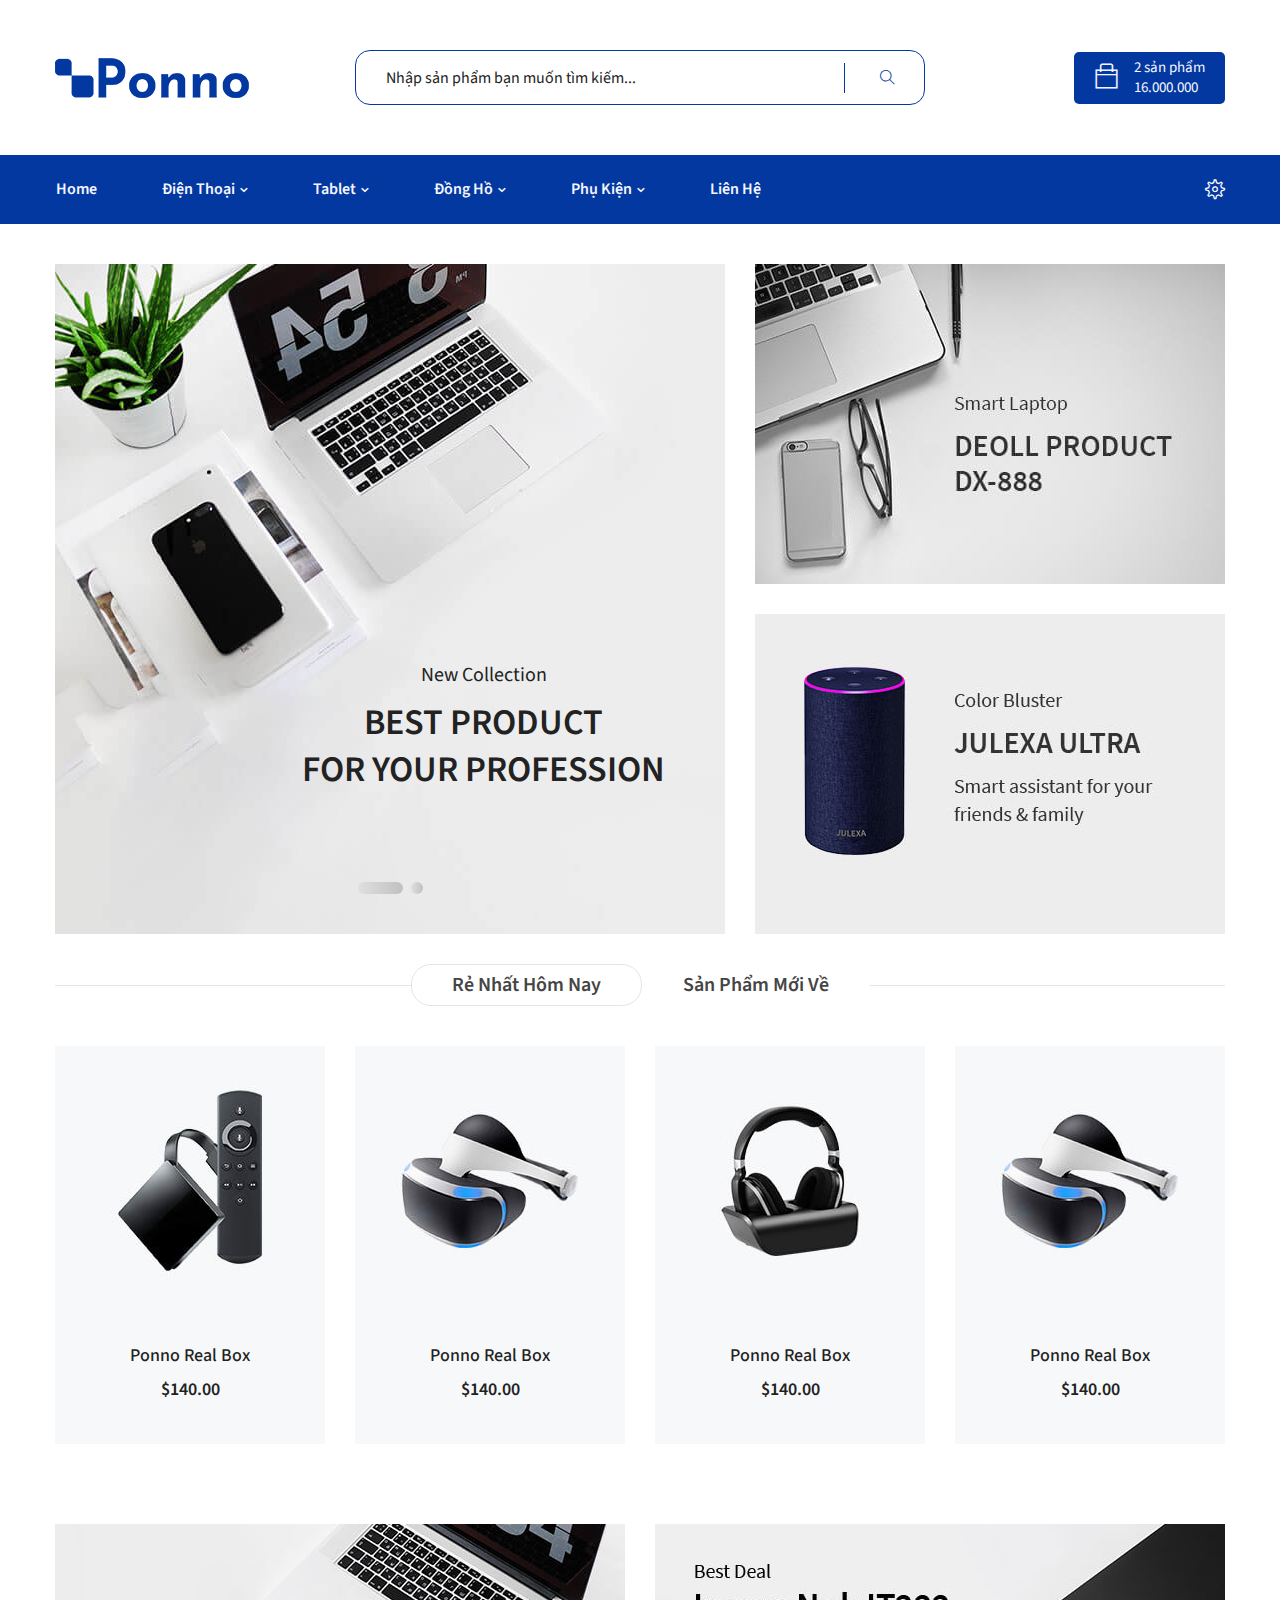
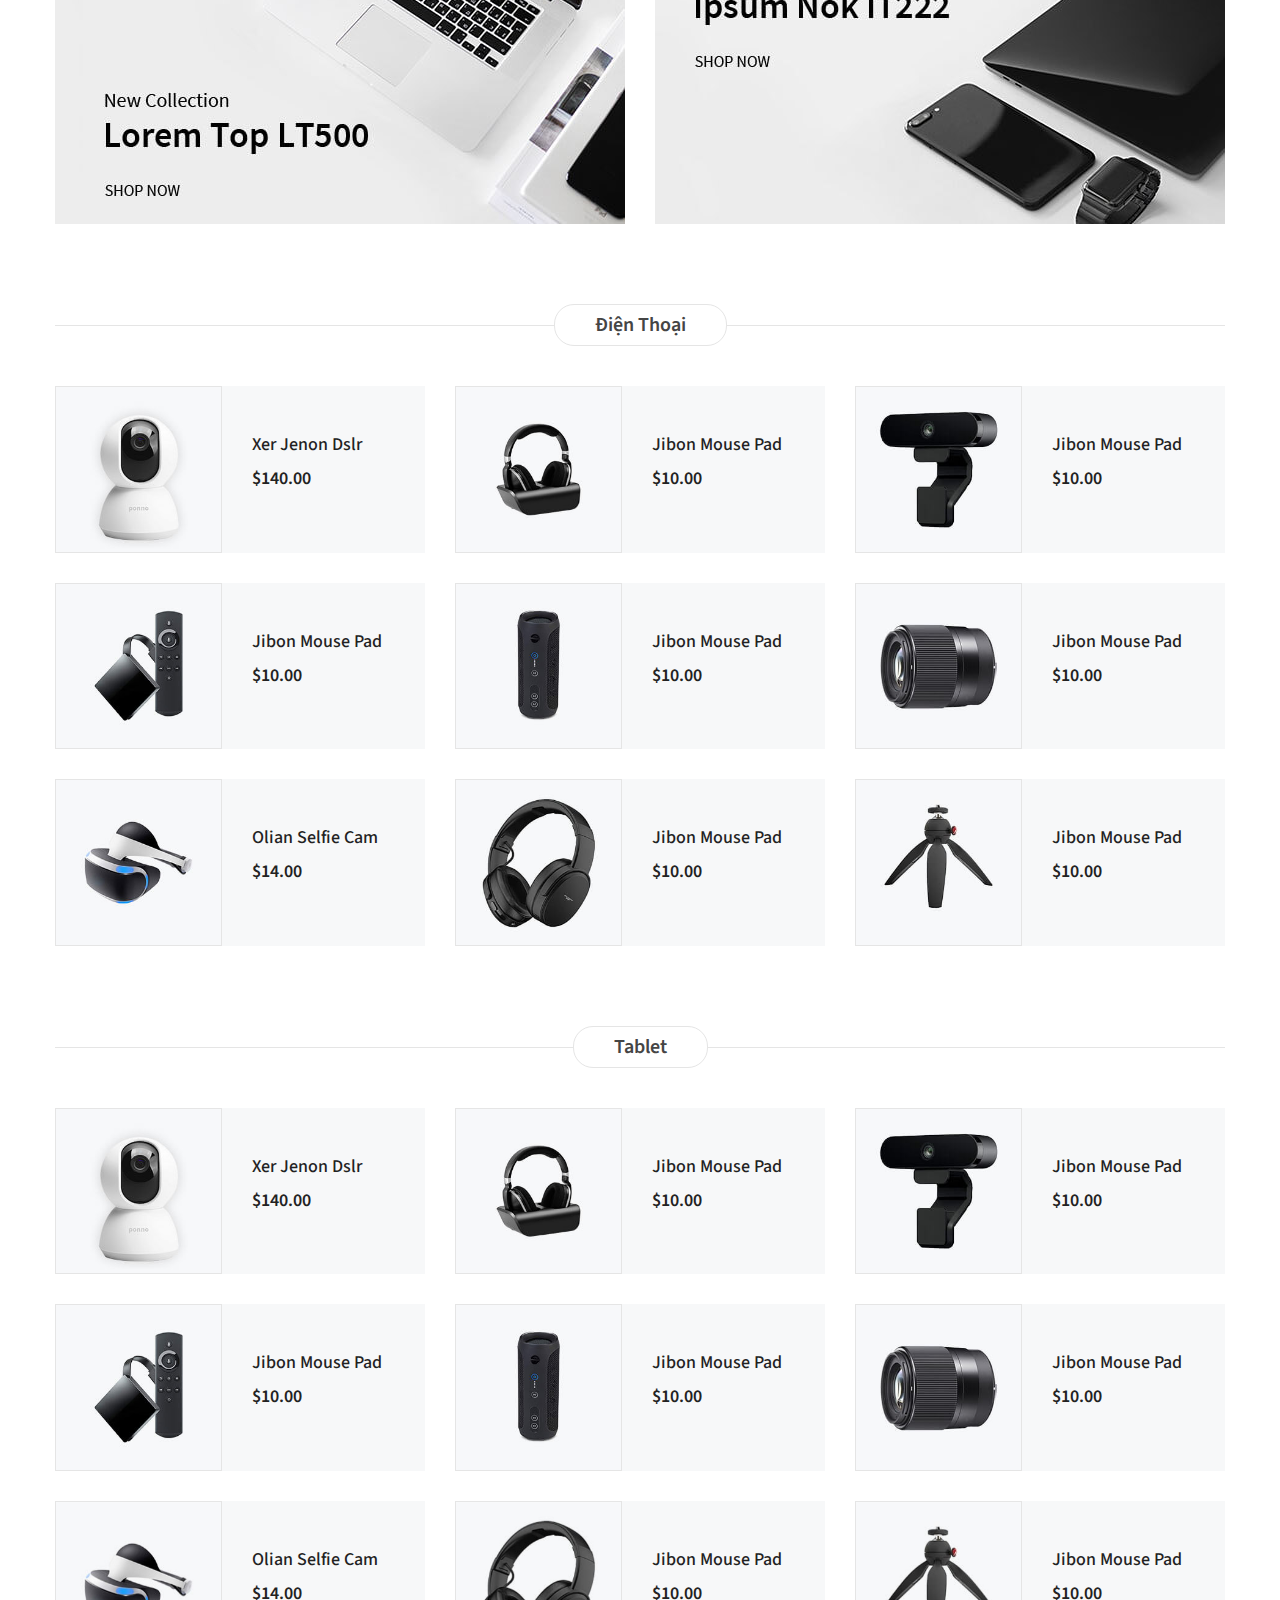
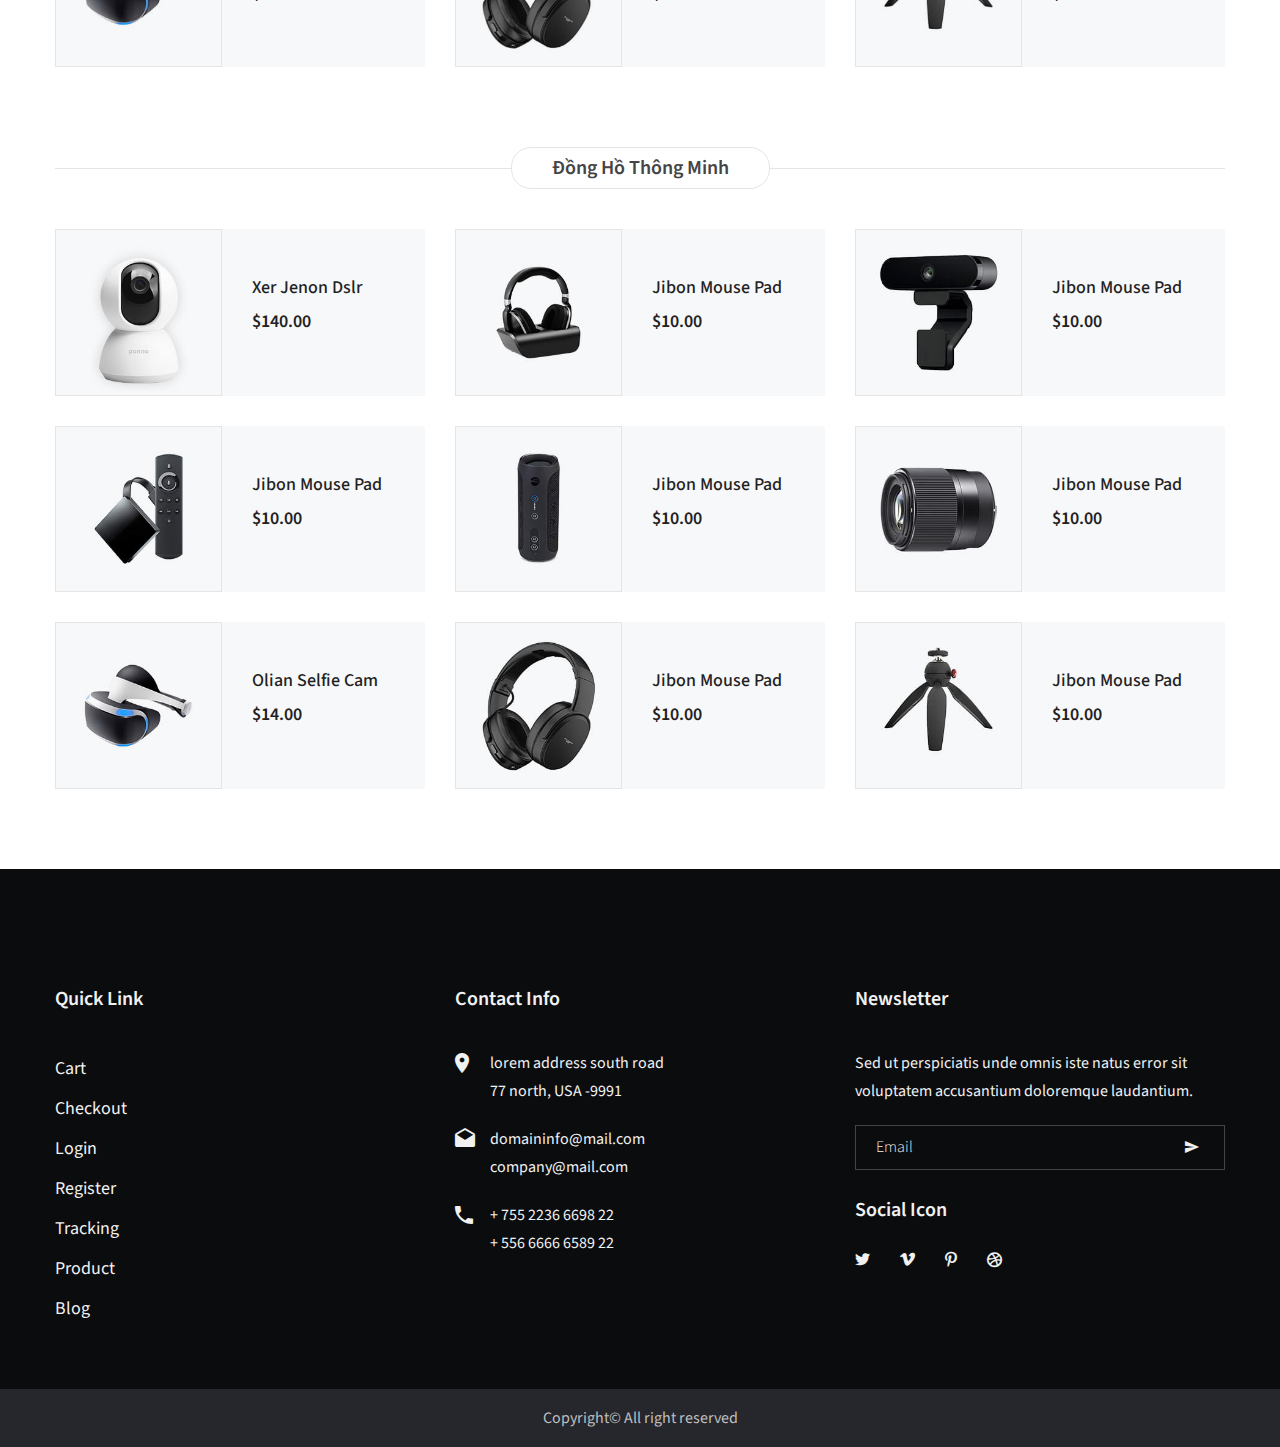
<file: index.html>
<!doctype html>
<html class="no-js" lang="vi">


<head>
    <meta charset="utf-8">
    <meta http-equiv="x-ua-compatible" content="ie=edge">
    <title>Home || Ponno eCommerce Bootstrap 4 Template</title>
    <meta name="viewport" content="width=device-width, initial-scale=1, shrink-to-fit=no">
    <!-- Favicons -->
    <link rel="shortcut icon" href="img/favicon.ico">
    <!-- Fontawesome css -->
    <link rel="stylesheet" href="css/font-awesome.min.css">
    <!-- Animate css -->
    <link rel="stylesheet" href="css/animate.css">
    <!-- Themify Icon css -->
    <link rel="stylesheet" href="css/themify-icons.css">
    <!-- Stroke Gap Icon css -->
    <link rel="stylesheet" href="css/stroke-gap.css">
    <!-- Material Design Iconic Font css -->
    <link rel="stylesheet" href="css/material-design-iconic-font.min.css">
    <!-- Nice select css -->
    <link rel="stylesheet" href="css/nice-select.css">
    <!-- Jquery fancybox css -->
    <link rel="stylesheet" href="css/jquery.fancybox.css">
    <!-- Jquery ui price slider css -->
    <link rel="stylesheet" href="css/jquery-ui.min.css">
    <!-- Meanmenu css -->
    <link rel="stylesheet" href="css/meanmenu.min.css">
    <!-- Owl carousel css -->
    <link rel="stylesheet" href="css/owl.carousel.min.css">
     <!-- Slick Slider css -->
    <link rel="stylesheet" href="css/slick.css">
    <!-- Bootstrap css -->
    <link rel="stylesheet" href="css/bootstrap.min.css">
    <!-- Custom css -->
    <link rel="stylesheet" href="css/default.css">
    <!-- Main css -->
    <link rel="stylesheet" href="style.css">
    <!-- Responsive css -->
    <link rel="stylesheet" href="css/responsive.css">

    <!-- Modernizer js -->
    <script src="js/vendor/modernizr-3.5.0.min.js"></script>
</head>

<body>
    <div class="wrapper">
        <!-- Header Area Start Here -->
        <header class="header-area">
            <div class="header-top">
                <div class="container">
                    <div class="row align-items-center text-center text-md-left">
                        <!-- Logo Start -->
                        <div class="col-md-3 col order-1 order-md-1 mb-sm-30">
                            <div class="logo">
                                <a href="index.html"><img src="img/logo/logo.png" alt="logo-img"></a>
                            </div>
                        </div>
                        <!-- Logo End -->
                        <!-- Search Box Start Here -->
                        <div class="col-md-6  order-3 order-md-2">
                            <div class=" categorie-search-box">
                                <form action="#">
                                    <input type="text" name="search" placeholder="Nhập sản phẩm bạn muốn tìm kiếm...">
                                    <button>
                                        <span class="ti-search"></span>
                                    </button>
                                </form>
                            </div>    
                        </div>
                        <!-- Search Box End Here -->
                        <!-- Cart Box Start Here -->
                        <div class="col-md-3 col order-2 order-md-3 mb-sm-30">
                            <div class="cart-box float-md-right">
                                <div class="drodown-show">
                                    <a href="#">
                                        <span class="total-pro">2 sản phẩm <br><span>16.000.000</span></span>
                                    </a>
                                    <ul class="dropdown cart-box-width">
                                        <li>
                                            <!-- Cart Box Start -->
                                            <div class="single-cart-box">
                                                <div class="cart-img">
                                                    <a href="#">
                                                        <img src="img/products/p1.jpg" alt="cart-image">
                                                    </a>
                                                    <span class="pro-quantity">1X</span>
                                                </div>
                                                <div class="cart-content">
                                                    <h6>
                                                        <a href="product-details.html">Printed Summer Red </a>
                                                    </h6>
                                                    <span class="cart-price">27.45</span>
                                                    <span>Size: S</span>
                                                    <span>Color: Yellow</span>
                                                </div>
                                                <a class="del-icone" href="#">
                                                    <span class="ti-close"></span>
                                                </a>
                                            </div>
                                            <!-- Cart Box End -->
                                            <!-- Cart Box Start -->
                                            <div class="single-cart-box">
                                                <div class="cart-img">
                                                    <a href="#">
                                                        <img src="img/products/p2.jpg" alt="cart-image">
                                                    </a>
                                                    <span class="pro-quantity">1X</span>
                                                </div>
                                                <div class="cart-content">
                                                    <h6>
                                                        <a href="product-details.html">Printed Round Neck</a>
                                                    </h6>
                                                    <span class="cart-price">45.00</span>
                                                    <span>Size: XL</span>
                                                    <span>Color: Green</span>
                                                </div>
                                                <a class="del-icone" href="#">
                                                    <span class="ti-close"></span>
                                                </a>
                                            </div>
                                            <!-- Cart Box End -->
                                            <!-- Cart Footer Inner Start -->
                                            <div class="cart-footer">
                                                <ul class="price-content">
                                                    <li>Subtotal
                                                        <span>$57.95</span>
                                                    </li>
                                                    <li>Shipping
                                                        <span>$7.00</span>
                                                    </li>
                                                    <li>Taxes
                                                        <span>$0.00</span>
                                                    </li>
                                                    <li>Total
                                                        <span>$64.95</span>
                                                    </li>
                                                </ul>
                                                <div class="cart-actions text-center">
                                                    <a class="cart-checkout" href="cart.html">Giỏ Hàng</a>
                                                </div>
                                                <div class="cart-actions text-center">
                                                    <a class="cart-checkout" href="checkout.html">Thanh Toán</a>
                                                </div>
                                            </div>
                                            <!-- Cart Footer Inner End -->
                                        </li>
                                    </ul>
                                </div>
                            </div>
                        </div>
                        <!-- Cart Box End Here -->
                    </div>
                </div>
            </div>
            <div class="header-bottom blue-bg header-sticky">
                 <div class="container">
                        <div class="row align-items-center">
                            <!-- Menu Area Start Here -->
                            <div class="col-lg-10 d-none d-lg-block">
                                <nav>
                                    <ul class="header-menu-list">
                                        <li><a href="index.html">Home</a></li>
                                        <li>
                                            <a class="drop-icon" href="shop.html">Điện Thoại</a>
                                            <!--  Mega-Menu Start -->
                                            <ul class="ht-dropdown megamenu">
                                                <!-- Single Column Start -->
                                                <li>
                                                    <ul>
                                                        <li>
                                                            <a href="shop.html">Samsung</a>
                                                        </li>
                                                        <li>
                                                            <a href="shop.html">Oppo</a>
                                                        </li>
                                                        <li>
                                                            <a href="shop.html">Asus</a>
                                                        </li>
                                                        <li>
                                                            <a href="shop.html">Google</a>
                                                        </li>
                                                        <li>
                                                            <a href="shop.html">Sony</a>
                                                        </li>
                                                    </ul>
                                                </li>
                                                <!-- Single Column End -->
                                                <!-- Single Column Start -->
                                                <li>
                                                    <ul>
                                                        <li>
                                                            <a href="shop.html">Apple (Iphone)</a>
                                                        </li>
                                                        <li>
                                                            <a href="shop.html">One Plus</a>
                                                        </li>
                                                        <li>
                                                            <a href="shop.html">Nokia</a>
                                                        </li>
                                                        <li>
                                                            <a href="shop.html">Vsmart</a>
                                                        </li>
                                                        <li>
                                                            <a href="shop.html">Huawei</a>
                                                        </li>
                                                    </ul>
                                                </li>
                                                <!-- Single Column End -->
                                                <!-- Single Column Start -->
                                                <li>
                                                    <ul>
                                                        <li>
                                                            <a href="shop.html">LG</a>
                                                        </li>
                                                        <li>
                                                            <a href="shop.html">HTC</a>
                                                        </li>
                                                        <li>
                                                            <a href="shop.html">Lenovo</a>
                                                        </li>
                                                        <li>
                                                            <a href="shop.html">Meizu</a>
                                                        </li>
                                                        <li>
                                                            <a href="shop.html">Vivo</a>
                                                        </li>
                                                    </ul>
                                                </li>
                                                <!-- Single Column End -->
                                            </ul>
                                            <!-- Mega-Menu End -->
                                        </li>
                                         <li>
                                            <a class="drop-icon" href="#">Tablet</a>
                                            <!-- Home Version Dropdown Start -->
                                            <ul class="ht-dropdown">
                                                <li>
                                                    <a href="shop.html">Samsung</a>
                                                </li>
                                                <li>
                                                    <a href="shop.html">HTC</a>
                                                </li>
                                                <li>
                                                    <a href="shop.html">Apple</a>
                                                </li>
                                                <li>
                                                    <a href="shop.html">Xiaomi</a>
                                                </li>
                                                <li>
                                                    <a href="shop.html">Vivo</a>
                                                </li>
                                            </ul>
                                            <!-- Home Version Dropdown End -->
                                        </li>
                                         <li>
                                            <a class="drop-icon" href="blog.html">Đồng Hồ</a>
                                            <!-- Home Version Dropdown Start -->
                                            <ul class="ht-dropdown blog-dropdown">
                                                <li>
                                                    <a href="shop.html">LG</a>
                                                </li>
                                                <li>
                                                    <a href="shop.html">HTC</a>
                                                </li>
                                                <li>
                                                    <a href="shop.html">Lenovo</a>
                                                </li>
                                                <li>
                                                    <a href="shop.html">Meizu</a>
                                                </li>
                                                <li>
                                                    <a href="shop.html">Vivo</a>
                                                </li>
                                            </ul>
                                            <!-- Home Version Dropdown End -->
                                        </li>
                                        <li>
                                            <a class="drop-icon" href="blog.html">Phụ Kiện</a>
                                            <!-- Home Version Dropdown Start -->
                                            <ul class="ht-dropdown blog-dropdown">
                                                <li>
                                                    <a href="shop.html">LG</a>
                                                </li>
                                                <li>
                                                    <a href="shop.html">HTC</a>
                                                </li>
                                                <li>
                                                    <a href="shop.html">Lenovo</a>
                                                </li>
                                                <li>
                                                    <a href="shop.html">Meizu</a>
                                                </li>
                                                <li>
                                                    <a href="shop.html">Vivo</a>
                                                </li>
                                            </ul>
                                            <!-- Home Version Dropdown End -->
                                        </li>
                                        <li><a href="contact.html">Liên Hệ</a></li>
                                    </ul>
                                </nav>
                            </div>
                            <!-- Menu Area End Here -->
                            <!-- Cart Box Start Here -->
                            <div class="col-lg-2">
                                <div class="setting-box float-right">
                                    <ul>
                                        <li class="drodown-show"><a href="#"><span class="ti-settings"></span></a>
                                            <!-- Currency & Language Selection Start -->
                                            <ul class="dropdown cart-box-width currency-selector">
                                                <li>
                                                    <h3>My Account </h3>
                                                    <ul>
                                                        <li><a href="register.html">Register</a></li>
                                                        <li><a href="login.html">Login</a></li>
                                                        <li><a href="account.html">My Account</a></li>
                                                        <li><a href="account.html">Logout</a></li>
                                                    </ul>
                                                </li>
                                            </ul>
                                            <!-- Currency & Language Selection End -->
                                        </li>
                                    </ul>
                                </div>
                            </div>
                            <!-- Cart Box End Here -->
                        </div>
                        <!-- Row End -->
                        <!-- Mobile Menu Start Here -->
                        <div class="mobile-menu d-block d-lg-none" data-menu="Menu">
                            <nav>
                                <ul>
                                    <li>
                                        <a href="index.html">home</a>
                                        <!-- Home Version Dropdown Start -->
                                        <ul>
                                            <li>
                                                <a href="index.html">Home Style 1</a>
                                            </li>
                                            <li>
                                                <a href="home-2.html">Home Style 2</a>
                                            </li>
                                        </ul>
                                        <!-- Home Version Dropdown End -->
                                    </li>
                                    <li>
                                        <a href="#">Mobile</a>
                                        <!-- Men Accessories Dropdown Start -->
                                        <ul class="submobile-mega-dropdown">
                                            <li>
                                                <a href="#">Electra Shope</a>
                                                <!-- Watches Dropdown Start -->
                                                <ul>
                                                    <li>
                                                        <a href="shop.html">Integrated Systems</a>
                                                    </li>
                                                    <li>
                                                        <a href="shop.html">DJI</a>
                                                    </li>
                                                    <li>
                                                        <a href="shop.html">Power Vision</a>
                                                    </li>
                                                    <li>
                                                        <a href="shop.html">Ryze Tech</a>
                                                    </li>
                                                    <li>
                                                        <a href="shop.html">Yuneec</a>
                                                    </li>
                                                </ul>
                                                <!-- Watches Dropdown End -->
                                            </li>
                                            <li>
                                                <a href="#">Stroller Shop</a>
                                                <!-- Shoes Dropdown Start -->
                                                <ul>
                                                    <li>
                                                        <a href="shop.html">Joggers</a>
                                                    </li>
                                                    <li>
                                                        <a href="shop.html">Lightweight</a>
                                                    </li>
                                                    <li>
                                                        <a href="shop.html">Prams</a>
                                                    </li>
                                                    <li>
                                                        <a href="shop.html">Standard</a>
                                                    </li>
                                                    <li>
                                                        <a href="shop.html">Travel Systems</a>
                                                    </li>
                                                </ul>
                                                <!-- Shoes Dropdown End -->
                                            </li>
                                            <li>
                                                <a href="#">smartwatch Shop</a>
                                                <!-- Bags Dropdown Start -->
                                                <ul>
                                                    <li>
                                                        <a href="shop.html">Men's Watches</a>
                                                    </li>
                                                    <li>
                                                        <a href="shop.html">Ladies Watches</a>
                                                    </li>
                                                    <li>
                                                        <a href="shop.html">Sport Watch</a>
                                                    </li>
                                                    <li>
                                                        <a href="shop.html">Wrist Watches</a>
                                                    </li>
                                                    <li>
                                                        <a href="shop.html">Watch Bands</a>
                                                    </li>
                                                </ul>
                                                <!-- Bags Dropdown End -->
                                            </li>
                                            <li>
                                                <a href="#">Scooter Shop</a>
                                                <!-- Bags Dropdown Start -->
                                                <ul>
                                                    <li>
                                                        <a href="shop.html">Pro Scooters</a>
                                                    </li>
                                                    <li>
                                                        <a href="shop.html">Custom Scooters</a>
                                                    </li>
                                                    <li>
                                                        <a href="shop.html">Kids Scooters</a>
                                                    </li>
                                                    <li>
                                                        <a href="shop.html">Dirt Scooters</a>
                                                    </li>
                                                    <li>
                                                        <a href="shop.html">Adult / Commuter Scooters</a>
                                                    </li>
                                                </ul>
                                                <!-- Bags Dropdown End -->
                                            </li>
                                        </ul>
                                        <!-- Men Accessories Dropdown End -->
                                    </li>
                                    <li>
                                        <a href="#">shop</a>
                                        <!-- Mobile Menu Dropdown Start -->
                                        <ul>
                                            <li>
                                                <a href="shop.html">Shop</a>
                                            </li>
                                            <li>
                                                <a href="product-details.html">product details</a>
                                            </li>
                                            <li>
                                                <a href="compare.html">compare</a>
                                            </li>
                                            <li>
                                                <a href="cart.html">cart</a>
                                            </li>
                                            <li>
                                                <a href="checkout.html">checkout</a>
                                            </li>
                                            <li>
                                                <a href="wishlist.html">wishlist</a>
                                            </li>
                                        </ul>
                                        <!-- Mobile Menu Dropdown End -->
                                    </li>
                                    <li>
                                        <a href="#">Blog</a>
                                        <!-- Mobile Menu Dropdown Start -->
                                        <ul>
                                            <li>
                                                <a href="blog.html">blog</a>
                                            </li>
                                            <li>
                                                <a href="blog-details.html">Blog Details</a>
                                            </li>
                                        </ul>
                                        <!-- Mobile Menu Dropdown End -->
                                    </li>
                                    <li>
                                        <a href="#">pages</a>
                                        <!-- Mobile Menu Dropdown Start -->
                                        <ul>
                                            <li>
                                                <a href="about.html">about us</a>
                                            </li>
                                            <li>
                                                <a href="account.html">My account</a>
                                            </li>
                                            <li>
                                                <a href="register.html">register</a>
                                            </li>
                                            <li>
                                                <a href="login.html">Login</a>
                                            </li>
                                            <li>
                                                <a href="404.html">404</a>
                                            </li>
                                            <li>
                                                <a href="forgot-password.html">forgot password</a>
                                            </li>
                                        </ul>
                                        <!-- Mobile Menu Dropdown End -->
                                    </li>
                                    <li><a href="about.html">About Us</a></li>
                                    <li><a href="contact.html">Contact Us</a></li>
                                </ul>
                            </nav>
                        </div>
                        <!-- Mobile Menu End Here -->
                </div>
                 <!-- Container End -->
            </div>
        </header>
        <!-- Header Area End Here -->
        <!-- Slider Area Start -->
        <div class="slider-area slider-style-two pt-40 pb-30">
            <!-- Slider Area Start Here -->
            <div class="container">
                <div class="row">
                    <div class="col-lg-7 col-md-7 mb-sm-30">
                         <div class="slider-activation owl-carousel text-center">
                            <!-- Start Single Slide -->
                            <div class="slide align-center-left animation-style-01 bg-image-2">
                                <div class="slider-content">
                                    <h6>New Collection</h6>
                                    <h1>Best Product <br> for your profession</h1>
                                </div>
                            </div>
                            <!-- End Single Slide -->
                            <!-- Start Single Slide -->
                            <div class="slide align-center-left animation-style-02 bg-image-3">
                                <div class="slider-content">
                                    <h6>Collection 2018</h6>
                                    <h1>Best Product for <br> your profession</h1>
                                </div>
                            </div>
                            <!-- End Single Slide -->
                        </div>
                        <!-- Slider Area End Here -->
                    </div>
                    <div class="col-lg-5 col-md-5">
                        <div class="dual-banner">
                            <div class="single-banner zoom mb-30">
                                <a href="shop.html"><img src="img/banner/b7.jpg" alt="banner-img"></a>
                            </div>
                            <div class="single-banner zoom">
                                <a href="shop.html"><img src="img/banner/b8.jpg" alt="banner-img"></a>
                            </div>
                        </div>
                    </div>
                </div>
            </div>
        </div>
        <!-- Slider Area End -->
        <!-- Hot Deal Area Start Here -->
        
        <!-- Hot Deal Area End Here -->
        <!-- Featured Product Start Here -->
        <div class="featured-pro pb-80">
            <div class="container">
                 <div class="main-product-tab-area">
                    <!-- Nav tabs -->
                    <ul class="nav tabs-area pro-tabs-area" role="tablist">
                        <li class="nav-item">
                            <a class="active" data-toggle="tab" href="#best-deal">Rẻ Nhất hôm nay</a>
                        </li>
                        <li class="nav-item">
                            <a data-toggle="tab" href="#new-pro">Sản phẩm mới về</a>
                        </li>
                    </ul>
                    <!-- Tab Contetn Start -->
                    <div class="tab-content">
                        <div id="best-deal" class="tab-pane fade show active">
                            <!-- Best Deal Product Activation Start Here -->
                            <div class="feature-pro-active owl-carousel">
                                <!-- Single Product Start -->
                                <div class="single-ponno-product">
                                    <!-- Product Image Start -->
                                    <div class="pro-img">
                                        <a href="product-details.html">
                                            <img class="primary-img" src="img/products/p2.jpg" alt="single-product">
                                        </a>
                                    </div>
                                    <!-- Product Image End -->
                                    <!-- Product Content Start -->
                                    <div class="pro-content">
                                        <div class="pro-info">
                                            <h4><a href="product-details.html">Ponno Real Box</a></h4>
                                            <p><span class="special-price">$140.00</span></p>
                                        </div>
                                        <div class="pro-add-cart">
                                            <a href="cart.html" title="Add to Cart">Add To Cart</a>
                                        </div>
                                    </div>
                                    <!-- Product Content End -->
                                </div>
                                <!-- Single Product End -->
                                <div class="single-ponno-product">
                                    <!-- Product Image Start -->
                                    <div class="pro-img">
                                        <a href="product-details.html">
                                            <img class="primary-img" src="img/products/p3.jpg" alt="single-product">
                                        </a>
                                    </div>
                                    <!-- Product Image End -->
                                    <!-- Product Content Start -->
                                    <div class="pro-content">
                                        <div class="pro-info">
                                            <h4><a href="product-details.html">Ponno Real Box</a></h4>
                                            <p><span class="special-price">$140.00</span></p>
                                        </div>
                                        <div class="pro-add-cart">
                                            <a href="cart.html" title="Add to Cart">Add To Cart</a>
                                        </div>
                                    </div>
                                    <!-- Product Content End -->
                                </div>
                                <div class="single-ponno-product">
                                    <!-- Product Image Start -->
                                    <div class="pro-img">
                                        <a href="product-details.html">
                                            <img class="primary-img" src="img/products/p4.jpg" alt="single-product">
                                        </a>
                                    </div>
                                    <!-- Product Image End -->
                                    <!-- Product Content Start -->
                                    <div class="pro-content">
                                        <div class="pro-info">
                                            <h4><a href="product-details.html">Ponno Real Box</a></h4>
                                            <p><span class="special-price">$140.00</span></p>
                                        </div>
                                        <div class="pro-add-cart">
                                            <a href="cart.html" title="Add to Cart">Add To Cart</a>
                                        </div>
                                    </div>
                                    <!-- Product Content End -->
                                </div>
                                <div class="single-ponno-product">
                                    <!-- Product Image Start -->
                                    <div class="pro-img">
                                        <a href="product-details.html">
                                            <img class="primary-img" src="img/products/p3.jpg" alt="single-product">
                                        </a>
                                    </div>
                                    <!-- Product Image End -->
                                    <!-- Product Content Start -->
                                    <div class="pro-content">
                                        <div class="pro-info">
                                            <h4><a href="product-details.html">Ponno Real Box</a></h4>
                                            <p><span class="special-price">$140.00</span></p>
                                        </div>
                                        <div class="pro-add-cart">
                                            <a href="cart.html" title="Add to Cart">Add To Cart</a>
                                        </div>
                                    </div>
                                    <!-- Product Content End -->
                                </div>
                                <!-- Single Product Start -->
                                <div class="single-ponno-product">
                                    <!-- Product Image Start -->
                                    <div class="pro-img">
                                        <a href="product-details.html">
                                            <img class="primary-img" src="img/products/p5.jpg" alt="single-product">
                                        </a>
                                    </div>
                                    <!-- Product Image End -->
                                    <!-- Product Content Start -->
                                    <div class="pro-content">
                                        <div class="pro-info">
                                            <h4><a href="product-details.html">Ponno Real Box</a></h4>
                                            <p><span class="special-price">$140.00</span></p>
                                        </div>
                                        <div class="pro-add-cart">
                                            <a href="cart.html" title="Add to Cart">Add To Cart</a>
                                        </div>
                                    </div>
                                    <!-- Product Content End -->
                                </div>
                                <!-- Single Product End -->
                            </div>
                            <!-- Best Deal Product Activation End Here -->
                        </div>
                        <!-- #best-deal End Here -->
                        <div id="new-pro" class="tab-pane fade">
                            <!-- New Product Activation Start Here -->
                            <div class="feature-pro-active owl-carousel">
                                <!-- Single Product Start -->
                                <div class="single-ponno-product">
                                    <!-- Product Image Start -->
                                    <div class="pro-img">
                                        <a href="product-details.html">
                                            <img class="primary-img" src="img/products/p2.jpg" alt="single-product">
                                        </a>
                                    </div>
                                    <!-- Product Image End -->
                                    <!-- Product Content Start -->
                                    <div class="pro-content">
                                        <div class="pro-info">
                                            <h4><a href="product-details.html">Ponno Real Box</a></h4>
                                            <p><span class="special-price">$140.00</span></p>
                                        </div>
                                        <div class="pro-add-cart">
                                            <a href="cart.html" title="Add to Cart">Add To Cart</a>
                                        </div>
                                    </div>
                                    <!-- Product Content End -->
                                </div>
                                <!-- Single Product End -->
                                <div class="single-ponno-product">
                                    <!-- Product Image Start -->
                                    <div class="pro-img">
                                        <a href="product-details.html">
                                            <img class="primary-img" src="img/products/p3.jpg" alt="single-product">
                                        </a>
                                    </div>
                                    <!-- Product Image End -->
                                    <!-- Product Content Start -->
                                    <div class="pro-content">
                                        <div class="pro-info">
                                            <h4><a href="product-details.html">Ponno Real Box</a></h4>
                                            <p><span class="special-price">$140.00</span></p>
                                        </div>
                                        <div class="pro-add-cart">
                                            <a href="cart.html" title="Add to Cart">Add To Cart</a>
                                        </div>
                                    </div>
                                    <!-- Product Content End -->
                                </div>
                                <div class="single-ponno-product">
                                    <!-- Product Image Start -->
                                    <div class="pro-img">
                                        <a href="product-details.html">
                                            <img class="primary-img" src="img/products/p4.jpg" alt="single-product">
                                        </a>
                                    </div>
                                    <!-- Product Image End -->
                                    <!-- Product Content Start -->
                                    <div class="pro-content">
                                        <div class="pro-info">
                                            <h4><a href="product-details.html">Ponno Real Box</a></h4>
                                            <p><span class="special-price">$140.00</span></p>
                                        </div>
                                        <div class="pro-add-cart">
                                            <a href="cart.html" title="Add to Cart">Add To Cart</a>
                                        </div>
                                    </div>
                                    <!-- Product Content End -->
                                </div>
                                <div class="single-ponno-product">
                                    <!-- Product Image Start -->
                                    <div class="pro-img">
                                        <a href="product-details.html">
                                            <img class="primary-img" src="img/products/p3.jpg" alt="single-product">
                                        </a>
                                    </div>
                                    <!-- Product Image End -->
                                    <!-- Product Content Start -->
                                    <div class="pro-content">
                                        <div class="pro-info">
                                            <h4><a href="product-details.html">Ponno Real Box</a></h4>
                                            <p><span class="special-price">$140.00</span></p>
                                        </div>
                                        <div class="pro-add-cart">
                                            <a href="cart.html" title="Add to Cart">Add To Cart</a>
                                        </div>
                                    </div>
                                    <!-- Product Content End -->
                                </div>
                                <div class="single-ponno-product">
                                    <!-- Product Image Start -->
                                    <div class="pro-img">
                                        <a href="product-details.html">
                                            <img class="primary-img" src="img/products/p3.jpg" alt="single-product">
                                        </a>
                                    </div>
                                    <!-- Product Image End -->
                                    <!-- Product Content Start -->
                                    <div class="pro-content">
                                        <div class="pro-info">
                                            <h4><a href="product-details.html">Ponno Real Box</a></h4>
                                            <p><span class="special-price">$140.00</span></p>
                                        </div>
                                        <div class="pro-add-cart">
                                            <a href="cart.html" title="Add to Cart">Add To Cart</a>
                                        </div>
                                    </div>
                                    <!-- Product Content End -->
                                </div>
                            </div>
                            <!-- New Product Activation End Here -->
                        </div>
                    </div>
                    <!-- Tab Content End -->
                </div>
                <!-- main-product-tab-area-->
            </div>
        </div>
        <!-- Featured Product End Here -->
        <!-- Dual Banner Start Here -->
        <div class="dual-banner pb-80">
            <div class="container">
                <div class="row">
                    <div class="col-md-6 mb-sm-30">
                        <!-- Single Bannner Start Here -->
                        <div class="single-banner zoom">
                            <a href="shop.html"><img src="img/banner/b2.jpg" alt="banner-img"></a>
                        </div>
                        <!-- Single Bannner End Here -->
                    </div>
                    <div class="col-md-6">
                         <!-- Single Bannner Start Here -->
                        <div class="single-banner zoom">
                            <a href="shop.html"><img src="img/banner/b3.jpg" alt="banner-img"></a>
                        </div>
                        <!-- Single Bannner End Here -->
                    </div>
                </div>
            </div>
        </div>
        <!-- Dual Banner End Here -->
        <!-- Laptop & Computer Products Start Here -->
        <div class="lapto-computers pb-80">
            <div class="container">
                <ul class="nav tabs-area pro-tabs-area" role="tablist">
                    <li class="nav-item">
                        <a class="active" data-toggle="tab" href="#best-deal">Điện Thoại</a>
                    </li>
                </ul>
                <!-- Categorie Tab Contetn Start Here -->
                <div class="tab-content pro-style-changer">
                    <!-- Computer Product Start Here -->
                    <div id="computer" class="tab-pane fade show active">
                        <div class="row">
                            <div class="col-xl-4 col-lg-6 col-md-6 mb-lg-40">
                               <!-- Tripple Product Start Here-->
                                <div class="tripple-pro">
                                    <!-- Single Product Start -->
                                    <div class="single-ponno-product">
                                        <!-- Product Image Start -->
                                        <div class="pro-img">
                                            <a href="product-details.html">
                                                <img class="primary-img" src="img/products/p1.jpg" alt="single-product">
                                            </a>
                                        </div>
                                        <!-- Product Image End -->
                                        <!-- Product Content Start -->
                                        <div class="pro-content">
                                            <div class="pro-info">
                                                <h4><a href="product-details.html">xer jenon dslr</a></h4>
                                                <p><span class="special-price">$140.00</span></p>
                                            </div>
                                        </div>
                                        <!-- Product Content End -->
                                    </div>
                                    <!-- Single Product End -->
                                    <!-- Single Product Start -->
                                    <div class="single-ponno-product">
                                        <!-- Product Image Start -->
                                        <div class="pro-img">
                                            <a href="product-details.html">
                                                <img class="primary-img" src="img/products/p2.jpg" alt="single-product">
                                            </a>
                                        </div>
                                        <!-- Product Image End -->
                                        <!-- Product Content Start -->
                                        <div class="pro-content">
                                            <div class="pro-info">
                                                <h4><a href="product-details.html">jibon mouse pad</a></h4>
                                                <p><span class="special-price">$10.00</span></p>
                                            </div>
                                        </div>
                                        <!-- Product Content End -->
                                    </div>
                                    <!-- Single Product End -->
                                    <!-- Single Product Start -->
                                    <div class="single-ponno-product">
                                        <!-- Product Image Start -->
                                        <div class="pro-img">
                                            <a href="product-details.html">
                                                <img class="primary-img" src="img/products/p3.jpg" alt="single-product">
                                            </a>
                                        </div>
                                        <!-- Product Image End -->
                                        <!-- Product Content Start -->
                                        <div class="pro-content">
                                            <div class="pro-info">
                                                <h4><a href="product-details.html">olian selfie cam</a></h4>
                                                <p><span class="special-price">$14.00</span></p>
                                            </div>
                                        </div>
                                        <!-- Product Content End -->
                                    </div>
                                    <!-- Single Product End -->
                                </div>
                                <!-- Tripple Product Start Here-->
                            </div>
                            <div class="col-xl-4 col-lg-6 col-md-6 mb-lg-40">
                               <!-- Tripple Product Start Here-->
                                <div class="tripple-pro">
                                    <!-- Single Product Start -->
                                    <div class="single-ponno-product">
                                        <!-- Product Image Start -->
                                        <div class="pro-img">
                                            <a href="product-details.html">
                                                <img class="primary-img" src="img/products/p4.jpg" alt="single-product">
                                            </a>
                                        </div>
                                        <!-- Product Image End -->
                                        <!-- Product Content Start -->
                                        <div class="pro-content">
                                            <div class="pro-info">
                                                <h4><a href="product-details.html">jibon mouse pad</a></h4>
                                                <p><span class="special-price">$10.00</span></p>
                                            </div>
                                        </div>
                                        <!-- Product Content End -->
                                    </div>
                                    <!-- Single Product End -->
                                    <!-- Single Product Start -->
                                    <div class="single-ponno-product">
                                        <!-- Product Image Start -->
                                        <div class="pro-img">
                                            <a href="product-details.html">
                                                <img class="primary-img" src="img/products/p5.jpg" alt="single-product">
                                            </a>
                                        </div>
                                        <!-- Product Image End -->
                                        <!-- Product Content Start -->
                                        <div class="pro-content">
                                            <div class="pro-info">
                                                <h4><a href="product-details.html">jibon mouse pad</a></h4>
                                                <p><span class="special-price">$10.00</span></p>
                                            </div>
                                        </div>
                                        <!-- Product Content End -->
                                    </div>
                                    <!-- Single Product End -->
                                    <!-- Single Product Start -->
                                    <div class="single-ponno-product">
                                        <!-- Product Image Start -->
                                        <div class="pro-img">
                                            <a href="product-details.html">
                                                <img class="primary-img" src="img/products/p6.jpg" alt="single-product">
                                            </a>
                                        </div>
                                        <!-- Product Image End -->
                                        <!-- Product Content Start -->
                                        <div class="pro-content">
                                            <div class="pro-info">
                                                <h4><a href="product-details.html">jibon mouse pad</a></h4>
                                                <p><span class="special-price">$10.00</span></p>
                                            </div>
                                        </div>
                                        <!-- Product Content End -->
                                    </div>
                                    <!-- Single Product End -->
                                </div>
                                <!-- Tripple Product Start Here-->
                            </div>
                            <div class="col-xl-4 col-lg-6 col-md-6">
                               <!-- Tripple Product Start Here-->
                                <div class="tripple-pro">
                                    <!-- Single Product Start -->
                                    <div class="single-ponno-product">
                                        <!-- Product Image Start -->
                                        <div class="pro-img">
                                            <a href="product-details.html">
                                                <img class="primary-img" src="img/products/p7.jpg" alt="single-product">
                                            </a>
                                        </div>
                                        <!-- Product Image End -->
                                        <!-- Product Content Start -->
                                        <div class="pro-content">
                                            <div class="pro-info">
                                                <h4><a href="product-details.html">jibon mouse pad</a></h4>
                                                <p><span class="special-price">$10.00</span></p>
                                            </div>
                                        </div>
                                        <!-- Product Content End -->
                                    </div>
                                    <!-- Single Product End -->
                                    <!-- Single Product Start -->
                                    <div class="single-ponno-product">
                                        <!-- Product Image Start -->
                                        <div class="pro-img">
                                            <a href="product-details.html">
                                                <img class="primary-img" src="img/products/p8.jpg" alt="single-product">
                                            </a>
                                        </div>
                                        <!-- Product Image End -->
                                        <!-- Product Content Start -->
                                        <div class="pro-content">
                                            <div class="pro-info">
                                                <h4><a href="product-details.html">jibon mouse pad</a></h4>
                                                <p><span class="special-price">$10.00</span></p>
                                            </div>
                                        </div>
                                        <!-- Product Content End -->
                                    </div>
                                    <!-- Single Product End -->
                                    <!-- Single Product Start -->
                                    <div class="single-ponno-product">
                                        <!-- Product Image Start -->
                                        <div class="pro-img">
                                            <a href="product-details.html">
                                                <img class="primary-img" src="img/products/p9.jpg" alt="single-product">
                                            </a>
                                        </div>
                                        <!-- Product Image End -->
                                        <!-- Product Content Start -->
                                        <div class="pro-content">
                                            <div class="pro-info">
                                                <h4><a href="product-details.html">jibon mouse pad</a></h4>
                                                <p><span class="special-price">$10.00</span></p>
                                            </div>
                                        </div>
                                        <!-- Product Content End -->
                                    </div>
                                    <!-- Single Product End -->
                                </div>
                                <!-- Tripple Product Start Here-->
                            </div>
                        </div>
                    </div>
                </div>
                <!-- Categorie Tab Contetn End Here -->
            </div>
        </div>
        <div class="lapto-computers pb-80">
            <div class="container">
                <ul class="nav tabs-area pro-tabs-area" role="tablist">
                    <li class="nav-item">
                        <a class="active" data-toggle="tab" href="#best-deal">Tablet</a>
                    </li>
                </ul>
                <!-- Categorie Tab Contetn Start Here -->
                <div class="tab-content pro-style-changer">
                    <!-- Computer Product Start Here -->
                    <div id="computer" class="tab-pane fade show active">
                        <div class="row">
                            <div class="col-xl-4 col-lg-6 col-md-6 mb-lg-40">
                               <!-- Tripple Product Start Here-->
                                <div class="tripple-pro">
                                    <!-- Single Product Start -->
                                    <div class="single-ponno-product">
                                        <!-- Product Image Start -->
                                        <div class="pro-img">
                                            <a href="product-details.html">
                                                <img class="primary-img" src="img/products/p1.jpg" alt="single-product">
                                            </a>
                                        </div>
                                        <!-- Product Image End -->
                                        <!-- Product Content Start -->
                                        <div class="pro-content">
                                            <div class="pro-info">
                                                <h4><a href="product-details.html">xer jenon dslr</a></h4>
                                                <p><span class="special-price">$140.00</span></p>
                                            </div>
                                        </div>
                                        <!-- Product Content End -->
                                    </div>
                                    <!-- Single Product End -->
                                    <!-- Single Product Start -->
                                    <div class="single-ponno-product">
                                        <!-- Product Image Start -->
                                        <div class="pro-img">
                                            <a href="product-details.html">
                                                <img class="primary-img" src="img/products/p2.jpg" alt="single-product">
                                            </a>
                                        </div>
                                        <!-- Product Image End -->
                                        <!-- Product Content Start -->
                                        <div class="pro-content">
                                            <div class="pro-info">
                                                <h4><a href="product-details.html">jibon mouse pad</a></h4>
                                                <p><span class="special-price">$10.00</span></p>
                                            </div>
                                        </div>
                                        <!-- Product Content End -->
                                    </div>
                                    <!-- Single Product End -->
                                    <!-- Single Product Start -->
                                    <div class="single-ponno-product">
                                        <!-- Product Image Start -->
                                        <div class="pro-img">
                                            <a href="product-details.html">
                                                <img class="primary-img" src="img/products/p3.jpg" alt="single-product">
                                            </a>
                                        </div>
                                        <!-- Product Image End -->
                                        <!-- Product Content Start -->
                                        <div class="pro-content">
                                            <div class="pro-info">
                                                <h4><a href="product-details.html">olian selfie cam</a></h4>
                                                <p><span class="special-price">$14.00</span></p>
                                            </div>
                                        </div>
                                        <!-- Product Content End -->
                                    </div>
                                    <!-- Single Product End -->
                                </div>
                                <!-- Tripple Product Start Here-->
                            </div>
                            <div class="col-xl-4 col-lg-6 col-md-6 mb-lg-40">
                               <!-- Tripple Product Start Here-->
                                <div class="tripple-pro">
                                    <!-- Single Product Start -->
                                    <div class="single-ponno-product">
                                        <!-- Product Image Start -->
                                        <div class="pro-img">
                                            <a href="product-details.html">
                                                <img class="primary-img" src="img/products/p4.jpg" alt="single-product">
                                            </a>
                                        </div>
                                        <!-- Product Image End -->
                                        <!-- Product Content Start -->
                                        <div class="pro-content">
                                            <div class="pro-info">
                                                <h4><a href="product-details.html">jibon mouse pad</a></h4>
                                                <p><span class="special-price">$10.00</span></p>
                                            </div>
                                        </div>
                                        <!-- Product Content End -->
                                    </div>
                                    <!-- Single Product End -->
                                    <!-- Single Product Start -->
                                    <div class="single-ponno-product">
                                        <!-- Product Image Start -->
                                        <div class="pro-img">
                                            <a href="product-details.html">
                                                <img class="primary-img" src="img/products/p5.jpg" alt="single-product">
                                            </a>
                                        </div>
                                        <!-- Product Image End -->
                                        <!-- Product Content Start -->
                                        <div class="pro-content">
                                            <div class="pro-info">
                                                <h4><a href="product-details.html">jibon mouse pad</a></h4>
                                                <p><span class="special-price">$10.00</span></p>
                                            </div>
                                        </div>
                                        <!-- Product Content End -->
                                    </div>
                                    <!-- Single Product End -->
                                    <!-- Single Product Start -->
                                    <div class="single-ponno-product">
                                        <!-- Product Image Start -->
                                        <div class="pro-img">
                                            <a href="product-details.html">
                                                <img class="primary-img" src="img/products/p6.jpg" alt="single-product">
                                            </a>
                                        </div>
                                        <!-- Product Image End -->
                                        <!-- Product Content Start -->
                                        <div class="pro-content">
                                            <div class="pro-info">
                                                <h4><a href="product-details.html">jibon mouse pad</a></h4>
                                                <p><span class="special-price">$10.00</span></p>
                                            </div>
                                        </div>
                                        <!-- Product Content End -->
                                    </div>
                                    <!-- Single Product End -->
                                </div>
                                <!-- Tripple Product Start Here-->
                            </div>
                            <div class="col-xl-4 col-lg-6 col-md-6">
                               <!-- Tripple Product Start Here-->
                                <div class="tripple-pro">
                                    <!-- Single Product Start -->
                                    <div class="single-ponno-product">
                                        <!-- Product Image Start -->
                                        <div class="pro-img">
                                            <a href="product-details.html">
                                                <img class="primary-img" src="img/products/p7.jpg" alt="single-product">
                                            </a>
                                        </div>
                                        <!-- Product Image End -->
                                        <!-- Product Content Start -->
                                        <div class="pro-content">
                                            <div class="pro-info">
                                                <h4><a href="product-details.html">jibon mouse pad</a></h4>
                                                <p><span class="special-price">$10.00</span></p>
                                            </div>
                                        </div>
                                        <!-- Product Content End -->
                                    </div>
                                    <!-- Single Product End -->
                                    <!-- Single Product Start -->
                                    <div class="single-ponno-product">
                                        <!-- Product Image Start -->
                                        <div class="pro-img">
                                            <a href="product-details.html">
                                                <img class="primary-img" src="img/products/p8.jpg" alt="single-product">
                                            </a>
                                        </div>
                                        <!-- Product Image End -->
                                        <!-- Product Content Start -->
                                        <div class="pro-content">
                                            <div class="pro-info">
                                                <h4><a href="product-details.html">jibon mouse pad</a></h4>
                                                <p><span class="special-price">$10.00</span></p>
                                            </div>
                                        </div>
                                        <!-- Product Content End -->
                                    </div>
                                    <!-- Single Product End -->
                                    <!-- Single Product Start -->
                                    <div class="single-ponno-product">
                                        <!-- Product Image Start -->
                                        <div class="pro-img">
                                            <a href="product-details.html">
                                                <img class="primary-img" src="img/products/p9.jpg" alt="single-product">
                                            </a>
                                        </div>
                                        <!-- Product Image End -->
                                        <!-- Product Content Start -->
                                        <div class="pro-content">
                                            <div class="pro-info">
                                                <h4><a href="product-details.html">jibon mouse pad</a></h4>
                                                <p><span class="special-price">$10.00</span></p>
                                            </div>
                                        </div>
                                        <!-- Product Content End -->
                                    </div>
                                    <!-- Single Product End -->
                                </div>
                                <!-- Tripple Product Start Here-->
                            </div>
                        </div>
                    </div>
                </div>
                <!-- Categorie Tab Contetn End Here -->
            </div>
        </div>
        <div class="lapto-computers pb-80">
            <div class="container">
                <ul class="nav tabs-area pro-tabs-area" role="tablist">
                    <li class="nav-item">
                        <a class="active" data-toggle="tab" href="#best-deal">Đồng Hồ Thông Minh</a>
                    </li>
                </ul>
                <!-- Categorie Tab Contetn Start Here -->
                <div class="tab-content pro-style-changer">
                    <!-- Computer Product Start Here -->
                    <div id="computer" class="tab-pane fade show active">
                        <div class="row">
                            <div class="col-xl-4 col-lg-6 col-md-6 mb-lg-40">
                               <!-- Tripple Product Start Here-->
                                <div class="tripple-pro">
                                    <!-- Single Product Start -->
                                    <div class="single-ponno-product">
                                        <!-- Product Image Start -->
                                        <div class="pro-img">
                                            <a href="product-details.html">
                                                <img class="primary-img" src="img/products/p1.jpg" alt="single-product">
                                            </a>
                                        </div>
                                        <!-- Product Image End -->
                                        <!-- Product Content Start -->
                                        <div class="pro-content">
                                            <div class="pro-info">
                                                <h4><a href="product-details.html">xer jenon dslr</a></h4>
                                                <p><span class="special-price">$140.00</span></p>
                                            </div>
                                        </div>
                                        <!-- Product Content End -->
                                    </div>
                                    <!-- Single Product End -->
                                    <!-- Single Product Start -->
                                    <div class="single-ponno-product">
                                        <!-- Product Image Start -->
                                        <div class="pro-img">
                                            <a href="product-details.html">
                                                <img class="primary-img" src="img/products/p2.jpg" alt="single-product">
                                            </a>
                                        </div>
                                        <!-- Product Image End -->
                                        <!-- Product Content Start -->
                                        <div class="pro-content">
                                            <div class="pro-info">
                                                <h4><a href="product-details.html">jibon mouse pad</a></h4>
                                                <p><span class="special-price">$10.00</span></p>
                                            </div>
                                        </div>
                                        <!-- Product Content End -->
                                    </div>
                                    <!-- Single Product End -->
                                    <!-- Single Product Start -->
                                    <div class="single-ponno-product">
                                        <!-- Product Image Start -->
                                        <div class="pro-img">
                                            <a href="product-details.html">
                                                <img class="primary-img" src="img/products/p3.jpg" alt="single-product">
                                            </a>
                                        </div>
                                        <!-- Product Image End -->
                                        <!-- Product Content Start -->
                                        <div class="pro-content">
                                            <div class="pro-info">
                                                <h4><a href="product-details.html">olian selfie cam</a></h4>
                                                <p><span class="special-price">$14.00</span></p>
                                            </div>
                                        </div>
                                        <!-- Product Content End -->
                                    </div>
                                    <!-- Single Product End -->
                                </div>
                                <!-- Tripple Product Start Here-->
                            </div>
                            <div class="col-xl-4 col-lg-6 col-md-6 mb-lg-40">
                               <!-- Tripple Product Start Here-->
                                <div class="tripple-pro">
                                    <!-- Single Product Start -->
                                    <div class="single-ponno-product">
                                        <!-- Product Image Start -->
                                        <div class="pro-img">
                                            <a href="product-details.html">
                                                <img class="primary-img" src="img/products/p4.jpg" alt="single-product">
                                            </a>
                                        </div>
                                        <!-- Product Image End -->
                                        <!-- Product Content Start -->
                                        <div class="pro-content">
                                            <div class="pro-info">
                                                <h4><a href="product-details.html">jibon mouse pad</a></h4>
                                                <p><span class="special-price">$10.00</span></p>
                                            </div>
                                        </div>
                                        <!-- Product Content End -->
                                    </div>
                                    <!-- Single Product End -->
                                    <!-- Single Product Start -->
                                    <div class="single-ponno-product">
                                        <!-- Product Image Start -->
                                        <div class="pro-img">
                                            <a href="product-details.html">
                                                <img class="primary-img" src="img/products/p5.jpg" alt="single-product">
                                            </a>
                                        </div>
                                        <!-- Product Image End -->
                                        <!-- Product Content Start -->
                                        <div class="pro-content">
                                            <div class="pro-info">
                                                <h4><a href="product-details.html">jibon mouse pad</a></h4>
                                                <p><span class="special-price">$10.00</span></p>
                                            </div>
                                        </div>
                                        <!-- Product Content End -->
                                    </div>
                                    <!-- Single Product End -->
                                    <!-- Single Product Start -->
                                    <div class="single-ponno-product">
                                        <!-- Product Image Start -->
                                        <div class="pro-img">
                                            <a href="product-details.html">
                                                <img class="primary-img" src="img/products/p6.jpg" alt="single-product">
                                            </a>
                                        </div>
                                        <!-- Product Image End -->
                                        <!-- Product Content Start -->
                                        <div class="pro-content">
                                            <div class="pro-info">
                                                <h4><a href="product-details.html">jibon mouse pad</a></h4>
                                                <p><span class="special-price">$10.00</span></p>
                                            </div>
                                        </div>
                                        <!-- Product Content End -->
                                    </div>
                                    <!-- Single Product End -->
                                </div>
                                <!-- Tripple Product Start Here-->
                            </div>
                            <div class="col-xl-4 col-lg-6 col-md-6">
                               <!-- Tripple Product Start Here-->
                                <div class="tripple-pro">
                                    <!-- Single Product Start -->
                                    <div class="single-ponno-product">
                                        <!-- Product Image Start -->
                                        <div class="pro-img">
                                            <a href="product-details.html">
                                                <img class="primary-img" src="img/products/p7.jpg" alt="single-product">
                                            </a>
                                        </div>
                                        <!-- Product Image End -->
                                        <!-- Product Content Start -->
                                        <div class="pro-content">
                                            <div class="pro-info">
                                                <h4><a href="product-details.html">jibon mouse pad</a></h4>
                                                <p><span class="special-price">$10.00</span></p>
                                            </div>
                                        </div>
                                        <!-- Product Content End -->
                                    </div>
                                    <!-- Single Product End -->
                                    <!-- Single Product Start -->
                                    <div class="single-ponno-product">
                                        <!-- Product Image Start -->
                                        <div class="pro-img">
                                            <a href="product-details.html">
                                                <img class="primary-img" src="img/products/p8.jpg" alt="single-product">
                                            </a>
                                        </div>
                                        <!-- Product Image End -->
                                        <!-- Product Content Start -->
                                        <div class="pro-content">
                                            <div class="pro-info">
                                                <h4><a href="product-details.html">jibon mouse pad</a></h4>
                                                <p><span class="special-price">$10.00</span></p>
                                            </div>
                                        </div>
                                        <!-- Product Content End -->
                                    </div>
                                    <!-- Single Product End -->
                                    <!-- Single Product Start -->
                                    <div class="single-ponno-product">
                                        <!-- Product Image Start -->
                                        <div class="pro-img">
                                            <a href="product-details.html">
                                                <img class="primary-img" src="img/products/p9.jpg" alt="single-product">
                                            </a>
                                        </div>
                                        <!-- Product Image End -->
                                        <!-- Product Content Start -->
                                        <div class="pro-content">
                                            <div class="pro-info">
                                                <h4><a href="product-details.html">jibon mouse pad</a></h4>
                                                <p><span class="special-price">$10.00</span></p>
                                            </div>
                                        </div>
                                        <!-- Product Content End -->
                                    </div>
                                    <!-- Single Product End -->
                                </div>
                                <!-- Tripple Product Start Here-->
                            </div>
                        </div>
                    </div>
                </div>
                <!-- Categorie Tab Contetn End Here -->
            </div>
        </div>
        <!-- Laptop & Computer Products End Here -->
        <!-- Footer Area Start Here -->
        <footer class="footer-area black-bg pt-60">
            <div class="container">
                <div class="footer-middle ptb-60">
                    <div class="row">
                       <!-- Single Footer Start -->
                        
                        <!-- Single Footer End -->
                        <!-- Single Footer Start -->
                        <div class="col-lg-4 col-md-6 mb-all-40">
                            <div class="single-footer">
                                <h4 class="footer-title e-header">quick link</h4>
                                <div class="footer-content">
                                    <ul class="footer-list quick-link">
                                        <li><a href="cart.html">cart</a></li>
                                        <li><a href="checkout.html">checkout</a></li>
                                        <li><a href="login.html">login</a></li>
                                        <li><a href="register.html">register</a></li>
                                        <li><a href="#">tracking</a></li>
                                        <li><a href="#">product</a></li>
                                        <li><a href="blog.html">blog</a></li>
                                    </ul>
                                </div>
                            </div>
                        </div>
                        <!-- Single Footer End -->
                        <!-- Single Footer Start -->
                        <div class="col-lg-4 col-md-6 mb-sm-40">
                            <div class="single-footer">
                                <h4 class="footer-title e-header">contact info</h4>
                                <div class="footer-content">
                                    <ul class="footer-list contact-info">
                                        <li class="location">
                                            <p>lorem address south road</p>
                                            <p>77 north, USA -9991</p>
                                        </li>
                                        <li class="mail">
                                            <p>domaininfo@mail.com</p>
                                            <p>company@mail.com</p>
                                        </li>
                                        <li class="phone">
                                            <p>+ 755 2236 6698 22</p>
                                            <p>+ 556 6666 6589 22</p>
                                        </li>
                                    </ul>
                                </div>
                            </div>
                        </div>
                        <!-- Single Footer End -->
                        <!-- Single Footer Start -->
                        <div class="col-lg-4 col-md-6">
                            <div class="single-footer">
                                <h4 class="footer-title e-header">newsletter</h4>
                                <div class="footer-content">
                                    <ul class="footer-list newsletter-text">
                                        <li>
                                            <p>Sed ut perspiciatis unde omnis iste natus error sit voluptatem accusantium doloremque laudantium.</p>
                                        </li>
                                        <li class="footer-search mb-30">
                                            <form action="#">
                                                <input type="text" Placeholder="Email" name="footer-mail" id="footer-mail">
                                                <button><i class="zmdi zmdi-mail-send"></i></button>
                                            </form>
                                        </li>
                                        <li>
                                            <h5 class="e-header">Social Icon</h5>
                                            <ul class="footer-social d-inline-flex mt-30">
                                                <li><a href="#"><i class="zmdi zmdi-twitter"></i></a></li>
                                                <li><a href="#"><i class="zmdi zmdi-vimeo"></i></a></li>
                                                <li><a href="#"><i class="zmdi zmdi-pinterest"></i></a></li>
                                                <li><a href="#"><i class="zmdi zmdi-dribbble"></i></a></li>
                                            </ul>
                                        </li>
                                    </ul>
                                </div>
                            </div>
                        </div>
                        <!-- Single Footer End -->
                    </div>
                </div>
            </div>
            <div class="footer-bottom text-center ptb-15 off-black-bg">
                <p class="copyright">Copyright©  All right reserved</p>
            </div>
        </footer>
        <!-- Footer Area End Here -->
        <!-- Quick View Content Start -->
        <!-- Quick View Content End -->
    </div>
    <!-- Main Wrapper End Here -->

    <!-- jquery 3.3.1 -->
    <script src="js/vendor/jquery-3.3.1.min.js"></script>
    <!-- Mobile menu js -->
    <script src="js/jquery.meanmenu.min.js"></script>
    <!-- ScrollUp js -->
    <script src="js/jquery.scrollUp.js"></script>
    <!-- Fancybox js -->
    <script src="js/jquery.fancybox.min.js"></script>
    <!-- Countdown js -->
    <script src="js/jquery.countdown.min.js"></script>
    <!-- Jquery nice select js -->
    <script src="js/jquery.nice-select.min.js"></script>
    <!-- Jquery ui price slider js -->
    <script src="js/jquery-ui.min.js"></script>
    <!-- Owl carousel -->
    <script src="js/owl.carousel.min.js"></script>
    <!-- Slick Slider -->
    <script src="js/slick.min.js"></script>
    <!-- Bootstrap popper js -->
    <script src="js/popper.min.js"></script>
    <!-- Bootstrap js -->
    <script src="js/bootstrap.min.js"></script>
    <!-- Plugin js -->
    <script src="js/plugins.js"></script>
    <!-- Main activaion js -->
    <script src="js/main.js"></script>
</body>


<!-- Mirrored from d29u17ylf1ylz9.cloudfront.net/ponno/index.html by HTTrack Website Copier/3.x [XR&CO'2014], Mon, 13 Apr 2020 11:00:47 GMT -->
</html>
</file>
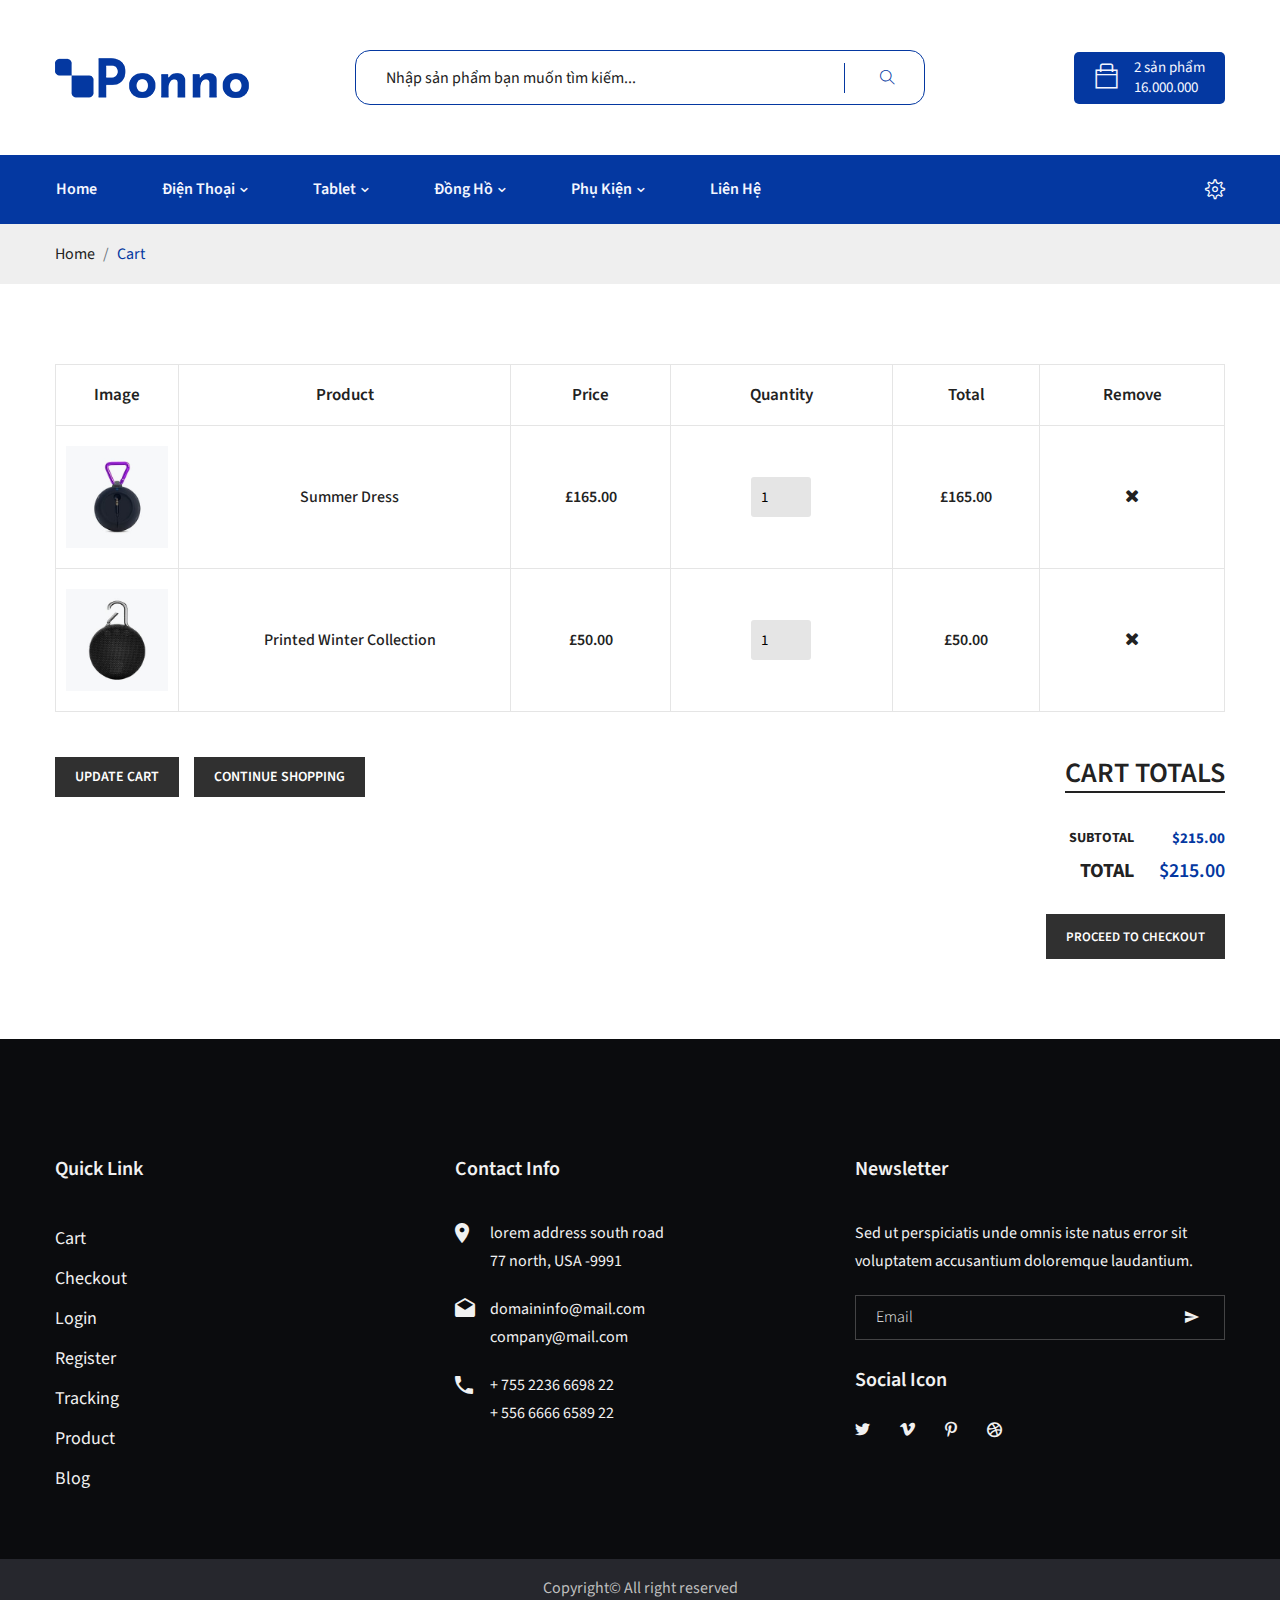
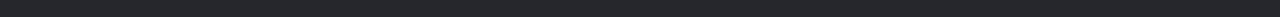
<file: cart.html>
<!doctype html>
<html class="no-js" lang="vi">


<head>
    <meta charset="utf-8">
    <meta http-equiv="x-ua-compatible" content="ie=edge">
    <title>Home || Ponno eCommerce Bootstrap 4 Template</title>
    <meta name="viewport" content="width=device-width, initial-scale=1, shrink-to-fit=no">
    <!-- Favicons -->
    <link rel="shortcut icon" href="img/favicon.ico">
    <!-- Fontawesome css -->
    <link rel="stylesheet" href="css/font-awesome.min.css">
    <!-- Animate css -->
    <link rel="stylesheet" href="css/animate.css">
    <!-- Themify Icon css -->
    <link rel="stylesheet" href="css/themify-icons.css">
    <!-- Stroke Gap Icon css -->
    <link rel="stylesheet" href="css/stroke-gap.css">
    <!-- Material Design Iconic Font css -->
    <link rel="stylesheet" href="css/material-design-iconic-font.min.css">
    <!-- Nice select css -->
    <link rel="stylesheet" href="css/nice-select.css">
    <!-- Jquery fancybox css -->
    <link rel="stylesheet" href="css/jquery.fancybox.css">
    <!-- Jquery ui price slider css -->
    <link rel="stylesheet" href="css/jquery-ui.min.css">
    <!-- Meanmenu css -->
    <link rel="stylesheet" href="css/meanmenu.min.css">
    <!-- Owl carousel css -->
    <link rel="stylesheet" href="css/owl.carousel.min.css">
    <!-- Slick Slider css -->
    <link rel="stylesheet" href="css/slick.css">
    <!-- Bootstrap css -->
    <link rel="stylesheet" href="css/bootstrap.min.css">
    <!-- Custom css -->
    <link rel="stylesheet" href="css/default.css">
    <!-- Main css -->
    <link rel="stylesheet" href="style.css">
    <!-- Responsive css -->
    <link rel="stylesheet" href="css/responsive.css">

    <!-- Modernizer js -->
    <script src="js/vendor/modernizr-3.5.0.min.js"></script>
</head>

<body>
    <div class="wrapper">
        <!-- Header Area Start Here -->
        <header class="header-area">
            <div class="header-top">
                <div class="container">
                    <div class="row align-items-center text-center text-md-left">
                        <!-- Logo Start -->
                        <div class="col-md-3 col order-1 order-md-1 mb-sm-30">
                            <div class="logo">
                                <a href="index.html"><img src="img/logo/logo.png" alt="logo-img"></a>
                            </div>
                        </div>
                        <!-- Logo End -->
                        <!-- Search Box Start Here -->
                        <div class="col-md-6  order-3 order-md-2">
                            <div class=" categorie-search-box">
                                <form action="#">
                                    <input type="text" name="search" placeholder="Nhập sản phẩm bạn muốn tìm kiếm...">
                                    <button>
                                        <span class="ti-search"></span>
                                    </button>
                                </form>
                            </div>
                        </div>
                        <!-- Search Box End Here -->
                        <!-- Cart Box Start Here -->
                        <div class="col-md-3 col order-2 order-md-3 mb-sm-30">
                            <div class="cart-box float-md-right">
                                <div class="drodown-show">
                                    <a href="#">
                                        <span class="total-pro">2 sản phẩm <br><span>16.000.000</span></span>
                                    </a>
                                    <ul class="dropdown cart-box-width">
                                        <li>
                                            <!-- Cart Box Start -->
                                            <div class="single-cart-box">
                                                <div class="cart-img">
                                                    <a href="#">
                                                        <img src="img/products/p1.jpg" alt="cart-image">
                                                    </a>
                                                    <span class="pro-quantity">1X</span>
                                                </div>
                                                <div class="cart-content">
                                                    <h6>
                                                        <a href="product-details.html">Printed Summer Red </a>
                                                    </h6>
                                                    <span class="cart-price">27.45</span>
                                                    <span>Size: S</span>
                                                    <span>Color: Yellow</span>
                                                </div>
                                                <a class="del-icone" href="#">
                                                    <span class="ti-close"></span>
                                                </a>
                                            </div>
                                            <!-- Cart Box End -->
                                            <!-- Cart Box Start -->
                                            <div class="single-cart-box">
                                                <div class="cart-img">
                                                    <a href="#">
                                                        <img src="img/products/p2.jpg" alt="cart-image">
                                                    </a>
                                                    <span class="pro-quantity">1X</span>
                                                </div>
                                                <div class="cart-content">
                                                    <h6>
                                                        <a href="product-details.html">Printed Round Neck</a>
                                                    </h6>
                                                    <span class="cart-price">45.00</span>
                                                    <span>Size: XL</span>
                                                    <span>Color: Green</span>
                                                </div>
                                                <a class="del-icone" href="#">
                                                    <span class="ti-close"></span>
                                                </a>
                                            </div>
                                            <!-- Cart Box End -->
                                            <!-- Cart Footer Inner Start -->
                                            <div class="cart-footer">
                                                <ul class="price-content">
                                                    <li>Subtotal
                                                        <span>$57.95</span>
                                                    </li>
                                                    <li>Shipping
                                                        <span>$7.00</span>
                                                    </li>
                                                    <li>Taxes
                                                        <span>$0.00</span>
                                                    </li>
                                                    <li>Total
                                                        <span>$64.95</span>
                                                    </li>
                                                </ul>
                                                <div class="cart-actions text-center">
                                                    <a class="cart-checkout" href="checkout.html">Checkout</a>
                                                </div>
                                            </div>
                                            <!-- Cart Footer Inner End -->
                                        </li>
                                    </ul>
                                </div>
                            </div>
                        </div>
                        <!-- Cart Box End Here -->
                    </div>
                </div>
            </div>
            <div class="header-bottom blue-bg header-sticky">
                <div class="container">
                    <div class="row align-items-center">
                        <!-- Menu Area Start Here -->
                        <div class="col-lg-10 d-none d-lg-block">
                            <nav>
                                <ul class="header-menu-list">
                                    <li><a href="index.html">Home</a></li>
                                    <li>
                                        <a class="drop-icon" href="shop.html">Điện Thoại</a>
                                        <!--  Mega-Menu Start -->
                                        <ul class="ht-dropdown megamenu">
                                            <!-- Single Column Start -->
                                            <li>
                                                <ul>
                                                    <li>
                                                        <a href="shop.html">Samsung</a>
                                                    </li>
                                                    <li>
                                                        <a href="shop.html">Oppo</a>
                                                    </li>
                                                    <li>
                                                        <a href="shop.html">Asus</a>
                                                    </li>
                                                    <li>
                                                        <a href="shop.html">Google</a>
                                                    </li>
                                                    <li>
                                                        <a href="shop.html">Sony</a>
                                                    </li>
                                                </ul>
                                            </li>
                                            <!-- Single Column End -->
                                            <!-- Single Column Start -->
                                            <li>
                                                <ul>
                                                    <li>
                                                        <a href="shop.html">Apple (Iphone)</a>
                                                    </li>
                                                    <li>
                                                        <a href="shop.html">One Plus</a>
                                                    </li>
                                                    <li>
                                                        <a href="shop.html">Nokia</a>
                                                    </li>
                                                    <li>
                                                        <a href="shop.html">Vsmart</a>
                                                    </li>
                                                    <li>
                                                        <a href="shop.html">Huawei</a>
                                                    </li>
                                                </ul>
                                            </li>
                                            <!-- Single Column End -->
                                            <!-- Single Column Start -->
                                            <li>
                                                <ul>
                                                    <li>
                                                        <a href="shop.html">LG</a>
                                                    </li>
                                                    <li>
                                                        <a href="shop.html">HTC</a>
                                                    </li>
                                                    <li>
                                                        <a href="shop.html">Lenovo</a>
                                                    </li>
                                                    <li>
                                                        <a href="shop.html">Meizu</a>
                                                    </li>
                                                    <li>
                                                        <a href="shop.html">Vivo</a>
                                                    </li>
                                                </ul>
                                            </li>
                                            <!-- Single Column End -->
                                        </ul>
                                        <!-- Mega-Menu End -->
                                    </li>
                                    <li>
                                        <a class="drop-icon" href="#">Tablet</a>
                                        <!-- Home Version Dropdown Start -->
                                        <ul class="ht-dropdown">
                                            <li>
                                                <a href="shop.html">Samsung</a>
                                            </li>
                                            <li>
                                                <a href="shop.html">HTC</a>
                                            </li>
                                            <li>
                                                <a href="shop.html">Apple</a>
                                            </li>
                                            <li>
                                                <a href="shop.html">Xiaomi</a>
                                            </li>
                                            <li>
                                                <a href="shop.html">Vivo</a>
                                            </li>
                                        </ul>
                                        <!-- Home Version Dropdown End -->
                                    </li>
                                    <li>
                                        <a class="drop-icon" href="blog.html">Đồng Hồ</a>
                                        <!-- Home Version Dropdown Start -->
                                        <ul class="ht-dropdown blog-dropdown">
                                            <li>
                                                <a href="shop.html">LG</a>
                                            </li>
                                            <li>
                                                <a href="shop.html">HTC</a>
                                            </li>
                                            <li>
                                                <a href="shop.html">Lenovo</a>
                                            </li>
                                            <li>
                                                <a href="shop.html">Meizu</a>
                                            </li>
                                            <li>
                                                <a href="shop.html">Vivo</a>
                                            </li>
                                        </ul>
                                        <!-- Home Version Dropdown End -->
                                    </li>
                                    <li>
                                        <a class="drop-icon" href="blog.html">Phụ Kiện</a>
                                        <!-- Home Version Dropdown Start -->
                                        <ul class="ht-dropdown blog-dropdown">
                                            <li>
                                                <a href="shop.html">LG</a>
                                            </li>
                                            <li>
                                                <a href="shop.html">HTC</a>
                                            </li>
                                            <li>
                                                <a href="shop.html">Lenovo</a>
                                            </li>
                                            <li>
                                                <a href="shop.html">Meizu</a>
                                            </li>
                                            <li>
                                                <a href="shop.html">Vivo</a>
                                            </li>
                                        </ul>
                                        <!-- Home Version Dropdown End -->
                                    </li>
                                    <li><a href="contact.html">Liên Hệ</a></li>
                                </ul>
                            </nav>
                        </div>
                        <!-- Menu Area End Here -->
                        <!-- Cart Box Start Here -->
                        <div class="col-lg-2">
                            <div class="setting-box float-right">
                                <ul>
                                    <li class="drodown-show"><a href="#"><span class="ti-settings"></span></a>
                                        <!-- Currency & Language Selection Start -->
                                        <ul class="dropdown cart-box-width currency-selector">
                                            <li>
                                                <h3>My Account </h3>
                                                <ul>
                                                    <li><a href="register.html">Register</a></li>
                                                    <li><a href="login.html">Login</a></li>
                                                    <li><a href="account.html">My Account</a></li>
                                                    <li><a href="account.html">Logout</a></li>
                                                </ul>
                                            </li>
                                        </ul>
                                        <!-- Currency & Language Selection End -->
                                    </li>
                                </ul>
                            </div>
                        </div>
                        <!-- Cart Box End Here -->
                    </div>
                    <!-- Row End -->
                    <!-- Mobile Menu Start Here -->
                    <div class="mobile-menu d-block d-lg-none" data-menu="Menu">
                        <nav>
                            <ul>
                                <li>
                                    <a href="index.html">home</a>
                                    <!-- Home Version Dropdown Start -->
                                    <ul>
                                        <li>
                                            <a href="index.html">Home Style 1</a>
                                        </li>
                                        <li>
                                            <a href="home-2.html">Home Style 2</a>
                                        </li>
                                    </ul>
                                    <!-- Home Version Dropdown End -->
                                </li>
                                <li>
                                    <a href="#">Mobile</a>
                                    <!-- Men Accessories Dropdown Start -->
                                    <ul class="submobile-mega-dropdown">
                                        <li>
                                            <a href="#">Electra Shope</a>
                                            <!-- Watches Dropdown Start -->
                                            <ul>
                                                <li>
                                                    <a href="shop.html">Integrated Systems</a>
                                                </li>
                                                <li>
                                                    <a href="shop.html">DJI</a>
                                                </li>
                                                <li>
                                                    <a href="shop.html">Power Vision</a>
                                                </li>
                                                <li>
                                                    <a href="shop.html">Ryze Tech</a>
                                                </li>
                                                <li>
                                                    <a href="shop.html">Yuneec</a>
                                                </li>
                                            </ul>
                                            <!-- Watches Dropdown End -->
                                        </li>
                                        <li>
                                            <a href="#">Stroller Shop</a>
                                            <!-- Shoes Dropdown Start -->
                                            <ul>
                                                <li>
                                                    <a href="shop.html">Joggers</a>
                                                </li>
                                                <li>
                                                    <a href="shop.html">Lightweight</a>
                                                </li>
                                                <li>
                                                    <a href="shop.html">Prams</a>
                                                </li>
                                                <li>
                                                    <a href="shop.html">Standard</a>
                                                </li>
                                                <li>
                                                    <a href="shop.html">Travel Systems</a>
                                                </li>
                                            </ul>
                                            <!-- Shoes Dropdown End -->
                                        </li>
                                        <li>
                                            <a href="#">smartwatch Shop</a>
                                            <!-- Bags Dropdown Start -->
                                            <ul>
                                                <li>
                                                    <a href="shop.html">Men's Watches</a>
                                                </li>
                                                <li>
                                                    <a href="shop.html">Ladies Watches</a>
                                                </li>
                                                <li>
                                                    <a href="shop.html">Sport Watch</a>
                                                </li>
                                                <li>
                                                    <a href="shop.html">Wrist Watches</a>
                                                </li>
                                                <li>
                                                    <a href="shop.html">Watch Bands</a>
                                                </li>
                                            </ul>
                                            <!-- Bags Dropdown End -->
                                        </li>
                                        <li>
                                            <a href="#">Scooter Shop</a>
                                            <!-- Bags Dropdown Start -->
                                            <ul>
                                                <li>
                                                    <a href="shop.html">Pro Scooters</a>
                                                </li>
                                                <li>
                                                    <a href="shop.html">Custom Scooters</a>
                                                </li>
                                                <li>
                                                    <a href="shop.html">Kids Scooters</a>
                                                </li>
                                                <li>
                                                    <a href="shop.html">Dirt Scooters</a>
                                                </li>
                                                <li>
                                                    <a href="shop.html">Adult / Commuter Scooters</a>
                                                </li>
                                            </ul>
                                            <!-- Bags Dropdown End -->
                                        </li>
                                    </ul>
                                    <!-- Men Accessories Dropdown End -->
                                </li>
                                <li>
                                    <a href="#">shop</a>
                                    <!-- Mobile Menu Dropdown Start -->
                                    <ul>
                                        <li>
                                            <a href="shop.html">Shop</a>
                                        </li>
                                        <li>
                                            <a href="product-details.html">product details</a>
                                        </li>
                                        <li>
                                            <a href="compare.html">compare</a>
                                        </li>
                                        <li>
                                            <a href="cart.html">cart</a>
                                        </li>
                                        <li>
                                            <a href="checkout.html">checkout</a>
                                        </li>
                                        <li>
                                            <a href="wishlist.html">wishlist</a>
                                        </li>
                                    </ul>
                                    <!-- Mobile Menu Dropdown End -->
                                </li>
                                <li>
                                    <a href="#">Blog</a>
                                    <!-- Mobile Menu Dropdown Start -->
                                    <ul>
                                        <li>
                                            <a href="blog.html">blog</a>
                                        </li>
                                        <li>
                                            <a href="blog-details.html">Blog Details</a>
                                        </li>
                                    </ul>
                                    <!-- Mobile Menu Dropdown End -->
                                </li>
                                <li>
                                    <a href="#">pages</a>
                                    <!-- Mobile Menu Dropdown Start -->
                                    <ul>
                                        <li>
                                            <a href="about.html">about us</a>
                                        </li>
                                        <li>
                                            <a href="account.html">My account</a>
                                        </li>
                                        <li>
                                            <a href="register.html">register</a>
                                        </li>
                                        <li>
                                            <a href="login.html">Login</a>
                                        </li>
                                        <li>
                                            <a href="404.html">404</a>
                                        </li>
                                        <li>
                                            <a href="forgot-password.html">forgot password</a>
                                        </li>
                                    </ul>
                                    <!-- Mobile Menu Dropdown End -->
                                </li>
                                <li><a href="about.html">About Us</a></li>
                                <li><a href="contact.html">Contact Us</a></li>
                            </ul>
                        </nav>
                    </div>
                    <!-- Mobile Menu End Here -->
                </div>
                <!-- Container End -->
            </div>
        </header>
        <!-- Header Area End Here -->

        <!-- content -->

        <!-- Breadcrumb Area Start Here -->
        <div class="breadcrumb-area">
            <div class="container">
                <ol class="breadcrumb breadcrumb-list">
                    <li class="breadcrumb-item">
                        <a href="index.html">Home</a>
                    </li>
                    <li class="breadcrumb-item active">Cart</li>
                </ol>
            </div>
        </div>
        <!-- Breadcrumb Area End Here -->

        <!-- Cart Main Area Start -->
        <div class="cart-main-area ptb-80">
            <div class="container">
                <div class="row">
                    <div class="col-md-12 col-sm-12">
                        <!-- Form Start -->
                        <form action="#">
                            <!-- Table Content Start -->
                            <div class="table-content table-responsive mb-45">
                                <table>
                                    <thead>
                                        <tr>
                                            <th class="product-thumbnail">Image</th>
                                            <th class="product-name">Product</th>
                                            <th class="product-price">Price</th>
                                            <th class="product-quantity">Quantity</th>
                                            <th class="product-subtotal">Total</th>
                                            <th class="product-remove">Remove</th>
                                        </tr>
                                    </thead>
                                    <tbody>
                                        <tr>
                                            <td class="product-thumbnail">
                                                <a href="#"><img src="img/products/p12.jpg" alt="cart-image" /></a>
                                            </td>
                                            <td class="product-name"><a href="product-details.html">summer dress</a></td>
                                            <td class="product-price"><span class="amount">£165.00</span></td>
                                            <td class="product-quantity"><input type="number" value="1" /></td>
                                            <td class="product-subtotal">£165.00</td>
                                            <td class="product-remove"> <a href="#"><i class="fa fa-times" aria-hidden="true"></i></a></td>
                                        </tr>
                                        <tr>
                                            <td class="product-thumbnail">
                                                <a href="#"><img src="img/products/p10.jpg" alt="cart-image" /></a>
                                            </td>
                                            <td class="product-name"><a href="product-details.html">Printed Winter collection</a></td>
                                            <td class="product-price"><span class="amount">£50.00</span></td>
                                            <td class="product-quantity"><input type="number" value="1" /></td>
                                            <td class="product-subtotal">£50.00</td>
                                            <td class="product-remove"> <a href="#"><i class="fa fa-times" aria-hidden="true"></i></a></td>
                                        </tr>
                                    </tbody>
                                </table>
                            </div>
                            <!-- Table Content Start -->
                            <div class="row">
                               <!-- Cart Button Start -->
                                <div class="col-md-8 col-sm-12">
                                    <div class="buttons-cart">
                                        <input type="submit" value="Update Cart" />
                                        <a href="#">Continue Shopping</a>
                                    </div>
                                </div>
                                <!-- Cart Button Start -->
                                <!-- Cart Totals Start -->
                                <div class="col-md-4 col-sm-12">
                                    <div class="cart_totals float-md-right text-md-right">
                                        <h2>Cart Totals</h2>
                                        <br />
                                        <table class="float-md-right">
                                            <tbody>
                                                <tr class="cart-subtotal">
                                                    <th>Subtotal</th>
                                                    <td><span class="amount">$215.00</span></td>
                                                </tr>
                                                <tr class="order-total">
                                                    <th>Total</th>
                                                    <td>
                                                        <strong><span class="amount">$215.00</span></strong>
                                                    </td>
                                                </tr>
                                            </tbody>
                                        </table>
                                        <div class="wc-proceed-to-checkout">
                                            <a href="#">Proceed to Checkout</a>
                                        </div>
                                    </div>
                                </div>
                                <!-- Cart Totals End -->
                            </div>
                            <!-- Row End -->
                        </form>
                        <!-- Form End -->
                    </div>
                </div>
                 <!-- Row End -->
            </div>
        </div>
        <!-- Cart Main Area End -->

        <!-- end content -->

        <!-- Footer Area Start Here -->
        <footer class="footer-area black-bg pt-60">
            <div class="container">
                <div class="footer-middle ptb-60">
                    <div class="row">
                        <!-- Single Footer Start -->

                        <!-- Single Footer End -->
                        <!-- Single Footer Start -->
                        <div class="col-lg-4 col-md-6 mb-all-40">
                            <div class="single-footer">
                                <h4 class="footer-title e-header">quick link</h4>
                                <div class="footer-content">
                                    <ul class="footer-list quick-link">
                                        <li><a href="cart.html">cart</a></li>
                                        <li><a href="checkout.html">checkout</a></li>
                                        <li><a href="login.html">login</a></li>
                                        <li><a href="register.html">register</a></li>
                                        <li><a href="#">tracking</a></li>
                                        <li><a href="#">product</a></li>
                                        <li><a href="blog.html">blog</a></li>
                                    </ul>
                                </div>
                            </div>
                        </div>
                        <!-- Single Footer End -->
                        <!-- Single Footer Start -->
                        <div class="col-lg-4 col-md-6 mb-sm-40">
                            <div class="single-footer">
                                <h4 class="footer-title e-header">contact info</h4>
                                <div class="footer-content">
                                    <ul class="footer-list contact-info">
                                        <li class="location">
                                            <p>lorem address south road</p>
                                            <p>77 north, USA -9991</p>
                                        </li>
                                        <li class="mail">
                                            <p>domaininfo@mail.com</p>
                                            <p>company@mail.com</p>
                                        </li>
                                        <li class="phone">
                                            <p>+ 755 2236 6698 22</p>
                                            <p>+ 556 6666 6589 22</p>
                                        </li>
                                    </ul>
                                </div>
                            </div>
                        </div>
                        <!-- Single Footer End -->
                        <!-- Single Footer Start -->
                        <div class="col-lg-4 col-md-6">
                            <div class="single-footer">
                                <h4 class="footer-title e-header">newsletter</h4>
                                <div class="footer-content">
                                    <ul class="footer-list newsletter-text">
                                        <li>
                                            <p>Sed ut perspiciatis unde omnis iste natus error sit voluptatem
                                                accusantium doloremque laudantium.</p>
                                        </li>
                                        <li class="footer-search mb-30">
                                            <form action="#">
                                                <input type="text" Placeholder="Email" name="footer-mail"
                                                    id="footer-mail">
                                                <button><i class="zmdi zmdi-mail-send"></i></button>
                                            </form>
                                        </li>
                                        <li>
                                            <h5 class="e-header">Social Icon</h5>
                                            <ul class="footer-social d-inline-flex mt-30">
                                                <li><a href="#"><i class="zmdi zmdi-twitter"></i></a></li>
                                                <li><a href="#"><i class="zmdi zmdi-vimeo"></i></a></li>
                                                <li><a href="#"><i class="zmdi zmdi-pinterest"></i></a></li>
                                                <li><a href="#"><i class="zmdi zmdi-dribbble"></i></a></li>
                                            </ul>
                                        </li>
                                    </ul>
                                </div>
                            </div>
                        </div>
                        <!-- Single Footer End -->
                    </div>
                </div>
            </div>
            <div class="footer-bottom text-center ptb-15 off-black-bg">
                <p class="copyright">Copyright© All right reserved</p>
            </div>
        </footer>
        <!-- Footer Area End Here -->
        <!-- Quick View Content Start -->
        <!-- Quick View Content End -->
    </div>
    <!-- Main Wrapper End Here -->

    <!-- jquery 3.3.1 -->
    <script src="js/vendor/jquery-3.3.1.min.js"></script>
    <!-- Mobile menu js -->
    <script src="js/jquery.meanmenu.min.js"></script>
    <!-- ScrollUp js -->
    <script src="js/jquery.scrollUp.js"></script>
    <!-- Fancybox js -->
    <script src="js/jquery.fancybox.min.js"></script>
    <!-- Countdown js -->
    <script src="js/jquery.countdown.min.js"></script>
    <!-- Jquery nice select js -->
    <script src="js/jquery.nice-select.min.js"></script>
    <!-- Jquery ui price slider js -->
    <script src="js/jquery-ui.min.js"></script>
    <!-- Owl carousel -->
    <script src="js/owl.carousel.min.js"></script>
    <!-- Slick Slider -->
    <script src="js/slick.min.js"></script>
    <!-- Bootstrap popper js -->
    <script src="js/popper.min.js"></script>
    <!-- Bootstrap js -->
    <script src="js/bootstrap.min.js"></script>
    <!-- Plugin js -->
    <script src="js/plugins.js"></script>
    <!-- Main activaion js -->
    <script src="js/main.js"></script>
</body>


<!-- Mirrored from d29u17ylf1ylz9.cloudfront.net/ponno/index.html by HTTrack Website Copier/3.x [XR&CO'2014], Mon, 13 Apr 2020 11:00:47 GMT -->

</html>
</file>
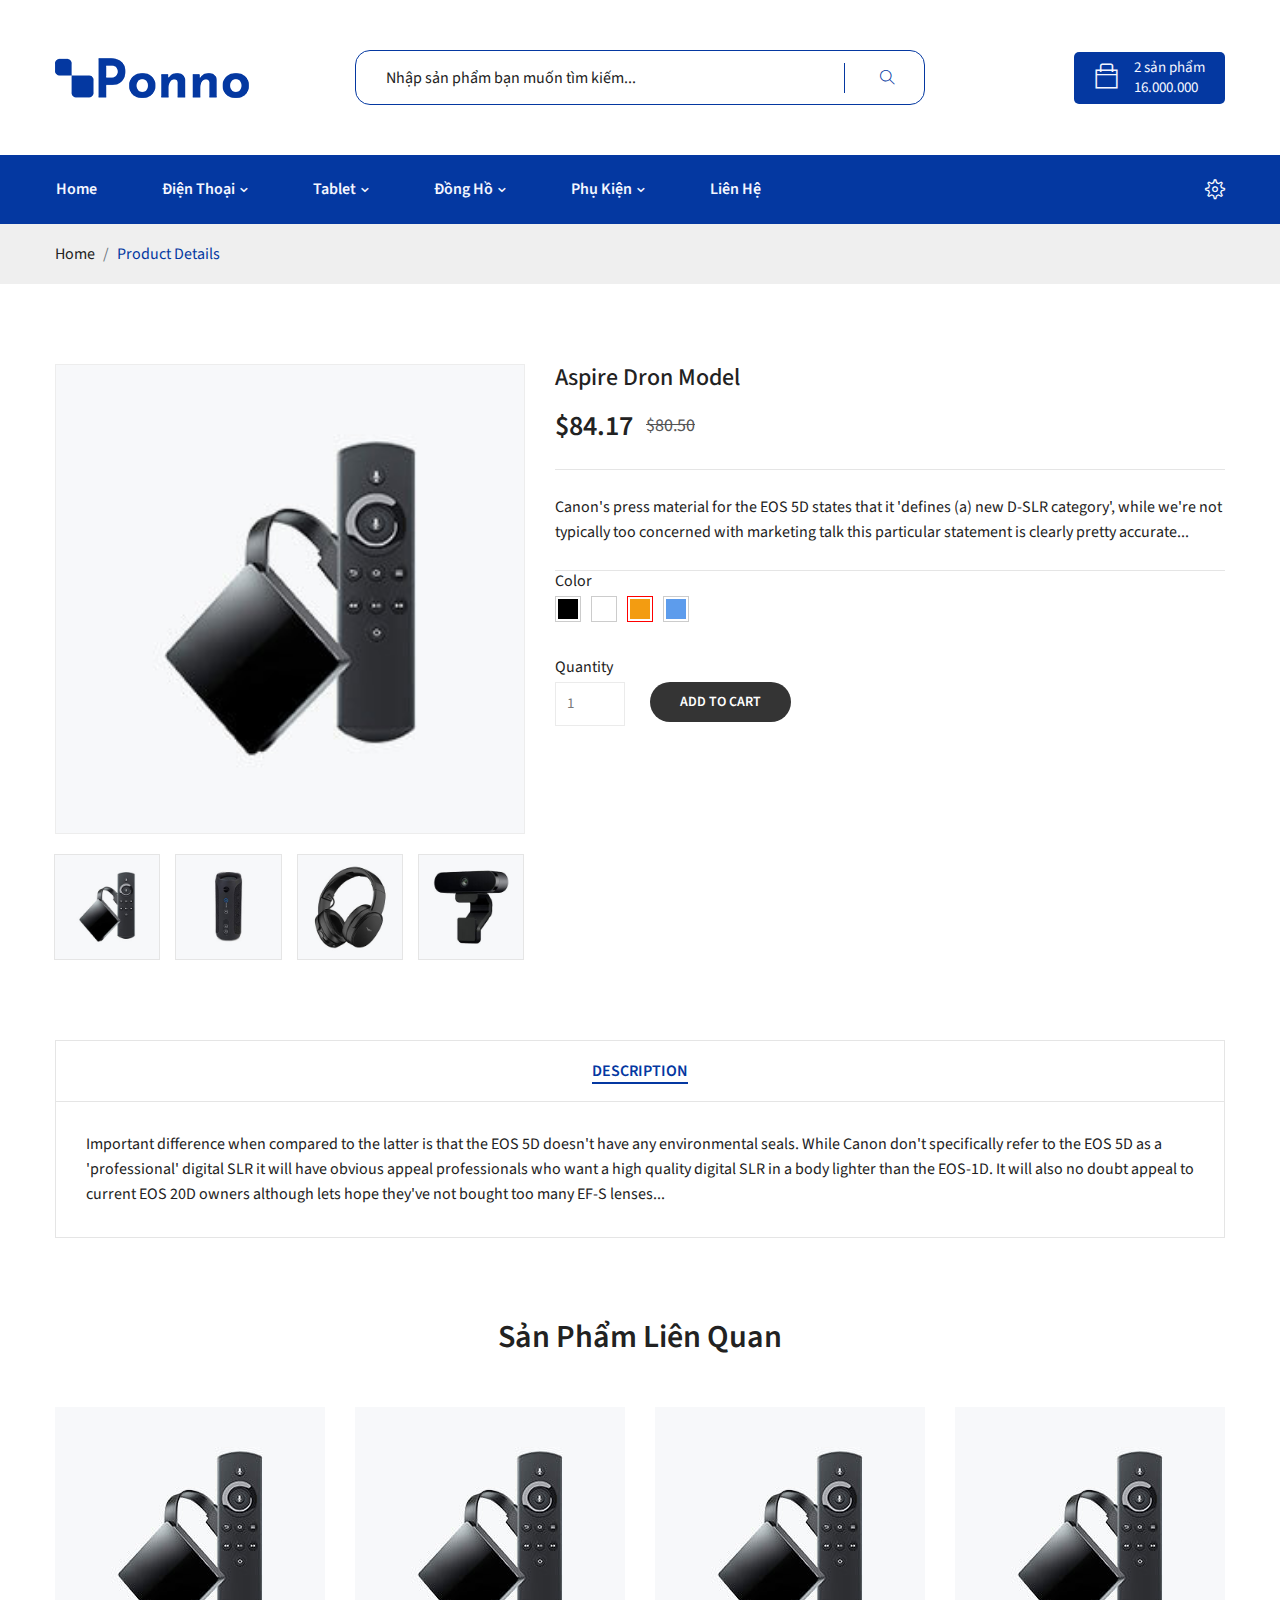
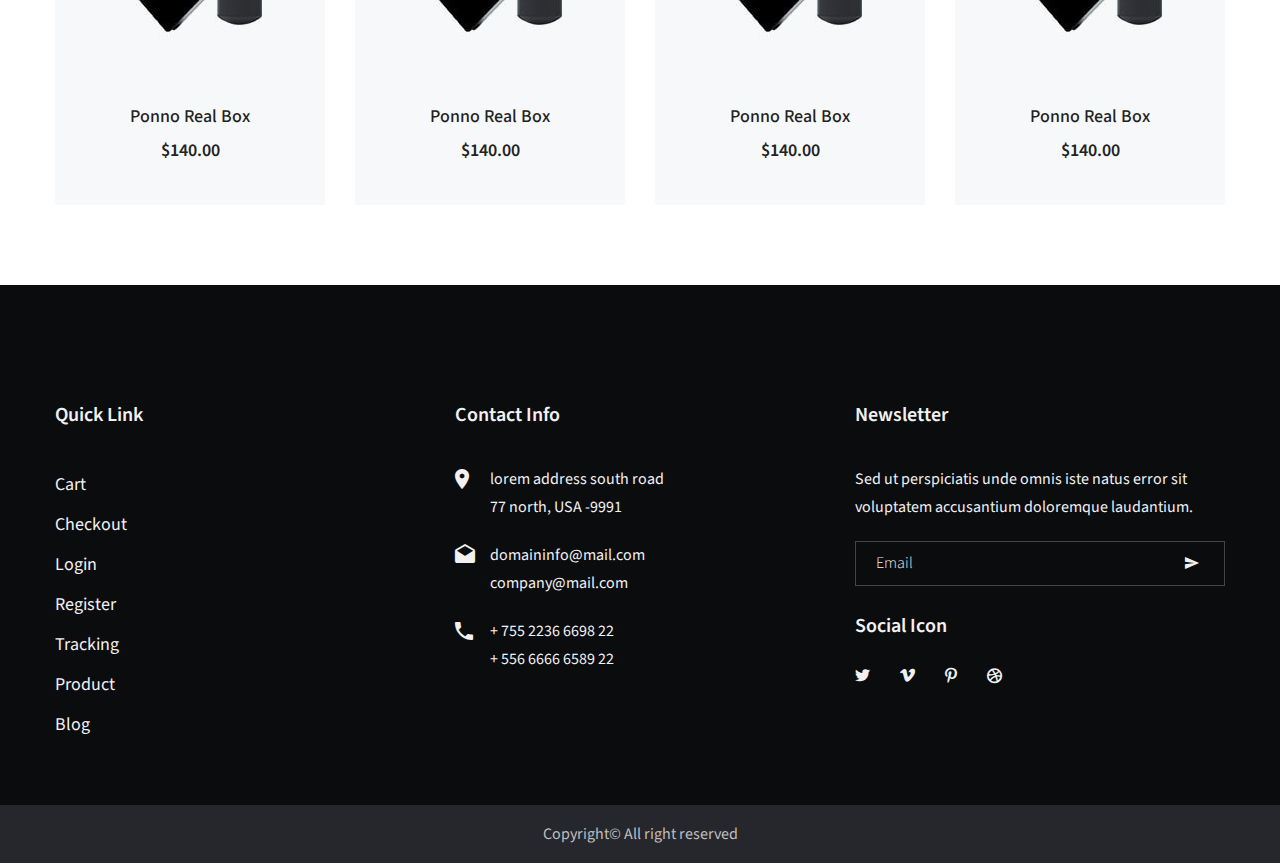
<file: product-details.html>
<!doctype html>
<html class="no-js" lang="vi">


<head>
    <meta charset="utf-8">
    <meta http-equiv="x-ua-compatible" content="ie=edge">
    <title>Home || Ponno eCommerce Bootstrap 4 Template</title>
    <meta name="viewport" content="width=device-width, initial-scale=1, shrink-to-fit=no">
    <!-- Favicons -->
    <link rel="shortcut icon" href="img/favicon.ico">
    <!-- Fontawesome css -->
    <link rel="stylesheet" href="css/font-awesome.min.css">
    <!-- Animate css -->
    <link rel="stylesheet" href="css/animate.css">
    <!-- Themify Icon css -->
    <link rel="stylesheet" href="css/themify-icons.css">
    <!-- Stroke Gap Icon css -->
    <link rel="stylesheet" href="css/stroke-gap.css">
    <!-- Material Design Iconic Font css -->
    <link rel="stylesheet" href="css/material-design-iconic-font.min.css">
    <!-- Nice select css -->
    <link rel="stylesheet" href="css/nice-select.css">
    <!-- Jquery fancybox css -->
    <link rel="stylesheet" href="css/jquery.fancybox.css">
    <!-- Jquery ui price slider css -->
    <link rel="stylesheet" href="css/jquery-ui.min.css">
    <!-- Meanmenu css -->
    <link rel="stylesheet" href="css/meanmenu.min.css">
    <!-- Owl carousel css -->
    <link rel="stylesheet" href="css/owl.carousel.min.css">
    <!-- Slick Slider css -->
    <link rel="stylesheet" href="css/slick.css">
    <!-- Bootstrap css -->
    <link rel="stylesheet" href="css/bootstrap.min.css">
    <!-- Custom css -->
    <link rel="stylesheet" href="css/default.css">
    <!-- Main css -->
    <link rel="stylesheet" href="style.css">
    <!-- Responsive css -->
    <link rel="stylesheet" href="css/responsive.css">

    <!-- Modernizer js -->
    <script src="js/vendor/modernizr-3.5.0.min.js"></script>
</head>

<body>
    <div class="wrapper">
        <!-- Header Area Start Here -->
        <header class="header-area">
            <div class="header-top">
                <div class="container">
                    <div class="row align-items-center text-center text-md-left">
                        <!-- Logo Start -->
                        <div class="col-md-3 col order-1 order-md-1 mb-sm-30">
                            <div class="logo">
                                <a href="index.html"><img src="img/logo/logo.png" alt="logo-img"></a>
                            </div>
                        </div>
                        <!-- Logo End -->
                        <!-- Search Box Start Here -->
                        <div class="col-md-6  order-3 order-md-2">
                            <div class=" categorie-search-box">
                                <form action="#">
                                    <input type="text" name="search" placeholder="Nhập sản phẩm bạn muốn tìm kiếm...">
                                    <button>
                                        <span class="ti-search"></span>
                                    </button>
                                </form>
                            </div>
                        </div>
                        <!-- Search Box End Here -->
                        <!-- Cart Box Start Here -->
                        <div class="col-md-3 col order-2 order-md-3 mb-sm-30">
                            <div class="cart-box float-md-right">
                                <div class="drodown-show">
                                    <a href="#">
                                        <span class="total-pro">2 sản phẩm <br><span>16.000.000</span></span>
                                    </a>
                                    <ul class="dropdown cart-box-width">
                                        <li>
                                            <!-- Cart Box Start -->
                                            <div class="single-cart-box">
                                                <div class="cart-img">
                                                    <a href="#">
                                                        <img src="img/products/p1.jpg" alt="cart-image">
                                                    </a>
                                                    <span class="pro-quantity">1X</span>
                                                </div>
                                                <div class="cart-content">
                                                    <h6>
                                                        <a href="product-details.html">Printed Summer Red </a>
                                                    </h6>
                                                    <span class="cart-price">27.45</span>
                                                    <span>Size: S</span>
                                                    <span>Color: Yellow</span>
                                                </div>
                                                <a class="del-icone" href="#">
                                                    <span class="ti-close"></span>
                                                </a>
                                            </div>
                                            <!-- Cart Box End -->
                                            <!-- Cart Box Start -->
                                            <div class="single-cart-box">
                                                <div class="cart-img">
                                                    <a href="#">
                                                        <img src="img/products/p2.jpg" alt="cart-image">
                                                    </a>
                                                    <span class="pro-quantity">1X</span>
                                                </div>
                                                <div class="cart-content">
                                                    <h6>
                                                        <a href="product-details.html">Printed Round Neck</a>
                                                    </h6>
                                                    <span class="cart-price">45.00</span>
                                                    <span>Size: XL</span>
                                                    <span>Color: Green</span>
                                                </div>
                                                <a class="del-icone" href="#">
                                                    <span class="ti-close"></span>
                                                </a>
                                            </div>
                                            <!-- Cart Box End -->
                                            <!-- Cart Footer Inner Start -->
                                            <div class="cart-footer">
                                                <ul class="price-content">
                                                    <li>Subtotal
                                                        <span>$57.95</span>
                                                    </li>
                                                    <li>Shipping
                                                        <span>$7.00</span>
                                                    </li>
                                                    <li>Taxes
                                                        <span>$0.00</span>
                                                    </li>
                                                    <li>Total
                                                        <span>$64.95</span>
                                                    </li>
                                                </ul>
                                                <div class="cart-actions text-center">
                                                    <a class="cart-checkout" href="checkout.html">Checkout</a>
                                                </div>
                                            </div>
                                            <!-- Cart Footer Inner End -->
                                        </li>
                                    </ul>
                                </div>
                            </div>
                        </div>
                        <!-- Cart Box End Here -->
                    </div>
                </div>
            </div>
            <div class="header-bottom blue-bg header-sticky">
                <div class="container">
                    <div class="row align-items-center">
                        <!-- Menu Area Start Here -->
                        <div class="col-lg-10 d-none d-lg-block">
                            <nav>
                                <ul class="header-menu-list">
                                    <li><a href="index.html">Home</a></li>
                                    <li>
                                        <a class="drop-icon" href="shop.html">Điện Thoại</a>
                                        <!--  Mega-Menu Start -->
                                        <ul class="ht-dropdown megamenu">
                                            <!-- Single Column Start -->
                                            <li>
                                                <ul>
                                                    <li>
                                                        <a href="shop.html">Samsung</a>
                                                    </li>
                                                    <li>
                                                        <a href="shop.html">Oppo</a>
                                                    </li>
                                                    <li>
                                                        <a href="shop.html">Asus</a>
                                                    </li>
                                                    <li>
                                                        <a href="shop.html">Google</a>
                                                    </li>
                                                    <li>
                                                        <a href="shop.html">Sony</a>
                                                    </li>
                                                </ul>
                                            </li>
                                            <!-- Single Column End -->
                                            <!-- Single Column Start -->
                                            <li>
                                                <ul>
                                                    <li>
                                                        <a href="shop.html">Apple (Iphone)</a>
                                                    </li>
                                                    <li>
                                                        <a href="shop.html">One Plus</a>
                                                    </li>
                                                    <li>
                                                        <a href="shop.html">Nokia</a>
                                                    </li>
                                                    <li>
                                                        <a href="shop.html">Vsmart</a>
                                                    </li>
                                                    <li>
                                                        <a href="shop.html">Huawei</a>
                                                    </li>
                                                </ul>
                                            </li>
                                            <!-- Single Column End -->
                                            <!-- Single Column Start -->
                                            <li>
                                                <ul>
                                                    <li>
                                                        <a href="shop.html">LG</a>
                                                    </li>
                                                    <li>
                                                        <a href="shop.html">HTC</a>
                                                    </li>
                                                    <li>
                                                        <a href="shop.html">Lenovo</a>
                                                    </li>
                                                    <li>
                                                        <a href="shop.html">Meizu</a>
                                                    </li>
                                                    <li>
                                                        <a href="shop.html">Vivo</a>
                                                    </li>
                                                </ul>
                                            </li>
                                            <!-- Single Column End -->
                                        </ul>
                                        <!-- Mega-Menu End -->
                                    </li>
                                    <li>
                                        <a class="drop-icon" href="#">Tablet</a>
                                        <!-- Home Version Dropdown Start -->
                                        <ul class="ht-dropdown">
                                            <li>
                                                <a href="shop.html">Samsung</a>
                                            </li>
                                            <li>
                                                <a href="shop.html">HTC</a>
                                            </li>
                                            <li>
                                                <a href="shop.html">Apple</a>
                                            </li>
                                            <li>
                                                <a href="shop.html">Xiaomi</a>
                                            </li>
                                            <li>
                                                <a href="shop.html">Vivo</a>
                                            </li>
                                        </ul>
                                        <!-- Home Version Dropdown End -->
                                    </li>
                                    <li>
                                        <a class="drop-icon" href="blog.html">Đồng Hồ</a>
                                        <!-- Home Version Dropdown Start -->
                                        <ul class="ht-dropdown blog-dropdown">
                                            <li>
                                                <a href="shop.html">LG</a>
                                            </li>
                                            <li>
                                                <a href="shop.html">HTC</a>
                                            </li>
                                            <li>
                                                <a href="shop.html">Lenovo</a>
                                            </li>
                                            <li>
                                                <a href="shop.html">Meizu</a>
                                            </li>
                                            <li>
                                                <a href="shop.html">Vivo</a>
                                            </li>
                                        </ul>
                                        <!-- Home Version Dropdown End -->
                                    </li>
                                    <li>
                                        <a class="drop-icon" href="blog.html">Phụ Kiện</a>
                                        <!-- Home Version Dropdown Start -->
                                        <ul class="ht-dropdown blog-dropdown">
                                            <li>
                                                <a href="shop.html">LG</a>
                                            </li>
                                            <li>
                                                <a href="shop.html">HTC</a>
                                            </li>
                                            <li>
                                                <a href="shop.html">Lenovo</a>
                                            </li>
                                            <li>
                                                <a href="shop.html">Meizu</a>
                                            </li>
                                            <li>
                                                <a href="shop.html">Vivo</a>
                                            </li>
                                        </ul>
                                        <!-- Home Version Dropdown End -->
                                    </li>
                                    <li><a href="contact.html">Liên Hệ</a></li>
                                </ul>
                            </nav>
                        </div>
                        <!-- Menu Area End Here -->
                        <!-- Cart Box Start Here -->
                        <div class="col-lg-2">
                            <div class="setting-box float-right">
                                <ul>
                                    <li class="drodown-show"><a href="#"><span class="ti-settings"></span></a>
                                        <!-- Currency & Language Selection Start -->
                                        <ul class="dropdown cart-box-width currency-selector">
                                            <li>
                                                <h3>My Account </h3>
                                                <ul>
                                                    <li><a href="register.html">Register</a></li>
                                                    <li><a href="login.html">Login</a></li>
                                                    <li><a href="account.html">My Account</a></li>
                                                    <li><a href="account.html">Logout</a></li>
                                                </ul>
                                            </li>
                                        </ul>
                                        <!-- Currency & Language Selection End -->
                                    </li>
                                </ul>
                            </div>
                        </div>
                        <!-- Cart Box End Here -->
                    </div>
                    <!-- Row End -->
                    <!-- Mobile Menu Start Here -->
                    <div class="mobile-menu d-block d-lg-none" data-menu="Menu">
                        <nav>
                            <ul>
                                <li>
                                    <a href="index.html">home</a>
                                    <!-- Home Version Dropdown Start -->
                                    <ul>
                                        <li>
                                            <a href="index.html">Home Style 1</a>
                                        </li>
                                        <li>
                                            <a href="home-2.html">Home Style 2</a>
                                        </li>
                                    </ul>
                                    <!-- Home Version Dropdown End -->
                                </li>
                                <li>
                                    <a href="#">Mobile</a>
                                    <!-- Men Accessories Dropdown Start -->
                                    <ul class="submobile-mega-dropdown">
                                        <li>
                                            <a href="#">Electra Shope</a>
                                            <!-- Watches Dropdown Start -->
                                            <ul>
                                                <li>
                                                    <a href="shop.html">Integrated Systems</a>
                                                </li>
                                                <li>
                                                    <a href="shop.html">DJI</a>
                                                </li>
                                                <li>
                                                    <a href="shop.html">Power Vision</a>
                                                </li>
                                                <li>
                                                    <a href="shop.html">Ryze Tech</a>
                                                </li>
                                                <li>
                                                    <a href="shop.html">Yuneec</a>
                                                </li>
                                            </ul>
                                            <!-- Watches Dropdown End -->
                                        </li>
                                        <li>
                                            <a href="#">Stroller Shop</a>
                                            <!-- Shoes Dropdown Start -->
                                            <ul>
                                                <li>
                                                    <a href="shop.html">Joggers</a>
                                                </li>
                                                <li>
                                                    <a href="shop.html">Lightweight</a>
                                                </li>
                                                <li>
                                                    <a href="shop.html">Prams</a>
                                                </li>
                                                <li>
                                                    <a href="shop.html">Standard</a>
                                                </li>
                                                <li>
                                                    <a href="shop.html">Travel Systems</a>
                                                </li>
                                            </ul>
                                            <!-- Shoes Dropdown End -->
                                        </li>
                                        <li>
                                            <a href="#">smartwatch Shop</a>
                                            <!-- Bags Dropdown Start -->
                                            <ul>
                                                <li>
                                                    <a href="shop.html">Men's Watches</a>
                                                </li>
                                                <li>
                                                    <a href="shop.html">Ladies Watches</a>
                                                </li>
                                                <li>
                                                    <a href="shop.html">Sport Watch</a>
                                                </li>
                                                <li>
                                                    <a href="shop.html">Wrist Watches</a>
                                                </li>
                                                <li>
                                                    <a href="shop.html">Watch Bands</a>
                                                </li>
                                            </ul>
                                            <!-- Bags Dropdown End -->
                                        </li>
                                        <li>
                                            <a href="#">Scooter Shop</a>
                                            <!-- Bags Dropdown Start -->
                                            <ul>
                                                <li>
                                                    <a href="shop.html">Pro Scooters</a>
                                                </li>
                                                <li>
                                                    <a href="shop.html">Custom Scooters</a>
                                                </li>
                                                <li>
                                                    <a href="shop.html">Kids Scooters</a>
                                                </li>
                                                <li>
                                                    <a href="shop.html">Dirt Scooters</a>
                                                </li>
                                                <li>
                                                    <a href="shop.html">Adult / Commuter Scooters</a>
                                                </li>
                                            </ul>
                                            <!-- Bags Dropdown End -->
                                        </li>
                                    </ul>
                                    <!-- Men Accessories Dropdown End -->
                                </li>
                                <li>
                                    <a href="#">shop</a>
                                    <!-- Mobile Menu Dropdown Start -->
                                    <ul>
                                        <li>
                                            <a href="shop.html">Shop</a>
                                        </li>
                                        <li>
                                            <a href="product-details.html">product details</a>
                                        </li>
                                        <li>
                                            <a href="compare.html">compare</a>
                                        </li>
                                        <li>
                                            <a href="cart.html">cart</a>
                                        </li>
                                        <li>
                                            <a href="checkout.html">checkout</a>
                                        </li>
                                        <li>
                                            <a href="wishlist.html">wishlist</a>
                                        </li>
                                    </ul>
                                    <!-- Mobile Menu Dropdown End -->
                                </li>
                                <li>
                                    <a href="#">Blog</a>
                                    <!-- Mobile Menu Dropdown Start -->
                                    <ul>
                                        <li>
                                            <a href="blog.html">blog</a>
                                        </li>
                                        <li>
                                            <a href="blog-details.html">Blog Details</a>
                                        </li>
                                    </ul>
                                    <!-- Mobile Menu Dropdown End -->
                                </li>
                                <li>
                                    <a href="#">pages</a>
                                    <!-- Mobile Menu Dropdown Start -->
                                    <ul>
                                        <li>
                                            <a href="about.html">about us</a>
                                        </li>
                                        <li>
                                            <a href="account.html">My account</a>
                                        </li>
                                        <li>
                                            <a href="register.html">register</a>
                                        </li>
                                        <li>
                                            <a href="login.html">Login</a>
                                        </li>
                                        <li>
                                            <a href="404.html">404</a>
                                        </li>
                                        <li>
                                            <a href="forgot-password.html">forgot password</a>
                                        </li>
                                    </ul>
                                    <!-- Mobile Menu Dropdown End -->
                                </li>
                                <li><a href="about.html">About Us</a></li>
                                <li><a href="contact.html">Contact Us</a></li>
                            </ul>
                        </nav>
                    </div>
                    <!-- Mobile Menu End Here -->
                </div>
                <!-- Container End -->
            </div>
        </header>
        <!-- Header Area End Here -->

        <!-- content -->

        <!-- Breadcrumb Area Start Here -->
        <div class="breadcrumb-area">
            <div class="container">
                <ol class="breadcrumb breadcrumb-list">
                    <li class="breadcrumb-item">
                        <a href="index.html">Home</a>
                    </li>
                    <li class="breadcrumb-item active">Product Details</li>
                </ol>
            </div>
        </div>
        <!-- Breadcrumb Area End Here -->

        <!-- Product Thumbnail Start -->
        <div class="main-product-thumbnail ptb-80">
            <div class="container">
                <div class="row">
                    <!-- Main Thumbnail Image Start -->
                    <div class="col-lg-5 col-md-6 mb-all-40">
                        <!-- Thumbnail Large Image start -->
                        <div class="tab-content">
                            <div id="thumb1" class="tab-pane fade show active">
                                <a data-fancybox="images" href="img/products/p2.jpg">
                                    <img src="img/products/p2.jpg" alt="product-view">
                                </a>
                            </div>
                            <div id="thumb2" class="tab-pane fade">
                                <a data-fancybox="images" href="img/products/p5.jpg">
                                    <img src="img/products/p5.jpg" alt="product-view">
                                </a>
                            </div>
                            <div id="thumb3" class="tab-pane fade">
                                <a data-fancybox="images" href="img/products/p6.jpg">
                                    <img src="img/products/p6.jpg" alt="product-view">
                                </a>
                            </div>
                            <div id="thumb4" class="tab-pane fade">
                                <a data-fancybox="images" href="img/products/p7.jpg">
                                    <img src="img/products/p7.jpg" alt="product-view">
                                </a>
                            </div>
                            <div id="5" class="tab-pane fade">
                                <a data-fancybox="images" href="img/products/p8.jpg">
                                    <img src="img/products/p8.jpg" alt="product-view">
                                </a>
                            </div>
                        </div>
                        <!-- Thumbnail Large Image End -->
                        <!-- Thumbnail Image End -->
                        <div class="product-thumbnail">
                            <div class="thumb-menu owl-carousel nav tabs-area" role="tablist">
                                <a class="active" data-toggle="tab" href="#thumb1">
                                    <img src="img/products/p2.jpg" alt="product-thumbnail">
                                </a>
                                <a data-toggle="tab" href="#thumb2">
                                    <img src="img/products/p5.jpg" alt="product-thumbnail">
                                </a>
                                <a data-toggle="tab" href="#thumb3">
                                    <img src="img/products/p6.jpg" alt="product-thumbnail">
                                </a>
                                <a data-toggle="tab" href="#thumb4">
                                    <img src="img/products/p7.jpg" alt="product-thumbnail">
                                </a>
                                <a data-toggle="tab" href="#thumb5">
                                    <img src="img/products/p8.jpg" alt="product-thumbnail">
                                </a>
                            </div>
                        </div>
                        <!-- Thumbnail image end -->
                    </div>
                    <!-- Main Thumbnail Image End -->
                    <!-- Thumbnail Description Start -->
                    <div class="col-lg-7 col-md-6">
                        <div class="thubnail-desc ">
                            <h3 class="product-header">Aspire Dron Model</h3>
                            <div class="pro-thumb-price mt-20">
                                <p>
                                    <span class="special-price">$84.17</span>
                                    <del class="old-price">$80.50</del>
                                </p>
                            </div>
                            <p class="pro-desc-details">Canon's press material for the EOS 5D states that it 'defines (a) new D-SLR category', while
                                we're not typically too concerned with marketing talk this particular statement is clearly
                                pretty accurate...</p>
                            <div class="color clearfix mb-30">
                                <label>color</label>
                                <ul class="color-list">
                                    <li>
                                        <a class="black" href="#"></a>
                                    </li>
                                    <li>
                                        <a class="white" href="#"></a>
                                    </li>
                                    <li class="active">
                                        <a class="orange" href="#"></a>
                                    </li>
                                    <li>
                                        <a class="paste" href="#"></a>
                                    </li>
                                </ul>
                            </div>
                            <div class="quatity-stock">
                                <label>Quantity</label>
                                <ul class="d-flex flex-wrap">
                                    <li class="box-quantity">
                                        <form action="#">
                                            <input class="quantity" type="number" min="1" value="1">
                                        </form>
                                    </li>
                                    <li>
                                        <button class="pro-cart">add to cart</button>
                                    </li>
                                </ul>
                            </div>
                        </div>
                    </div>
                    <!-- Thumbnail Description End -->
                </div>
                <!-- Row End -->
            </div>
            <!-- Container End -->
        </div>
        <!-- Product Thumbnail End -->
        <!-- Product Thumbnail Description Start -->
        <div class="thumnail-desc  pb-80">
            <div class="container">
                <div class="thumb-desc-inner">
                    <div class="row">
                        <div class="col-sm-12">
                            <ul class="main-thumb-desc nav tabs-area" role="tablist">
                                <li>
                                    <a class="active" data-toggle="tab" href="#dtail">Description</a>
                                </li>
                            </ul>
                            <!-- Product Thumbnail Tab Content Start -->
                            <div class="tab-content thumb-content">
                                <div id="dtail" class="tab-pane fade show active">
                                <p>Important difference when compared to the latter is that the EOS 5D doesn't have any environmental seals. While Canon don't specifically refer to the EOS 5D as a 'professional' digital SLR it will have obvious appeal professionals who want a high quality digital SLR in a body lighter than the EOS-1D. It will also no doubt appeal to current EOS 20D owners although lets hope they've not bought too many EF-S lenses...</p>
                                </div>
                            </div>
                            <!-- Product Thumbnail Tab Content End -->
                        </div>
                    </div>
                    <!-- Row End -->
                </div>
            </div>
            <!-- Container End -->
        </div>
        <!-- Product Thumbnail Description End -->
        <!-- More Product Start Here -->
        <div class="more-product pb-80">
            <div class="container">
                <div class="section-title text-center mb-50">
                    <h2>Sản Phẩm Liên Quan</h2>
                </div>
                <!-- Featured Product Activation Start Here -->
                <div class="feature-pro-active owl-carousel">
                <!-- Single Product Start -->
                <div class="single-ponno-product">
                    <!-- Product Image Start -->
                    <div class="pro-img">
                        <a href="product-details.html">
                            <img class="primary-img" src="img/products/p2.jpg" alt="single-product">
                        </a>
                    </div>
                    <!-- Product Image End -->
                    <!-- Product Content Start -->
                    <div class="pro-content">
                        <div class="pro-info">
                            <h4><a href="product-details.html">Ponno Real Box</a></h4>
                            <p><span class="special-price">$140.00</span></p>
                        </div>
                        <div class="pro-add-cart">
                            <a href="cart.html" title="Add to Cart">Add To Cart</a>
                        </div>
                    </div>
                    <!-- Product Content End -->
                </div>
                <!-- Single Product End -->
                <!-- Single Product Start -->
                <div class="single-ponno-product">
                    <!-- Product Image Start -->
                    <div class="pro-img">
                        <a href="product-details.html">
                            <img class="primary-img" src="img/products/p2.jpg" alt="single-product">
                        </a>
                    </div>
                    <!-- Product Image End -->
                    <!-- Product Content Start -->
                    <div class="pro-content">
                        <div class="pro-info">
                            <h4><a href="product-details.html">Ponno Real Box</a></h4>
                            <p><span class="special-price">$140.00</span></p>
                        </div>
                        <div class="pro-add-cart">
                            <a href="cart.html" title="Add to Cart">Add To Cart</a>
                        </div>
                    </div>
                    <!-- Product Content End -->
                </div>
                <!-- Single Product End -->
                <!-- Single Product Start -->
                <div class="single-ponno-product">
                    <!-- Product Image Start -->
                    <div class="pro-img">
                        <a href="product-details.html">
                            <img class="primary-img" src="img/products/p2.jpg" alt="single-product">
                        </a>
                    </div>
                    <!-- Product Image End -->
                    <!-- Product Content Start -->
                    <div class="pro-content">
                        <div class="pro-info">
                            <h4><a href="product-details.html">Ponno Real Box</a></h4>
                            <p><span class="special-price">$140.00</span></p>
                        </div>
                        <div class="pro-add-cart">
                            <a href="cart.html" title="Add to Cart">Add To Cart</a>
                        </div>
                    </div>
                    <!-- Product Content End -->
                </div>
                <!-- Single Product End -->
                <!-- Single Product Start -->
                <div class="single-ponno-product">
                    <!-- Product Image Start -->
                    <div class="pro-img">
                        <a href="product-details.html">
                            <img class="primary-img" src="img/products/p2.jpg" alt="single-product">
                        </a>
                    </div>
                    <!-- Product Image End -->
                    <!-- Product Content Start -->
                    <div class="pro-content">
                        <div class="pro-info">
                            <h4><a href="product-details.html">Ponno Real Box</a></h4>
                            <p><span class="special-price">$140.00</span></p>
                        </div>
                        <div class="pro-add-cart">
                            <a href="cart.html" title="Add to Cart">Add To Cart</a>
                        </div>
                    </div>
                    <!-- Product Content End -->
                </div>
                <!-- Single Product End -->
                <!-- Single Product Start -->
                <div class="single-ponno-product">
                    <!-- Product Image Start -->
                    <div class="pro-img">
                        <a href="product-details.html">
                            <img class="primary-img" src="img/products/p2.jpg" alt="single-product">
                        </a>
                    </div>
                    <!-- Product Image End -->
                    <!-- Product Content Start -->
                    <div class="pro-content">
                        <div class="pro-info">
                            <h4><a href="product-details.html">Ponno Real Box</a></h4>
                            <p><span class="special-price">$140.00</span></p>
                        </div>
                        <div class="pro-add-cart">
                            <a href="cart.html" title="Add to Cart">Add To Cart</a>
                        </div>
                    </div>
                    <!-- Product Content End -->
                </div>
                <!-- Single Product End -->
            </div>
                <!-- Featured Product Activation Start Here -->
            </div>
        </div>
        <!-- More Product End Here -->

        <!-- end content -->

        <!-- Footer Area Start Here -->
        <footer class="footer-area black-bg pt-60">
            <div class="container">
                <div class="footer-middle ptb-60">
                    <div class="row">
                        <!-- Single Footer Start -->

                        <!-- Single Footer End -->
                        <!-- Single Footer Start -->
                        <div class="col-lg-4 col-md-6 mb-all-40">
                            <div class="single-footer">
                                <h4 class="footer-title e-header">quick link</h4>
                                <div class="footer-content">
                                    <ul class="footer-list quick-link">
                                        <li><a href="cart.html">cart</a></li>
                                        <li><a href="checkout.html">checkout</a></li>
                                        <li><a href="login.html">login</a></li>
                                        <li><a href="register.html">register</a></li>
                                        <li><a href="#">tracking</a></li>
                                        <li><a href="#">product</a></li>
                                        <li><a href="blog.html">blog</a></li>
                                    </ul>
                                </div>
                            </div>
                        </div>
                        <!-- Single Footer End -->
                        <!-- Single Footer Start -->
                        <div class="col-lg-4 col-md-6 mb-sm-40">
                            <div class="single-footer">
                                <h4 class="footer-title e-header">contact info</h4>
                                <div class="footer-content">
                                    <ul class="footer-list contact-info">
                                        <li class="location">
                                            <p>lorem address south road</p>
                                            <p>77 north, USA -9991</p>
                                        </li>
                                        <li class="mail">
                                            <p>domaininfo@mail.com</p>
                                            <p>company@mail.com</p>
                                        </li>
                                        <li class="phone">
                                            <p>+ 755 2236 6698 22</p>
                                            <p>+ 556 6666 6589 22</p>
                                        </li>
                                    </ul>
                                </div>
                            </div>
                        </div>
                        <!-- Single Footer End -->
                        <!-- Single Footer Start -->
                        <div class="col-lg-4 col-md-6">
                            <div class="single-footer">
                                <h4 class="footer-title e-header">newsletter</h4>
                                <div class="footer-content">
                                    <ul class="footer-list newsletter-text">
                                        <li>
                                            <p>Sed ut perspiciatis unde omnis iste natus error sit voluptatem
                                                accusantium doloremque laudantium.</p>
                                        </li>
                                        <li class="footer-search mb-30">
                                            <form action="#">
                                                <input type="text" Placeholder="Email" name="footer-mail"
                                                    id="footer-mail">
                                                <button><i class="zmdi zmdi-mail-send"></i></button>
                                            </form>
                                        </li>
                                        <li>
                                            <h5 class="e-header">Social Icon</h5>
                                            <ul class="footer-social d-inline-flex mt-30">
                                                <li><a href="#"><i class="zmdi zmdi-twitter"></i></a></li>
                                                <li><a href="#"><i class="zmdi zmdi-vimeo"></i></a></li>
                                                <li><a href="#"><i class="zmdi zmdi-pinterest"></i></a></li>
                                                <li><a href="#"><i class="zmdi zmdi-dribbble"></i></a></li>
                                            </ul>
                                        </li>
                                    </ul>
                                </div>
                            </div>
                        </div>
                        <!-- Single Footer End -->
                    </div>
                </div>
            </div>
            <div class="footer-bottom text-center ptb-15 off-black-bg">
                <p class="copyright">Copyright© All right reserved</p>
            </div>
        </footer>
        <!-- Footer Area End Here -->
        <!-- Quick View Content Start -->
        <!-- Quick View Content End -->
    </div>
    <!-- Main Wrapper End Here -->

    <!-- jquery 3.3.1 -->
    <script src="js/vendor/jquery-3.3.1.min.js"></script>
    <!-- Mobile menu js -->
    <script src="js/jquery.meanmenu.min.js"></script>
    <!-- ScrollUp js -->
    <script src="js/jquery.scrollUp.js"></script>
    <!-- Fancybox js -->
    <script src="js/jquery.fancybox.min.js"></script>
    <!-- Countdown js -->
    <script src="js/jquery.countdown.min.js"></script>
    <!-- Jquery nice select js -->
    <script src="js/jquery.nice-select.min.js"></script>
    <!-- Jquery ui price slider js -->
    <script src="js/jquery-ui.min.js"></script>
    <!-- Owl carousel -->
    <script src="js/owl.carousel.min.js"></script>
    <!-- Slick Slider -->
    <script src="js/slick.min.js"></script>
    <!-- Bootstrap popper js -->
    <script src="js/popper.min.js"></script>
    <!-- Bootstrap js -->
    <script src="js/bootstrap.min.js"></script>
    <!-- Plugin js -->
    <script src="js/plugins.js"></script>
    <!-- Main activaion js -->
    <script src="js/main.js"></script>
</body>


<!-- Mirrored from d29u17ylf1ylz9.cloudfront.net/ponno/index.html by HTTrack Website Copier/3.x [XR&CO'2014], Mon, 13 Apr 2020 11:00:47 GMT -->

</html>
</file>
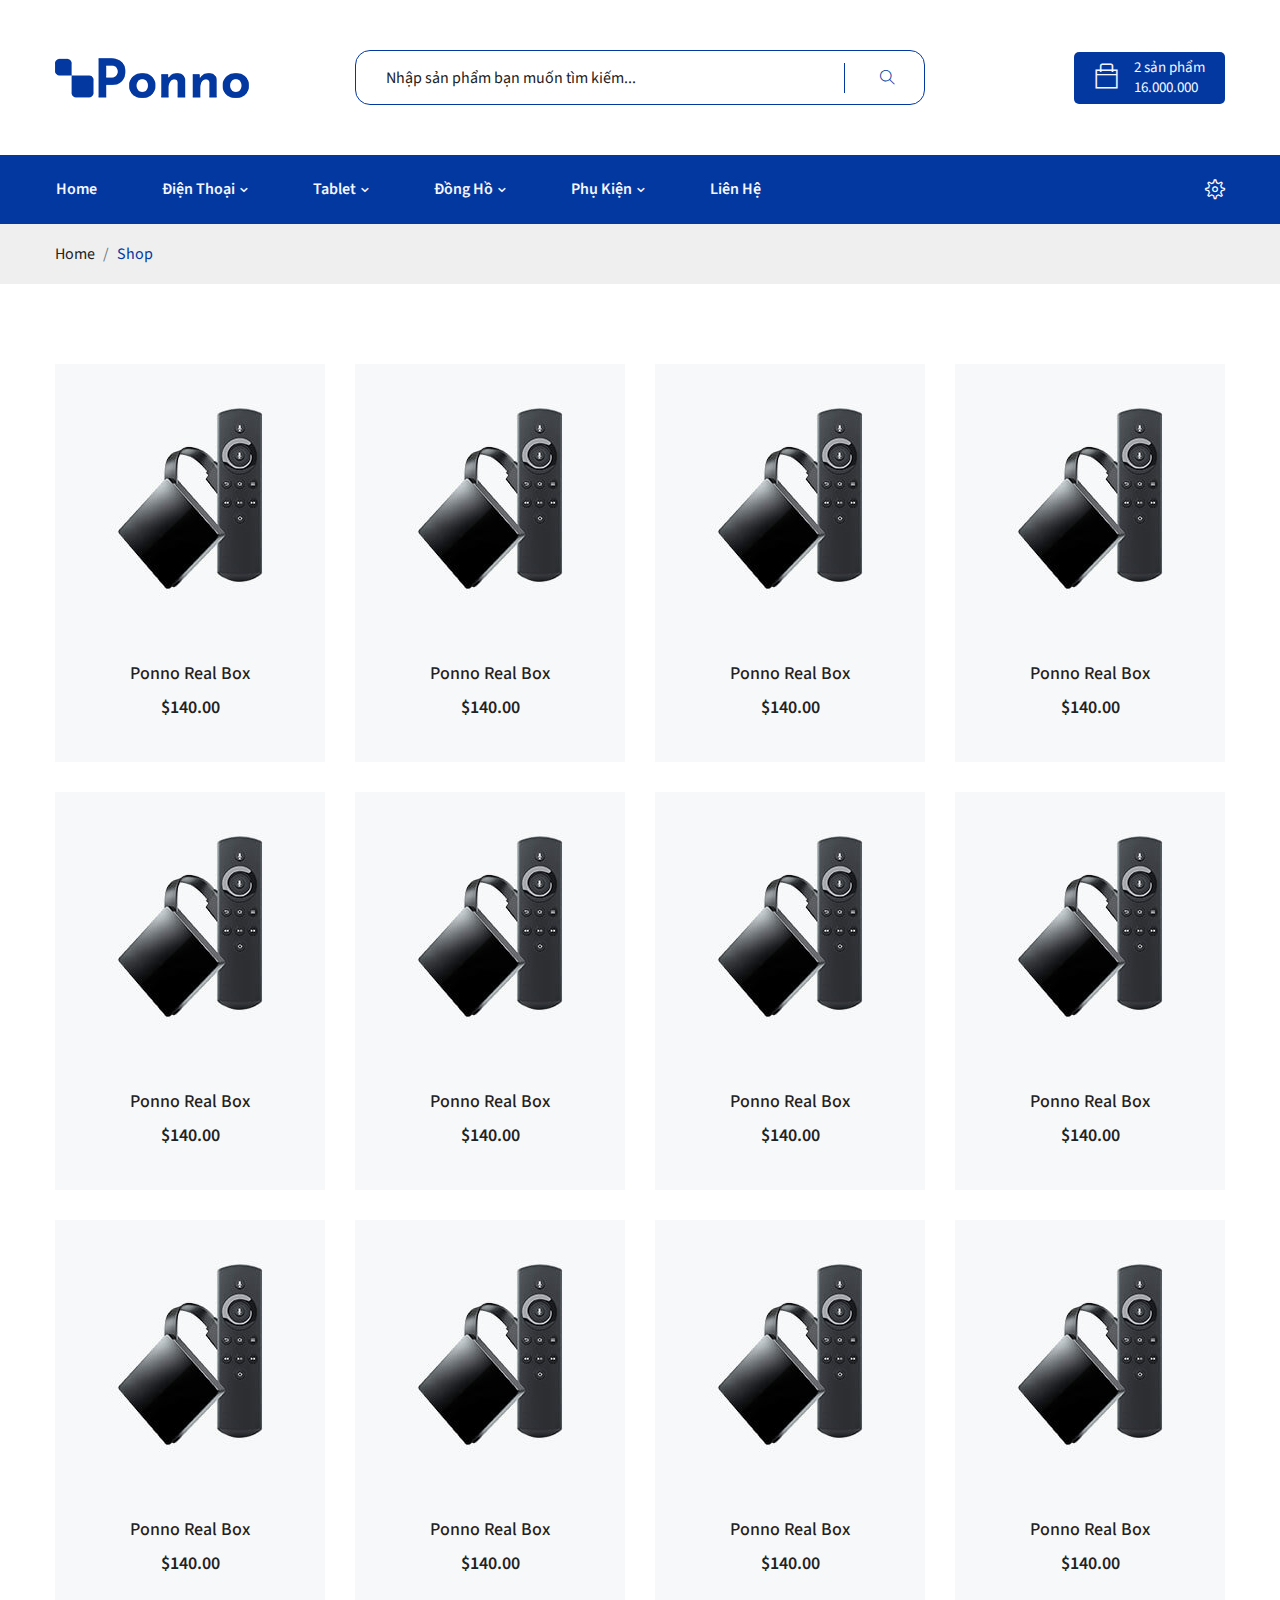
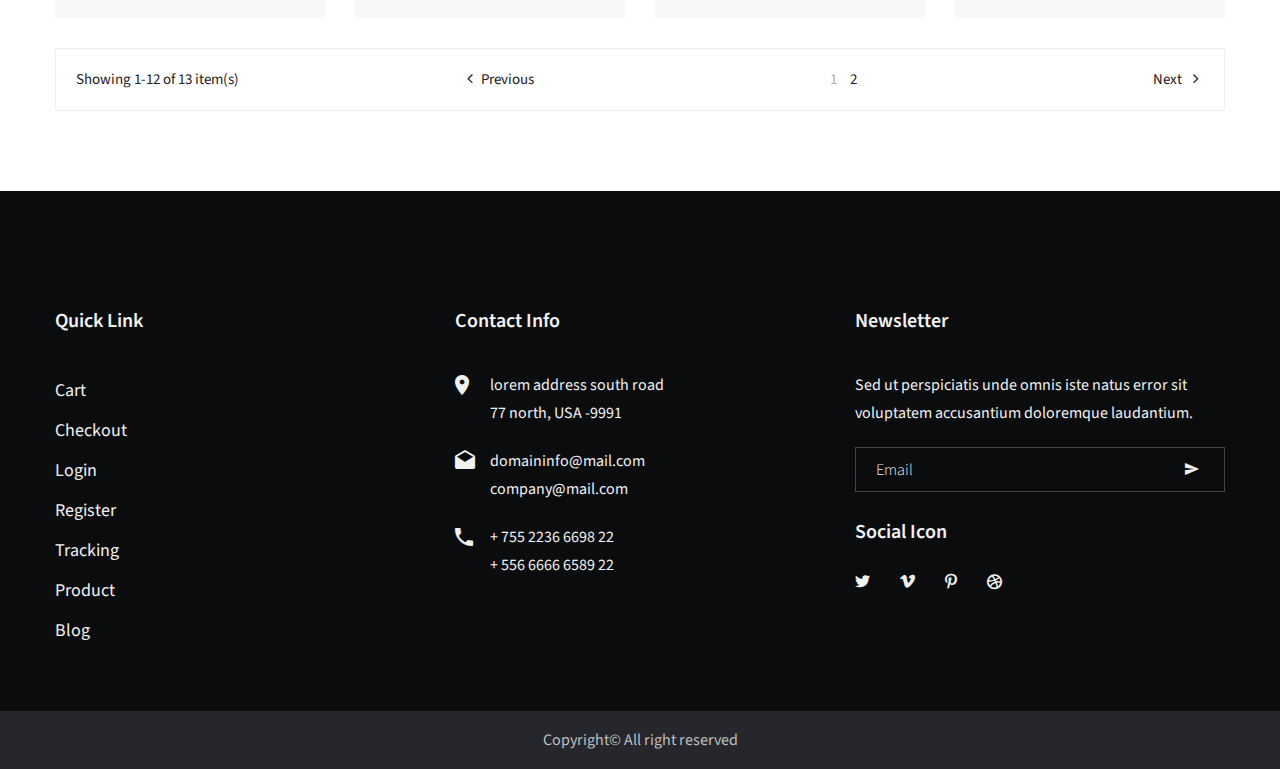
<file: shop.html>
<!doctype html>
<html class="no-js" lang="vi">


<head>
    <meta charset="utf-8">
    <meta http-equiv="x-ua-compatible" content="ie=edge">
    <title>Home || Ponno eCommerce Bootstrap 4 Template</title>
    <meta name="viewport" content="width=device-width, initial-scale=1, shrink-to-fit=no">
    <!-- Favicons -->
    <link rel="shortcut icon" href="img/favicon.ico">
    <!-- Fontawesome css -->
    <link rel="stylesheet" href="css/font-awesome.min.css">
    <!-- Animate css -->
    <link rel="stylesheet" href="css/animate.css">
    <!-- Themify Icon css -->
    <link rel="stylesheet" href="css/themify-icons.css">
    <!-- Stroke Gap Icon css -->
    <link rel="stylesheet" href="css/stroke-gap.css">
    <!-- Material Design Iconic Font css -->
    <link rel="stylesheet" href="css/material-design-iconic-font.min.css">
    <!-- Nice select css -->
    <link rel="stylesheet" href="css/nice-select.css">
    <!-- Jquery fancybox css -->
    <link rel="stylesheet" href="css/jquery.fancybox.css">
    <!-- Jquery ui price slider css -->
    <link rel="stylesheet" href="css/jquery-ui.min.css">
    <!-- Meanmenu css -->
    <link rel="stylesheet" href="css/meanmenu.min.css">
    <!-- Owl carousel css -->
    <link rel="stylesheet" href="css/owl.carousel.min.css">
    <!-- Slick Slider css -->
    <link rel="stylesheet" href="css/slick.css">
    <!-- Bootstrap css -->
    <link rel="stylesheet" href="css/bootstrap.min.css">
    <!-- Custom css -->
    <link rel="stylesheet" href="css/default.css">
    <!-- Main css -->
    <link rel="stylesheet" href="style.css">
    <!-- Responsive css -->
    <link rel="stylesheet" href="css/responsive.css">

    <!-- Modernizer js -->
    <script src="js/vendor/modernizr-3.5.0.min.js"></script>
</head>

<body>
    <div class="wrapper">
        <!-- Header Area Start Here -->
        <header class="header-area">
            <div class="header-top">
                <div class="container">
                    <div class="row align-items-center text-center text-md-left">
                        <!-- Logo Start -->
                        <div class="col-md-3 col order-1 order-md-1 mb-sm-30">
                            <div class="logo">
                                <a href="index.html"><img src="img/logo/logo.png" alt="logo-img"></a>
                            </div>
                        </div>
                        <!-- Logo End -->
                        <!-- Search Box Start Here -->
                        <div class="col-md-6  order-3 order-md-2">
                            <div class=" categorie-search-box">
                                <form action="#">
                                    <input type="text" name="search" placeholder="Nhập sản phẩm bạn muốn tìm kiếm...">
                                    <button>
                                        <span class="ti-search"></span>
                                    </button>
                                </form>
                            </div>
                        </div>
                        <!-- Search Box End Here -->
                        <!-- Cart Box Start Here -->
                        <div class="col-md-3 col order-2 order-md-3 mb-sm-30">
                            <div class="cart-box float-md-right">
                                <div class="drodown-show">
                                    <a href="#">
                                        <span class="total-pro">2 sản phẩm <br><span>16.000.000</span></span>
                                    </a>
                                    <ul class="dropdown cart-box-width">
                                        <li>
                                            <!-- Cart Box Start -->
                                            <div class="single-cart-box">
                                                <div class="cart-img">
                                                    <a href="#">
                                                        <img src="img/products/p1.jpg" alt="cart-image">
                                                    </a>
                                                    <span class="pro-quantity">1X</span>
                                                </div>
                                                <div class="cart-content">
                                                    <h6>
                                                        <a href="product-details.html">Printed Summer Red </a>
                                                    </h6>
                                                    <span class="cart-price">27.45</span>
                                                    <span>Size: S</span>
                                                    <span>Color: Yellow</span>
                                                </div>
                                                <a class="del-icone" href="#">
                                                    <span class="ti-close"></span>
                                                </a>
                                            </div>
                                            <!-- Cart Box End -->
                                            <!-- Cart Box Start -->
                                            <div class="single-cart-box">
                                                <div class="cart-img">
                                                    <a href="#">
                                                        <img src="img/products/p2.jpg" alt="cart-image">
                                                    </a>
                                                    <span class="pro-quantity">1X</span>
                                                </div>
                                                <div class="cart-content">
                                                    <h6>
                                                        <a href="product-details.html">Printed Round Neck</a>
                                                    </h6>
                                                    <span class="cart-price">45.00</span>
                                                    <span>Size: XL</span>
                                                    <span>Color: Green</span>
                                                </div>
                                                <a class="del-icone" href="#">
                                                    <span class="ti-close"></span>
                                                </a>
                                            </div>
                                            <!-- Cart Box End -->
                                            <!-- Cart Footer Inner Start -->
                                            <div class="cart-footer">
                                                <ul class="price-content">
                                                    <li>Subtotal
                                                        <span>$57.95</span>
                                                    </li>
                                                    <li>Shipping
                                                        <span>$7.00</span>
                                                    </li>
                                                    <li>Taxes
                                                        <span>$0.00</span>
                                                    </li>
                                                    <li>Total
                                                        <span>$64.95</span>
                                                    </li>
                                                </ul>
                                                <div class="cart-actions text-center">
                                                    <a class="cart-checkout" href="checkout.html">Checkout</a>
                                                </div>
                                            </div>
                                            <!-- Cart Footer Inner End -->
                                        </li>
                                    </ul>
                                </div>
                            </div>
                        </div>
                        <!-- Cart Box End Here -->
                    </div>
                </div>
            </div>
            <div class="header-bottom blue-bg header-sticky">
                <div class="container">
                    <div class="row align-items-center">
                        <!-- Menu Area Start Here -->
                        <div class="col-lg-10 d-none d-lg-block">
                            <nav>
                                <ul class="header-menu-list">
                                    <li><a href="index.html">Home</a></li>
                                    <li>
                                        <a class="drop-icon" href="shop.html">Điện Thoại</a>
                                        <!--  Mega-Menu Start -->
                                        <ul class="ht-dropdown megamenu">
                                            <!-- Single Column Start -->
                                            <li>
                                                <ul>
                                                    <li>
                                                        <a href="shop.html">Samsung</a>
                                                    </li>
                                                    <li>
                                                        <a href="shop.html">Oppo</a>
                                                    </li>
                                                    <li>
                                                        <a href="shop.html">Asus</a>
                                                    </li>
                                                    <li>
                                                        <a href="shop.html">Google</a>
                                                    </li>
                                                    <li>
                                                        <a href="shop.html">Sony</a>
                                                    </li>
                                                </ul>
                                            </li>
                                            <!-- Single Column End -->
                                            <!-- Single Column Start -->
                                            <li>
                                                <ul>
                                                    <li>
                                                        <a href="shop.html">Apple (Iphone)</a>
                                                    </li>
                                                    <li>
                                                        <a href="shop.html">One Plus</a>
                                                    </li>
                                                    <li>
                                                        <a href="shop.html">Nokia</a>
                                                    </li>
                                                    <li>
                                                        <a href="shop.html">Vsmart</a>
                                                    </li>
                                                    <li>
                                                        <a href="shop.html">Huawei</a>
                                                    </li>
                                                </ul>
                                            </li>
                                            <!-- Single Column End -->
                                            <!-- Single Column Start -->
                                            <li>
                                                <ul>
                                                    <li>
                                                        <a href="shop.html">LG</a>
                                                    </li>
                                                    <li>
                                                        <a href="shop.html">HTC</a>
                                                    </li>
                                                    <li>
                                                        <a href="shop.html">Lenovo</a>
                                                    </li>
                                                    <li>
                                                        <a href="shop.html">Meizu</a>
                                                    </li>
                                                    <li>
                                                        <a href="shop.html">Vivo</a>
                                                    </li>
                                                </ul>
                                            </li>
                                            <!-- Single Column End -->
                                        </ul>
                                        <!-- Mega-Menu End -->
                                    </li>
                                    <li>
                                        <a class="drop-icon" href="#">Tablet</a>
                                        <!-- Home Version Dropdown Start -->
                                        <ul class="ht-dropdown">
                                            <li>
                                                <a href="shop.html">Samsung</a>
                                            </li>
                                            <li>
                                                <a href="shop.html">HTC</a>
                                            </li>
                                            <li>
                                                <a href="shop.html">Apple</a>
                                            </li>
                                            <li>
                                                <a href="shop.html">Xiaomi</a>
                                            </li>
                                            <li>
                                                <a href="shop.html">Vivo</a>
                                            </li>
                                        </ul>
                                        <!-- Home Version Dropdown End -->
                                    </li>
                                    <li>
                                        <a class="drop-icon" href="blog.html">Đồng Hồ</a>
                                        <!-- Home Version Dropdown Start -->
                                        <ul class="ht-dropdown blog-dropdown">
                                            <li>
                                                <a href="shop.html">LG</a>
                                            </li>
                                            <li>
                                                <a href="shop.html">HTC</a>
                                            </li>
                                            <li>
                                                <a href="shop.html">Lenovo</a>
                                            </li>
                                            <li>
                                                <a href="shop.html">Meizu</a>
                                            </li>
                                            <li>
                                                <a href="shop.html">Vivo</a>
                                            </li>
                                        </ul>
                                        <!-- Home Version Dropdown End -->
                                    </li>
                                    <li>
                                        <a class="drop-icon" href="blog.html">Phụ Kiện</a>
                                        <!-- Home Version Dropdown Start -->
                                        <ul class="ht-dropdown blog-dropdown">
                                            <li>
                                                <a href="shop.html">LG</a>
                                            </li>
                                            <li>
                                                <a href="shop.html">HTC</a>
                                            </li>
                                            <li>
                                                <a href="shop.html">Lenovo</a>
                                            </li>
                                            <li>
                                                <a href="shop.html">Meizu</a>
                                            </li>
                                            <li>
                                                <a href="shop.html">Vivo</a>
                                            </li>
                                        </ul>
                                        <!-- Home Version Dropdown End -->
                                    </li>
                                    <li><a href="contact.html">Liên Hệ</a></li>
                                </ul>
                            </nav>
                        </div>
                        <!-- Menu Area End Here -->
                        <!-- Cart Box Start Here -->
                        <div class="col-lg-2">
                            <div class="setting-box float-right">
                                <ul>
                                    <li class="drodown-show"><a href="#"><span class="ti-settings"></span></a>
                                        <!-- Currency & Language Selection Start -->
                                        <ul class="dropdown cart-box-width currency-selector">
                                            <li>
                                                <h3>My Account </h3>
                                                <ul>
                                                    <li><a href="register.html">Register</a></li>
                                                    <li><a href="login.html">Login</a></li>
                                                    <li><a href="account.html">My Account</a></li>
                                                    <li><a href="account.html">Logout</a></li>
                                                </ul>
                                            </li>
                                        </ul>
                                        <!-- Currency & Language Selection End -->
                                    </li>
                                </ul>
                            </div>
                        </div>
                        <!-- Cart Box End Here -->
                    </div>
                    <!-- Row End -->
                    <!-- Mobile Menu Start Here -->
                    <div class="mobile-menu d-block d-lg-none" data-menu="Menu">
                        <nav>
                            <ul>
                                <li>
                                    <a href="index.html">home</a>
                                    <!-- Home Version Dropdown Start -->
                                    <ul>
                                        <li>
                                            <a href="index.html">Home Style 1</a>
                                        </li>
                                        <li>
                                            <a href="home-2.html">Home Style 2</a>
                                        </li>
                                    </ul>
                                    <!-- Home Version Dropdown End -->
                                </li>
                                <li>
                                    <a href="#">Mobile</a>
                                    <!-- Men Accessories Dropdown Start -->
                                    <ul class="submobile-mega-dropdown">
                                        <li>
                                            <a href="#">Electra Shope</a>
                                            <!-- Watches Dropdown Start -->
                                            <ul>
                                                <li>
                                                    <a href="shop.html">Integrated Systems</a>
                                                </li>
                                                <li>
                                                    <a href="shop.html">DJI</a>
                                                </li>
                                                <li>
                                                    <a href="shop.html">Power Vision</a>
                                                </li>
                                                <li>
                                                    <a href="shop.html">Ryze Tech</a>
                                                </li>
                                                <li>
                                                    <a href="shop.html">Yuneec</a>
                                                </li>
                                            </ul>
                                            <!-- Watches Dropdown End -->
                                        </li>
                                        <li>
                                            <a href="#">Stroller Shop</a>
                                            <!-- Shoes Dropdown Start -->
                                            <ul>
                                                <li>
                                                    <a href="shop.html">Joggers</a>
                                                </li>
                                                <li>
                                                    <a href="shop.html">Lightweight</a>
                                                </li>
                                                <li>
                                                    <a href="shop.html">Prams</a>
                                                </li>
                                                <li>
                                                    <a href="shop.html">Standard</a>
                                                </li>
                                                <li>
                                                    <a href="shop.html">Travel Systems</a>
                                                </li>
                                            </ul>
                                            <!-- Shoes Dropdown End -->
                                        </li>
                                        <li>
                                            <a href="#">smartwatch Shop</a>
                                            <!-- Bags Dropdown Start -->
                                            <ul>
                                                <li>
                                                    <a href="shop.html">Men's Watches</a>
                                                </li>
                                                <li>
                                                    <a href="shop.html">Ladies Watches</a>
                                                </li>
                                                <li>
                                                    <a href="shop.html">Sport Watch</a>
                                                </li>
                                                <li>
                                                    <a href="shop.html">Wrist Watches</a>
                                                </li>
                                                <li>
                                                    <a href="shop.html">Watch Bands</a>
                                                </li>
                                            </ul>
                                            <!-- Bags Dropdown End -->
                                        </li>
                                        <li>
                                            <a href="#">Scooter Shop</a>
                                            <!-- Bags Dropdown Start -->
                                            <ul>
                                                <li>
                                                    <a href="shop.html">Pro Scooters</a>
                                                </li>
                                                <li>
                                                    <a href="shop.html">Custom Scooters</a>
                                                </li>
                                                <li>
                                                    <a href="shop.html">Kids Scooters</a>
                                                </li>
                                                <li>
                                                    <a href="shop.html">Dirt Scooters</a>
                                                </li>
                                                <li>
                                                    <a href="shop.html">Adult / Commuter Scooters</a>
                                                </li>
                                            </ul>
                                            <!-- Bags Dropdown End -->
                                        </li>
                                    </ul>
                                    <!-- Men Accessories Dropdown End -->
                                </li>
                                <li>
                                    <a href="#">shop</a>
                                    <!-- Mobile Menu Dropdown Start -->
                                    <ul>
                                        <li>
                                            <a href="shop.html">Shop</a>
                                        </li>
                                        <li>
                                            <a href="product-details.html">product details</a>
                                        </li>
                                        <li>
                                            <a href="compare.html">compare</a>
                                        </li>
                                        <li>
                                            <a href="cart.html">cart</a>
                                        </li>
                                        <li>
                                            <a href="checkout.html">checkout</a>
                                        </li>
                                        <li>
                                            <a href="wishlist.html">wishlist</a>
                                        </li>
                                    </ul>
                                    <!-- Mobile Menu Dropdown End -->
                                </li>
                                <li>
                                    <a href="#">Blog</a>
                                    <!-- Mobile Menu Dropdown Start -->
                                    <ul>
                                        <li>
                                            <a href="blog.html">blog</a>
                                        </li>
                                        <li>
                                            <a href="blog-details.html">Blog Details</a>
                                        </li>
                                    </ul>
                                    <!-- Mobile Menu Dropdown End -->
                                </li>
                                <li>
                                    <a href="#">pages</a>
                                    <!-- Mobile Menu Dropdown Start -->
                                    <ul>
                                        <li>
                                            <a href="about.html">about us</a>
                                        </li>
                                        <li>
                                            <a href="account.html">My account</a>
                                        </li>
                                        <li>
                                            <a href="register.html">register</a>
                                        </li>
                                        <li>
                                            <a href="login.html">Login</a>
                                        </li>
                                        <li>
                                            <a href="404.html">404</a>
                                        </li>
                                        <li>
                                            <a href="forgot-password.html">forgot password</a>
                                        </li>
                                    </ul>
                                    <!-- Mobile Menu Dropdown End -->
                                </li>
                                <li><a href="about.html">About Us</a></li>
                                <li><a href="contact.html">Contact Us</a></li>
                            </ul>
                        </nav>
                    </div>
                    <!-- Mobile Menu End Here -->
                </div>
                <!-- Container End -->
            </div>
        </header>
        <!-- Header Area End Here -->

        <!-- content -->

        <!-- Breadcrumb Area Start Here -->
        <div class="breadcrumb-area">
            <div class="container">
                <ol class="breadcrumb breadcrumb-list">
                    <li class="breadcrumb-item">
                        <a href="index.html">Home</a>
                    </li>
                    <li class="breadcrumb-item active">shop</li>
                </ol>
            </div>
        </div>
        <!-- Breadcrumb Area End Here -->

        <!-- Shop Page Start -->
        <div class="main-shop-page ptb-80">
            <div class="container">
                <!-- Row End -->
                <div class="row">
                    <!-- Product Categorie List Start -->
                    <div class="col-lg-12 order-1 order-lg-2">
                        <div class="shop-area mb-all-40">
                            <!-- Grid & List Main Area End -->
                            <div class="tab-content">
                                <div id="grid-view" class="tab-pane fade show active">
                                    <div class="row border-hover-effect ">
                                        <div class="col-lg-3 col-md-3 col-sm-6 col-6">
                                            <!-- Single Product Start -->
                                            <div class="single-ponno-product">
                                                <!-- Product Image Start -->
                                                <div class="pro-img">
                                                    <a href="product-details.html">
                                                        <img class="primary-img" src="img/products/p2.jpg"
                                                            alt="single-product">
                                                    </a>
                                                </div>
                                                <!-- Product Image End -->
                                                <!-- Product Content Start -->
                                                <div class="pro-content">
                                                    <div class="pro-info">
                                                        <h4><a href="product-details.html">Ponno Real Box</a></h4>
                                                        <p><span class="special-price">$140.00</span></p>
                                                    </div>
                                                    <div class="pro-add-cart">
                                                        <a href="cart.html" title="Add to Cart">Add To Cart</a>
                                                    </div>
                                                </div>
                                                <!-- Product Content End -->
                                            </div>
                                        </div>
                                        <div class="col-lg-3 col-md-3 col-sm-6 col-6">
                                            <!-- Single Product Start -->
                                            <div class="single-ponno-product">
                                                <!-- Product Image Start -->
                                                <div class="pro-img">
                                                    <a href="product-details.html">
                                                        <img class="primary-img" src="img/products/p2.jpg"
                                                            alt="single-product">
                                                    </a>
                                                </div>
                                                <!-- Product Image End -->
                                                <!-- Product Content Start -->
                                                <div class="pro-content">
                                                    <div class="pro-info">
                                                        <h4><a href="product-details.html">Ponno Real Box</a></h4>
                                                        <p><span class="special-price">$140.00</span></p>
                                                    </div>
                                                    <div class="pro-add-cart">
                                                        <a href="cart.html" title="Add to Cart">Add To Cart</a>
                                                    </div>
                                                </div>
                                                <!-- Product Content End -->
                                            </div>
                                        </div>
                                        <div class="col-lg-3 col-md-3 col-sm-6 col-6">
                                            <!-- Single Product Start -->
                                            <div class="single-ponno-product">
                                                <!-- Product Image Start -->
                                                <div class="pro-img">
                                                    <a href="product-details.html">
                                                        <img class="primary-img" src="img/products/p2.jpg"
                                                            alt="single-product">
                                                    </a>
                                                </div>
                                                <!-- Product Image End -->
                                                <!-- Product Content Start -->
                                                <div class="pro-content">
                                                    <div class="pro-info">
                                                        <h4><a href="product-details.html">Ponno Real Box</a></h4>
                                                        <p><span class="special-price">$140.00</span></p>
                                                    </div>
                                                    <div class="pro-add-cart">
                                                        <a href="cart.html" title="Add to Cart">Add To Cart</a>
                                                    </div>
                                                </div>
                                                <!-- Product Content End -->
                                            </div>
                                        </div>
                                        <div class="col-lg-3 col-md-3 col-sm-6 col-6">
                                            <!-- Single Product Start -->
                                            <div class="single-ponno-product">
                                                <!-- Product Image Start -->
                                                <div class="pro-img">
                                                    <a href="product-details.html">
                                                        <img class="primary-img" src="img/products/p2.jpg"
                                                            alt="single-product">
                                                    </a>
                                                </div>
                                                <!-- Product Image End -->
                                                <!-- Product Content Start -->
                                                <div class="pro-content">
                                                    <div class="pro-info">
                                                        <h4><a href="product-details.html">Ponno Real Box</a></h4>
                                                        <p><span class="special-price">$140.00</span></p>
                                                    </div>
                                                    <div class="pro-add-cart">
                                                        <a href="cart.html" title="Add to Cart">Add To Cart</a>
                                                    </div>
                                                </div>
                                                <!-- Product Content End -->
                                            </div>
                                        </div>
                                        <div class="col-lg-3 col-md-3 col-sm-6 col-6">
                                            <!-- Single Product Start -->
                                            <div class="single-ponno-product">
                                                <!-- Product Image Start -->
                                                <div class="pro-img">
                                                    <a href="product-details.html">
                                                        <img class="primary-img" src="img/products/p2.jpg"
                                                            alt="single-product">
                                                    </a>
                                                </div>
                                                <!-- Product Image End -->
                                                <!-- Product Content Start -->
                                                <div class="pro-content">
                                                    <div class="pro-info">
                                                        <h4><a href="product-details.html">Ponno Real Box</a></h4>
                                                        <p><span class="special-price">$140.00</span></p>
                                                    </div>
                                                    <div class="pro-add-cart">
                                                        <a href="cart.html" title="Add to Cart">Add To Cart</a>
                                                    </div>
                                                </div>
                                                <!-- Product Content End -->
                                            </div>
                                        </div>
                                        <div class="col-lg-3 col-md-3 col-sm-6 col-6">
                                            <!-- Single Product Start -->
                                            <div class="single-ponno-product">
                                                <!-- Product Image Start -->
                                                <div class="pro-img">
                                                    <a href="product-details.html">
                                                        <img class="primary-img" src="img/products/p2.jpg"
                                                            alt="single-product">
                                                    </a>
                                                </div>
                                                <!-- Product Image End -->
                                                <!-- Product Content Start -->
                                                <div class="pro-content">
                                                    <div class="pro-info">
                                                        <h4><a href="product-details.html">Ponno Real Box</a></h4>
                                                        <p><span class="special-price">$140.00</span></p>
                                                    </div>
                                                    <div class="pro-add-cart">
                                                        <a href="cart.html" title="Add to Cart">Add To Cart</a>
                                                    </div>
                                                </div>
                                                <!-- Product Content End -->
                                            </div>
                                        </div>
                                        <div class="col-lg-3 col-md-3 col-sm-6 col-6">
                                            <!-- Single Product Start -->
                                            <div class="single-ponno-product">
                                                <!-- Product Image Start -->
                                                <div class="pro-img">
                                                    <a href="product-details.html">
                                                        <img class="primary-img" src="img/products/p2.jpg"
                                                            alt="single-product">
                                                    </a>
                                                </div>
                                                <!-- Product Image End -->
                                                <!-- Product Content Start -->
                                                <div class="pro-content">
                                                    <div class="pro-info">
                                                        <h4><a href="product-details.html">Ponno Real Box</a></h4>
                                                        <p><span class="special-price">$140.00</span></p>
                                                    </div>
                                                    <div class="pro-add-cart">
                                                        <a href="cart.html" title="Add to Cart">Add To Cart</a>
                                                    </div>
                                                </div>
                                                <!-- Product Content End -->
                                            </div>
                                        </div>
                                        <div class="col-lg-3 col-md-3 col-sm-6 col-6">
                                            <!-- Single Product Start -->
                                            <div class="single-ponno-product">
                                                <!-- Product Image Start -->
                                                <div class="pro-img">
                                                    <a href="product-details.html">
                                                        <img class="primary-img" src="img/products/p2.jpg"
                                                            alt="single-product">
                                                    </a>
                                                </div>
                                                <!-- Product Image End -->
                                                <!-- Product Content Start -->
                                                <div class="pro-content">
                                                    <div class="pro-info">
                                                        <h4><a href="product-details.html">Ponno Real Box</a></h4>
                                                        <p><span class="special-price">$140.00</span></p>
                                                    </div>
                                                    <div class="pro-add-cart">
                                                        <a href="cart.html" title="Add to Cart">Add To Cart</a>
                                                    </div>
                                                </div>
                                                <!-- Product Content End -->
                                            </div>
                                        </div>
                                        <div class="col-lg-3 col-md-3 col-sm-6 col-6">
                                            <!-- Single Product Start -->
                                            <div class="single-ponno-product">
                                                <!-- Product Image Start -->
                                                <div class="pro-img">
                                                    <a href="product-details.html">
                                                        <img class="primary-img" src="img/products/p2.jpg"
                                                            alt="single-product">
                                                    </a>
                                                </div>
                                                <!-- Product Image End -->
                                                <!-- Product Content Start -->
                                                <div class="pro-content">
                                                    <div class="pro-info">
                                                        <h4><a href="product-details.html">Ponno Real Box</a></h4>
                                                        <p><span class="special-price">$140.00</span></p>
                                                    </div>
                                                    <div class="pro-add-cart">
                                                        <a href="cart.html" title="Add to Cart">Add To Cart</a>
                                                    </div>
                                                </div>
                                                <!-- Product Content End -->
                                            </div>
                                        </div>
                                        <div class="col-lg-3 col-md-3 col-sm-6 col-6">
                                            <!-- Single Product Start -->
                                            <div class="single-ponno-product">
                                                <!-- Product Image Start -->
                                                <div class="pro-img">
                                                    <a href="product-details.html">
                                                        <img class="primary-img" src="img/products/p2.jpg"
                                                            alt="single-product">
                                                    </a>
                                                </div>
                                                <!-- Product Image End -->
                                                <!-- Product Content Start -->
                                                <div class="pro-content">
                                                    <div class="pro-info">
                                                        <h4><a href="product-details.html">Ponno Real Box</a></h4>
                                                        <p><span class="special-price">$140.00</span></p>
                                                    </div>
                                                    <div class="pro-add-cart">
                                                        <a href="cart.html" title="Add to Cart">Add To Cart</a>
                                                    </div>
                                                </div>
                                                <!-- Product Content End -->
                                            </div>
                                        </div>
                                        <div class="col-lg-3 col-md-3 col-sm-6 col-6">
                                            <!-- Single Product Start -->
                                            <div class="single-ponno-product">
                                                <!-- Product Image Start -->
                                                <div class="pro-img">
                                                    <a href="product-details.html">
                                                        <img class="primary-img" src="img/products/p2.jpg"
                                                            alt="single-product">
                                                    </a>
                                                </div>
                                                <!-- Product Image End -->
                                                <!-- Product Content Start -->
                                                <div class="pro-content">
                                                    <div class="pro-info">
                                                        <h4><a href="product-details.html">Ponno Real Box</a></h4>
                                                        <p><span class="special-price">$140.00</span></p>
                                                    </div>
                                                    <div class="pro-add-cart">
                                                        <a href="cart.html" title="Add to Cart">Add To Cart</a>
                                                    </div>
                                                </div>
                                                <!-- Product Content End -->
                                            </div>
                                        </div>
                                        <div class="col-lg-3 col-md-3 col-sm-6 col-6">
                                            <!-- Single Product Start -->
                                            <div class="single-ponno-product">
                                                <!-- Product Image Start -->
                                                <div class="pro-img">
                                                    <a href="product-details.html">
                                                        <img class="primary-img" src="img/products/p2.jpg"
                                                            alt="single-product">
                                                    </a>
                                                </div>
                                                <!-- Product Image End -->
                                                <!-- Product Content Start -->
                                                <div class="pro-content">
                                                    <div class="pro-info">
                                                        <h4><a href="product-details.html">Ponno Real Box</a></h4>
                                                        <p><span class="special-price">$140.00</span></p>
                                                    </div>
                                                    <div class="pro-add-cart">
                                                        <a href="cart.html" title="Add to Cart">Add To Cart</a>
                                                    </div>
                                                </div>
                                                <!-- Product Content End -->
                                            </div>
                                        </div>
                                        
                                    </div>
                                    <!-- Row End -->
                                </div>
                            </div>
                            <!-- Grid & List Main Area End -->
                        </div>
                        <!-- Shop Breadcrumb Area Start -->
                        <div class="shop-breadcrumb-area border-default">
                            <div class="row">
                                <div class="col-lg-4 col-md-4 col-sm-5">
                                    <span class="show-items">Showing 1-12 of 13 item(s) </span>
                                </div>
                                <div class="col-lg-8 col-md-8 col-sm-7">
                                    <ul class="pfolio-breadcrumb-list text-center">
                                        <li class="float-left prev">
                                            <a href="#">
                                                <i class="fa fa-angle-left" aria-hidden="true"></i>Previous</a>
                                        </li>
                                        <li class="active">
                                            <a href="#">1</a>
                                        </li>
                                        <li>
                                            <a href="#">2</a>
                                        </li>
                                        <li class="float-right next">
                                            <a href="#">Next
                                                <i class="fa fa-angle-right" aria-hidden="true"></i>
                                            </a>
                                        </li>
                                    </ul>
                                </div>
                            </div>
                        </div>
                        <!-- Shop Breadcrumb Area End -->
                    </div>
                    <!-- product Categorie List End -->
                </div>
                <!-- Row End -->
            </div>
            <!-- Container End -->
        </div>
        <!-- Shop Page End -->

        <!-- end content -->

        <!-- Footer Area Start Here -->
        <footer class="footer-area black-bg pt-60">
            <div class="container">
                <div class="footer-middle ptb-60">
                    <div class="row">
                        <!-- Single Footer Start -->

                        <!-- Single Footer End -->
                        <!-- Single Footer Start -->
                        <div class="col-lg-4 col-md-6 mb-all-40">
                            <div class="single-footer">
                                <h4 class="footer-title e-header">quick link</h4>
                                <div class="footer-content">
                                    <ul class="footer-list quick-link">
                                        <li><a href="cart.html">cart</a></li>
                                        <li><a href="checkout.html">checkout</a></li>
                                        <li><a href="login.html">login</a></li>
                                        <li><a href="register.html">register</a></li>
                                        <li><a href="#">tracking</a></li>
                                        <li><a href="#">product</a></li>
                                        <li><a href="blog.html">blog</a></li>
                                    </ul>
                                </div>
                            </div>
                        </div>
                        <!-- Single Footer End -->
                        <!-- Single Footer Start -->
                        <div class="col-lg-4 col-md-6 mb-sm-40">
                            <div class="single-footer">
                                <h4 class="footer-title e-header">contact info</h4>
                                <div class="footer-content">
                                    <ul class="footer-list contact-info">
                                        <li class="location">
                                            <p>lorem address south road</p>
                                            <p>77 north, USA -9991</p>
                                        </li>
                                        <li class="mail">
                                            <p>domaininfo@mail.com</p>
                                            <p>company@mail.com</p>
                                        </li>
                                        <li class="phone">
                                            <p>+ 755 2236 6698 22</p>
                                            <p>+ 556 6666 6589 22</p>
                                        </li>
                                    </ul>
                                </div>
                            </div>
                        </div>
                        <!-- Single Footer End -->
                        <!-- Single Footer Start -->
                        <div class="col-lg-4 col-md-6">
                            <div class="single-footer">
                                <h4 class="footer-title e-header">newsletter</h4>
                                <div class="footer-content">
                                    <ul class="footer-list newsletter-text">
                                        <li>
                                            <p>Sed ut perspiciatis unde omnis iste natus error sit voluptatem
                                                accusantium doloremque laudantium.</p>
                                        </li>
                                        <li class="footer-search mb-30">
                                            <form action="#">
                                                <input type="text" Placeholder="Email" name="footer-mail"
                                                    id="footer-mail">
                                                <button><i class="zmdi zmdi-mail-send"></i></button>
                                            </form>
                                        </li>
                                        <li>
                                            <h5 class="e-header">Social Icon</h5>
                                            <ul class="footer-social d-inline-flex mt-30">
                                                <li><a href="#"><i class="zmdi zmdi-twitter"></i></a></li>
                                                <li><a href="#"><i class="zmdi zmdi-vimeo"></i></a></li>
                                                <li><a href="#"><i class="zmdi zmdi-pinterest"></i></a></li>
                                                <li><a href="#"><i class="zmdi zmdi-dribbble"></i></a></li>
                                            </ul>
                                        </li>
                                    </ul>
                                </div>
                            </div>
                        </div>
                        <!-- Single Footer End -->
                    </div>
                </div>
            </div>
            <div class="footer-bottom text-center ptb-15 off-black-bg">
                <p class="copyright">Copyright© All right reserved</p>
            </div>
        </footer>
        <!-- Footer Area End Here -->
        <!-- Quick View Content Start -->
        <!-- Quick View Content End -->
    </div>
    <!-- Main Wrapper End Here -->

    <!-- jquery 3.3.1 -->
    <script src="js/vendor/jquery-3.3.1.min.js"></script>
    <!-- Mobile menu js -->
    <script src="js/jquery.meanmenu.min.js"></script>
    <!-- ScrollUp js -->
    <script src="js/jquery.scrollUp.js"></script>
    <!-- Fancybox js -->
    <script src="js/jquery.fancybox.min.js"></script>
    <!-- Countdown js -->
    <script src="js/jquery.countdown.min.js"></script>
    <!-- Jquery nice select js -->
    <script src="js/jquery.nice-select.min.js"></script>
    <!-- Jquery ui price slider js -->
    <script src="js/jquery-ui.min.js"></script>
    <!-- Owl carousel -->
    <script src="js/owl.carousel.min.js"></script>
    <!-- Slick Slider -->
    <script src="js/slick.min.js"></script>
    <!-- Bootstrap popper js -->
    <script src="js/popper.min.js"></script>
    <!-- Bootstrap js -->
    <script src="js/bootstrap.min.js"></script>
    <!-- Plugin js -->
    <script src="js/plugins.js"></script>
    <!-- Main activaion js -->
    <script src="js/main.js"></script>
</body>


<!-- Mirrored from d29u17ylf1ylz9.cloudfront.net/ponno/index.html by HTTrack Website Copier/3.x [XR&CO'2014], Mon, 13 Apr 2020 11:00:47 GMT -->

</html>
</file>
<file: css/themify-icons.css>
@font-face {
	font-family: 'themify';
	src:url('../fonts/themify9f24.eot?-fvbane');
	src:url('../fonts/themifyd41d.eot?#iefix-fvbane') format('embedded-opentype'),
		url('../fonts/themify9f24.woff?-fvbane') format('woff'),
		url('../fonts/themify9f24.ttf?-fvbane') format('truetype'),
		url('../fonts/themify9f24.svg?-fvbane#themify') format('svg');
	font-weight: normal;
	font-style: normal;
}

[class^="ti-"], [class*=" ti-"] {
	font-family: 'themify';
	speak: none;
	font-style: normal;
	font-weight: normal;
	font-variant: normal;
	text-transform: none;
	line-height: 1;

	/* Better Font Rendering =========== */
	-webkit-font-smoothing: antialiased;
	-moz-osx-font-smoothing: grayscale;
}

.ti-wand:before {
	content: "\e600";
}
.ti-volume:before {
	content: "\e601";
}
.ti-user:before {
	content: "\e602";
}
.ti-unlock:before {
	content: "\e603";
}
.ti-unlink:before {
	content: "\e604";
}
.ti-trash:before {
	content: "\e605";
}
.ti-thought:before {
	content: "\e606";
}
.ti-target:before {
	content: "\e607";
}
.ti-tag:before {
	content: "\e608";
}
.ti-tablet:before {
	content: "\e609";
}
.ti-star:before {
	content: "\e60a";
}
.ti-spray:before {
	content: "\e60b";
}
.ti-signal:before {
	content: "\e60c";
}
.ti-shopping-cart:before {
	content: "\e60d";
}
.ti-shopping-cart-full:before {
	content: "\e60e";
}
.ti-settings:before {
	content: "\e60f";
}
.ti-search:before {
	content: "\e610";
}
.ti-zoom-in:before {
	content: "\e611";
}
.ti-zoom-out:before {
	content: "\e612";
}
.ti-cut:before {
	content: "\e613";
}
.ti-ruler:before {
	content: "\e614";
}
.ti-ruler-pencil:before {
	content: "\e615";
}
.ti-ruler-alt:before {
	content: "\e616";
}
.ti-bookmark:before {
	content: "\e617";
}
.ti-bookmark-alt:before {
	content: "\e618";
}
.ti-reload:before {
	content: "\e619";
}
.ti-plus:before {
	content: "\e61a";
}
.ti-pin:before {
	content: "\e61b";
}
.ti-pencil:before {
	content: "\e61c";
}
.ti-pencil-alt:before {
	content: "\e61d";
}
.ti-paint-roller:before {
	content: "\e61e";
}
.ti-paint-bucket:before {
	content: "\e61f";
}
.ti-na:before {
	content: "\e620";
}
.ti-mobile:before {
	content: "\e621";
}
.ti-minus:before {
	content: "\e622";
}
.ti-medall:before {
	content: "\e623";
}
.ti-medall-alt:before {
	content: "\e624";
}
.ti-marker:before {
	content: "\e625";
}
.ti-marker-alt:before {
	content: "\e626";
}
.ti-arrow-up:before {
	content: "\e627";
}
.ti-arrow-right:before {
	content: "\e628";
}
.ti-arrow-left:before {
	content: "\e629";
}
.ti-arrow-down:before {
	content: "\e62a";
}
.ti-lock:before {
	content: "\e62b";
}
.ti-location-arrow:before {
	content: "\e62c";
}
.ti-link:before {
	content: "\e62d";
}
.ti-layout:before {
	content: "\e62e";
}
.ti-layers:before {
	content: "\e62f";
}
.ti-layers-alt:before {
	content: "\e630";
}
.ti-key:before {
	content: "\e631";
}
.ti-import:before {
	content: "\e632";
}
.ti-image:before {
	content: "\e633";
}
.ti-heart:before {
	content: "\e634";
}
.ti-heart-broken:before {
	content: "\e635";
}
.ti-hand-stop:before {
	content: "\e636";
}
.ti-hand-open:before {
	content: "\e637";
}
.ti-hand-drag:before {
	content: "\e638";
}
.ti-folder:before {
	content: "\e639";
}
.ti-flag:before {
	content: "\e63a";
}
.ti-flag-alt:before {
	content: "\e63b";
}
.ti-flag-alt-2:before {
	content: "\e63c";
}
.ti-eye:before {
	content: "\e63d";
}
.ti-export:before {
	content: "\e63e";
}
.ti-exchange-vertical:before {
	content: "\e63f";
}
.ti-desktop:before {
	content: "\e640";
}
.ti-cup:before {
	content: "\e641";
}
.ti-crown:before {
	content: "\e642";
}
.ti-comments:before {
	content: "\e643";
}
.ti-comment:before {
	content: "\e644";
}
.ti-comment-alt:before {
	content: "\e645";
}
.ti-close:before {
	content: "\e646";
}
.ti-clip:before {
	content: "\e647";
}
.ti-angle-up:before {
	content: "\e648";
}
.ti-angle-right:before {
	content: "\e649";
}
.ti-angle-left:before {
	content: "\e64a";
}
.ti-angle-down:before {
	content: "\e64b";
}
.ti-check:before {
	content: "\e64c";
}
.ti-check-box:before {
	content: "\e64d";
}
.ti-camera:before {
	content: "\e64e";
}
.ti-announcement:before {
	content: "\e64f";
}
.ti-brush:before {
	content: "\e650";
}
.ti-briefcase:before {
	content: "\e651";
}
.ti-bolt:before {
	content: "\e652";
}
.ti-bolt-alt:before {
	content: "\e653";
}
.ti-blackboard:before {
	content: "\e654";
}
.ti-bag:before {
	content: "\e655";
}
.ti-move:before {
	content: "\e656";
}
.ti-arrows-vertical:before {
	content: "\e657";
}
.ti-arrows-horizontal:before {
	content: "\e658";
}
.ti-fullscreen:before {
	content: "\e659";
}
.ti-arrow-top-right:before {
	content: "\e65a";
}
.ti-arrow-top-left:before {
	content: "\e65b";
}
.ti-arrow-circle-up:before {
	content: "\e65c";
}
.ti-arrow-circle-right:before {
	content: "\e65d";
}
.ti-arrow-circle-left:before {
	content: "\e65e";
}
.ti-arrow-circle-down:before {
	content: "\e65f";
}
.ti-angle-double-up:before {
	content: "\e660";
}
.ti-angle-double-right:before {
	content: "\e661";
}
.ti-angle-double-left:before {
	content: "\e662";
}
.ti-angle-double-down:before {
	content: "\e663";
}
.ti-zip:before {
	content: "\e664";
}
.ti-world:before {
	content: "\e665";
}
.ti-wheelchair:before {
	content: "\e666";
}
.ti-view-list:before {
	content: "\e667";
}
.ti-view-list-alt:before {
	content: "\e668";
}
.ti-view-grid:before {
	content: "\e669";
}
.ti-uppercase:before {
	content: "\e66a";
}
.ti-upload:before {
	content: "\e66b";
}
.ti-underline:before {
	content: "\e66c";
}
.ti-truck:before {
	content: "\e66d";
}
.ti-timer:before {
	content: "\e66e";
}
.ti-ticket:before {
	content: "\e66f";
}
.ti-thumb-up:before {
	content: "\e670";
}
.ti-thumb-down:before {
	content: "\e671";
}
.ti-text:before {
	content: "\e672";
}
.ti-stats-up:before {
	content: "\e673";
}
.ti-stats-down:before {
	content: "\e674";
}
.ti-split-v:before {
	content: "\e675";
}
.ti-split-h:before {
	content: "\e676";
}
.ti-smallcap:before {
	content: "\e677";
}
.ti-shine:before {
	content: "\e678";
}
.ti-shift-right:before {
	content: "\e679";
}
.ti-shift-left:before {
	content: "\e67a";
}
.ti-shield:before {
	content: "\e67b";
}
.ti-notepad:before {
	content: "\e67c";
}
.ti-server:before {
	content: "\e67d";
}
.ti-quote-right:before {
	content: "\e67e";
}
.ti-quote-left:before {
	content: "\e67f";
}
.ti-pulse:before {
	content: "\e680";
}
.ti-printer:before {
	content: "\e681";
}
.ti-power-off:before {
	content: "\e682";
}
.ti-plug:before {
	content: "\e683";
}
.ti-pie-chart:before {
	content: "\e684";
}
.ti-paragraph:before {
	content: "\e685";
}
.ti-panel:before {
	content: "\e686";
}
.ti-package:before {
	content: "\e687";
}
.ti-music:before {
	content: "\e688";
}
.ti-music-alt:before {
	content: "\e689";
}
.ti-mouse:before {
	content: "\e68a";
}
.ti-mouse-alt:before {
	content: "\e68b";
}
.ti-money:before {
	content: "\e68c";
}
.ti-microphone:before {
	content: "\e68d";
}
.ti-menu:before {
	content: "\e68e";
}
.ti-menu-alt:before {
	content: "\e68f";
}
.ti-map:before {
	content: "\e690";
}
.ti-map-alt:before {
	content: "\e691";
}
.ti-loop:before {
	content: "\e692";
}
.ti-location-pin:before {
	content: "\e693";
}
.ti-list:before {
	content: "\e694";
}
.ti-light-bulb:before {
	content: "\e695";
}
.ti-Italic:before {
	content: "\e696";
}
.ti-info:before {
	content: "\e697";
}
.ti-infinite:before {
	content: "\e698";
}
.ti-id-badge:before {
	content: "\e699";
}
.ti-hummer:before {
	content: "\e69a";
}
.ti-home:before {
	content: "\e69b";
}
.ti-help:before {
	content: "\e69c";
}
.ti-headphone:before {
	content: "\e69d";
}
.ti-harddrives:before {
	content: "\e69e";
}
.ti-harddrive:before {
	content: "\e69f";
}
.ti-gift:before {
	content: "\e6a0";
}
.ti-game:before {
	content: "\e6a1";
}
.ti-filter:before {
	content: "\e6a2";
}
.ti-files:before {
	content: "\e6a3";
}
.ti-file:before {
	content: "\e6a4";
}
.ti-eraser:before {
	content: "\e6a5";
}
.ti-envelope:before {
	content: "\e6a6";
}
.ti-download:before {
	content: "\e6a7";
}
.ti-direction:before {
	content: "\e6a8";
}
.ti-direction-alt:before {
	content: "\e6a9";
}
.ti-dashboard:before {
	content: "\e6aa";
}
.ti-control-stop:before {
	content: "\e6ab";
}
.ti-control-shuffle:before {
	content: "\e6ac";
}
.ti-control-play:before {
	content: "\e6ad";
}
.ti-control-pause:before {
	content: "\e6ae";
}
.ti-control-forward:before {
	content: "\e6af";
}
.ti-control-backward:before {
	content: "\e6b0";
}
.ti-cloud:before {
	content: "\e6b1";
}
.ti-cloud-up:before {
	content: "\e6b2";
}
.ti-cloud-down:before {
	content: "\e6b3";
}
.ti-clipboard:before {
	content: "\e6b4";
}
.ti-car:before {
	content: "\e6b5";
}
.ti-calendar:before {
	content: "\e6b6";
}
.ti-book:before {
	content: "\e6b7";
}
.ti-bell:before {
	content: "\e6b8";
}
.ti-basketball:before {
	content: "\e6b9";
}
.ti-bar-chart:before {
	content: "\e6ba";
}
.ti-bar-chart-alt:before {
	content: "\e6bb";
}
.ti-back-right:before {
	content: "\e6bc";
}
.ti-back-left:before {
	content: "\e6bd";
}
.ti-arrows-corner:before {
	content: "\e6be";
}
.ti-archive:before {
	content: "\e6bf";
}
.ti-anchor:before {
	content: "\e6c0";
}
.ti-align-right:before {
	content: "\e6c1";
}
.ti-align-left:before {
	content: "\e6c2";
}
.ti-align-justify:before {
	content: "\e6c3";
}
.ti-align-center:before {
	content: "\e6c4";
}
.ti-alert:before {
	content: "\e6c5";
}
.ti-alarm-clock:before {
	content: "\e6c6";
}
.ti-agenda:before {
	content: "\e6c7";
}
.ti-write:before {
	content: "\e6c8";
}
.ti-window:before {
	content: "\e6c9";
}
.ti-widgetized:before {
	content: "\e6ca";
}
.ti-widget:before {
	content: "\e6cb";
}
.ti-widget-alt:before {
	content: "\e6cc";
}
.ti-wallet:before {
	content: "\e6cd";
}
.ti-video-clapper:before {
	content: "\e6ce";
}
.ti-video-camera:before {
	content: "\e6cf";
}
.ti-vector:before {
	content: "\e6d0";
}
.ti-themify-logo:before {
	content: "\e6d1";
}
.ti-themify-favicon:before {
	content: "\e6d2";
}
.ti-themify-favicon-alt:before {
	content: "\e6d3";
}
.ti-support:before {
	content: "\e6d4";
}
.ti-stamp:before {
	content: "\e6d5";
}
.ti-split-v-alt:before {
	content: "\e6d6";
}
.ti-slice:before {
	content: "\e6d7";
}
.ti-shortcode:before {
	content: "\e6d8";
}
.ti-shift-right-alt:before {
	content: "\e6d9";
}
.ti-shift-left-alt:before {
	content: "\e6da";
}
.ti-ruler-alt-2:before {
	content: "\e6db";
}
.ti-receipt:before {
	content: "\e6dc";
}
.ti-pin2:before {
	content: "\e6dd";
}
.ti-pin-alt:before {
	content: "\e6de";
}
.ti-pencil-alt2:before {
	content: "\e6df";
}
.ti-palette:before {
	content: "\e6e0";
}
.ti-more:before {
	content: "\e6e1";
}
.ti-more-alt:before {
	content: "\e6e2";
}
.ti-microphone-alt:before {
	content: "\e6e3";
}
.ti-magnet:before {
	content: "\e6e4";
}
.ti-line-double:before {
	content: "\e6e5";
}
.ti-line-dotted:before {
	content: "\e6e6";
}
.ti-line-dashed:before {
	content: "\e6e7";
}
.ti-layout-width-full:before {
	content: "\e6e8";
}
.ti-layout-width-default:before {
	content: "\e6e9";
}
.ti-layout-width-default-alt:before {
	content: "\e6ea";
}
.ti-layout-tab:before {
	content: "\e6eb";
}
.ti-layout-tab-window:before {
	content: "\e6ec";
}
.ti-layout-tab-v:before {
	content: "\e6ed";
}
.ti-layout-tab-min:before {
	content: "\e6ee";
}
.ti-layout-slider:before {
	content: "\e6ef";
}
.ti-layout-slider-alt:before {
	content: "\e6f0";
}
.ti-layout-sidebar-right:before {
	content: "\e6f1";
}
.ti-layout-sidebar-none:before {
	content: "\e6f2";
}
.ti-layout-sidebar-left:before {
	content: "\e6f3";
}
.ti-layout-placeholder:before {
	content: "\e6f4";
}
.ti-layout-menu:before {
	content: "\e6f5";
}
.ti-layout-menu-v:before {
	content: "\e6f6";
}
.ti-layout-menu-separated:before {
	content: "\e6f7";
}
.ti-layout-menu-full:before {
	content: "\e6f8";
}
.ti-layout-media-right-alt:before {
	content: "\e6f9";
}
.ti-layout-media-right:before {
	content: "\e6fa";
}
.ti-layout-media-overlay:before {
	content: "\e6fb";
}
.ti-layout-media-overlay-alt:before {
	content: "\e6fc";
}
.ti-layout-media-overlay-alt-2:before {
	content: "\e6fd";
}
.ti-layout-media-left-alt:before {
	content: "\e6fe";
}
.ti-layout-media-left:before {
	content: "\e6ff";
}
.ti-layout-media-center-alt:before {
	content: "\e700";
}
.ti-layout-media-center:before {
	content: "\e701";
}
.ti-layout-list-thumb:before {
	content: "\e702";
}
.ti-layout-list-thumb-alt:before {
	content: "\e703";
}
.ti-layout-list-post:before {
	content: "\e704";
}
.ti-layout-list-large-image:before {
	content: "\e705";
}
.ti-layout-line-solid:before {
	content: "\e706";
}
.ti-layout-grid4:before {
	content: "\e707";
}
.ti-layout-grid3:before {
	content: "\e708";
}
.ti-layout-grid2:before {
	content: "\e709";
}
.ti-layout-grid2-thumb:before {
	content: "\e70a";
}
.ti-layout-cta-right:before {
	content: "\e70b";
}
.ti-layout-cta-left:before {
	content: "\e70c";
}
.ti-layout-cta-center:before {
	content: "\e70d";
}
.ti-layout-cta-btn-right:before {
	content: "\e70e";
}
.ti-layout-cta-btn-left:before {
	content: "\e70f";
}
.ti-layout-column4:before {
	content: "\e710";
}
.ti-layout-column3:before {
	content: "\e711";
}
.ti-layout-column2:before {
	content: "\e712";
}
.ti-layout-accordion-separated:before {
	content: "\e713";
}
.ti-layout-accordion-merged:before {
	content: "\e714";
}
.ti-layout-accordion-list:before {
	content: "\e715";
}
.ti-ink-pen:before {
	content: "\e716";
}
.ti-info-alt:before {
	content: "\e717";
}
.ti-help-alt:before {
	content: "\e718";
}
.ti-headphone-alt:before {
	content: "\e719";
}
.ti-hand-point-up:before {
	content: "\e71a";
}
.ti-hand-point-right:before {
	content: "\e71b";
}
.ti-hand-point-left:before {
	content: "\e71c";
}
.ti-hand-point-down:before {
	content: "\e71d";
}
.ti-gallery:before {
	content: "\e71e";
}
.ti-face-smile:before {
	content: "\e71f";
}
.ti-face-sad:before {
	content: "\e720";
}
.ti-credit-card:before {
	content: "\e721";
}
.ti-control-skip-forward:before {
	content: "\e722";
}
.ti-control-skip-backward:before {
	content: "\e723";
}
.ti-control-record:before {
	content: "\e724";
}
.ti-control-eject:before {
	content: "\e725";
}
.ti-comments-smiley:before {
	content: "\e726";
}
.ti-brush-alt:before {
	content: "\e727";
}
.ti-youtube:before {
	content: "\e728";
}
.ti-vimeo:before {
	content: "\e729";
}
.ti-twitter:before {
	content: "\e72a";
}
.ti-time:before {
	content: "\e72b";
}
.ti-tumblr:before {
	content: "\e72c";
}
.ti-skype:before {
	content: "\e72d";
}
.ti-share:before {
	content: "\e72e";
}
.ti-share-alt:before {
	content: "\e72f";
}
.ti-rocket:before {
	content: "\e730";
}
.ti-pinterest:before {
	content: "\e731";
}
.ti-new-window:before {
	content: "\e732";
}
.ti-microsoft:before {
	content: "\e733";
}
.ti-list-ol:before {
	content: "\e734";
}
.ti-linkedin:before {
	content: "\e735";
}
.ti-layout-sidebar-2:before {
	content: "\e736";
}
.ti-layout-grid4-alt:before {
	content: "\e737";
}
.ti-layout-grid3-alt:before {
	content: "\e738";
}
.ti-layout-grid2-alt:before {
	content: "\e739";
}
.ti-layout-column4-alt:before {
	content: "\e73a";
}
.ti-layout-column3-alt:before {
	content: "\e73b";
}
.ti-layout-column2-alt:before {
	content: "\e73c";
}
.ti-instagram:before {
	content: "\e73d";
}
.ti-google:before {
	content: "\e73e";
}
.ti-github:before {
	content: "\e73f";
}
.ti-flickr:before {
	content: "\e740";
}
.ti-facebook:before {
	content: "\e741";
}
.ti-dropbox:before {
	content: "\e742";
}
.ti-dribbble:before {
	content: "\e743";
}
.ti-apple:before {
	content: "\e744";
}
.ti-android:before {
	content: "\e745";
}
.ti-save:before {
	content: "\e746";
}
.ti-save-alt:before {
	content: "\e747";
}
.ti-yahoo:before {
	content: "\e748";
}
.ti-wordpress:before {
	content: "\e749";
}
.ti-vimeo-alt:before {
	content: "\e74a";
}
.ti-twitter-alt:before {
	content: "\e74b";
}
.ti-tumblr-alt:before {
	content: "\e74c";
}
.ti-trello:before {
	content: "\e74d";
}
.ti-stack-overflow:before {
	content: "\e74e";
}
.ti-soundcloud:before {
	content: "\e74f";
}
.ti-sharethis:before {
	content: "\e750";
}
.ti-sharethis-alt:before {
	content: "\e751";
}
.ti-reddit:before {
	content: "\e752";
}
.ti-pinterest-alt:before {
	content: "\e753";
}
.ti-microsoft-alt:before {
	content: "\e754";
}
.ti-linux:before {
	content: "\e755";
}
.ti-jsfiddle:before {
	content: "\e756";
}
.ti-joomla:before {
	content: "\e757";
}
.ti-html5:before {
	content: "\e758";
}
.ti-flickr-alt:before {
	content: "\e759";
}
.ti-email:before {
	content: "\e75a";
}
.ti-drupal:before {
	content: "\e75b";
}
.ti-dropbox-alt:before {
	content: "\e75c";
}
.ti-css3:before {
	content: "\e75d";
}
.ti-rss:before {
	content: "\e75e";
}
.ti-rss-alt:before {
	content: "\e75f";
}
</file>
<file: css/stroke-gap.css>
@font-face {
	font-family: 'Stroke-Gap-Icons';
	src: url('fonts/Stroke-Gap-Icons.eot');
}
@font-face {
	font-family: 'Stroke-Gap-Icons';
	src: url([data-uri]) format('truetype'),
		 url([data-uri]) format('woff');
	font-weight: normal;
	font-style: normal;
}

.icon {
	font-family: 'Stroke-Gap-Icons';
	speak: none;
	font-style: normal;
	font-weight: normal;
	font-variant: normal;
	text-transform: none;
	line-height: 1;

	/* Better Font Rendering =========== */
	-webkit-font-smoothing: antialiased;
	-moz-osx-font-smoothing: grayscale;
}

.icon-WorldWide:before {
	content: "\e600";
}
.icon-WorldGlobe:before {
	content: "\e601";
}
.icon-Underpants:before {
	content: "\e602";
}
.icon-Tshirt:before {
	content: "\e603";
}
.icon-Trousers:before {
	content: "\e604";
}
.icon-Tie:before {
	content: "\e605";
}
.icon-TennisBall:before {
	content: "\e606";
}
.icon-Telesocpe:before {
	content: "\e607";
}
.icon-Stop:before {
	content: "\e608";
}
.icon-Starship:before {
	content: "\e609";
}
.icon-Starship2:before {
	content: "\e60a";
}
.icon-Speaker:before {
	content: "\e60b";
}
.icon-Speaker2:before {
	content: "\e60c";
}
.icon-Soccer:before {
	content: "\e60d";
}
.icon-Snikers:before {
	content: "\e60e";
}
.icon-Scisors:before {
	content: "\e60f";
}
.icon-Puzzle:before {
	content: "\e610";
}
.icon-Printer:before {
	content: "\e611";
}
.icon-Pool:before {
	content: "\e612";
}
.icon-Podium:before {
	content: "\e613";
}
.icon-Play:before {
	content: "\e614";
}
.icon-Planet:before {
	content: "\e615";
}
.icon-Pause:before {
	content: "\e616";
}
.icon-Next:before {
	content: "\e617";
}
.icon-MusicNote2:before {
	content: "\e618";
}
.icon-MusicNote:before {
	content: "\e619";
}
.icon-MusicMixer:before {
	content: "\e61a";
}
.icon-Microphone:before {
	content: "\e61b";
}
.icon-Medal:before {
	content: "\e61c";
}
.icon-ManFigure:before {
	content: "\e61d";
}
.icon-Magnet:before {
	content: "\e61e";
}
.icon-Like:before {
	content: "\e61f";
}
.icon-Hanger:before {
	content: "\e620";
}
.icon-Handicap:before {
	content: "\e621";
}
.icon-Forward:before {
	content: "\e622";
}
.icon-Footbal:before {
	content: "\e623";
}
.icon-Flag:before {
	content: "\e624";
}
.icon-FemaleFigure:before {
	content: "\e625";
}
.icon-Dislike:before {
	content: "\e626";
}
.icon-DiamondRing:before {
	content: "\e627";
}
.icon-Cup:before {
	content: "\e628";
}
.icon-Crown:before {
	content: "\e629";
}
.icon-Column:before {
	content: "\e62a";
}
.icon-Click:before {
	content: "\e62b";
}
.icon-Cassette:before {
	content: "\e62c";
}
.icon-Bomb:before {
	content: "\e62d";
}
.icon-BatteryLow:before {
	content: "\e62e";
}
.icon-BatteryFull:before {
	content: "\e62f";
}
.icon-Bascketball:before {
	content: "\e630";
}
.icon-Astronaut:before {
	content: "\e631";
}
.icon-WineGlass:before {
	content: "\e632";
}
.icon-Water:before {
	content: "\e633";
}
.icon-Wallet:before {
	content: "\e634";
}
.icon-Umbrella:before {
	content: "\e635";
}
.icon-TV:before {
	content: "\e636";
}
.icon-TeaMug:before {
	content: "\e637";
}
.icon-Tablet:before {
	content: "\e638";
}
.icon-Soda:before {
	content: "\e639";
}
.icon-SodaCan:before {
	content: "\e63a";
}
.icon-SimCard:before {
	content: "\e63b";
}
.icon-Signal:before {
	content: "\e63c";
}
.icon-Shaker:before {
	content: "\e63d";
}
.icon-Radio:before {
	content: "\e63e";
}
.icon-Pizza:before {
	content: "\e63f";
}
.icon-Phone:before {
	content: "\e640";
}
.icon-Notebook:before {
	content: "\e641";
}
.icon-Mug:before {
	content: "\e642";
}
.icon-Mastercard:before {
	content: "\e643";
}
.icon-Ipod:before {
	content: "\e644";
}
.icon-Info:before {
	content: "\e645";
}
.icon-Icecream2:before {
	content: "\e646";
}
.icon-Icecream1:before {
	content: "\e647";
}
.icon-Hourglass:before {
	content: "\e648";
}
.icon-Help:before {
	content: "\e649";
}
.icon-Goto:before {
	content: "\e64a";
}
.icon-Glasses:before {
	content: "\e64b";
}
.icon-Gameboy:before {
	content: "\e64c";
}
.icon-ForkandKnife:before {
	content: "\e64d";
}
.icon-Export:before {
	content: "\e64e";
}
.icon-Exit:before {
	content: "\e64f";
}
.icon-Espresso:before {
	content: "\e650";
}
.icon-Drop:before {
	content: "\e651";
}
.icon-Download:before {
	content: "\e652";
}
.icon-Dollars:before {
	content: "\e653";
}
.icon-Dollar:before {
	content: "\e654";
}
.icon-DesktopMonitor:before {
	content: "\e655";
}
.icon-Corkscrew:before {
	content: "\e656";
}
.icon-CoffeeToGo:before {
	content: "\e657";
}
.icon-Chart:before {
	content: "\e658";
}
.icon-ChartUp:before {
	content: "\e659";
}
.icon-ChartDown:before {
	content: "\e65a";
}
.icon-Calculator:before {
	content: "\e65b";
}
.icon-Bread:before {
	content: "\e65c";
}
.icon-Bourbon:before {
	content: "\e65d";
}
.icon-BottleofWIne:before {
	content: "\e65e";
}
.icon-Bag:before {
	content: "\e65f";
}
.icon-Arrow:before {
	content: "\e660";
}
.icon-Antenna2:before {
	content: "\e661";
}
.icon-Antenna1:before {
	content: "\e662";
}
.icon-Anchor:before {
	content: "\e663";
}
.icon-Wheelbarrow:before {
	content: "\e664";
}
.icon-Webcam:before {
	content: "\e665";
}
.icon-Unlinked:before {
	content: "\e666";
}
.icon-Truck:before {
	content: "\e667";
}
.icon-Timer:before {
	content: "\e668";
}
.icon-Time:before {
	content: "\e669";
}
.icon-StorageBox:before {
	content: "\e66a";
}
.icon-Star:before {
	content: "\e66b";
}
.icon-ShoppingCart:before {
	content: "\e66c";
}
.icon-Shield:before {
	content: "\e66d";
}
.icon-Seringe:before {
	content: "\e66e";
}
.icon-Pulse:before {
	content: "\e66f";
}
.icon-Plaster:before {
	content: "\e670";
}
.icon-Plaine:before {
	content: "\e671";
}
.icon-Pill:before {
	content: "\e672";
}
.icon-PicnicBasket:before {
	content: "\e673";
}
.icon-Phone2:before {
	content: "\e674";
}
.icon-Pencil:before {
	content: "\e675";
}
.icon-Pen:before {
	content: "\e676";
}
.icon-PaperClip:before {
	content: "\e677";
}
.icon-On-Off:before {
	content: "\e678";
}
.icon-Mouse:before {
	content: "\e679";
}
.icon-Megaphone:before {
	content: "\e67a";
}
.icon-Linked:before {
	content: "\e67b";
}
.icon-Keyboard:before {
	content: "\e67c";
}
.icon-House:before {
	content: "\e67d";
}
.icon-Heart:before {
	content: "\e67e";
}
.icon-Headset:before {
	content: "\e67f";
}
.icon-FullShoppingCart:before {
	content: "\e680";
}
.icon-FullScreen:before {
	content: "\e681";
}
.icon-Folder:before {
	content: "\e682";
}
.icon-Floppy:before {
	content: "\e683";
}
.icon-Files:before {
	content: "\e684";
}
.icon-File:before {
	content: "\e685";
}
.icon-FileBox:before {
	content: "\e686";
}
.icon-ExitFullScreen:before {
	content: "\e687";
}
.icon-EmptyBox:before {
	content: "\e688";
}
.icon-Delete:before {
	content: "\e689";
}
.icon-Controller:before {
	content: "\e68a";
}
.icon-Compass:before {
	content: "\e68b";
}
.icon-CompassTool:before {
	content: "\e68c";
}
.icon-ClipboardText:before {
	content: "\e68d";
}
.icon-ClipboardChart:before {
	content: "\e68e";
}
.icon-ChemicalGlass:before {
	content: "\e68f";
}
.icon-CD:before {
	content: "\e690";
}
.icon-Carioca:before {
	content: "\e691";
}
.icon-Car:before {
	content: "\e692";
}
.icon-Book:before {
	content: "\e693";
}
.icon-BigTruck:before {
	content: "\e694";
}
.icon-Bicycle:before {
	content: "\e695";
}
.icon-Wrench:before {
	content: "\e696";
}
.icon-Web:before {
	content: "\e697";
}
.icon-Watch:before {
	content: "\e698";
}
.icon-Volume:before {
	content: "\e699";
}
.icon-Video:before {
	content: "\e69a";
}
.icon-Users:before {
	content: "\e69b";
}
.icon-User:before {
	content: "\e69c";
}
.icon-UploadCLoud:before {
	content: "\e69d";
}
.icon-Typing:before {
	content: "\e69e";
}
.icon-Tools:before {
	content: "\e69f";
}
.icon-Tag:before {
	content: "\e6a0";
}
.icon-Speedometter:before {
	content: "\e6a1";
}
.icon-Share:before {
	content: "\e6a2";
}
.icon-Settings:before {
	content: "\e6a3";
}
.icon-Search:before {
	content: "\e6a4";
}
.icon-Screwdriver:before {
	content: "\e6a5";
}
.icon-Rolodex:before {
	content: "\e6a6";
}
.icon-Ringer:before {
	content: "\e6a7";
}
.icon-Resume:before {
	content: "\e6a8";
}
.icon-Restart:before {
	content: "\e6a9";
}
.icon-PowerOff:before {
	content: "\e6aa";
}
.icon-Pointer:before {
	content: "\e6ab";
}
.icon-Picture:before {
	content: "\e6ac";
}
.icon-OpenedLock:before {
	content: "\e6ad";
}
.icon-Notes:before {
	content: "\e6ae";
}
.icon-Mute:before {
	content: "\e6af";
}
.icon-Movie:before {
	content: "\e6b0";
}
.icon-Microphone2:before {
	content: "\e6b1";
}
.icon-Message:before {
	content: "\e6b2";
}
.icon-MessageRight:before {
	content: "\e6b3";
}
.icon-MessageLeft:before {
	content: "\e6b4";
}
.icon-Menu:before {
	content: "\e6b5";
}
.icon-Media:before {
	content: "\e6b6";
}
.icon-Mail:before {
	content: "\e6b7";
}
.icon-List:before {
	content: "\e6b8";
}
.icon-Layers:before {
	content: "\e6b9";
}
.icon-Key:before {
	content: "\e6ba";
}
.icon-Imbox:before {
	content: "\e6bb";
}
.icon-Eye:before {
	content: "\e6bc";
}
.icon-Edit:before {
	content: "\e6bd";
}
.icon-DSLRCamera:before {
	content: "\e6be";
}
.icon-DownloadCloud:before {
	content: "\e6bf";
}
.icon-CompactCamera:before {
	content: "\e6c0";
}
.icon-Cloud:before {
	content: "\e6c1";
}
.icon-ClosedLock:before {
	content: "\e6c2";
}
.icon-Chart2:before {
	content: "\e6c3";
}
.icon-Bulb:before {
	content: "\e6c4";
}
.icon-Briefcase:before {
	content: "\e6c5";
}
.icon-Blog:before {
	content: "\e6c6";
}
.icon-Agenda:before {
	content: "\e6c7";
}
</file>
<file: css/nice-select.css>
.nice-select {
  -webkit-tap-highlight-color: transparent;
  background-color: #fff;
  border-radius: 5px;
  border: solid 1px #e8e8e8;
  box-sizing: border-box;
  clear: both;
  cursor: pointer;
  display: block;
  float: left;
  font-family: inherit;
  font-size: 14px;
  font-weight: normal;
  height: 42px;
  line-height: 40px;
  outline: none;
  padding-left: 18px;
  padding-right: 30px;
  position: relative;
  text-align: left !important;
  -webkit-transition: all 0.2s ease-in-out;
  transition: all 0.2s ease-in-out;
  -webkit-user-select: none;
     -moz-user-select: none;
      -ms-user-select: none;
          user-select: none;
  white-space: nowrap;
  width: auto; }
  .nice-select:hover {
    border-color: #dbdbdb; }
  .nice-select:active, .nice-select.open, .nice-select:focus {
    border-color: #999; }
  .nice-select:after {
    border-bottom: 2px solid #999;
    border-right: 2px solid #999;
    content: '';
    display: block;
    height: 5px;
    margin-top: -4px;
    pointer-events: none;
    position: absolute;
    right: 12px;
    top: 50%;
    -webkit-transform-origin: 66% 66%;
        -ms-transform-origin: 66% 66%;
            transform-origin: 66% 66%;
    -webkit-transform: rotate(45deg);
        -ms-transform: rotate(45deg);
            transform: rotate(45deg);
    -webkit-transition: all 0.15s ease-in-out;
    transition: all 0.15s ease-in-out;
    width: 5px; }
  .nice-select.open:after {
    -webkit-transform: rotate(-135deg);
        -ms-transform: rotate(-135deg);
            transform: rotate(-135deg); }
  .nice-select.open .list {
    opacity: 1;
    pointer-events: auto;
    -webkit-transform: scale(1) translateY(0);
        -ms-transform: scale(1) translateY(0);
            transform: scale(1) translateY(0); }
  .nice-select.disabled {
    border-color: #ededed;
    color: #999;
    pointer-events: none; }
    .nice-select.disabled:after {
      border-color: #cccccc; }
  .nice-select.wide {
    width: 100%; }
    .nice-select.wide .list {
      left: 0 !important;
      right: 0 !important; }
  .nice-select.right {
    float: right; }
    .nice-select.right .list {
      left: auto;
      right: 0; }
  .nice-select.small {
    font-size: 12px;
    height: 36px;
    line-height: 34px; }
    .nice-select.small:after {
      height: 4px;
      width: 4px; }
    .nice-select.small .option {
      line-height: 34px;
      min-height: 34px; }
  .nice-select .list {
    background-color: #fff;
    border-radius: 5px;
    box-shadow: 0 0 0 1px rgba(68, 68, 68, 0.11);
    box-sizing: border-box;
    margin-top: 4px;
    opacity: 0;
    overflow: hidden;
    padding: 0;
    pointer-events: none;
    position: absolute;
    top: 100%;
    left: 0;
    -webkit-transform-origin: 50% 0;
        -ms-transform-origin: 50% 0;
            transform-origin: 50% 0;
    -webkit-transform: scale(0.75) translateY(-21px);
        -ms-transform: scale(0.75) translateY(-21px);
            transform: scale(0.75) translateY(-21px);
    -webkit-transition: all 0.2s cubic-bezier(0.5, 0, 0, 1.25), opacity 0.15s ease-out;
    transition: all 0.2s cubic-bezier(0.5, 0, 0, 1.25), opacity 0.15s ease-out;
    z-index: 9; }
    .nice-select .list:hover .option:not(:hover) {
      background-color: transparent !important; }
  .nice-select .option {
    cursor: pointer;
    font-weight: 400;
    line-height: 40px;
    list-style: none;
    min-height: 40px;
    outline: none;
    padding-left: 18px;
    padding-right: 29px;
    text-align: left;
    -webkit-transition: all 0.2s;
    transition: all 0.2s; }
    .nice-select .option:hover, .nice-select .option.focus, .nice-select .option.selected.focus {
      background-color: #f6f6f6; }
    .nice-select .option.selected {
      font-weight: bold; }
    .nice-select .option.disabled {
      background-color: transparent;
      color: #999;
      cursor: default; }

.no-csspointerevents .nice-select .list {
  display: none; }

.no-csspointerevents .nice-select.open .list {
  display: block; }
</file>
<file: css/default.css>
/*--------------------------------------------------
All By Default Css
-----------------------------------------------------*/

::-moz-selection {
    background: #b3d4fc;
    text-shadow: none
}

::-moz-selection {
    background: #b3d4fc;
    text-shadow: none
}

::selection {
    background: #b3d4fc;
    text-shadow: none
}


a,button,a:before,input{
    -webkit-transition: all 0.5s ease-in-out 0s;
    transition: all 0.5s ease-in-out 0s;
}
img{
    -webkit-transition: all 300ms ease-in 0s;
    transition: all 300ms ease-in 0s;
    max-width: 100%;
}
.opacity-img a:hover{
    opacity: 0.8
}
.tab-content .tab-pane {
    display: block;
    height: 0;
    visibility: hidden;
}
.tab-content .tab-pane.active {
    height: auto;
    visibility: visible;
}
.thumb-desc-inner .tab-pane:not(.active) {
    display: none;
}
.form-check-input {
  margin-left: 0;
}
.form-check-label {
  margin-bottom: 0;
  margin-left: 1.25rem;
  padding-left: 0;
}
input:focus{
    outline: none;
}
input, select {
  font-size: 15px;
}
textarea{
    resize: none;
}
.modal-backdrop {
  z-index: 1049;
}
option {
  background: #ffffff none repeat scroll 0 0;
  padding: 5px 0 5px 10px;
}
button, html input[type="button"], input[type="reset"], input[type="submit"] {
  cursor: pointer;
}
.table{
    margin-bottom: 0;
}
.form-control:focus{
    -webkit-box-shadow: none;
    box-shadow: none;
    border-color: #ebebeb;
}
button:focus,
select:focus{
    outline: none;
}
button.close {
  cursor: pointer;
}

.img{
    max-width: 100%;
}
.full-img{
    width: 100%;
}
.menu-hidden{
    display: none;
}
.zoom{
    overflow: hidden;
}
.zoom img,.single-banner img{
    width: 100%;
   -webkit-transition: all 500ms ease-in 0s;
   transition: all 500ms ease-in 0s;
}
.zoom:hover img{
     -webkit-transform: scale(1.03);
     transform: scale(1.03);
}

/*************************************
scroll up css
**************************************/
#scrollUp {
  background: #292929 none repeat scroll 0 0;
  border: 1px solid #343434;
  bottom: 65px;
  color: #ffffff;
  cursor: pointer;
  font-weight: 600;
  height: 40px;
  right: 30px;
  text-align: center;
  text-transform: uppercase;
  width: 40px;
}
#scrollUp i {
  font-size: 25px;
  line-height: 35px;
}
#scrollUp:hover {
    background: #fff none repeat scroll 0 0;
    color: #292929;
}
/*************************************
Background variation set 
**************************************/
/*colored background*/
.white-bg{
    background: #fff;
}
.off-white-bg{
    background: #f4f4f4 ;
}
.dark-white-bg{
    background: #f7f8f9;
}
.black-bg {
    background: #0b0c0e ;
}
.off-black-bg{
    background: #26272d;
}
.light-blue-bg,.breadcrumb-bg{
    background: #21b3f1;
}
.blue-bg{
    background: #0438a1;
}
.orange-bg{
    background: #ee733d ;
}
/*************************
         Margin top
*************************/
.mt-0 { margin-top: 0 }
.mt-5 { margin-top: 5px }
.mt-10 { margin-top: 10px }
.mt-12 { margin-top: 12px }
.mt-15 { margin-top: 15px }
.mt-20 { margin-top: 20px }
.mt-25 { margin-top: 25px }
.mt-30 { margin-top: 30px }
.mt-35 { margin-top: 35px }
.mt-40 { margin-top: 40px }
.mt-45 { margin-top: 45px }
.mt-50 { margin-top: 50px }
.mt-60 { margin-top: 60px }
.mt-70 { margin-top: 70px }
.mt-80 { margin-top: 80px }
.mt-90 { margin-top: 90px }
.mt-100 { margin-top: 100px }
.mt-110 { margin-top: 110px }
.mt-120 { margin-top: 120px }
.mt-130 { margin-top: 130px }
.mt-140 { margin-top: 140px }
.mt-150 { margin-top: 150px }
.mtm-30 { margin-top: -30px }
.mtm-80 { margin-top: -80px }
/*************************
      Margin right
*************************/
.mr-0 { margin-right: 0px }
.mr-10 { margin-right: 10px }
.mr-15 { margin-right: 15px }
.mr-20 { margin-right: 20px }
.mr-30 { margin-right: 30px }
.mr-40 { margin-right: 40px }
.mr-50 { margin-right: 50px }
.mr-60 { margin-right: 60px }
.mr-70 { margin-right: 70px }
.mr-80 { margin-right: 80px }
.mr-90 { margin-right: 90px }
.mr-100 { margin-right: 100px }
.mr-110 { margin-right: 110px }
.mr-120 { margin-right: 120px }
.mr-130 { margin-right: 130px }
.mr-140 { margin-right: 140px }
.mr-150 { margin-right: 150px }
/*************************
      Margin bottom
*************************/
.mb-0 { margin-bottom: 0 }
.mb-5 { margin-bottom: 5px }
.mb-10 { margin-bottom: 10px }
.mb-15 { margin-bottom: 15px }
.mb-20 { margin-bottom: 20px }
.mb-25 { margin-bottom: 25px }
.mb-30 { margin-bottom: 30px }
.mb-35 { margin-bottom: 35px }
.mb-40 { margin-bottom: 40px }
.mb-45 { margin-bottom: 45px }
.mb-50 { margin-bottom: 50px }
.mb-60 { margin-bottom: 60px }
.mb-70 { margin-bottom: 70px }
.mb-80 { margin-bottom: 80px }
.mb-90 { margin-bottom: 90px }
.mb-100 { margin-bottom: 100px }
.mb-110 { margin-bottom: 110px }
.mb-120 { margin-bottom: 120px }
.mb-130 { margin-bottom: 130px }
.mb-140 { margin-bottom: 140px }
.mb-150 { margin-bottom: 150px }
/*************************
        Margin left
*************************/
.ml-0 { margin-left: 0 }
.ml-10 { margin-left: 10px }
.ml-15 { margin-left: 15px }
.ml-20 { margin-left: 20px }
.ml-30 { margin-left: 30px }
.ml-40 { margin-left: 40px }
.ml-50 { margin-left: 50px }
.ml-60 { margin-left: 60px }
.ml-70 { margin-left: 70px }
.ml-80 { margin-left: 80px }
.ml-90 { margin-left: 90px }
.ml-100 { margin-left: 100px }
.ml-110 { margin-left: 110px }
.ml-120 { margin-left: 120px }
.ml-130 { margin-left: 130px }
.ml-140 { margin-left: 140px }
.ml-150 { margin-left: 150px }
/*************************
        Padding
*************************/
.p-0{padding: 0}
.p-5{padding: 5px}
.p-10{padding: 10px}
.p-15{padding: 15px}
.p-20{padding: 20px}
.p-25{padding: 25px}
.p-30{padding: 30px}
.p-35{padding: 35px}
.p-40{padding: 40px}
.p-45{padding: 45px}
.p-50{padding: 50px}
.p-55{padding: 55px}
.p-60{padding: 60px}
.p-65{padding: 65px}
.p-70{padding: 70px}
.p-75{padding: 75px}
.p-80{padding: 80px}
.p-85{padding: 85px}
.p-90{padding: 90px}
.p-95{padding: 95px}
.p-100{padding: 100px}
/*************************
        Padding top
*************************/
.pt-0 { padding-top: 0 }
.pt-5 { padding-top: 5px }
.pt-10 { padding-top: 10px }
.pt-15 { padding-top: 15px }
.pt-20 { padding-top: 20px }
.pt-30 { padding-top: 30px }
.pt-35 { padding-top: 35px }
.pt-40 { padding-top: 40px }
.pt-50 { padding-top: 50px }
.pt-60 { padding-top: 60px }
.pt-70 { padding-top: 70px }
.pt-75 { padding-top: 75px }
.pt-80 { padding-top: 80px }
.pt-90 { padding-top: 90px }
.pt-100 { padding-top: 100px }
.pt-110 { padding-top: 110px }
.pt-120 { padding-top: 120px }
.pt-130 { padding-top: 130px }
.pt-140 { padding-top: 140px }
.pt-150 { padding-top: 150px }
/*************************
        Padding right
*************************/
.pr-0 { padding-right: 0 }
.pr-10 { padding-right: 10px }
.pr-15 { padding-right: 15px }
.pr-20 { padding-right: 20px }
.pr-30 { padding-right: 30px }
.pr-40 { padding-right: 40px }
.pr-50 { padding-right: 50px }
.pr-60 { padding-right: 60px }
.pr-70 { padding-right: 70px }
.pr-80 { padding-right: 80px }
.pr-90 { padding-right: 90px }
.pr-100 { padding-right: 100px }
.pr-110 { padding-right: 110px }
.pr-120 { padding-right: 120px }
.pr-130 { padding-right: 130px }
.pr-140 { padding-right: 140px }
/*************************
        Padding bottom
*************************/
.pb-0 { padding-bottom: 0 }
.pb-10 { padding-bottom: 10px }
.pb-15 { padding-bottom: 15px }
.pb-20 { padding-bottom: 20px }
.pb-30 { padding-bottom: 30px }
.pb-35 { padding-bottom: 35px }
.pb-40 { padding-bottom: 40px }
.pb-45 { padding-bottom: 45px }
.pb-50 { padding-bottom: 50px }
.pb-55 { padding-bottom: 55px }
.pb-60 { padding-bottom: 60px }
.pb-70 { padding-bottom: 70px }
.pb-80 { padding-bottom: 80px }
.pb-90 { padding-bottom: 90px }
.pb-100 { padding-bottom: 100px }
.pb-110 { padding-bottom: 110px }
.pb-120 { padding-bottom: 120px }
.pb-130 { padding-bottom: 130px }
.pb-140 { padding-bottom: 140px }
.pb-150 { padding-bottom: 150px }
/*************************
        Padding left
*************************/
.pl-0 { padding-left: 0 }
.pl-10 { padding-left: 10px }
.pl-15 { padding-left: 15px }
.pl-20 { padding-left: 20px }
.pl-30 { padding-left: 30px }
.pl-40 { padding-left: 40px }
.pl-50 { padding-left: 50px }
.pl-60 { padding-left: 60px }
.pl-70 { padding-left: 70px }
.pl-80 { padding-left: 80px }
.pl-90 { padding-left: 90px }
.pl-100 { padding-left: 100px }
.pl-110 { padding-left: 110px }
.pl-120 { padding-left: 120px }
.pl-130 { padding-left: 130px }
.pl-140 { padding-left: 140px }
.pl-150 { padding-left: 150px }
/*************************
        Padding left-right
*************************/
.plr-0{
    padding-left: 0;
    padding-right: 0;
}



/***************************
    Page section padding 
****************************/
.ptb-0 { padding: 0 }
.ptb-10 { padding: 10px 0 }
.ptb-15 { padding: 15px 0 }
.ptb-20 { padding: 20px 0 }
.ptb-25 { padding: 25px 0 }
.ptb-30 { padding: 30px 0 }
.ptb-35 { padding: 35px 0 }
.ptb-40 { padding: 40px 0 }
.ptb-45 { padding: 45px 0 }
.ptb-50 { padding: 50px 0 }
.ptb-55 { padding: 55px 0 }
.ptb-60 { padding: 60px 0 }
.ptb-70 { padding: 70px 0 }
.ptb-75 { padding: 75px 0 }
.ptb-80 { padding: 80px 0 }
.ptb-90 { padding: 90px 0 }
.ptb-100 { padding: 100px 0 }
.ptb-110 { padding: 110px 0 }
.ptb-120 { padding: 120px 0 }
.ptb-130 { padding: 130px 0 }
.ptb-140 { padding: 140px 0 }
.ptb-150 { padding: 150px 0 }

/***************************
    Page section margin 
****************************/
.mtb-0 { margin: 0 }
.mtb-10 { margin: 10px 0 }
.mtb-15 { margin: 15px 0 }
.mtb-20 { margin: 20px 0 }
.mtb-30 { margin: 30px 0 }
.mtb-40 { margin: 40px 0 }
.mtb-50 { margin: 50px 0 }
.mtb-60 { margin: 60px 0 }
.mtb-70 { margin: 70px 0 }
.mtb-80 { margin: 80px 0 }
.mtb-90 { margin: 90px 0 }
.mtb-100 { margin: 100px 0 }
.mtb-110 { margin: 110px 0 }
.mtb-120 { margin: 120px 0 }
.mtb-130 { margin: 130px 0 }
.mtb-140 { margin: 140px 0 }
.mtb-150 { margin: 150px 0; }



/*Opacity background*/
 .bg-opacity-black-10:before, .bg-opacity-black-20:before, .bg-opacity-black-30:before, .bg-opacity-black-40:before, .bg-opacity-black-50:before, .bg-opacity-black-60:before, .bg-opacity-black-70:before, .bg-opacity-black-80:before, .bg-opacity-black-90:before,  .bg-opacity-white-10:before,  .bg-opacity-white-20:before,  .bg-opacity-white-30:before,  .bg-opacity-white-40:before,  .bg-opacity-white-50:before,  .bg-opacity-white-60:before,  .bg-opacity-white-70:before,  .bg-opacity-white-80:before,  .bg-opacity-white-90:before{
    content: ""; height: 100%; left: 0; position: absolute; top: 0; width: 100%; z-index: 1; 
 }
 .bg-opacity-black-10:before {  background: rgba(0, 0, 0, 0.1);}
 .bg-opacity-black-20:before {  background: rgba(0, 0, 0, 0.2);}
 .bg-opacity-black-30:before {  background: rgba(0, 0, 0, 0.3);}
 .bg-opacity-black-40:before {  background: rgba(0, 0, 0, 0.4);}
 .bg-opacity-black-50:before {  background: rgba(0, 0, 0, 0.5);}
 .bg-opacity-black-60:before {  background: rgba(0, 0, 0, 0.6);}
 .bg-opacity-black-70:before {  background: rgba(0, 0, 0, 0.7);}
 .bg-opacity-black-80:before {  background: rgba(0, 0, 0, 0.8);}
 .bg-opacity-black-90:before {  background: rgba(0, 0, 0, 0.9);}

 .bg-opacity-white-10:before {  background: rgba(255, 255, 255, 0.1);}
 .bg-opacity-white-20:before {  background: rgba(255, 255, 255, 0.2);}
 .bg-opacity-white-30:before {  background: rgba(255, 255, 255, 0.3);}
 .bg-opacity-white-40:before {  background: rgba(255, 255, 255, 0.4);}
 .bg-opacity-white-50:before {  background: rgba(255, 255, 255, 0.5);}
 .bg-opacity-white-60:before {  background: rgba(255, 255, 255, 0.6);}
 .bg-opacity-white-70:before {  background: rgba(255, 255, 255, 0.7);}
 .bg-opacity-white-80:before {  background: rgba(255, 255, 255, 0.8);}
 .bg-opacity-white-90:before {  background: rgba(255, 255, 255, 0.9);}


/*image background*/
 .bg-1, .bg-2, .bg-3, .bg-4, .bg-5, .bg-6, .bg-7, .bg-8, .bg-9, .bg-10{
    background-attachment: fixed; background-clip: initial; background-color: rgba(0, 0, 0, 0); background-origin: initial; background-position: center center; background-repeat: no-repeat; background-size: cover; position: relative; z-index: 0;
}





::-webkit-input-placeholder {
    opacity: 1 !important;
    -ms-filter: "progid:DXImageTransform.Microsoft.Alpha(Opacity=100)";
    filter: alpha(opacity=100)
}

:-moz-placeholder {
    opacity: 1 !important;
    -ms-filter: "progid:DXImageTransform.Microsoft.Alpha(Opacity=100)";
    filter: alpha(opacity=100)
}

::-moz-placeholder {
    opacity: 1 !important;
    -ms-filter: "progid:DXImageTransform.Microsoft.Alpha(Opacity=100)";
    filter: alpha(opacity=100)
}

:-ms-input-placeholder {
    opacity: 1 !important;
    -ms-filter: "progid:DXImageTransform.Microsoft.Alpha(Opacity=100)";
    filter: alpha(opacity=100)
}
.categorie-search-box input::-webkit-input-placeholder,.newsletter-box input::-webkit-input-placeholder{
    color: #222;
}
.footer-search input::-webkit-input-placeholder { /* Chrome/Opera/Safari */
  color: #f1f1f1;
}
</file>
<file: css/responsive.css>
/*=============== Extra Large(xl) Device ===============*/

@media (min-width: 1200px) and (max-width: 1599px) {}

/*=============== 0 to 1199 Device ===============*/

@media (max-width: 1199px) {
    .slider-content {
        left: 0px;
        position: relative;
    }
    .slider-content h1 {
        margin-bottom: 30px;
    }

    /*== media query margin ==*/
    .mb-lg-40 {
        margin-bottom: 40px;
    }

}


/*=============== Large(LG) Device ===============*/

@media (min-width: 992px) and (max-width: 1199px) {
    .header-menu-list > li:not(:last-child) {
        margin-right: 45px;
    }
    .quick-thumb-content .modal-lg {
        margin: 0 auto;
    }
    .header-menu-list ul.ht-dropdown.megamenu {
        left: 0;
        width: 830px;
    }
    .slider-style-two .slide {
        height: 535px;
    }
    .slider-style-two .slider-content {
        margin: auto 60px 90px auto;
    }
    .slider-style-two .slider-content h1 {
        font-size: 30px;
    }
    .watch-content h2 {
        font-size: 32px;
    }
    .main-watch-content {
        padding: 50px 30px;
    }
    .footer-logo p {
        max-width: 54%;
    }

}

/*=============== Medium (md) Device ===============*/

@media (min-width: 768px) and (max-width: 991px) {
    .quick-thumb-content .modal-lg {
        margin: 0 auto;
    }
    .same-facilities.text-2 {
        bottom: 20%;
        left: -20px;
    }
    .same-facilities.text-4 {
        padding-left: 19px;
        right: -21px;
    }
    .slider-style-three .slider-content {
        left: 30px;
    }
    .slider-style-two .slider-content {
        margin: auto 20px 95px auto;
    }
    .slider-style-two .slider-content h6 {
        font-size: 16px;
    }
    .slider-style-two .slider-content h1 {
        font-size: 22px;
        margin-top: 5px;
    }
    /*== media query margin ==*/
    .mb-md-30 {
        margin-bottom: 30px;
    }
    .mt-md-40 {
        margin-top: 40px;
    }
}

/*=============== 0 to 991 ===============*/

@media (max-width: 991px) {
    .padding-area {
        padding-left: 0;
        padding-right: 0;
    }
    .setting-box > ul > li {
        padding: 15px 0;
    }
    .slider-style-two .slide {
        height: 400px;
        position: relative;
    }
    .header-top {
        padding: 30px 0;
    }
    .main-watch-content {
        padding: 35px 70px 35px 40px;
    }
    .watch-content .countdown p {
        -webkit-box-shadow: 2px 2px 0 0 #dcddde;
        box-shadow: 2px 2px 0 0 #dcddde;
        font-size: 22px;
        margin-bottom: 14px;
        padding: 10px 15px;
    }
    .watch-pricing .old-price {
        font-size: 18px;
    }
    .watch-pricing .current-price {
        font-size: 22px;
    }
    .watch-pricing {
        margin-top: 30px;
    }
    .buy-now {
        margin-left: 15px;
        padding: 5px 20px;
    }
    .buy-now {
        padding: 6px 25px;
        margin-left: 15px;
    }
    .watch-content .countdown .count span {
        font-size: 16px;
    }
    .watch-content h2 {
        font-size: 28px;
        margin-bottom: 15px;
    }
    .watch-content .countdown {
        margin-top: 25px;
    }

    .pro-style-changer .single-ponno-product .pro-content {
        padding: 15px;
    }
    .single-hot-deal {
        padding: 80px 70px;
    }
    .fullscreen {
        height: auto;
    }
    .footer-logo p {
        max-width: 70%;
    }
    .product-rating i {
        font-size: 14px;
    }
    .pt-80 {
        padding-top: 60px;
    }
    .pb-80 {
        padding-bottom: 60px;
    }
    .ptb-80 {
        padding: 60px 0;
    }
    .newsletter-box .subscribe {
        width: 100%;
    }
    .fullscreen {
        padding: 100px 0;
    }
    .semi-title h3 {
        font-size: 22px;
    }
    .multi-banner .cat-content a {
        font-size: 11px;
        padding: 8px 15px;
    }
    .categorie-tabs-list li a {
        margin-left: 30px;
    }
    .quick-thumb-content .modal-lg {
        margin: 0 auto;
    }
    .cart-box > ul > li {
        padding: 20px 0;
    }
    .slider-content h1 {
        font-size: 35px;
        margin-bottom: 10px;
        line-height: 1.2;
    }
    .slider-content h6 {
        font-size: 18px;
        margin-bottom: 10px;
    }
    .cart-box > ul > li > a span + span.total-pro {
        top: 20px;
    }

    .pro-price {
        -webkit-box-pack: start;
        -ms-flex-pack: start;
        justify-content: flex-start;
        margin-bottom: 30px;
    }
    .deal-pro-content h4 a {
        font-size: 30px;
        line-height: 1.1;
    }
    .logo img {
        max-width: 135px;
    }
    .categorie-search-box input {
        font-size: 15px;
        height: 45px;
    }
    .categorie-search-box button {
        height: 45px;
        line-height: 50px;
    }
    .categorie-search-box button::before {
        height: 25px;
    }
    .cart-box .total-pro {
        font-size: 13px;
        line-height: 18px;
        padding: 5px 20px 5px 50px;
    }
    .goole-map > div {
        min-height: 400px;
    }
    .register-contact,
    .register-form,
    .login-form {
        padding: 25px 15px;
    }
    .skill-content {
        margin-left: 0;
    }
    .error-text h1 {
        font-size: 150px;
        line-height: 110px;
    }
    .error-text h2 {
        font-size: 25px;
        line-height: 25px;
    }
    .error-text > p {
        font-size: 17px;
    }
    .error-text > p {
        padding: 0;
    }
    .elomus-blog .container-fluid {
        padding: 0 15px;
    }
    .blog-left-sidebar-desc {
        padding-left: 0;
    }
    .blog-right-sidebar-desc {
        padding-right: 0;
    }
    .blog-details.blog-details-two {
        padding-left: 0;
        padding-right: 0;
    }
    .blog-details {
        padding-right: 0;
    }
    .single-comment {
        -webkit-box-align: start;
        -ms-flex-align: start;
        align-items: flex-start;
    }
    .dashboard-upper-info {
        padding-top: 20px;
    }
    .dashboard-upper-info [class*="col-"]:not(:last-child) .d-single-info {
        border-right: 0 none;
    }
    .dashboard-upper-info .d-single-info {
        padding: 0 0 20px;
    }
    .dashboard-content {
        padding: 15px;
    }
    .dashboard-content #orders .table-responsive .table > tbody > tr > td {
        min-width: 130px;
    }
    .dashboard-content #downloads .table-responsive .table > tbody > tr > td {
        min-width: 170px;
    }
    .table-content table td.product-name {
        min-width: 230px;
    }
    .cart_totals h2 {
        font-size: 22px;
        margin: 0 0 25px;
    }
    .wc-proceed-to-checkout a {
        font-size: 12px;
        padding: 0 15px;
    }
    .ship-different-title h3 label {
        font-size: 18px;
        margin-right: 5px;
    }
    .cart-main-area.wish-list .product-add-to-cart a {
        font-size: 13px;
        padding: 8px 15px;
        width: 160px;
    }
    .slider-activation .owl-dots {
        bottom: 20px;
    }
    /*== media query margin ==*/
    .mb-all-15 {
        margin-bottom: 15px;
    }
    .mb-all-30 {
        margin-bottom: 30px;
    }
    .mb-all-40 {
        margin-bottom: 40px;
    }
    .mt-all-30 {
        margin-top: 30px;
    }
    .mt-all-40 {
        margin-top: 40px;
    }
    .pt-all-30 {
        padding-top: 30px;
    }
}

/*=============== Small (sm) Device ===============*/

@media (max-width: 767px) {
    .logo {
        float: left;
    }
    .cart-box {
        float: right;
    }
    .slider-style-two .slider-content {
        margin: 0;
        max-width: 100%;
        text-align: center;
        width: 100%;
        z-index: 5;
    }
    .slider-style-two .slide:before {
        content: "";
        position: absolute;
        left: 0;
        top: 0;
        width: 100%;
        height: 100%;
        background: rgba(0, 0, 0, 0.5);
        z-index: 1;
    }
    .slider-style-two .slider-content h6,.slider-style-two .slider-content h1{
        color: #fff;
    }
    .pro-tabs-area li a {
        font-size: 16px;
        line-height: 35px;
        padding: 0 20px;
    }
    .toolbar-sorter label {
        margin-bottom: 5px;
        margin-right: 0;
    }
    .single-hot-deal {
        padding: 80px 30px 45px;
    }
    .sldier-right-img {
        margin: auto auto 40px;
        max-width: 315px;
    }
    .deal-text h2 {
        font-size: 24px;
        font-weight: 400;
        margin-top: 5px;
        margin-bottom: 10px;
    }
    .deal-text h6 {
        font-size: 16px;
    }
    .bg-image-1 {
        background-position: left center;
    }
    .small-btn {
        margin-top: 25px;
    }
    .error-text h1 {
        font-size: 130px;
        line-height: 100px;
    }

    .error-text h2 {
        font-size: 22px;
        line-height: 22px;
    }
    .error-text > p {
        font-size: 14px;
        line-height: 24px;
    }
    .slider-style-two .slider-content h6 {
        font-size: 16px;
    }
    .slider-style-two .slider-content h1 {
        font-size: 22px;
        margin-top: 5px;
    }
    .reply-comment {
        margin-left: 0;
    }
    .riview-field input,
    .riview-field textarea {
        width: 100%;
    }
    .cat-content a {
        padding: 15px 33px;
    }
    .footer-bottom .row {
        display: block;
        text-align: center;
    }
    .footer-bottom p {
        margin-bottom: 15px;
    }

    #list-view .pro-add-cart a {
        font-size: 12px;
        line-height: 34px;
        padding: 0 20px;
    }
    #list-view .single-elomous-product {
        display: block;
    }
    #list-view .single-elomous-product .pro-img {
        padding-right: 0;
    }
    #list-view .single-elomous-product .pro-content {
        padding-left: 0;
    }
    /*== small device margin ==*/
    .mb-sm-40 {
        margin-bottom: 40px;
    }
    .mt-sm-40 {
        margin-top: 40px;
    }
    .mt-sm-15 {
        margin-top: 10px;
    }
    .mt-sm-30 {
        margin-top: 30px;
    }
    .mt-sm-35 {
        margin-top: 35px;
    }
    .mb-sm-30 {
        margin-bottom: 30px;
    }
    .mb-sm-15 {
        margin-bottom: 15px;
    }

}

/*=============== Tablet Device ===============*/

@media (max-width: 575px) {
    .header-top-right > ul > li > a {
        font-size: 13px;
    }
    .section-title h2 {
        font-size: 25px;
        text-transform: capitalize;
    }
    .main-watch-content {
      padding: 40px 15px;
    }
    .watch-content h2 {
      font-size: 25px;
    }
    
    .social-icon li a {
        font-size: 13px;
        padding-right: 6px;
    }
    .deal-pro-content h4 a {
        font-size: 20px;
        margin-bottom: 15px;
    }
    .deal-pro-content .price {
        font-size: 16px;
        margin: 0;
    }
    .discount-price {
        font-size: 17px;
        line-height: 36px;
    }
    .cart-box-width {
        max-height: 250px;
        overflow-y: auto;
        right: 20px;
        width: 270px;
    }
    .slider-style-three .slider-content {
        left: 0px;
    }
    .testmonial-content > p {
        margin: auto auto 25px;
    }
    .login-header {
        font-size: 25px;
    }
    .social-title {
        font-size: 16px;
    }
    .blog-dtl-header {
        line-height: 1.4;
    }
    .blog-dtl-header {
        font-size: 23px;
    }
    .show-items {
        display: block;
        margin-bottom: 15px;
        text-align: center;
    }
    .grid-list-top span {
        margin-bottom: 0;
    }
    #list-view .single-ponno-product {
        display: block;
    }
    #list-view .single-ponno-product .pro-img {
        padding-right: 0;
    }
    .popup_wrapper {
        display: none;
    }
    .watch-content .countdown .count:not(:last-child) {
      margin-right: 10px;
    }
    /*== mobile device margin ==*/
    .mb-xsm-40 {
        margin-bottom: 40px;
    }
    .mb-xsm-30 {
        margin-bottom: 30px;
    }
    .mb-xsm-10 {
        margin-bottom: 10px;
    }
}

/*=============== Mobile Device ===============*/

@media (max-width: 420px) {
    #list-view .single-ponno-product {
        padding: 15px;
    }
    .buy-now {
        margin-top: 10px;
    }
    #list-view .single-ponno-product .pro-content {
        padding-left: 0;
    }
    .review-list li label {
        display: block;
        left: 0;
        line-height: 30px;
    }
    .slider-style-two .slide {
      height: auto;
      position: relative;
      padding: 100px 0;
    }
    .nav.tabs-area.pro-tabs-area::before {
        display: none;
    }
    .nav.tabs-area.pro-tabs-area {
        display: inline-block;
        text-align: center;
    }
    .main-product-tab-area {
        text-align: center;
    }
    .deal-text p {
        padding-right: 0;
    }
    .owl-nav div {
        display: none;
    }
    .small-btn a {
        font-size: 16px;
        padding: 10px 25px;
    }
    .countdown .count {
        -ms-flex-preferred-size: 25%;
        flex-basis: 25%;
        max-width: 25%;
    }
    .single-hot-deal {
        padding: 40px 15px 15px;
    }
    .countdown .count:not(:last-child) {
        margin-right: 0;
    }
    .slider-content h1,
    .about-title h3 {
        font-size: 25px;
    }
    .count span,
    .count p {
        font-size: 20px;
    }
    .countdown {
        margin-top: 30px;
    }
    .categorie-tabs-area li:not(:last-child) {
        margin-right: 20px;
        margin-bottom: 5px;
    }
    .quantity-pro {
        margin-left: 0;
    }
    .shop-area #grid-view [class*="col-"] {
        -ms-flex-preferred-size: 100%;
        flex-basis: 100%;
        max-width: 100%;
    }
    .our-team .row [class*="col-"] {
        -ms-flex-preferred-size: 100%;
        flex-basis: 100%;
        max-width: 100%;
    }
    .tab-content.thumb-content {
        padding: 30px 15px;
    }
    #search-form {
        width: 100%;
    }
    .toolbar-sorter {
        width: 100%;
    }
    .error-text h1 {
        font-size: 90px;
        line-height: 60px;
    }
    .footer-logo p {
        max-width: 100%;
    }
    .error-text h2 {
        font-size: 18px;
        line-height: 18px;
    }
    .author .single-comment {
        padding: 15px;
    }
    .your-order {
        padding: 30px 15px 45px;
    }
    .ship-different-title h3 label {
        font-size: 16px;
        margin-right: 2px;
    }
    .grid-list-view span {
        padding-left: 20px;
    }
    .review-title {
        font-size: 16px;
    }
    .buttons-cart input {
        margin-bottom: 20px;
    }
    .social-share-list li a {
        height: 35px;
        line-height: 35px;
        width: 35px;
        font-size: 14px;
    }
    .horizontal-content {
        display: block;
        text-align: center;
        overflow: hidden;
    }
    .horizontal-content .categorie-tabs-list li a {
        margin-left: 0;
        margin: 0 8px;
    }
    .horizontal-content .semi-title {
        margin-bottom: 15px;
    }
    .horizontal-content ul.nav {
        -webkit-box-pack: center;
        -ms-flex-pack: center;
        justify-content: center;
    }
    .cart-box > ul > li:not(:first-child) {
        margin-left: 20px;
    }
    .cart-box > ul > li > a span + span.total-pro {
        font-size: 11px;
        height: 14px;
        left: 10px;
        line-height: 14px;
        top: 14px;
        width: 14px;
    }
    #list-view .single-elomous-product {
        padding: 15px;
    }
    #list-view .single-elomous-product .pro-actions-link a {
        height: 35px;
        line-height: 35px;
        margin-right: 5px;
        width: 35px;
    }
    #list-view .single-elomous-product .pro-actions-link {
        margin-left: 5px;
    }
    #list-view .pro-add-cart a {
        font-size: 11px;
        line-height: 32px;
        padding: 0 17px;
    }
    #list-view .single-elomous-product .pro-actions {
        margin-top: 20px;
    }
    .blogquote.blockquote {
        padding: 25px;
    }
    /*== very xtra small mobile device margin ==*/
    .mb-xxs-30 {
        margin-bottom: 30px;
    }

}
</file>
<file: css/material-design-iconic-font.min.css>
@font-face{font-family:Material-Design-Iconic-Font;src:url(../fonts/Material-Design-Iconic-Fontd1f1.woff2?v=2.2.0) format('woff2'),url(../fonts/Material-Design-Iconic-Fontd1f1.woff?v=2.2.0) format('woff'),url(../fonts/Material-Design-Iconic-Fontd1f1.ttf?v=2.2.0) format('truetype')}.zmdi{display:inline-block;font:normal normal normal 14px/1 'Material-Design-Iconic-Font';font-size:inherit;text-rendering:auto;-webkit-font-smoothing:antialiased;-moz-osx-font-smoothing:grayscale}.zmdi-hc-lg{font-size:1.33333333em;line-height:.75em;vertical-align:-15%}.zmdi-hc-2x{font-size:2em}.zmdi-hc-3x{font-size:3em}.zmdi-hc-4x{font-size:4em}.zmdi-hc-5x{font-size:5em}.zmdi-hc-fw{width:1.28571429em;text-align:center}.zmdi-hc-ul{padding-left:0;margin-left:2.14285714em;list-style-type:none}.zmdi-hc-ul>li{position:relative}.zmdi-hc-li{position:absolute;left:-2.14285714em;width:2.14285714em;top:.14285714em;text-align:center}.zmdi-hc-li.zmdi-hc-lg{left:-1.85714286em}.zmdi-hc-border{padding:.1em .25em;border:solid .1em #9e9e9e;border-radius:2px}.zmdi-hc-border-circle{padding:.1em .25em;border:solid .1em #9e9e9e;border-radius:50%}.zmdi.pull-left{float:left;margin-right:.15em}.zmdi.pull-right{float:right;margin-left:.15em}.zmdi-hc-spin{-webkit-animation:zmdi-spin 1.5s infinite linear;animation:zmdi-spin 1.5s infinite linear}.zmdi-hc-spin-reverse{-webkit-animation:zmdi-spin-reverse 1.5s infinite linear;animation:zmdi-spin-reverse 1.5s infinite linear}@-webkit-keyframes zmdi-spin{0%{-webkit-transform:rotate(0deg);transform:rotate(0deg)}100%{-webkit-transform:rotate(359deg);transform:rotate(359deg)}}@keyframes zmdi-spin{0%{-webkit-transform:rotate(0deg);transform:rotate(0deg)}100%{-webkit-transform:rotate(359deg);transform:rotate(359deg)}}@-webkit-keyframes zmdi-spin-reverse{0%{-webkit-transform:rotate(0deg);transform:rotate(0deg)}100%{-webkit-transform:rotate(-359deg);transform:rotate(-359deg)}}@keyframes zmdi-spin-reverse{0%{-webkit-transform:rotate(0deg);transform:rotate(0deg)}100%{-webkit-transform:rotate(-359deg);transform:rotate(-359deg)}}.zmdi-hc-rotate-90{-webkit-transform:rotate(90deg);-ms-transform:rotate(90deg);transform:rotate(90deg)}.zmdi-hc-rotate-180{-webkit-transform:rotate(180deg);-ms-transform:rotate(180deg);transform:rotate(180deg)}.zmdi-hc-rotate-270{-webkit-transform:rotate(270deg);-ms-transform:rotate(270deg);transform:rotate(270deg)}.zmdi-hc-flip-horizontal{-webkit-transform:scale(-1,1);-ms-transform:scale(-1,1);transform:scale(-1,1)}.zmdi-hc-flip-vertical{-webkit-transform:scale(1,-1);-ms-transform:scale(1,-1);transform:scale(1,-1)}.zmdi-hc-stack{position:relative;display:inline-block;width:2em;height:2em;line-height:2em;vertical-align:middle}.zmdi-hc-stack-1x,.zmdi-hc-stack-2x{position:absolute;left:0;width:100%;text-align:center}.zmdi-hc-stack-1x{line-height:inherit}.zmdi-hc-stack-2x{font-size:2em}.zmdi-hc-inverse{color:#fff}.zmdi-3d-rotation:before{content:'\f101'}.zmdi-airplane-off:before{content:'\f102'}.zmdi-airplane:before{content:'\f103'}.zmdi-album:before{content:'\f104'}.zmdi-archive:before{content:'\f105'}.zmdi-assignment-account:before{content:'\f106'}.zmdi-assignment-alert:before{content:'\f107'}.zmdi-assignment-check:before{content:'\f108'}.zmdi-assignment-o:before{content:'\f109'}.zmdi-assignment-return:before{content:'\f10a'}.zmdi-assignment-returned:before{content:'\f10b'}.zmdi-assignment:before{content:'\f10c'}.zmdi-attachment-alt:before{content:'\f10d'}.zmdi-attachment:before{content:'\f10e'}.zmdi-audio:before{content:'\f10f'}.zmdi-badge-check:before{content:'\f110'}.zmdi-balance-wallet:before{content:'\f111'}.zmdi-balance:before{content:'\f112'}.zmdi-battery-alert:before{content:'\f113'}.zmdi-battery-flash:before{content:'\f114'}.zmdi-battery-unknown:before{content:'\f115'}.zmdi-battery:before{content:'\f116'}.zmdi-bike:before{content:'\f117'}.zmdi-block-alt:before{content:'\f118'}.zmdi-block:before{content:'\f119'}.zmdi-boat:before{content:'\f11a'}.zmdi-book-image:before{content:'\f11b'}.zmdi-book:before{content:'\f11c'}.zmdi-bookmark-outline:before{content:'\f11d'}.zmdi-bookmark:before{content:'\f11e'}.zmdi-brush:before{content:'\f11f'}.zmdi-bug:before{content:'\f120'}.zmdi-bus:before{content:'\f121'}.zmdi-cake:before{content:'\f122'}.zmdi-car-taxi:before{content:'\f123'}.zmdi-car-wash:before{content:'\f124'}.zmdi-car:before{content:'\f125'}.zmdi-card-giftcard:before{content:'\f126'}.zmdi-card-membership:before{content:'\f127'}.zmdi-card-travel:before{content:'\f128'}.zmdi-card:before{content:'\f129'}.zmdi-case-check:before{content:'\f12a'}.zmdi-case-download:before{content:'\f12b'}.zmdi-case-play:before{content:'\f12c'}.zmdi-case:before{content:'\f12d'}.zmdi-cast-connected:before{content:'\f12e'}.zmdi-cast:before{content:'\f12f'}.zmdi-chart-donut:before{content:'\f130'}.zmdi-chart:before{content:'\f131'}.zmdi-city-alt:before{content:'\f132'}.zmdi-city:before{content:'\f133'}.zmdi-close-circle-o:before{content:'\f134'}.zmdi-close-circle:before{content:'\f135'}.zmdi-close:before{content:'\f136'}.zmdi-cocktail:before{content:'\f137'}.zmdi-code-setting:before{content:'\f138'}.zmdi-code-smartphone:before{content:'\f139'}.zmdi-code:before{content:'\f13a'}.zmdi-coffee:before{content:'\f13b'}.zmdi-collection-bookmark:before{content:'\f13c'}.zmdi-collection-case-play:before{content:'\f13d'}.zmdi-collection-folder-image:before{content:'\f13e'}.zmdi-collection-image-o:before{content:'\f13f'}.zmdi-collection-image:before{content:'\f140'}.zmdi-collection-item-1:before{content:'\f141'}.zmdi-collection-item-2:before{content:'\f142'}.zmdi-collection-item-3:before{content:'\f143'}.zmdi-collection-item-4:before{content:'\f144'}.zmdi-collection-item-5:before{content:'\f145'}.zmdi-collection-item-6:before{content:'\f146'}.zmdi-collection-item-7:before{content:'\f147'}.zmdi-collection-item-8:before{content:'\f148'}.zmdi-collection-item-9-plus:before{content:'\f149'}.zmdi-collection-item-9:before{content:'\f14a'}.zmdi-collection-item:before{content:'\f14b'}.zmdi-collection-music:before{content:'\f14c'}.zmdi-collection-pdf:before{content:'\f14d'}.zmdi-collection-plus:before{content:'\f14e'}.zmdi-collection-speaker:before{content:'\f14f'}.zmdi-collection-text:before{content:'\f150'}.zmdi-collection-video:before{content:'\f151'}.zmdi-compass:before{content:'\f152'}.zmdi-cutlery:before{content:'\f153'}.zmdi-delete:before{content:'\f154'}.zmdi-dialpad:before{content:'\f155'}.zmdi-dns:before{content:'\f156'}.zmdi-drink:before{content:'\f157'}.zmdi-edit:before{content:'\f158'}.zmdi-email-open:before{content:'\f159'}.zmdi-email:before{content:'\f15a'}.zmdi-eye-off:before{content:'\f15b'}.zmdi-eye:before{content:'\f15c'}.zmdi-eyedropper:before{content:'\f15d'}.zmdi-favorite-outline:before{content:'\f15e'}.zmdi-favorite:before{content:'\f15f'}.zmdi-filter-list:before{content:'\f160'}.zmdi-fire:before{content:'\f161'}.zmdi-flag:before{content:'\f162'}.zmdi-flare:before{content:'\f163'}.zmdi-flash-auto:before{content:'\f164'}.zmdi-flash-off:before{content:'\f165'}.zmdi-flash:before{content:'\f166'}.zmdi-flip:before{content:'\f167'}.zmdi-flower-alt:before{content:'\f168'}.zmdi-flower:before{content:'\f169'}.zmdi-font:before{content:'\f16a'}.zmdi-fullscreen-alt:before{content:'\f16b'}.zmdi-fullscreen-exit:before{content:'\f16c'}.zmdi-fullscreen:before{content:'\f16d'}.zmdi-functions:before{content:'\f16e'}.zmdi-gas-station:before{content:'\f16f'}.zmdi-gesture:before{content:'\f170'}.zmdi-globe-alt:before{content:'\f171'}.zmdi-globe-lock:before{content:'\f172'}.zmdi-globe:before{content:'\f173'}.zmdi-graduation-cap:before{content:'\f174'}.zmdi-home:before{content:'\f175'}.zmdi-hospital-alt:before{content:'\f176'}.zmdi-hospital:before{content:'\f177'}.zmdi-hotel:before{content:'\f178'}.zmdi-hourglass-alt:before{content:'\f179'}.zmdi-hourglass-outline:before{content:'\f17a'}.zmdi-hourglass:before{content:'\f17b'}.zmdi-http:before{content:'\f17c'}.zmdi-image-alt:before{content:'\f17d'}.zmdi-image-o:before{content:'\f17e'}.zmdi-image:before{content:'\f17f'}.zmdi-inbox:before{content:'\f180'}.zmdi-invert-colors-off:before{content:'\f181'}.zmdi-invert-colors:before{content:'\f182'}.zmdi-key:before{content:'\f183'}.zmdi-label-alt-outline:before{content:'\f184'}.zmdi-label-alt:before{content:'\f185'}.zmdi-label-heart:before{content:'\f186'}.zmdi-label:before{content:'\f187'}.zmdi-labels:before{content:'\f188'}.zmdi-lamp:before{content:'\f189'}.zmdi-landscape:before{content:'\f18a'}.zmdi-layers-off:before{content:'\f18b'}.zmdi-layers:before{content:'\f18c'}.zmdi-library:before{content:'\f18d'}.zmdi-link:before{content:'\f18e'}.zmdi-lock-open:before{content:'\f18f'}.zmdi-lock-outline:before{content:'\f190'}.zmdi-lock:before{content:'\f191'}.zmdi-mail-reply-all:before{content:'\f192'}.zmdi-mail-reply:before{content:'\f193'}.zmdi-mail-send:before{content:'\f194'}.zmdi-mall:before{content:'\f195'}.zmdi-map:before{content:'\f196'}.zmdi-menu:before{content:'\f197'}.zmdi-money-box:before{content:'\f198'}.zmdi-money-off:before{content:'\f199'}.zmdi-money:before{content:'\f19a'}.zmdi-more-vert:before{content:'\f19b'}.zmdi-more:before{content:'\f19c'}.zmdi-movie-alt:before{content:'\f19d'}.zmdi-movie:before{content:'\f19e'}.zmdi-nature-people:before{content:'\f19f'}.zmdi-nature:before{content:'\f1a0'}.zmdi-navigation:before{content:'\f1a1'}.zmdi-open-in-browser:before{content:'\f1a2'}.zmdi-open-in-new:before{content:'\f1a3'}.zmdi-palette:before{content:'\f1a4'}.zmdi-parking:before{content:'\f1a5'}.zmdi-pin-account:before{content:'\f1a6'}.zmdi-pin-assistant:before{content:'\f1a7'}.zmdi-pin-drop:before{content:'\f1a8'}.zmdi-pin-help:before{content:'\f1a9'}.zmdi-pin-off:before{content:'\f1aa'}.zmdi-pin:before{content:'\f1ab'}.zmdi-pizza:before{content:'\f1ac'}.zmdi-plaster:before{content:'\f1ad'}.zmdi-power-setting:before{content:'\f1ae'}.zmdi-power:before{content:'\f1af'}.zmdi-print:before{content:'\f1b0'}.zmdi-puzzle-piece:before{content:'\f1b1'}.zmdi-quote:before{content:'\f1b2'}.zmdi-railway:before{content:'\f1b3'}.zmdi-receipt:before{content:'\f1b4'}.zmdi-refresh-alt:before{content:'\f1b5'}.zmdi-refresh-sync-alert:before{content:'\f1b6'}.zmdi-refresh-sync-off:before{content:'\f1b7'}.zmdi-refresh-sync:before{content:'\f1b8'}.zmdi-refresh:before{content:'\f1b9'}.zmdi-roller:before{content:'\f1ba'}.zmdi-ruler:before{content:'\f1bb'}.zmdi-scissors:before{content:'\f1bc'}.zmdi-screen-rotation-lock:before{content:'\f1bd'}.zmdi-screen-rotation:before{content:'\f1be'}.zmdi-search-for:before{content:'\f1bf'}.zmdi-search-in-file:before{content:'\f1c0'}.zmdi-search-in-page:before{content:'\f1c1'}.zmdi-search-replace:before{content:'\f1c2'}.zmdi-search:before{content:'\f1c3'}.zmdi-seat:before{content:'\f1c4'}.zmdi-settings-square:before{content:'\f1c5'}.zmdi-settings:before{content:'\f1c6'}.zmdi-shield-check:before{content:'\f1c7'}.zmdi-shield-security:before{content:'\f1c8'}.zmdi-shopping-basket:before{content:'\f1c9'}.zmdi-shopping-cart-plus:before{content:'\f1ca'}.zmdi-shopping-cart:before{content:'\f1cb'}.zmdi-sign-in:before{content:'\f1cc'}.zmdi-sort-amount-asc:before{content:'\f1cd'}.zmdi-sort-amount-desc:before{content:'\f1ce'}.zmdi-sort-asc:before{content:'\f1cf'}.zmdi-sort-desc:before{content:'\f1d0'}.zmdi-spellcheck:before{content:'\f1d1'}.zmdi-storage:before{content:'\f1d2'}.zmdi-store-24:before{content:'\f1d3'}.zmdi-store:before{content:'\f1d4'}.zmdi-subway:before{content:'\f1d5'}.zmdi-sun:before{content:'\f1d6'}.zmdi-tab-unselected:before{content:'\f1d7'}.zmdi-tab:before{content:'\f1d8'}.zmdi-tag-close:before{content:'\f1d9'}.zmdi-tag-more:before{content:'\f1da'}.zmdi-tag:before{content:'\f1db'}.zmdi-thumb-down:before{content:'\f1dc'}.zmdi-thumb-up-down:before{content:'\f1dd'}.zmdi-thumb-up:before{content:'\f1de'}.zmdi-ticket-star:before{content:'\f1df'}.zmdi-toll:before{content:'\f1e0'}.zmdi-toys:before{content:'\f1e1'}.zmdi-traffic:before{content:'\f1e2'}.zmdi-translate:before{content:'\f1e3'}.zmdi-triangle-down:before{content:'\f1e4'}.zmdi-triangle-up:before{content:'\f1e5'}.zmdi-truck:before{content:'\f1e6'}.zmdi-turning-sign:before{content:'\f1e7'}.zmdi-wallpaper:before{content:'\f1e8'}.zmdi-washing-machine:before{content:'\f1e9'}.zmdi-window-maximize:before{content:'\f1ea'}.zmdi-window-minimize:before{content:'\f1eb'}.zmdi-window-restore:before{content:'\f1ec'}.zmdi-wrench:before{content:'\f1ed'}.zmdi-zoom-in:before{content:'\f1ee'}.zmdi-zoom-out:before{content:'\f1ef'}.zmdi-alert-circle-o:before{content:'\f1f0'}.zmdi-alert-circle:before{content:'\f1f1'}.zmdi-alert-octagon:before{content:'\f1f2'}.zmdi-alert-polygon:before{content:'\f1f3'}.zmdi-alert-triangle:before{content:'\f1f4'}.zmdi-help-outline:before{content:'\f1f5'}.zmdi-help:before{content:'\f1f6'}.zmdi-info-outline:before{content:'\f1f7'}.zmdi-info:before{content:'\f1f8'}.zmdi-notifications-active:before{content:'\f1f9'}.zmdi-notifications-add:before{content:'\f1fa'}.zmdi-notifications-none:before{content:'\f1fb'}.zmdi-notifications-off:before{content:'\f1fc'}.zmdi-notifications-paused:before{content:'\f1fd'}.zmdi-notifications:before{content:'\f1fe'}.zmdi-account-add:before{content:'\f1ff'}.zmdi-account-box-mail:before{content:'\f200'}.zmdi-account-box-o:before{content:'\f201'}.zmdi-account-box-phone:before{content:'\f202'}.zmdi-account-box:before{content:'\f203'}.zmdi-account-calendar:before{content:'\f204'}.zmdi-account-circle:before{content:'\f205'}.zmdi-account-o:before{content:'\f206'}.zmdi-account:before{content:'\f207'}.zmdi-accounts-add:before{content:'\f208'}.zmdi-accounts-alt:before{content:'\f209'}.zmdi-accounts-list-alt:before{content:'\f20a'}.zmdi-accounts-list:before{content:'\f20b'}.zmdi-accounts-outline:before{content:'\f20c'}.zmdi-accounts:before{content:'\f20d'}.zmdi-face:before{content:'\f20e'}.zmdi-female:before{content:'\f20f'}.zmdi-male-alt:before{content:'\f210'}.zmdi-male-female:before{content:'\f211'}.zmdi-male:before{content:'\f212'}.zmdi-mood-bad:before{content:'\f213'}.zmdi-mood:before{content:'\f214'}.zmdi-run:before{content:'\f215'}.zmdi-walk:before{content:'\f216'}.zmdi-cloud-box:before{content:'\f217'}.zmdi-cloud-circle:before{content:'\f218'}.zmdi-cloud-done:before{content:'\f219'}.zmdi-cloud-download:before{content:'\f21a'}.zmdi-cloud-off:before{content:'\f21b'}.zmdi-cloud-outline-alt:before{content:'\f21c'}.zmdi-cloud-outline:before{content:'\f21d'}.zmdi-cloud-upload:before{content:'\f21e'}.zmdi-cloud:before{content:'\f21f'}.zmdi-download:before{content:'\f220'}.zmdi-file-plus:before{content:'\f221'}.zmdi-file-text:before{content:'\f222'}.zmdi-file:before{content:'\f223'}.zmdi-folder-outline:before{content:'\f224'}.zmdi-folder-person:before{content:'\f225'}.zmdi-folder-star-alt:before{content:'\f226'}.zmdi-folder-star:before{content:'\f227'}.zmdi-folder:before{content:'\f228'}.zmdi-gif:before{content:'\f229'}.zmdi-upload:before{content:'\f22a'}.zmdi-border-all:before{content:'\f22b'}.zmdi-border-bottom:before{content:'\f22c'}.zmdi-border-clear:before{content:'\f22d'}.zmdi-border-color:before{content:'\f22e'}.zmdi-border-horizontal:before{content:'\f22f'}.zmdi-border-inner:before{content:'\f230'}.zmdi-border-left:before{content:'\f231'}.zmdi-border-outer:before{content:'\f232'}.zmdi-border-right:before{content:'\f233'}.zmdi-border-style:before{content:'\f234'}.zmdi-border-top:before{content:'\f235'}.zmdi-border-vertical:before{content:'\f236'}.zmdi-copy:before{content:'\f237'}.zmdi-crop:before{content:'\f238'}.zmdi-format-align-center:before{content:'\f239'}.zmdi-format-align-justify:before{content:'\f23a'}.zmdi-format-align-left:before{content:'\f23b'}.zmdi-format-align-right:before{content:'\f23c'}.zmdi-format-bold:before{content:'\f23d'}.zmdi-format-clear-all:before{content:'\f23e'}.zmdi-format-clear:before{content:'\f23f'}.zmdi-format-color-fill:before{content:'\f240'}.zmdi-format-color-reset:before{content:'\f241'}.zmdi-format-color-text:before{content:'\f242'}.zmdi-format-indent-decrease:before{content:'\f243'}.zmdi-format-indent-increase:before{content:'\f244'}.zmdi-format-italic:before{content:'\f245'}.zmdi-format-line-spacing:before{content:'\f246'}.zmdi-format-list-bulleted:before{content:'\f247'}.zmdi-format-list-numbered:before{content:'\f248'}.zmdi-format-ltr:before{content:'\f249'}.zmdi-format-rtl:before{content:'\f24a'}.zmdi-format-size:before{content:'\f24b'}.zmdi-format-strikethrough-s:before{content:'\f24c'}.zmdi-format-strikethrough:before{content:'\f24d'}.zmdi-format-subject:before{content:'\f24e'}.zmdi-format-underlined:before{content:'\f24f'}.zmdi-format-valign-bottom:before{content:'\f250'}.zmdi-format-valign-center:before{content:'\f251'}.zmdi-format-valign-top:before{content:'\f252'}.zmdi-redo:before{content:'\f253'}.zmdi-select-all:before{content:'\f254'}.zmdi-space-bar:before{content:'\f255'}.zmdi-text-format:before{content:'\f256'}.zmdi-transform:before{content:'\f257'}.zmdi-undo:before{content:'\f258'}.zmdi-wrap-text:before{content:'\f259'}.zmdi-comment-alert:before{content:'\f25a'}.zmdi-comment-alt-text:before{content:'\f25b'}.zmdi-comment-alt:before{content:'\f25c'}.zmdi-comment-edit:before{content:'\f25d'}.zmdi-comment-image:before{content:'\f25e'}.zmdi-comment-list:before{content:'\f25f'}.zmdi-comment-more:before{content:'\f260'}.zmdi-comment-outline:before{content:'\f261'}.zmdi-comment-text-alt:before{content:'\f262'}.zmdi-comment-text:before{content:'\f263'}.zmdi-comment-video:before{content:'\f264'}.zmdi-comment:before{content:'\f265'}.zmdi-comments:before{content:'\f266'}.zmdi-check-all:before{content:'\f267'}.zmdi-check-circle-u:before{content:'\f268'}.zmdi-check-circle:before{content:'\f269'}.zmdi-check-square:before{content:'\f26a'}.zmdi-check:before{content:'\f26b'}.zmdi-circle-o:before{content:'\f26c'}.zmdi-circle:before{content:'\f26d'}.zmdi-dot-circle-alt:before{content:'\f26e'}.zmdi-dot-circle:before{content:'\f26f'}.zmdi-minus-circle-outline:before{content:'\f270'}.zmdi-minus-circle:before{content:'\f271'}.zmdi-minus-square:before{content:'\f272'}.zmdi-minus:before{content:'\f273'}.zmdi-plus-circle-o-duplicate:before{content:'\f274'}.zmdi-plus-circle-o:before{content:'\f275'}.zmdi-plus-circle:before{content:'\f276'}.zmdi-plus-square:before{content:'\f277'}.zmdi-plus:before{content:'\f278'}.zmdi-square-o:before{content:'\f279'}.zmdi-star-circle:before{content:'\f27a'}.zmdi-star-half:before{content:'\f27b'}.zmdi-star-outline:before{content:'\f27c'}.zmdi-star:before{content:'\f27d'}.zmdi-bluetooth-connected:before{content:'\f27e'}.zmdi-bluetooth-off:before{content:'\f27f'}.zmdi-bluetooth-search:before{content:'\f280'}.zmdi-bluetooth-setting:before{content:'\f281'}.zmdi-bluetooth:before{content:'\f282'}.zmdi-camera-add:before{content:'\f283'}.zmdi-camera-alt:before{content:'\f284'}.zmdi-camera-bw:before{content:'\f285'}.zmdi-camera-front:before{content:'\f286'}.zmdi-camera-mic:before{content:'\f287'}.zmdi-camera-party-mode:before{content:'\f288'}.zmdi-camera-rear:before{content:'\f289'}.zmdi-camera-roll:before{content:'\f28a'}.zmdi-camera-switch:before{content:'\f28b'}.zmdi-camera:before{content:'\f28c'}.zmdi-card-alert:before{content:'\f28d'}.zmdi-card-off:before{content:'\f28e'}.zmdi-card-sd:before{content:'\f28f'}.zmdi-card-sim:before{content:'\f290'}.zmdi-desktop-mac:before{content:'\f291'}.zmdi-desktop-windows:before{content:'\f292'}.zmdi-device-hub:before{content:'\f293'}.zmdi-devices-off:before{content:'\f294'}.zmdi-devices:before{content:'\f295'}.zmdi-dock:before{content:'\f296'}.zmdi-floppy:before{content:'\f297'}.zmdi-gamepad:before{content:'\f298'}.zmdi-gps-dot:before{content:'\f299'}.zmdi-gps-off:before{content:'\f29a'}.zmdi-gps:before{content:'\f29b'}.zmdi-headset-mic:before{content:'\f29c'}.zmdi-headset:before{content:'\f29d'}.zmdi-input-antenna:before{content:'\f29e'}.zmdi-input-composite:before{content:'\f29f'}.zmdi-input-hdmi:before{content:'\f2a0'}.zmdi-input-power:before{content:'\f2a1'}.zmdi-input-svideo:before{content:'\f2a2'}.zmdi-keyboard-hide:before{content:'\f2a3'}.zmdi-keyboard:before{content:'\f2a4'}.zmdi-laptop-chromebook:before{content:'\f2a5'}.zmdi-laptop-mac:before{content:'\f2a6'}.zmdi-laptop:before{content:'\f2a7'}.zmdi-mic-off:before{content:'\f2a8'}.zmdi-mic-outline:before{content:'\f2a9'}.zmdi-mic-setting:before{content:'\f2aa'}.zmdi-mic:before{content:'\f2ab'}.zmdi-mouse:before{content:'\f2ac'}.zmdi-network-alert:before{content:'\f2ad'}.zmdi-network-locked:before{content:'\f2ae'}.zmdi-network-off:before{content:'\f2af'}.zmdi-network-outline:before{content:'\f2b0'}.zmdi-network-setting:before{content:'\f2b1'}.zmdi-network:before{content:'\f2b2'}.zmdi-phone-bluetooth:before{content:'\f2b3'}.zmdi-phone-end:before{content:'\f2b4'}.zmdi-phone-forwarded:before{content:'\f2b5'}.zmdi-phone-in-talk:before{content:'\f2b6'}.zmdi-phone-locked:before{content:'\f2b7'}.zmdi-phone-missed:before{content:'\f2b8'}.zmdi-phone-msg:before{content:'\f2b9'}.zmdi-phone-paused:before{content:'\f2ba'}.zmdi-phone-ring:before{content:'\f2bb'}.zmdi-phone-setting:before{content:'\f2bc'}.zmdi-phone-sip:before{content:'\f2bd'}.zmdi-phone:before{content:'\f2be'}.zmdi-portable-wifi-changes:before{content:'\f2bf'}.zmdi-portable-wifi-off:before{content:'\f2c0'}.zmdi-portable-wifi:before{content:'\f2c1'}.zmdi-radio:before{content:'\f2c2'}.zmdi-reader:before{content:'\f2c3'}.zmdi-remote-control-alt:before{content:'\f2c4'}.zmdi-remote-control:before{content:'\f2c5'}.zmdi-router:before{content:'\f2c6'}.zmdi-scanner:before{content:'\f2c7'}.zmdi-smartphone-android:before{content:'\f2c8'}.zmdi-smartphone-download:before{content:'\f2c9'}.zmdi-smartphone-erase:before{content:'\f2ca'}.zmdi-smartphone-info:before{content:'\f2cb'}.zmdi-smartphone-iphone:before{content:'\f2cc'}.zmdi-smartphone-landscape-lock:before{content:'\f2cd'}.zmdi-smartphone-landscape:before{content:'\f2ce'}.zmdi-smartphone-lock:before{content:'\f2cf'}.zmdi-smartphone-portrait-lock:before{content:'\f2d0'}.zmdi-smartphone-ring:before{content:'\f2d1'}.zmdi-smartphone-setting:before{content:'\f2d2'}.zmdi-smartphone-setup:before{content:'\f2d3'}.zmdi-smartphone:before{content:'\f2d4'}.zmdi-speaker:before{content:'\f2d5'}.zmdi-tablet-android:before{content:'\f2d6'}.zmdi-tablet-mac:before{content:'\f2d7'}.zmdi-tablet:before{content:'\f2d8'}.zmdi-tv-alt-play:before{content:'\f2d9'}.zmdi-tv-list:before{content:'\f2da'}.zmdi-tv-play:before{content:'\f2db'}.zmdi-tv:before{content:'\f2dc'}.zmdi-usb:before{content:'\f2dd'}.zmdi-videocam-off:before{content:'\f2de'}.zmdi-videocam-switch:before{content:'\f2df'}.zmdi-videocam:before{content:'\f2e0'}.zmdi-watch:before{content:'\f2e1'}.zmdi-wifi-alt-2:before{content:'\f2e2'}.zmdi-wifi-alt:before{content:'\f2e3'}.zmdi-wifi-info:before{content:'\f2e4'}.zmdi-wifi-lock:before{content:'\f2e5'}.zmdi-wifi-off:before{content:'\f2e6'}.zmdi-wifi-outline:before{content:'\f2e7'}.zmdi-wifi:before{content:'\f2e8'}.zmdi-arrow-left-bottom:before{content:'\f2e9'}.zmdi-arrow-left:before{content:'\f2ea'}.zmdi-arrow-merge:before{content:'\f2eb'}.zmdi-arrow-missed:before{content:'\f2ec'}.zmdi-arrow-right-top:before{content:'\f2ed'}.zmdi-arrow-right:before{content:'\f2ee'}.zmdi-arrow-split:before{content:'\f2ef'}.zmdi-arrows:before{content:'\f2f0'}.zmdi-caret-down-circle:before{content:'\f2f1'}.zmdi-caret-down:before{content:'\f2f2'}.zmdi-caret-left-circle:before{content:'\f2f3'}.zmdi-caret-left:before{content:'\f2f4'}.zmdi-caret-right-circle:before{content:'\f2f5'}.zmdi-caret-right:before{content:'\f2f6'}.zmdi-caret-up-circle:before{content:'\f2f7'}.zmdi-caret-up:before{content:'\f2f8'}.zmdi-chevron-down:before{content:'\f2f9'}.zmdi-chevron-left:before{content:'\f2fa'}.zmdi-chevron-right:before{content:'\f2fb'}.zmdi-chevron-up:before{content:'\f2fc'}.zmdi-forward:before{content:'\f2fd'}.zmdi-long-arrow-down:before{content:'\f2fe'}.zmdi-long-arrow-left:before{content:'\f2ff'}.zmdi-long-arrow-return:before{content:'\f300'}.zmdi-long-arrow-right:before{content:'\f301'}.zmdi-long-arrow-tab:before{content:'\f302'}.zmdi-long-arrow-up:before{content:'\f303'}.zmdi-rotate-ccw:before{content:'\f304'}.zmdi-rotate-cw:before{content:'\f305'}.zmdi-rotate-left:before{content:'\f306'}.zmdi-rotate-right:before{content:'\f307'}.zmdi-square-down:before{content:'\f308'}.zmdi-square-right:before{content:'\f309'}.zmdi-swap-alt:before{content:'\f30a'}.zmdi-swap-vertical-circle:before{content:'\f30b'}.zmdi-swap-vertical:before{content:'\f30c'}.zmdi-swap:before{content:'\f30d'}.zmdi-trending-down:before{content:'\f30e'}.zmdi-trending-flat:before{content:'\f30f'}.zmdi-trending-up:before{content:'\f310'}.zmdi-unfold-less:before{content:'\f311'}.zmdi-unfold-more:before{content:'\f312'}.zmdi-apps:before{content:'\f313'}.zmdi-grid-off:before{content:'\f314'}.zmdi-grid:before{content:'\f315'}.zmdi-view-agenda:before{content:'\f316'}.zmdi-view-array:before{content:'\f317'}.zmdi-view-carousel:before{content:'\f318'}.zmdi-view-column:before{content:'\f319'}.zmdi-view-comfy:before{content:'\f31a'}.zmdi-view-compact:before{content:'\f31b'}.zmdi-view-dashboard:before{content:'\f31c'}.zmdi-view-day:before{content:'\f31d'}.zmdi-view-headline:before{content:'\f31e'}.zmdi-view-list-alt:before{content:'\f31f'}.zmdi-view-list:before{content:'\f320'}.zmdi-view-module:before{content:'\f321'}.zmdi-view-quilt:before{content:'\f322'}.zmdi-view-stream:before{content:'\f323'}.zmdi-view-subtitles:before{content:'\f324'}.zmdi-view-toc:before{content:'\f325'}.zmdi-view-web:before{content:'\f326'}.zmdi-view-week:before{content:'\f327'}.zmdi-widgets:before{content:'\f328'}.zmdi-alarm-check:before{content:'\f329'}.zmdi-alarm-off:before{content:'\f32a'}.zmdi-alarm-plus:before{content:'\f32b'}.zmdi-alarm-snooze:before{content:'\f32c'}.zmdi-alarm:before{content:'\f32d'}.zmdi-calendar-alt:before{content:'\f32e'}.zmdi-calendar-check:before{content:'\f32f'}.zmdi-calendar-close:before{content:'\f330'}.zmdi-calendar-note:before{content:'\f331'}.zmdi-calendar:before{content:'\f332'}.zmdi-time-countdown:before{content:'\f333'}.zmdi-time-interval:before{content:'\f334'}.zmdi-time-restore-setting:before{content:'\f335'}.zmdi-time-restore:before{content:'\f336'}.zmdi-time:before{content:'\f337'}.zmdi-timer-off:before{content:'\f338'}.zmdi-timer:before{content:'\f339'}.zmdi-android-alt:before{content:'\f33a'}.zmdi-android:before{content:'\f33b'}.zmdi-apple:before{content:'\f33c'}.zmdi-behance:before{content:'\f33d'}.zmdi-codepen:before{content:'\f33e'}.zmdi-dribbble:before{content:'\f33f'}.zmdi-dropbox:before{content:'\f340'}.zmdi-evernote:before{content:'\f341'}.zmdi-facebook-box:before{content:'\f342'}.zmdi-facebook:before{content:'\f343'}.zmdi-github-box:before{content:'\f344'}.zmdi-github:before{content:'\f345'}.zmdi-google-drive:before{content:'\f346'}.zmdi-google-earth:before{content:'\f347'}.zmdi-google-glass:before{content:'\f348'}.zmdi-google-maps:before{content:'\f349'}.zmdi-google-pages:before{content:'\f34a'}.zmdi-google-play:before{content:'\f34b'}.zmdi-google-plus-box:before{content:'\f34c'}.zmdi-google-plus:before{content:'\f34d'}.zmdi-google:before{content:'\f34e'}.zmdi-instagram:before{content:'\f34f'}.zmdi-language-css3:before{content:'\f350'}.zmdi-language-html5:before{content:'\f351'}.zmdi-language-javascript:before{content:'\f352'}.zmdi-language-python-alt:before{content:'\f353'}.zmdi-language-python:before{content:'\f354'}.zmdi-lastfm:before{content:'\f355'}.zmdi-linkedin-box:before{content:'\f356'}.zmdi-paypal:before{content:'\f357'}.zmdi-pinterest-box:before{content:'\f358'}.zmdi-pocket:before{content:'\f359'}.zmdi-polymer:before{content:'\f35a'}.zmdi-share:before{content:'\f35b'}.zmdi-stackoverflow:before{content:'\f35c'}.zmdi-steam-square:before{content:'\f35d'}.zmdi-steam:before{content:'\f35e'}.zmdi-twitter-box:before{content:'\f35f'}.zmdi-twitter:before{content:'\f360'}.zmdi-vk:before{content:'\f361'}.zmdi-wikipedia:before{content:'\f362'}.zmdi-windows:before{content:'\f363'}.zmdi-aspect-ratio-alt:before{content:'\f364'}.zmdi-aspect-ratio:before{content:'\f365'}.zmdi-blur-circular:before{content:'\f366'}.zmdi-blur-linear:before{content:'\f367'}.zmdi-blur-off:before{content:'\f368'}.zmdi-blur:before{content:'\f369'}.zmdi-brightness-2:before{content:'\f36a'}.zmdi-brightness-3:before{content:'\f36b'}.zmdi-brightness-4:before{content:'\f36c'}.zmdi-brightness-5:before{content:'\f36d'}.zmdi-brightness-6:before{content:'\f36e'}.zmdi-brightness-7:before{content:'\f36f'}.zmdi-brightness-auto:before{content:'\f370'}.zmdi-brightness-setting:before{content:'\f371'}.zmdi-broken-image:before{content:'\f372'}.zmdi-center-focus-strong:before{content:'\f373'}.zmdi-center-focus-weak:before{content:'\f374'}.zmdi-compare:before{content:'\f375'}.zmdi-crop-16-9:before{content:'\f376'}.zmdi-crop-3-2:before{content:'\f377'}.zmdi-crop-5-4:before{content:'\f378'}.zmdi-crop-7-5:before{content:'\f379'}.zmdi-crop-din:before{content:'\f37a'}.zmdi-crop-free:before{content:'\f37b'}.zmdi-crop-landscape:before{content:'\f37c'}.zmdi-crop-portrait:before{content:'\f37d'}.zmdi-crop-square:before{content:'\f37e'}.zmdi-exposure-alt:before{content:'\f37f'}.zmdi-exposure:before{content:'\f380'}.zmdi-filter-b-and-w:before{content:'\f381'}.zmdi-filter-center-focus:before{content:'\f382'}.zmdi-filter-frames:before{content:'\f383'}.zmdi-filter-tilt-shift:before{content:'\f384'}.zmdi-gradient:before{content:'\f385'}.zmdi-grain:before{content:'\f386'}.zmdi-graphic-eq:before{content:'\f387'}.zmdi-hdr-off:before{content:'\f388'}.zmdi-hdr-strong:before{content:'\f389'}.zmdi-hdr-weak:before{content:'\f38a'}.zmdi-hdr:before{content:'\f38b'}.zmdi-iridescent:before{content:'\f38c'}.zmdi-leak-off:before{content:'\f38d'}.zmdi-leak:before{content:'\f38e'}.zmdi-looks:before{content:'\f38f'}.zmdi-loupe:before{content:'\f390'}.zmdi-panorama-horizontal:before{content:'\f391'}.zmdi-panorama-vertical:before{content:'\f392'}.zmdi-panorama-wide-angle:before{content:'\f393'}.zmdi-photo-size-select-large:before{content:'\f394'}.zmdi-photo-size-select-small:before{content:'\f395'}.zmdi-picture-in-picture:before{content:'\f396'}.zmdi-slideshow:before{content:'\f397'}.zmdi-texture:before{content:'\f398'}.zmdi-tonality:before{content:'\f399'}.zmdi-vignette:before{content:'\f39a'}.zmdi-wb-auto:before{content:'\f39b'}.zmdi-eject-alt:before{content:'\f39c'}.zmdi-eject:before{content:'\f39d'}.zmdi-equalizer:before{content:'\f39e'}.zmdi-fast-forward:before{content:'\f39f'}.zmdi-fast-rewind:before{content:'\f3a0'}.zmdi-forward-10:before{content:'\f3a1'}.zmdi-forward-30:before{content:'\f3a2'}.zmdi-forward-5:before{content:'\f3a3'}.zmdi-hearing:before{content:'\f3a4'}.zmdi-pause-circle-outline:before{content:'\f3a5'}.zmdi-pause-circle:before{content:'\f3a6'}.zmdi-pause:before{content:'\f3a7'}.zmdi-play-circle-outline:before{content:'\f3a8'}.zmdi-play-circle:before{content:'\f3a9'}.zmdi-play:before{content:'\f3aa'}.zmdi-playlist-audio:before{content:'\f3ab'}.zmdi-playlist-plus:before{content:'\f3ac'}.zmdi-repeat-one:before{content:'\f3ad'}.zmdi-repeat:before{content:'\f3ae'}.zmdi-replay-10:before{content:'\f3af'}.zmdi-replay-30:before{content:'\f3b0'}.zmdi-replay-5:before{content:'\f3b1'}.zmdi-replay:before{content:'\f3b2'}.zmdi-shuffle:before{content:'\f3b3'}.zmdi-skip-next:before{content:'\f3b4'}.zmdi-skip-previous:before{content:'\f3b5'}.zmdi-stop:before{content:'\f3b6'}.zmdi-surround-sound:before{content:'\f3b7'}.zmdi-tune:before{content:'\f3b8'}.zmdi-volume-down:before{content:'\f3b9'}.zmdi-volume-mute:before{content:'\f3ba'}.zmdi-volume-off:before{content:'\f3bb'}.zmdi-volume-up:before{content:'\f3bc'}.zmdi-n-1-square:before{content:'\f3bd'}.zmdi-n-2-square:before{content:'\f3be'}.zmdi-n-3-square:before{content:'\f3bf'}.zmdi-n-4-square:before{content:'\f3c0'}.zmdi-n-5-square:before{content:'\f3c1'}.zmdi-n-6-square:before{content:'\f3c2'}.zmdi-neg-1:before{content:'\f3c3'}.zmdi-neg-2:before{content:'\f3c4'}.zmdi-plus-1:before{content:'\f3c5'}.zmdi-plus-2:before{content:'\f3c6'}.zmdi-sec-10:before{content:'\f3c7'}.zmdi-sec-3:before{content:'\f3c8'}.zmdi-zero:before{content:'\f3c9'}.zmdi-airline-seat-flat-angled:before{content:'\f3ca'}.zmdi-airline-seat-flat:before{content:'\f3cb'}.zmdi-airline-seat-individual-suite:before{content:'\f3cc'}.zmdi-airline-seat-legroom-extra:before{content:'\f3cd'}.zmdi-airline-seat-legroom-normal:before{content:'\f3ce'}.zmdi-airline-seat-legroom-reduced:before{content:'\f3cf'}.zmdi-airline-seat-recline-extra:before{content:'\f3d0'}.zmdi-airline-seat-recline-normal:before{content:'\f3d1'}.zmdi-airplay:before{content:'\f3d2'}.zmdi-closed-caption:before{content:'\f3d3'}.zmdi-confirmation-number:before{content:'\f3d4'}.zmdi-developer-board:before{content:'\f3d5'}.zmdi-disc-full:before{content:'\f3d6'}.zmdi-explicit:before{content:'\f3d7'}.zmdi-flight-land:before{content:'\f3d8'}.zmdi-flight-takeoff:before{content:'\f3d9'}.zmdi-flip-to-back:before{content:'\f3da'}.zmdi-flip-to-front:before{content:'\f3db'}.zmdi-group-work:before{content:'\f3dc'}.zmdi-hd:before{content:'\f3dd'}.zmdi-hq:before{content:'\f3de'}.zmdi-markunread-mailbox:before{content:'\f3df'}.zmdi-memory:before{content:'\f3e0'}.zmdi-nfc:before{content:'\f3e1'}.zmdi-play-for-work:before{content:'\f3e2'}.zmdi-power-input:before{content:'\f3e3'}.zmdi-present-to-all:before{content:'\f3e4'}.zmdi-satellite:before{content:'\f3e5'}.zmdi-tap-and-play:before{content:'\f3e6'}.zmdi-vibration:before{content:'\f3e7'}.zmdi-voicemail:before{content:'\f3e8'}.zmdi-group:before{content:'\f3e9'}.zmdi-rss:before{content:'\f3ea'}.zmdi-shape:before{content:'\f3eb'}.zmdi-spinner:before{content:'\f3ec'}.zmdi-ungroup:before{content:'\f3ed'}.zmdi-500px:before{content:'\f3ee'}.zmdi-8tracks:before{content:'\f3ef'}.zmdi-amazon:before{content:'\f3f0'}.zmdi-blogger:before{content:'\f3f1'}.zmdi-delicious:before{content:'\f3f2'}.zmdi-disqus:before{content:'\f3f3'}.zmdi-flattr:before{content:'\f3f4'}.zmdi-flickr:before{content:'\f3f5'}.zmdi-github-alt:before{content:'\f3f6'}.zmdi-google-old:before{content:'\f3f7'}.zmdi-linkedin:before{content:'\f3f8'}.zmdi-odnoklassniki:before{content:'\f3f9'}.zmdi-outlook:before{content:'\f3fa'}.zmdi-paypal-alt:before{content:'\f3fb'}.zmdi-pinterest:before{content:'\f3fc'}.zmdi-playstation:before{content:'\f3fd'}.zmdi-reddit:before{content:'\f3fe'}.zmdi-skype:before{content:'\f3ff'}.zmdi-slideshare:before{content:'\f400'}.zmdi-soundcloud:before{content:'\f401'}.zmdi-tumblr:before{content:'\f402'}.zmdi-twitch:before{content:'\f403'}.zmdi-vimeo:before{content:'\f404'}.zmdi-whatsapp:before{content:'\f405'}.zmdi-xbox:before{content:'\f406'}.zmdi-yahoo:before{content:'\f407'}.zmdi-youtube-play:before{content:'\f408'}.zmdi-youtube:before{content:'\f409'}.zmdi-3d-rotation:before{content:'\f101'}.zmdi-airplane-off:before{content:'\f102'}.zmdi-airplane:before{content:'\f103'}.zmdi-album:before{content:'\f104'}.zmdi-archive:before{content:'\f105'}.zmdi-assignment-account:before{content:'\f106'}.zmdi-assignment-alert:before{content:'\f107'}.zmdi-assignment-check:before{content:'\f108'}.zmdi-assignment-o:before{content:'\f109'}.zmdi-assignment-return:before{content:'\f10a'}.zmdi-assignment-returned:before{content:'\f10b'}.zmdi-assignment:before{content:'\f10c'}.zmdi-attachment-alt:before{content:'\f10d'}.zmdi-attachment:before{content:'\f10e'}.zmdi-audio:before{content:'\f10f'}.zmdi-badge-check:before{content:'\f110'}.zmdi-balance-wallet:before{content:'\f111'}.zmdi-balance:before{content:'\f112'}.zmdi-battery-alert:before{content:'\f113'}.zmdi-battery-flash:before{content:'\f114'}.zmdi-battery-unknown:before{content:'\f115'}.zmdi-battery:before{content:'\f116'}.zmdi-bike:before{content:'\f117'}.zmdi-block-alt:before{content:'\f118'}.zmdi-block:before{content:'\f119'}.zmdi-boat:before{content:'\f11a'}.zmdi-book-image:before{content:'\f11b'}.zmdi-book:before{content:'\f11c'}.zmdi-bookmark-outline:before{content:'\f11d'}.zmdi-bookmark:before{content:'\f11e'}.zmdi-brush:before{content:'\f11f'}.zmdi-bug:before{content:'\f120'}.zmdi-bus:before{content:'\f121'}.zmdi-cake:before{content:'\f122'}.zmdi-car-taxi:before{content:'\f123'}.zmdi-car-wash:before{content:'\f124'}.zmdi-car:before{content:'\f125'}.zmdi-card-giftcard:before{content:'\f126'}.zmdi-card-membership:before{content:'\f127'}.zmdi-card-travel:before{content:'\f128'}.zmdi-card:before{content:'\f129'}.zmdi-case-check:before{content:'\f12a'}.zmdi-case-download:before{content:'\f12b'}.zmdi-case-play:before{content:'\f12c'}.zmdi-case:before{content:'\f12d'}.zmdi-cast-connected:before{content:'\f12e'}.zmdi-cast:before{content:'\f12f'}.zmdi-chart-donut:before{content:'\f130'}.zmdi-chart:before{content:'\f131'}.zmdi-city-alt:before{content:'\f132'}.zmdi-city:before{content:'\f133'}.zmdi-close-circle-o:before{content:'\f134'}.zmdi-close-circle:before{content:'\f135'}.zmdi-close:before{content:'\f136'}.zmdi-cocktail:before{content:'\f137'}.zmdi-code-setting:before{content:'\f138'}.zmdi-code-smartphone:before{content:'\f139'}.zmdi-code:before{content:'\f13a'}.zmdi-coffee:before{content:'\f13b'}.zmdi-collection-bookmark:before{content:'\f13c'}.zmdi-collection-case-play:before{content:'\f13d'}.zmdi-collection-folder-image:before{content:'\f13e'}.zmdi-collection-image-o:before{content:'\f13f'}.zmdi-collection-image:before{content:'\f140'}.zmdi-collection-item-1:before{content:'\f141'}.zmdi-collection-item-2:before{content:'\f142'}.zmdi-collection-item-3:before{content:'\f143'}.zmdi-collection-item-4:before{content:'\f144'}.zmdi-collection-item-5:before{content:'\f145'}.zmdi-collection-item-6:before{content:'\f146'}.zmdi-collection-item-7:before{content:'\f147'}.zmdi-collection-item-8:before{content:'\f148'}.zmdi-collection-item-9-plus:before{content:'\f149'}.zmdi-collection-item-9:before{content:'\f14a'}.zmdi-collection-item:before{content:'\f14b'}.zmdi-collection-music:before{content:'\f14c'}.zmdi-collection-pdf:before{content:'\f14d'}.zmdi-collection-plus:before{content:'\f14e'}.zmdi-collection-speaker:before{content:'\f14f'}.zmdi-collection-text:before{content:'\f150'}.zmdi-collection-video:before{content:'\f151'}.zmdi-compass:before{content:'\f152'}.zmdi-cutlery:before{content:'\f153'}.zmdi-delete:before{content:'\f154'}.zmdi-dialpad:before{content:'\f155'}.zmdi-dns:before{content:'\f156'}.zmdi-drink:before{content:'\f157'}.zmdi-edit:before{content:'\f158'}.zmdi-email-open:before{content:'\f159'}.zmdi-email:before{content:'\f15a'}.zmdi-eye-off:before{content:'\f15b'}.zmdi-eye:before{content:'\f15c'}.zmdi-eyedropper:before{content:'\f15d'}.zmdi-favorite-outline:before{content:'\f15e'}.zmdi-favorite:before{content:'\f15f'}.zmdi-filter-list:before{content:'\f160'}.zmdi-fire:before{content:'\f161'}.zmdi-flag:before{content:'\f162'}.zmdi-flare:before{content:'\f163'}.zmdi-flash-auto:before{content:'\f164'}.zmdi-flash-off:before{content:'\f165'}.zmdi-flash:before{content:'\f166'}.zmdi-flip:before{content:'\f167'}.zmdi-flower-alt:before{content:'\f168'}.zmdi-flower:before{content:'\f169'}.zmdi-font:before{content:'\f16a'}.zmdi-fullscreen-alt:before{content:'\f16b'}.zmdi-fullscreen-exit:before{content:'\f16c'}.zmdi-fullscreen:before{content:'\f16d'}.zmdi-functions:before{content:'\f16e'}.zmdi-gas-station:before{content:'\f16f'}.zmdi-gesture:before{content:'\f170'}.zmdi-globe-alt:before{content:'\f171'}.zmdi-globe-lock:before{content:'\f172'}.zmdi-globe:before{content:'\f173'}.zmdi-graduation-cap:before{content:'\f174'}.zmdi-home:before{content:'\f175'}.zmdi-hospital-alt:before{content:'\f176'}.zmdi-hospital:before{content:'\f177'}.zmdi-hotel:before{content:'\f178'}.zmdi-hourglass-alt:before{content:'\f179'}.zmdi-hourglass-outline:before{content:'\f17a'}.zmdi-hourglass:before{content:'\f17b'}.zmdi-http:before{content:'\f17c'}.zmdi-image-alt:before{content:'\f17d'}.zmdi-image-o:before{content:'\f17e'}.zmdi-image:before{content:'\f17f'}.zmdi-inbox:before{content:'\f180'}.zmdi-invert-colors-off:before{content:'\f181'}.zmdi-invert-colors:before{content:'\f182'}.zmdi-key:before{content:'\f183'}.zmdi-label-alt-outline:before{content:'\f184'}.zmdi-label-alt:before{content:'\f185'}.zmdi-label-heart:before{content:'\f186'}.zmdi-label:before{content:'\f187'}.zmdi-labels:before{content:'\f188'}.zmdi-lamp:before{content:'\f189'}.zmdi-landscape:before{content:'\f18a'}.zmdi-layers-off:before{content:'\f18b'}.zmdi-layers:before{content:'\f18c'}.zmdi-library:before{content:'\f18d'}.zmdi-link:before{content:'\f18e'}.zmdi-lock-open:before{content:'\f18f'}.zmdi-lock-outline:before{content:'\f190'}.zmdi-lock:before{content:'\f191'}.zmdi-mail-reply-all:before{content:'\f192'}.zmdi-mail-reply:before{content:'\f193'}.zmdi-mail-send:before{content:'\f194'}.zmdi-mall:before{content:'\f195'}.zmdi-map:before{content:'\f196'}.zmdi-menu:before{content:'\f197'}.zmdi-money-box:before{content:'\f198'}.zmdi-money-off:before{content:'\f199'}.zmdi-money:before{content:'\f19a'}.zmdi-more-vert:before{content:'\f19b'}.zmdi-more:before{content:'\f19c'}.zmdi-movie-alt:before{content:'\f19d'}.zmdi-movie:before{content:'\f19e'}.zmdi-nature-people:before{content:'\f19f'}.zmdi-nature:before{content:'\f1a0'}.zmdi-navigation:before{content:'\f1a1'}.zmdi-open-in-browser:before{content:'\f1a2'}.zmdi-open-in-new:before{content:'\f1a3'}.zmdi-palette:before{content:'\f1a4'}.zmdi-parking:before{content:'\f1a5'}.zmdi-pin-account:before{content:'\f1a6'}.zmdi-pin-assistant:before{content:'\f1a7'}.zmdi-pin-drop:before{content:'\f1a8'}.zmdi-pin-help:before{content:'\f1a9'}.zmdi-pin-off:before{content:'\f1aa'}.zmdi-pin:before{content:'\f1ab'}.zmdi-pizza:before{content:'\f1ac'}.zmdi-plaster:before{content:'\f1ad'}.zmdi-power-setting:before{content:'\f1ae'}.zmdi-power:before{content:'\f1af'}.zmdi-print:before{content:'\f1b0'}.zmdi-puzzle-piece:before{content:'\f1b1'}.zmdi-quote:before{content:'\f1b2'}.zmdi-railway:before{content:'\f1b3'}.zmdi-receipt:before{content:'\f1b4'}.zmdi-refresh-alt:before{content:'\f1b5'}.zmdi-refresh-sync-alert:before{content:'\f1b6'}.zmdi-refresh-sync-off:before{content:'\f1b7'}.zmdi-refresh-sync:before{content:'\f1b8'}.zmdi-refresh:before{content:'\f1b9'}.zmdi-roller:before{content:'\f1ba'}.zmdi-ruler:before{content:'\f1bb'}.zmdi-scissors:before{content:'\f1bc'}.zmdi-screen-rotation-lock:before{content:'\f1bd'}.zmdi-screen-rotation:before{content:'\f1be'}.zmdi-search-for:before{content:'\f1bf'}.zmdi-search-in-file:before{content:'\f1c0'}.zmdi-search-in-page:before{content:'\f1c1'}.zmdi-search-replace:before{content:'\f1c2'}.zmdi-search:before{content:'\f1c3'}.zmdi-seat:before{content:'\f1c4'}.zmdi-settings-square:before{content:'\f1c5'}.zmdi-settings:before{content:'\f1c6'}.zmdi-shield-check:before{content:'\f1c7'}.zmdi-shield-security:before{content:'\f1c8'}.zmdi-shopping-basket:before{content:'\f1c9'}.zmdi-shopping-cart-plus:before{content:'\f1ca'}.zmdi-shopping-cart:before{content:'\f1cb'}.zmdi-sign-in:before{content:'\f1cc'}.zmdi-sort-amount-asc:before{content:'\f1cd'}.zmdi-sort-amount-desc:before{content:'\f1ce'}.zmdi-sort-asc:before{content:'\f1cf'}.zmdi-sort-desc:before{content:'\f1d0'}.zmdi-spellcheck:before{content:'\f1d1'}.zmdi-storage:before{content:'\f1d2'}.zmdi-store-24:before{content:'\f1d3'}.zmdi-store:before{content:'\f1d4'}.zmdi-subway:before{content:'\f1d5'}.zmdi-sun:before{content:'\f1d6'}.zmdi-tab-unselected:before{content:'\f1d7'}.zmdi-tab:before{content:'\f1d8'}.zmdi-tag-close:before{content:'\f1d9'}.zmdi-tag-more:before{content:'\f1da'}.zmdi-tag:before{content:'\f1db'}.zmdi-thumb-down:before{content:'\f1dc'}.zmdi-thumb-up-down:before{content:'\f1dd'}.zmdi-thumb-up:before{content:'\f1de'}.zmdi-ticket-star:before{content:'\f1df'}.zmdi-toll:before{content:'\f1e0'}.zmdi-toys:before{content:'\f1e1'}.zmdi-traffic:before{content:'\f1e2'}.zmdi-translate:before{content:'\f1e3'}.zmdi-triangle-down:before{content:'\f1e4'}.zmdi-triangle-up:before{content:'\f1e5'}.zmdi-truck:before{content:'\f1e6'}.zmdi-turning-sign:before{content:'\f1e7'}.zmdi-wallpaper:before{content:'\f1e8'}.zmdi-washing-machine:before{content:'\f1e9'}.zmdi-window-maximize:before{content:'\f1ea'}.zmdi-window-minimize:before{content:'\f1eb'}.zmdi-window-restore:before{content:'\f1ec'}.zmdi-wrench:before{content:'\f1ed'}.zmdi-zoom-in:before{content:'\f1ee'}.zmdi-zoom-out:before{content:'\f1ef'}.zmdi-alert-circle-o:before{content:'\f1f0'}.zmdi-alert-circle:before{content:'\f1f1'}.zmdi-alert-octagon:before{content:'\f1f2'}.zmdi-alert-polygon:before{content:'\f1f3'}.zmdi-alert-triangle:before{content:'\f1f4'}.zmdi-help-outline:before{content:'\f1f5'}.zmdi-help:before{content:'\f1f6'}.zmdi-info-outline:before{content:'\f1f7'}.zmdi-info:before{content:'\f1f8'}.zmdi-notifications-active:before{content:'\f1f9'}.zmdi-notifications-add:before{content:'\f1fa'}.zmdi-notifications-none:before{content:'\f1fb'}.zmdi-notifications-off:before{content:'\f1fc'}.zmdi-notifications-paused:before{content:'\f1fd'}.zmdi-notifications:before{content:'\f1fe'}.zmdi-account-add:before{content:'\f1ff'}.zmdi-account-box-mail:before{content:'\f200'}.zmdi-account-box-o:before{content:'\f201'}.zmdi-account-box-phone:before{content:'\f202'}.zmdi-account-box:before{content:'\f203'}.zmdi-account-calendar:before{content:'\f204'}.zmdi-account-circle:before{content:'\f205'}.zmdi-account-o:before{content:'\f206'}.zmdi-account:before{content:'\f207'}.zmdi-accounts-add:before{content:'\f208'}.zmdi-accounts-alt:before{content:'\f209'}.zmdi-accounts-list-alt:before{content:'\f20a'}.zmdi-accounts-list:before{content:'\f20b'}.zmdi-accounts-outline:before{content:'\f20c'}.zmdi-accounts:before{content:'\f20d'}.zmdi-face:before{content:'\f20e'}.zmdi-female:before{content:'\f20f'}.zmdi-male-alt:before{content:'\f210'}.zmdi-male-female:before{content:'\f211'}.zmdi-male:before{content:'\f212'}.zmdi-mood-bad:before{content:'\f213'}.zmdi-mood:before{content:'\f214'}.zmdi-run:before{content:'\f215'}.zmdi-walk:before{content:'\f216'}.zmdi-cloud-box:before{content:'\f217'}.zmdi-cloud-circle:before{content:'\f218'}.zmdi-cloud-done:before{content:'\f219'}.zmdi-cloud-download:before{content:'\f21a'}.zmdi-cloud-off:before{content:'\f21b'}.zmdi-cloud-outline-alt:before{content:'\f21c'}.zmdi-cloud-outline:before{content:'\f21d'}.zmdi-cloud-upload:before{content:'\f21e'}.zmdi-cloud:before{content:'\f21f'}.zmdi-download:before{content:'\f220'}.zmdi-file-plus:before{content:'\f221'}.zmdi-file-text:before{content:'\f222'}.zmdi-file:before{content:'\f223'}.zmdi-folder-outline:before{content:'\f224'}.zmdi-folder-person:before{content:'\f225'}.zmdi-folder-star-alt:before{content:'\f226'}.zmdi-folder-star:before{content:'\f227'}.zmdi-folder:before{content:'\f228'}.zmdi-gif:before{content:'\f229'}.zmdi-upload:before{content:'\f22a'}.zmdi-border-all:before{content:'\f22b'}.zmdi-border-bottom:before{content:'\f22c'}.zmdi-border-clear:before{content:'\f22d'}.zmdi-border-color:before{content:'\f22e'}.zmdi-border-horizontal:before{content:'\f22f'}.zmdi-border-inner:before{content:'\f230'}.zmdi-border-left:before{content:'\f231'}.zmdi-border-outer:before{content:'\f232'}.zmdi-border-right:before{content:'\f233'}.zmdi-border-style:before{content:'\f234'}.zmdi-border-top:before{content:'\f235'}.zmdi-border-vertical:before{content:'\f236'}.zmdi-copy:before{content:'\f237'}.zmdi-crop:before{content:'\f238'}.zmdi-format-align-center:before{content:'\f239'}.zmdi-format-align-justify:before{content:'\f23a'}.zmdi-format-align-left:before{content:'\f23b'}.zmdi-format-align-right:before{content:'\f23c'}.zmdi-format-bold:before{content:'\f23d'}.zmdi-format-clear-all:before{content:'\f23e'}.zmdi-format-clear:before{content:'\f23f'}.zmdi-format-color-fill:before{content:'\f240'}.zmdi-format-color-reset:before{content:'\f241'}.zmdi-format-color-text:before{content:'\f242'}.zmdi-format-indent-decrease:before{content:'\f243'}.zmdi-format-indent-increase:before{content:'\f244'}.zmdi-format-italic:before{content:'\f245'}.zmdi-format-line-spacing:before{content:'\f246'}.zmdi-format-list-bulleted:before{content:'\f247'}.zmdi-format-list-numbered:before{content:'\f248'}.zmdi-format-ltr:before{content:'\f249'}.zmdi-format-rtl:before{content:'\f24a'}.zmdi-format-size:before{content:'\f24b'}.zmdi-format-strikethrough-s:before{content:'\f24c'}.zmdi-format-strikethrough:before{content:'\f24d'}.zmdi-format-subject:before{content:'\f24e'}.zmdi-format-underlined:before{content:'\f24f'}.zmdi-format-valign-bottom:before{content:'\f250'}.zmdi-format-valign-center:before{content:'\f251'}.zmdi-format-valign-top:before{content:'\f252'}.zmdi-redo:before{content:'\f253'}.zmdi-select-all:before{content:'\f254'}.zmdi-space-bar:before{content:'\f255'}.zmdi-text-format:before{content:'\f256'}.zmdi-transform:before{content:'\f257'}.zmdi-undo:before{content:'\f258'}.zmdi-wrap-text:before{content:'\f259'}.zmdi-comment-alert:before{content:'\f25a'}.zmdi-comment-alt-text:before{content:'\f25b'}.zmdi-comment-alt:before{content:'\f25c'}.zmdi-comment-edit:before{content:'\f25d'}.zmdi-comment-image:before{content:'\f25e'}.zmdi-comment-list:before{content:'\f25f'}.zmdi-comment-more:before{content:'\f260'}.zmdi-comment-outline:before{content:'\f261'}.zmdi-comment-text-alt:before{content:'\f262'}.zmdi-comment-text:before{content:'\f263'}.zmdi-comment-video:before{content:'\f264'}.zmdi-comment:before{content:'\f265'}.zmdi-comments:before{content:'\f266'}.zmdi-check-all:before{content:'\f267'}.zmdi-check-circle-u:before{content:'\f268'}.zmdi-check-circle:before{content:'\f269'}.zmdi-check-square:before{content:'\f26a'}.zmdi-check:before{content:'\f26b'}.zmdi-circle-o:before{content:'\f26c'}.zmdi-circle:before{content:'\f26d'}.zmdi-dot-circle-alt:before{content:'\f26e'}.zmdi-dot-circle:before{content:'\f26f'}.zmdi-minus-circle-outline:before{content:'\f270'}.zmdi-minus-circle:before{content:'\f271'}.zmdi-minus-square:before{content:'\f272'}.zmdi-minus:before{content:'\f273'}.zmdi-plus-circle-o-duplicate:before{content:'\f274'}.zmdi-plus-circle-o:before{content:'\f275'}.zmdi-plus-circle:before{content:'\f276'}.zmdi-plus-square:before{content:'\f277'}.zmdi-plus:before{content:'\f278'}.zmdi-square-o:before{content:'\f279'}.zmdi-star-circle:before{content:'\f27a'}.zmdi-star-half:before{content:'\f27b'}.zmdi-star-outline:before{content:'\f27c'}.zmdi-star:before{content:'\f27d'}.zmdi-bluetooth-connected:before{content:'\f27e'}.zmdi-bluetooth-off:before{content:'\f27f'}.zmdi-bluetooth-search:before{content:'\f280'}.zmdi-bluetooth-setting:before{content:'\f281'}.zmdi-bluetooth:before{content:'\f282'}.zmdi-camera-add:before{content:'\f283'}.zmdi-camera-alt:before{content:'\f284'}.zmdi-camera-bw:before{content:'\f285'}.zmdi-camera-front:before{content:'\f286'}.zmdi-camera-mic:before{content:'\f287'}.zmdi-camera-party-mode:before{content:'\f288'}.zmdi-camera-rear:before{content:'\f289'}.zmdi-camera-roll:before{content:'\f28a'}.zmdi-camera-switch:before{content:'\f28b'}.zmdi-camera:before{content:'\f28c'}.zmdi-card-alert:before{content:'\f28d'}.zmdi-card-off:before{content:'\f28e'}.zmdi-card-sd:before{content:'\f28f'}.zmdi-card-sim:before{content:'\f290'}.zmdi-desktop-mac:before{content:'\f291'}.zmdi-desktop-windows:before{content:'\f292'}.zmdi-device-hub:before{content:'\f293'}.zmdi-devices-off:before{content:'\f294'}.zmdi-devices:before{content:'\f295'}.zmdi-dock:before{content:'\f296'}.zmdi-floppy:before{content:'\f297'}.zmdi-gamepad:before{content:'\f298'}.zmdi-gps-dot:before{content:'\f299'}.zmdi-gps-off:before{content:'\f29a'}.zmdi-gps:before{content:'\f29b'}.zmdi-headset-mic:before{content:'\f29c'}.zmdi-headset:before{content:'\f29d'}.zmdi-input-antenna:before{content:'\f29e'}.zmdi-input-composite:before{content:'\f29f'}.zmdi-input-hdmi:before{content:'\f2a0'}.zmdi-input-power:before{content:'\f2a1'}.zmdi-input-svideo:before{content:'\f2a2'}.zmdi-keyboard-hide:before{content:'\f2a3'}.zmdi-keyboard:before{content:'\f2a4'}.zmdi-laptop-chromebook:before{content:'\f2a5'}.zmdi-laptop-mac:before{content:'\f2a6'}.zmdi-laptop:before{content:'\f2a7'}.zmdi-mic-off:before{content:'\f2a8'}.zmdi-mic-outline:before{content:'\f2a9'}.zmdi-mic-setting:before{content:'\f2aa'}.zmdi-mic:before{content:'\f2ab'}.zmdi-mouse:before{content:'\f2ac'}.zmdi-network-alert:before{content:'\f2ad'}.zmdi-network-locked:before{content:'\f2ae'}.zmdi-network-off:before{content:'\f2af'}.zmdi-network-outline:before{content:'\f2b0'}.zmdi-network-setting:before{content:'\f2b1'}.zmdi-network:before{content:'\f2b2'}.zmdi-phone-bluetooth:before{content:'\f2b3'}.zmdi-phone-end:before{content:'\f2b4'}.zmdi-phone-forwarded:before{content:'\f2b5'}.zmdi-phone-in-talk:before{content:'\f2b6'}.zmdi-phone-locked:before{content:'\f2b7'}.zmdi-phone-missed:before{content:'\f2b8'}.zmdi-phone-msg:before{content:'\f2b9'}.zmdi-phone-paused:before{content:'\f2ba'}.zmdi-phone-ring:before{content:'\f2bb'}.zmdi-phone-setting:before{content:'\f2bc'}.zmdi-phone-sip:before{content:'\f2bd'}.zmdi-phone:before{content:'\f2be'}.zmdi-portable-wifi-changes:before{content:'\f2bf'}.zmdi-portable-wifi-off:before{content:'\f2c0'}.zmdi-portable-wifi:before{content:'\f2c1'}.zmdi-radio:before{content:'\f2c2'}.zmdi-reader:before{content:'\f2c3'}.zmdi-remote-control-alt:before{content:'\f2c4'}.zmdi-remote-control:before{content:'\f2c5'}.zmdi-router:before{content:'\f2c6'}.zmdi-scanner:before{content:'\f2c7'}.zmdi-smartphone-android:before{content:'\f2c8'}.zmdi-smartphone-download:before{content:'\f2c9'}.zmdi-smartphone-erase:before{content:'\f2ca'}.zmdi-smartphone-info:before{content:'\f2cb'}.zmdi-smartphone-iphone:before{content:'\f2cc'}.zmdi-smartphone-landscape-lock:before{content:'\f2cd'}.zmdi-smartphone-landscape:before{content:'\f2ce'}.zmdi-smartphone-lock:before{content:'\f2cf'}.zmdi-smartphone-portrait-lock:before{content:'\f2d0'}.zmdi-smartphone-ring:before{content:'\f2d1'}.zmdi-smartphone-setting:before{content:'\f2d2'}.zmdi-smartphone-setup:before{content:'\f2d3'}.zmdi-smartphone:before{content:'\f2d4'}.zmdi-speaker:before{content:'\f2d5'}.zmdi-tablet-android:before{content:'\f2d6'}.zmdi-tablet-mac:before{content:'\f2d7'}.zmdi-tablet:before{content:'\f2d8'}.zmdi-tv-alt-play:before{content:'\f2d9'}.zmdi-tv-list:before{content:'\f2da'}.zmdi-tv-play:before{content:'\f2db'}.zmdi-tv:before{content:'\f2dc'}.zmdi-usb:before{content:'\f2dd'}.zmdi-videocam-off:before{content:'\f2de'}.zmdi-videocam-switch:before{content:'\f2df'}.zmdi-videocam:before{content:'\f2e0'}.zmdi-watch:before{content:'\f2e1'}.zmdi-wifi-alt-2:before{content:'\f2e2'}.zmdi-wifi-alt:before{content:'\f2e3'}.zmdi-wifi-info:before{content:'\f2e4'}.zmdi-wifi-lock:before{content:'\f2e5'}.zmdi-wifi-off:before{content:'\f2e6'}.zmdi-wifi-outline:before{content:'\f2e7'}.zmdi-wifi:before{content:'\f2e8'}.zmdi-arrow-left-bottom:before{content:'\f2e9'}.zmdi-arrow-left:before{content:'\f2ea'}.zmdi-arrow-merge:before{content:'\f2eb'}.zmdi-arrow-missed:before{content:'\f2ec'}.zmdi-arrow-right-top:before{content:'\f2ed'}.zmdi-arrow-right:before{content:'\f2ee'}.zmdi-arrow-split:before{content:'\f2ef'}.zmdi-arrows:before{content:'\f2f0'}.zmdi-caret-down-circle:before{content:'\f2f1'}.zmdi-caret-down:before{content:'\f2f2'}.zmdi-caret-left-circle:before{content:'\f2f3'}.zmdi-caret-left:before{content:'\f2f4'}.zmdi-caret-right-circle:before{content:'\f2f5'}.zmdi-caret-right:before{content:'\f2f6'}.zmdi-caret-up-circle:before{content:'\f2f7'}.zmdi-caret-up:before{content:'\f2f8'}.zmdi-chevron-down:before{content:'\f2f9'}.zmdi-chevron-left:before{content:'\f2fa'}.zmdi-chevron-right:before{content:'\f2fb'}.zmdi-chevron-up:before{content:'\f2fc'}.zmdi-forward:before{content:'\f2fd'}.zmdi-long-arrow-down:before{content:'\f2fe'}.zmdi-long-arrow-left:before{content:'\f2ff'}.zmdi-long-arrow-return:before{content:'\f300'}.zmdi-long-arrow-right:before{content:'\f301'}.zmdi-long-arrow-tab:before{content:'\f302'}.zmdi-long-arrow-up:before{content:'\f303'}.zmdi-rotate-ccw:before{content:'\f304'}.zmdi-rotate-cw:before{content:'\f305'}.zmdi-rotate-left:before{content:'\f306'}.zmdi-rotate-right:before{content:'\f307'}.zmdi-square-down:before{content:'\f308'}.zmdi-square-right:before{content:'\f309'}.zmdi-swap-alt:before{content:'\f30a'}.zmdi-swap-vertical-circle:before{content:'\f30b'}.zmdi-swap-vertical:before{content:'\f30c'}.zmdi-swap:before{content:'\f30d'}.zmdi-trending-down:before{content:'\f30e'}.zmdi-trending-flat:before{content:'\f30f'}.zmdi-trending-up:before{content:'\f310'}.zmdi-unfold-less:before{content:'\f311'}.zmdi-unfold-more:before{content:'\f312'}.zmdi-apps:before{content:'\f313'}.zmdi-grid-off:before{content:'\f314'}.zmdi-grid:before{content:'\f315'}.zmdi-view-agenda:before{content:'\f316'}.zmdi-view-array:before{content:'\f317'}.zmdi-view-carousel:before{content:'\f318'}.zmdi-view-column:before{content:'\f319'}.zmdi-view-comfy:before{content:'\f31a'}.zmdi-view-compact:before{content:'\f31b'}.zmdi-view-dashboard:before{content:'\f31c'}.zmdi-view-day:before{content:'\f31d'}.zmdi-view-headline:before{content:'\f31e'}.zmdi-view-list-alt:before{content:'\f31f'}.zmdi-view-list:before{content:'\f320'}.zmdi-view-module:before{content:'\f321'}.zmdi-view-quilt:before{content:'\f322'}.zmdi-view-stream:before{content:'\f323'}.zmdi-view-subtitles:before{content:'\f324'}.zmdi-view-toc:before{content:'\f325'}.zmdi-view-web:before{content:'\f326'}.zmdi-view-week:before{content:'\f327'}.zmdi-widgets:before{content:'\f328'}.zmdi-alarm-check:before{content:'\f329'}.zmdi-alarm-off:before{content:'\f32a'}.zmdi-alarm-plus:before{content:'\f32b'}.zmdi-alarm-snooze:before{content:'\f32c'}.zmdi-alarm:before{content:'\f32d'}.zmdi-calendar-alt:before{content:'\f32e'}.zmdi-calendar-check:before{content:'\f32f'}.zmdi-calendar-close:before{content:'\f330'}.zmdi-calendar-note:before{content:'\f331'}.zmdi-calendar:before{content:'\f332'}.zmdi-time-countdown:before{content:'\f333'}.zmdi-time-interval:before{content:'\f334'}.zmdi-time-restore-setting:before{content:'\f335'}.zmdi-time-restore:before{content:'\f336'}.zmdi-time:before{content:'\f337'}.zmdi-timer-off:before{content:'\f338'}.zmdi-timer:before{content:'\f339'}.zmdi-android-alt:before{content:'\f33a'}.zmdi-android:before{content:'\f33b'}.zmdi-apple:before{content:'\f33c'}.zmdi-behance:before{content:'\f33d'}.zmdi-codepen:before{content:'\f33e'}.zmdi-dribbble:before{content:'\f33f'}.zmdi-dropbox:before{content:'\f340'}.zmdi-evernote:before{content:'\f341'}.zmdi-facebook-box:before{content:'\f342'}.zmdi-facebook:before{content:'\f343'}.zmdi-github-box:before{content:'\f344'}.zmdi-github:before{content:'\f345'}.zmdi-google-drive:before{content:'\f346'}.zmdi-google-earth:before{content:'\f347'}.zmdi-google-glass:before{content:'\f348'}.zmdi-google-maps:before{content:'\f349'}.zmdi-google-pages:before{content:'\f34a'}.zmdi-google-play:before{content:'\f34b'}.zmdi-google-plus-box:before{content:'\f34c'}.zmdi-google-plus:before{content:'\f34d'}.zmdi-google:before{content:'\f34e'}.zmdi-instagram:before{content:'\f34f'}.zmdi-language-css3:before{content:'\f350'}.zmdi-language-html5:before{content:'\f351'}.zmdi-language-javascript:before{content:'\f352'}.zmdi-language-python-alt:before{content:'\f353'}.zmdi-language-python:before{content:'\f354'}.zmdi-lastfm:before{content:'\f355'}.zmdi-linkedin-box:before{content:'\f356'}.zmdi-paypal:before{content:'\f357'}.zmdi-pinterest-box:before{content:'\f358'}.zmdi-pocket:before{content:'\f359'}.zmdi-polymer:before{content:'\f35a'}.zmdi-share:before{content:'\f35b'}.zmdi-stackoverflow:before{content:'\f35c'}.zmdi-steam-square:before{content:'\f35d'}.zmdi-steam:before{content:'\f35e'}.zmdi-twitter-box:before{content:'\f35f'}.zmdi-twitter:before{content:'\f360'}.zmdi-vk:before{content:'\f361'}.zmdi-wikipedia:before{content:'\f362'}.zmdi-windows:before{content:'\f363'}.zmdi-aspect-ratio-alt:before{content:'\f364'}.zmdi-aspect-ratio:before{content:'\f365'}.zmdi-blur-circular:before{content:'\f366'}.zmdi-blur-linear:before{content:'\f367'}.zmdi-blur-off:before{content:'\f368'}.zmdi-blur:before{content:'\f369'}.zmdi-brightness-2:before{content:'\f36a'}.zmdi-brightness-3:before{content:'\f36b'}.zmdi-brightness-4:before{content:'\f36c'}.zmdi-brightness-5:before{content:'\f36d'}.zmdi-brightness-6:before{content:'\f36e'}.zmdi-brightness-7:before{content:'\f36f'}.zmdi-brightness-auto:before{content:'\f370'}.zmdi-brightness-setting:before{content:'\f371'}.zmdi-broken-image:before{content:'\f372'}.zmdi-center-focus-strong:before{content:'\f373'}.zmdi-center-focus-weak:before{content:'\f374'}.zmdi-compare:before{content:'\f375'}.zmdi-crop-16-9:before{content:'\f376'}.zmdi-crop-3-2:before{content:'\f377'}.zmdi-crop-5-4:before{content:'\f378'}.zmdi-crop-7-5:before{content:'\f379'}.zmdi-crop-din:before{content:'\f37a'}.zmdi-crop-free:before{content:'\f37b'}.zmdi-crop-landscape:before{content:'\f37c'}.zmdi-crop-portrait:before{content:'\f37d'}.zmdi-crop-square:before{content:'\f37e'}.zmdi-exposure-alt:before{content:'\f37f'}.zmdi-exposure:before{content:'\f380'}.zmdi-filter-b-and-w:before{content:'\f381'}.zmdi-filter-center-focus:before{content:'\f382'}.zmdi-filter-frames:before{content:'\f383'}.zmdi-filter-tilt-shift:before{content:'\f384'}.zmdi-gradient:before{content:'\f385'}.zmdi-grain:before{content:'\f386'}.zmdi-graphic-eq:before{content:'\f387'}.zmdi-hdr-off:before{content:'\f388'}.zmdi-hdr-strong:before{content:'\f389'}.zmdi-hdr-weak:before{content:'\f38a'}.zmdi-hdr:before{content:'\f38b'}.zmdi-iridescent:before{content:'\f38c'}.zmdi-leak-off:before{content:'\f38d'}.zmdi-leak:before{content:'\f38e'}.zmdi-looks:before{content:'\f38f'}.zmdi-loupe:before{content:'\f390'}.zmdi-panorama-horizontal:before{content:'\f391'}.zmdi-panorama-vertical:before{content:'\f392'}.zmdi-panorama-wide-angle:before{content:'\f393'}.zmdi-photo-size-select-large:before{content:'\f394'}.zmdi-photo-size-select-small:before{content:'\f395'}.zmdi-picture-in-picture:before{content:'\f396'}.zmdi-slideshow:before{content:'\f397'}.zmdi-texture:before{content:'\f398'}.zmdi-tonality:before{content:'\f399'}.zmdi-vignette:before{content:'\f39a'}.zmdi-wb-auto:before{content:'\f39b'}.zmdi-eject-alt:before{content:'\f39c'}.zmdi-eject:before{content:'\f39d'}.zmdi-equalizer:before{content:'\f39e'}.zmdi-fast-forward:before{content:'\f39f'}.zmdi-fast-rewind:before{content:'\f3a0'}.zmdi-forward-10:before{content:'\f3a1'}.zmdi-forward-30:before{content:'\f3a2'}.zmdi-forward-5:before{content:'\f3a3'}.zmdi-hearing:before{content:'\f3a4'}.zmdi-pause-circle-outline:before{content:'\f3a5'}.zmdi-pause-circle:before{content:'\f3a6'}.zmdi-pause:before{content:'\f3a7'}.zmdi-play-circle-outline:before{content:'\f3a8'}.zmdi-play-circle:before{content:'\f3a9'}.zmdi-play:before{content:'\f3aa'}.zmdi-playlist-audio:before{content:'\f3ab'}.zmdi-playlist-plus:before{content:'\f3ac'}.zmdi-repeat-one:before{content:'\f3ad'}.zmdi-repeat:before{content:'\f3ae'}.zmdi-replay-10:before{content:'\f3af'}.zmdi-replay-30:before{content:'\f3b0'}.zmdi-replay-5:before{content:'\f3b1'}.zmdi-replay:before{content:'\f3b2'}.zmdi-shuffle:before{content:'\f3b3'}.zmdi-skip-next:before{content:'\f3b4'}.zmdi-skip-previous:before{content:'\f3b5'}.zmdi-stop:before{content:'\f3b6'}.zmdi-surround-sound:before{content:'\f3b7'}.zmdi-tune:before{content:'\f3b8'}.zmdi-volume-down:before{content:'\f3b9'}.zmdi-volume-mute:before{content:'\f3ba'}.zmdi-volume-off:before{content:'\f3bb'}.zmdi-volume-up:before{content:'\f3bc'}.zmdi-n-1-square:before{content:'\f3bd'}.zmdi-n-2-square:before{content:'\f3be'}.zmdi-n-3-square:before{content:'\f3bf'}.zmdi-n-4-square:before{content:'\f3c0'}.zmdi-n-5-square:before{content:'\f3c1'}.zmdi-n-6-square:before{content:'\f3c2'}.zmdi-neg-1:before{content:'\f3c3'}.zmdi-neg-2:before{content:'\f3c4'}.zmdi-plus-1:before{content:'\f3c5'}.zmdi-plus-2:before{content:'\f3c6'}.zmdi-sec-10:before{content:'\f3c7'}.zmdi-sec-3:before{content:'\f3c8'}.zmdi-zero:before{content:'\f3c9'}.zmdi-airline-seat-flat-angled:before{content:'\f3ca'}.zmdi-airline-seat-flat:before{content:'\f3cb'}.zmdi-airline-seat-individual-suite:before{content:'\f3cc'}.zmdi-airline-seat-legroom-extra:before{content:'\f3cd'}.zmdi-airline-seat-legroom-normal:before{content:'\f3ce'}.zmdi-airline-seat-legroom-reduced:before{content:'\f3cf'}.zmdi-airline-seat-recline-extra:before{content:'\f3d0'}.zmdi-airline-seat-recline-normal:before{content:'\f3d1'}.zmdi-airplay:before{content:'\f3d2'}.zmdi-closed-caption:before{content:'\f3d3'}.zmdi-confirmation-number:before{content:'\f3d4'}.zmdi-developer-board:before{content:'\f3d5'}.zmdi-disc-full:before{content:'\f3d6'}.zmdi-explicit:before{content:'\f3d7'}.zmdi-flight-land:before{content:'\f3d8'}.zmdi-flight-takeoff:before{content:'\f3d9'}.zmdi-flip-to-back:before{content:'\f3da'}.zmdi-flip-to-front:before{content:'\f3db'}.zmdi-group-work:before{content:'\f3dc'}.zmdi-hd:before{content:'\f3dd'}.zmdi-hq:before{content:'\f3de'}.zmdi-markunread-mailbox:before{content:'\f3df'}.zmdi-memory:before{content:'\f3e0'}.zmdi-nfc:before{content:'\f3e1'}.zmdi-play-for-work:before{content:'\f3e2'}.zmdi-power-input:before{content:'\f3e3'}.zmdi-present-to-all:before{content:'\f3e4'}.zmdi-satellite:before{content:'\f3e5'}.zmdi-tap-and-play:before{content:'\f3e6'}.zmdi-vibration:before{content:'\f3e7'}.zmdi-voicemail:before{content:'\f3e8'}.zmdi-group:before{content:'\f3e9'}.zmdi-rss:before{content:'\f3ea'}.zmdi-shape:before{content:'\f3eb'}.zmdi-spinner:before{content:'\f3ec'}.zmdi-ungroup:before{content:'\f3ed'}.zmdi-500px:before{content:'\f3ee'}.zmdi-8tracks:before{content:'\f3ef'}.zmdi-amazon:before{content:'\f3f0'}.zmdi-blogger:before{content:'\f3f1'}.zmdi-delicious:before{content:'\f3f2'}.zmdi-disqus:before{content:'\f3f3'}.zmdi-flattr:before{content:'\f3f4'}.zmdi-flickr:before{content:'\f3f5'}.zmdi-github-alt:before{content:'\f3f6'}.zmdi-google-old:before{content:'\f3f7'}.zmdi-linkedin:before{content:'\f3f8'}.zmdi-odnoklassniki:before{content:'\f3f9'}.zmdi-outlook:before{content:'\f3fa'}.zmdi-paypal-alt:before{content:'\f3fb'}.zmdi-pinterest:before{content:'\f3fc'}.zmdi-playstation:before{content:'\f3fd'}.zmdi-reddit:before{content:'\f3fe'}.zmdi-skype:before{content:'\f3ff'}.zmdi-slideshare:before{content:'\f400'}.zmdi-soundcloud:before{content:'\f401'}.zmdi-tumblr:before{content:'\f402'}.zmdi-twitch:before{content:'\f403'}.zmdi-vimeo:before{content:'\f404'}.zmdi-whatsapp:before{content:'\f405'}.zmdi-xbox:before{content:'\f406'}.zmdi-yahoo:before{content:'\f407'}.zmdi-youtube-play:before{content:'\f408'}.zmdi-youtube:before{content:'\f409'}.zmdi-import-export:before{content:'\f30c'}.zmdi-swap-vertical-:before{content:'\f30c'}.zmdi-airplanemode-inactive:before{content:'\f102'}.zmdi-airplanemode-active:before{content:'\f103'}.zmdi-rate-review:before{content:'\f103'}.zmdi-comment-sign:before{content:'\f25a'}.zmdi-network-warning:before{content:'\f2ad'}.zmdi-shopping-cart-add:before{content:'\f1ca'}.zmdi-file-add:before{content:'\f221'}.zmdi-network-wifi-scan:before{content:'\f2e4'}.zmdi-collection-add:before{content:'\f14e'}.zmdi-format-playlist-add:before{content:'\f3ac'}.zmdi-format-queue-music:before{content:'\f3ab'}.zmdi-plus-box:before{content:'\f277'}.zmdi-tag-backspace:before{content:'\f1d9'}.zmdi-alarm-add:before{content:'\f32b'}.zmdi-battery-charging:before{content:'\f114'}.zmdi-daydream-setting:before{content:'\f217'}.zmdi-more-horiz:before{content:'\f19c'}.zmdi-book-photo:before{content:'\f11b'}.zmdi-incandescent:before{content:'\f189'}.zmdi-wb-iridescent:before{content:'\f38c'}.zmdi-calendar-remove:before{content:'\f330'}.zmdi-refresh-sync-disabled:before{content:'\f1b7'}.zmdi-refresh-sync-problem:before{content:'\f1b6'}.zmdi-crop-original:before{content:'\f17e'}.zmdi-power-off:before{content:'\f1af'}.zmdi-power-off-setting:before{content:'\f1ae'}.zmdi-leak-remove:before{content:'\f38d'}.zmdi-star-border:before{content:'\f27c'}.zmdi-brightness-low:before{content:'\f36d'}.zmdi-brightness-medium:before{content:'\f36e'}.zmdi-brightness-high:before{content:'\f36f'}.zmdi-smartphone-portrait:before{content:'\f2d4'}.zmdi-live-tv:before{content:'\f2d9'}.zmdi-format-textdirection-l-to-r:before{content:'\f249'}.zmdi-format-textdirection-r-to-l:before{content:'\f24a'}.zmdi-arrow-back:before{content:'\f2ea'}.zmdi-arrow-forward:before{content:'\f2ee'}.zmdi-arrow-in:before{content:'\f2e9'}.zmdi-arrow-out:before{content:'\f2ed'}.zmdi-rotate-90-degrees-ccw:before{content:'\f304'}.zmdi-adb:before{content:'\f33a'}.zmdi-network-wifi:before{content:'\f2e8'}.zmdi-network-wifi-alt:before{content:'\f2e3'}.zmdi-network-wifi-lock:before{content:'\f2e5'}.zmdi-network-wifi-off:before{content:'\f2e6'}.zmdi-network-wifi-outline:before{content:'\f2e7'}.zmdi-network-wifi-info:before{content:'\f2e4'}.zmdi-layers-clear:before{content:'\f18b'}.zmdi-colorize:before{content:'\f15d'}.zmdi-format-paint:before{content:'\f1ba'}.zmdi-format-quote:before{content:'\f1b2'}.zmdi-camera-monochrome-photos:before{content:'\f285'}.zmdi-sort-by-alpha:before{content:'\f1cf'}.zmdi-folder-shared:before{content:'\f225'}.zmdi-folder-special:before{content:'\f226'}.zmdi-comment-dots:before{content:'\f260'}.zmdi-reorder:before{content:'\f31e'}.zmdi-dehaze:before{content:'\f197'}.zmdi-sort:before{content:'\f1ce'}.zmdi-pages:before{content:'\f34a'}.zmdi-stack-overflow:before{content:'\f35c'}.zmdi-calendar-account:before{content:'\f204'}.zmdi-paste:before{content:'\f109'}.zmdi-cut:before{content:'\f1bc'}.zmdi-save:before{content:'\f297'}.zmdi-smartphone-code:before{content:'\f139'}.zmdi-directions-bike:before{content:'\f117'}.zmdi-directions-boat:before{content:'\f11a'}.zmdi-directions-bus:before{content:'\f121'}.zmdi-directions-car:before{content:'\f125'}.zmdi-directions-railway:before{content:'\f1b3'}.zmdi-directions-run:before{content:'\f215'}.zmdi-directions-subway:before{content:'\f1d5'}.zmdi-directions-walk:before{content:'\f216'}.zmdi-local-hotel:before{content:'\f178'}.zmdi-local-activity:before{content:'\f1df'}.zmdi-local-play:before{content:'\f1df'}.zmdi-local-airport:before{content:'\f103'}.zmdi-local-atm:before{content:'\f198'}.zmdi-local-bar:before{content:'\f137'}.zmdi-local-cafe:before{content:'\f13b'}.zmdi-local-car-wash:before{content:'\f124'}.zmdi-local-convenience-store:before{content:'\f1d3'}.zmdi-local-dining:before{content:'\f153'}.zmdi-local-drink:before{content:'\f157'}.zmdi-local-florist:before{content:'\f168'}.zmdi-local-gas-station:before{content:'\f16f'}.zmdi-local-grocery-store:before{content:'\f1cb'}.zmdi-local-hospital:before{content:'\f177'}.zmdi-local-laundry-service:before{content:'\f1e9'}.zmdi-local-library:before{content:'\f18d'}.zmdi-local-mall:before{content:'\f195'}.zmdi-local-movies:before{content:'\f19d'}.zmdi-local-offer:before{content:'\f187'}.zmdi-local-parking:before{content:'\f1a5'}.zmdi-local-parking:before{content:'\f1a5'}.zmdi-local-pharmacy:before{content:'\f176'}.zmdi-local-phone:before{content:'\f2be'}.zmdi-local-pizza:before{content:'\f1ac'}.zmdi-local-post-office:before{content:'\f15a'}.zmdi-local-printshop:before{content:'\f1b0'}.zmdi-local-see:before{content:'\f28c'}.zmdi-local-shipping:before{content:'\f1e6'}.zmdi-local-store:before{content:'\f1d4'}.zmdi-local-taxi:before{content:'\f123'}.zmdi-local-wc:before{content:'\f211'}.zmdi-my-location:before{content:'\f299'}.zmdi-directions:before{content:'\f1e7'}
</file>
<file: style.css>
/*--------------------------------------------------------------------
Template Name: ponno;
Description:  eCommerce Bootstrap 4 Template;
Version: 1.0;
-----------------------------------------------------

    CSS INDEX
    ================
    1. Theme Default CSS
    2. Newsletter Popup CSS
    3. Header CSS
    4. Slider CSS
    5. Hot Deal CSS
    6. All Products  CSS
    7. Single Apple Watch CSS
    8. Footer CSS
    9. Blog & Blog Details CSS
    10. Breadcrumb CSS
    11. Shop Page CSS
    12. Product Details CSS
    13. Compare Page CSS
    14. Checkout CSS
    15. Cart & Wish List CSS
    16. About us CSS
    17. Your Account CSS
    18. Login CSS
    19. Register Account & Contact Form CSS
    20. Forgot Password CSS
    21. 404 Page CSS
   
    
-----------------------------------------------------------------*/

/* googel fonts source sans pro */

@import url('https://fonts.googleapis.com/css?family=Source+Sans+Pro:300,400,600,700');

/*----------------------------------------*/
/* 1. Theme Default CSS
/*----------------------------------------*/

body {
    background: #fff none repeat scroll 0 0;
    color: #222;
    font-family: "Source Sans Pro", sans-serif;
    font-size: 16px;
    font-weight: 400;
    line-height: 1.25em;
}

a {
    color: #222;
}

a:hover {
    text-decoration: none;
}

a:active,
a:hover,
a:focus {
    outline: 0 none;
    text-decoration: none
}

ul {
    list-style: outside none none;
    margin: 0;
    padding: 0
}

.clear {
    clear: both
}

.fix {
    overflow: hidden;
}

h1,
h2,
h3,
h4,
h5,
h6 {
    margin: 0;
    text-transform: uppercase;
    font-weight: 600;
}

p {
    font-size: 16px;
    font-weight: 400;
    line-height: 28px;
    margin-bottom: 0;
}

/* btn style start */

.small-btn {
    margin-top: 40px;
}

.small-btn a,
.pro-add-cart a {
    background: #0438a1 none repeat scroll 0 0;
    border-radius: 5px;
    -webkit-box-shadow: none;
    box-shadow: none;
    color: #fff;
    display: inline-block;
    font-size: 16px;
    padding: 12px 40px;
    text-transform: capitalize;
}

.small-btn a:hover {
    background: #027ad1 none repeat scroll 0 0;
    color: #fff;
}

/* btn style end */

.tooltip-inner {
    padding: 2px 12px 6px;
    font-size: 14px;
    background: #0438a1;
}

.tooltip .arrow:before {
 border-bottom-color:#0438a1 !important;
 border-top-color:#0438a1 !important;
 }

.section-title h2 {
    text-transform: capitalize;
}

/* all background bg */

.bg-image-1 {
    background-image: url(img/slider/s1.jpg);
    background-repeat: no-repeat;
    background-position: center center;
    background-size: cover;
}

.bg-image-2 {
    background-image: url(img/slider/s2.jpg);
    background-repeat: no-repeat;
    background-position: center center;
    background-size: cover;
}
.bg-image-3 {
    background-image: url(img/slider/s3.jpg);
    background-repeat: no-repeat;
    background-position: center center;
    background-size: cover;
}

/*----------------------------------------*/
/* 2. Newsletter Popup CSS
/*----------------------------------------*/

.popup_wrapper {
    background: rgba(0, 0, 0, 0.7) none repeat scroll 0 0;
    height: 100%;
    opacity: 0;
    position: fixed;
    -webkit-transition: all 0.5s ease 0s;
    transition: all 0.5s ease 0s;
    visibility: hidden;
    width: 100%;
    z-index: 9999999;
}

.test {
    background: #ffffff none repeat scroll 0 0;
    bottom: 0;
    height: 390px;
    left: 0;
    margin: auto;
    max-width: 790px;
    padding: 25px 50px;
    position: absolute;
    right: 0;
    top: 0;
}

.popup_off {
    background: #666666 none repeat scroll 0 0;
    border: 1px solid #ffffff;
    color: #ffffff;
    cursor: pointer;
    display: block;
    font-size: 11px;
    font-weight: 500;
    height: 25px;
    line-height: 25px;
    position: absolute;
    right: 0;
    text-align: center;
    text-decoration: none;
    text-transform: uppercase;
    top: -26px;
    -webkit-transition: all 0.3s ease-in 0s;
    transition: all 0.3s ease-in 0s;
    width: 75px;
}

.popup_off:hover {
    background: #1a1a1a none repeat scroll 0 0;
}

.subscribe-form-group {
    margin-top: 15px;
}

.subscribe-form-group input {
    background: #eaeaea none repeat scroll 0 0;
    border: 0 none;
    color: #333;
    height: 40px;
    padding: 0 15px;
    width: 380px;
}

.subscribe-bottom label {
    font-size: 16px;
    margin: 0;
    vertical-align: middle;
}

.subscribe-bottom input {
    vertical-align: middle;
}

.subscribe-form-group button {
    background: #0438a1 none repeat scroll 0 0;
    border: 0 none;
    color: #fff;
    display: block;
    font-size: 12px;
    font-weight: 600;
    line-height: 38px;
    margin: 20px auto;
    padding: 2px 20px 0;
    text-transform: uppercase;
    -webkit-transition: all 0.3s ease-in-out 0s;
    transition: all 0.3s ease-in-out 0s;
}

.subscribe-form-group.subscribe-form-style-two button {
    background: #61c0bf;
}

.subscribe-form-group.subscribe-form-style-three button {
    background: #ffb400;
}

.subscribe-form-group.subscribe-form-style-four button {
    background: #35a875;
}

.subscribe-form-group button:hover {
    background: #303030 none repeat scroll 0 0;
    color: #fff;
}

.subscribe_area h2 {
    font-size: 35px;
    font-weight: 600;
    margin-bottom: 10px;
    text-transform: uppercase;
}

.subscribe_area p {
    padding: 0 50px;
}

/*----------------------------------------*/
/* 3. Header CSS
/*----------------------------------------*/

.header-top {
    padding: 50px 0;
}

.header-sticky.sticky {
    -webkit-box-shadow: 0 8px 6px -6px rgba(0, 0, 0, 0.4);
    box-shadow: 0 8px 6px -6px rgba(0, 0, 0, 0.4);
    left: 0;
    position: fixed;
    right: 0;
    top: 0;
    -webkit-transition: all 300ms ease-in 0s;
    transition: all 300ms ease-in 0s;
    z-index: 1049;
}

.sticky {
    -webkit-animation: 800ms ease-in-out 0s normal none 1 running fadeInDown;
    animation: 800ms ease-in-out 0s normal none 1 running fadeInDown;
}

.header-menu-list>li,
.cart-box>ul>li {
    position: relative;
}

.setting-box>ul>li {
    padding: 20px 0;
}

.setting-box>ul>li a {
    display: block;
    line-height: 1;
}

.header-menu-list>li {
    display: inline-block;
}

.drop-icon::after {
    content: "";
    font-family: FontAwesome;
    font-size: 12px;
    margin-left: 5px;
}

.header-menu-list>li>a {
    border: 1px solid transparent;
    border-radius: 20px;
}

.header-menu-list>li>a {
    color: #f4f6ff;
    display: block;
    font-size: 16px;
    font-weight: 600;
    line-height: 26px;
    padding: 20px 0;
    text-transform: capitalize;
}

.header-menu-list>li:hover>a {
    color: #fff;
}

.header-menu-list>li:not(:last-child) {
    margin-right: 60px;
}

.header-menu-list>li>ul.ht-dropdown li a {
    display: block;
    font-size: 15px;
    font-weight: 400;
    padding: 7px 10px;
    text-align: left;
    text-transform: capitalize;
}

.menu-tile {
    border-bottom: 1px solid #0438a1;
    display: inline-block;
    font-size: 18px;
    font-weight: 600;
    line-height: 20px;
    margin-bottom: 15px;
    padding-bottom: 5px;
    text-align: left;
    text-transform: capitalize;
}

/* header bottom megamenu  css end */

.megamenu {
    background: #fff none repeat scroll 0 0;
    border: 1px solid #e5e5e3;
    padding: 20px 25px;
}

.header-menu-list ul.ht-dropdown.megamenu {
    display: -moz-flex;
    display: -ms-flex;
    display: -o-flex;
    display: -webkit-box;
    display: -ms-flexbox;
    display: flex;
}

.header-menu-list ul.ht-dropdown.megamenu li a {
    padding-left: 0;
}

.header-menu-list ul.ht-dropdown.megamenu>li:last-child {
    margin-right: 0;
}

.header-menu-list ul.ht-dropdown.megamenu {
    border-radius: 15px;
    padding: 45px 30px;
    width: 850px;
}

.header-menu-list ul.ht-dropdown.megamenu>li {
    margin-right: 40px;
    width: 33.333333%;
}

.header-menu-list ul.ht-dropdown.megamenu>li:not(:last-child) {
    border-right: 1px solid #f1f1f1;
}

.ht-dropdown {
    background: #fff;
    left: 0;
    opacity: 0;
    padding: 10px;
    position: absolute;
    top: 100%;
    -webkiit-transform: scaleY(0);
    -webkit-transform: scaleY(0);
    transform: scaleY(0);
    -webkit-transform-origin: 0 0 0;
    transform-origin: 0 0 0;
    width: 170px;
    visibility: hidden;
    z-index: 9999;
    -webkit-transition: 0.5s;
    transition: 0.5s;
    -webkit-box-shadow: 0 0 6px 1px rgba(0, 0, 0, 0.1);
    -ms-box-shadow: 0 0 6px 1px rgba(0, 0, 0, 0.1);
    box-shadow: 0 0 6px 1px rgba(0, 0, 0, 0.1);
}

.header-menu-list li:hover ul.ht-dropdown {
    opacity: 1;
    visibility: visible;
    -webkiit-transform: scaleY(1);
    -webkit-transform: scaleY(1);
    transform: scaleY(1);
}

.dropdown {
    border-radius: 15px;
    -webkit-box-shadow: 0 0 6px 1px rgba(0, 0, 0, 0.1);
    box-shadow: 0 0 6px 1px rgba(0, 0, 0, 0.1);
    display: none;
    position: absolute;
    right: 0;
    top: 100%;
    z-index: 999;
}

.dropdown.categorie-search-box {
    border-radius: 0;
}

.categorie-search-box form {
    color: #a9a9a9;
    padding: 0;
    position: relative;
    width: 100%;
}

.categorie-search-box input {
    border: 1px solid #0438a1;
    border-radius: 15px;
    font-size: 16px;
    height: 55px;
    padding: 0 95px 0 30px;
    width: 100%;
}

.categorie-search-box button {
    background: transparent none repeat scroll 0 0;
    border: 0 none;
    color: #0438a1;
    font-size: 15px;
    height: 55px;
    line-height: 59px;
    padding: 0;
    position: absolute;
    right: 30px;
    text-align: center;
    top: 0;
    -webkit-transition: all 300ms ease-in 0s;
    transition: all 300ms ease-in 0s;
}

.categorie-search-box button::before {
    background: #0438a1 none repeat scroll 0 0;
    content: "";
    height: 30px;
    position: absolute;
    right: 50px;
    top: 50%;
    width: 1px;
    -webkit-transform: translateY(-50%);
    transform: translateY(-50%);
}

.categorie-search-box button span {
    font-size: 15px;
}

.categorie-search-box button:focus {
    border: none;
}

.categorie-search-box button:hover {
    color: #0438a1;
}

.categorie-search-box .form-group {
    background: transparent none repeat scroll 0 0;
    display: inline-block;
    left: 0;
    margin: 0;
    position: absolute;
    top: 12px;
    width: 150px;
}

.bootstrap-select option {
    font-size: 13px;
}

.nice-select::after {
    margin-top: -3px;
}

.nice-select .current {
    display: block;
    overflow: hidden;
    width: 100%;
}

.categorie-search-box .nice-select .list {
    height: 350px;
    overflow-y: auto;
}

.bootstrap-select {
    border-radius: 15px 0 0 15px;
    border-style: none solid none none;
    border-width: 0 1px 0 0;
    color: #777777;
    font-size: 13px;
    height: 25px;
    line-height: 25px;
    margin: 0;
    width: 150px;
    background: #ededed;
}

.cart-box>ul {
    -moz-box-pack: end;
    display: -webkit-box;
    display: -ms-flexbox;
    display: flex;
    -webkit-box-pack: end;
    -ms-flex-pack: end;
    justify-content: flex-end;
    -webkit-box-align: center;
    -ms-flex-align: center;
    align-items: center;
}

.cart-box>ul>li {
    line-height: 1;
}

.cart-box span.ti-bag {
    position: absolute;
    left: 0;
}

.cart-box .total-pro {
    background: #0438a1 none repeat scroll 0 0;
    border-radius: 5px;
    color: #f4f6ff;
    display: inline-block;
    font-size: 15px;
    line-height: 20px;
    padding: 6px 20px 6px 60px;
    position: relative;
}

.cart-box .total-pro::before {
    content: "";
    font-family: "themify";
    font-size: 25px;
    left: 20px;
    position: absolute;
    top: 15px;
}

.cart-box .total-pro:hover {
    color: #fff;
}

.setting-box ul li a span {
    color: #fff;
    font-size: 20px;
}

.cart-box-width {
    left: auto;
    right: 0;
    background: white;
    -webkit-box-shadow: 0 3px 9.3px 0.7px rgba(0, 0, 0, 0.15);
    box-shadow: 0 3px 9.3px 0.7px rgba(0, 0, 0, 0.15);
    padding: 0;
    width: 290px;
}

.cart-box>ul>li>a>span {
    font-size: 18px;
    position: relative;
}

.cart-box>ul>li:not(:first-child) {
    margin-left: 35px;
}

.cart-box>ul>li>a {
    display: block;
}

.cart-text {
    display: block;
}

.single-cart-box {
    margin-bottom: 18px;
    overflow: hidden;
    position: relative;
}

.cart-img {
    float: left;
    padding-right: 10px;
    position: relative;
    width: 35%;
}

.cart-img img {
    max-width: 100%;
}

.cart-content {
    float: left;
    padding: 0 15px 15px 0;
    width: 65%;
}

.cart-content h6 a {
    display: block;
    font-size: 16px;
    line-height: 20px;
    overflow: hidden;
    overflow-wrap: break-word;
    text-overflow: ellipsis;
    text-transform: capitalize;
    white-space: nowrap;
}

.cart-content span {
    display: block;
    font-size: 14px;
    line-height: 20px;
}

.cart-price {
    margin: 5px 0;
}

.cart-actions a {
    background: #2c2c2c none repeat scroll 0 0;
    -webkit-box-shadow: none;
    box-shadow: none;
    color: white;
    display: block;
    font-size: 14px;
    font-weight: 400;
    padding: 10px 20px;
}

.cart-checkout {
    background: #f26667 none repeat scroll 0 0;
    color: #fff;
}

.cart-checkout:hover {
    background-color: #0438a1;
    border-color: transparent;
    color: #fff;
}

.del-icone {
    font-size: 12px;
    position: absolute;
    right: 0;
    top: 3px;
    z-index: 45;
}

.del-icone:hover,
.cart-content h6 a:hover,
.currency-selector ul li a:hover {
    color: #0438a1;
}

.wish-list-item {
    position: relative;
    padding-right: 30px;
    margin-right: 30px;
}

.cart-box-width {
    padding: 25px 30px;
}

.cart-box>ul>li>a span+span.total-pro {
    background: #fff none repeat scroll 0 0;
    border-radius: 100%;
    color: #343434;
    font-size: 11px;
    height: 18px;
    left: 12px;
    line-height: 18px;
    position: absolute;
    text-align: center;
    top: 25px;
    width: 18px;
}

.single-cart-box,
.price-content {
    border-bottom: 1px solid #ededed;
    margin-bottom: 20px;
}

.price-content {
    overflow: hidden;
    padding-bottom: 20px;
}

.price-content li {
    font-size: 16px;
    font-weight: 500;
    line-height: 1.5;
}

.price-content li span, .cart-content span.cart-price {
    color: #0438a1;
    float: right;
    font-size: 15px;
    font-weight: 600;
}

.cart-content span.cart-price {
    float: none;
}

.pro-quantity {
    background: #0438a1 none repeat scroll 0 0;
    border-radius: 100%;
    color: white;
    font-size: 12px;
    left: 5px;
    line-height: 23px;
    min-width: 25px;
    padding: 2px 0 0;
    position: absolute;
    text-align: center;
    top: 3px;
}

.currency-selector h3 {
    display: inline-block;
    font-size: 15px;
    font-weight: 600;
    line-height: 20px;
    margin-bottom: 12px;
    text-transform: uppercase;
}

.currency-selector>li:not(:last-child) {
    border-bottom: 1px solid #ededed;
    margin-bottom: 25px;
    padding-bottom: 15px;
}

.currency-selector ul li a {
    display: block;
    font-size: 15px;
    line-height: 20px;
    padding: 5px 0;
    text-transform: capitalize;
}

.currency-selector ul li a img {
    margin-right: 5px;
}

/*----------------------------------------*/
/* 4. Slider CSS
/*----------------------------------------*/

.align-center-left {
    -webkit-box-align: center;
    -ms-flex-align: center;
    align-items: center;
    display: -webkit-box;
    display: -ms-flexbox;
    display: flex;
}

.slider-content {
    left: 140px;
    position: relative;
    max-width: 465px;
}

.slider-content h6 {
    font-size: 24px;
    line-height: 1;
    position: relative;
    text-transform: capitalize;
}

.slider-content h1 {
    font-size: 48px;
    line-height: 1;
    margin-bottom: 20px;
    margin-top: 15px;
    text-transform: capitalize;
}

.sldier-right-img {
    bottom: 205px;
    overflow: hidden;
    z-index: -9;
}

.slider-style-two .slide {
    height: 670px;
}

.slider-style-two .slider-content {
    margin: auto 60px 140px auto;
    left: 0;
}

.slider-style-two .slider-content h1 {
    font-size: 36px;
    line-height: 1.3;
    margin-bottom: 0;
    margin-top: 15px;
    text-transform: uppercase;
}

.fullscreen {
  height: 580px;
}

.slider-style-two .slider-content h6 {
    font-size: 20px;
    font-weight: 400;
}

.owl-item.active .sldier-right-img img {
    -webkit-animation-delay: 0s;
    animation-delay: 0s;
    -webkit-animation-duration: 1s;
    animation-duration: 1s;
    -webkit-animation-fill-mode: both;
    animation-fill-mode: both;
    -webkit-animation-name: slideInUp;
    animation-name: slideInUp;
}

/* animation-style-01 */

.owl-item.active .animation-style-01 .slider-content h1 {
    -webkit-animation: 2s linear 0s alternate none 1 running bounceIn;
    animation: 2s linear 0s alternate none 1 running bounceIn;
}

.owl-item.active .animation-style-01 .slider-content h6 {
    -webkit-animation: 1200ms ease-in-out 0s alternate none 1 running rollIn;
    animation: 1200ms ease-in-out 0s normal none 1 running rollIn;
}

.owl-item.active .animation-style-01 .slider-content p {
    -webkit-animation: 1600ms ease-in-out 0s normal none 1 running zoomInRight;
    animation: 1600ms ease-in-out 0s normal none 1 running zoomInRight;
}

.owl-item.active .animation-style-01 .slider-content .slide-btn {
    -webkit-animation: 0.5s linear 0s alternate none 1 running slideInUp;
    animation: 0.5s linear 0s alternate none 1 running slideInUp;
}

/* animation-style-02 */

.owl-item.active .animation-style-02 .slider-content h1 {
    -webkit-animation: 2s linear 0s alternate none 1 running slideInDown;
    animation: 2s linear 0s alternate none 1 running slideInDown;
}

.owl-item.active .animation-style-02 .slider-content h6 {
    -webkit-animation: 1s linear 0s alternate none 1 running zoomIn;
    animation: 1s linear 0s alternate none 1 running zoomIn;
}

.owl-item.active .animation-style-02 .slider-content p {
    -webkit-animation: 1600ms ease-in-out 0s normal none 1 running zoomInUp;
    animation: 1600ms ease-in-out 0s normal none 1 running zoomInUp;
}

.owl-item.active .animation-style-02 .slider-content .slide-btn {
    -webkit-animation: 0.5s linear 0s alternate none 1 running slideInUp;
    animation: 0.5s linear 0s alternate none 1 running slideInUp;
}

/* All Sliding Css */

.owl-nav div {
    background: rgba(255, 255, 255, 0.75) none repeat scroll 0 0;
    border-radius: 100%;
    color: #0438a1;
    cursor: pointer;
    display: block;
    font-size: 18px;
    height: 50px;
    left: 0;
    line-height: 50px;
    opacity: 0;
    position: absolute;
    text-align: center;
    top: 50%;
    -webkit-transform: translateY(-50%);
    transform: translateY(-50%);
    -webkit-transition: all 0.5s ease-in-out 0s;
    transition: all 0.5s ease-in-out 0s;
    width: 50px;
    z-index: 8;
}

.owl-nav div.owl-next {
    right: 0;
    left: auto;
}

.owl-nav div:hover {
    background: #0438a1;
    color: #fff;
}

.slider-activation:hover .owl-nav div,
.feature-pro-active:hover .owl-nav div {
    opacity: 1;
}

.slider-activation .owl-nav div {
    left: 15px;
    background: #fff;
    border: none;
}

.slider-activation .owl-nav div:hover {
    background: #0438a1;
    color: #fff;
}

.slider-activation .owl-nav div.owl-next {
    right: 15px;
    left: auto;
}

/* default pagination dot css */

.owl-dots {
    bottom: 15px;
    margin-top: 40px;
    position: static;
    text-align: center;
    width: 100%;
    z-index: 12;
}

.owl-dots .owl-dot {
    background: #dcdcdc;
    border-radius: 100%;
    cursor: pointer;
    display: inline-block;
    font-size: 0;
    height: 12px;
    margin: 0 4px;
    position: relative;
    text-align: center;
    -webkit-transition: all 300ms ease-in 0s;
    transition: all 300ms ease-in 0s;
    width: 12px;
    z-index: 8;
}

.owl-dots .owl-dot.active {
    background: #fff;
    border: 1px solid #26b5f1;
}

.slider-activation .owl-dots {
    position: absolute;
    margin-top: 0;
    bottom: 35px;
}

.slider-activation .owl-dots .owl-dot.active {
    background: #0438a1 none repeat scroll 0 0;
    border: medium none;
}

.slider-style-two .owl-dots .owl-dot {
    background: #c1c1c1;
    background: -webkit-gradient(linear, right top, left top, from(#c1c1c1), to(#e0dfe0));
    background: linear-gradient(-90deg, #c1c1c1, #e0dfe0);
}

.slider-style-two .owl-dots .owl-dot.active {
    border-radius: 20px;
    width: 45px;
    height: 12px;
    background: -webkit-gradient(linear, right top, left top, from(#c1c1c1), to(#e0dfe0));
    background: linear-gradient(-90deg, #c1c1c1, #e0dfe0);
}

/*----------------------------------------*/
/* 5. Hot Deal CSS
/*----------------------------------------*/

.single-hot-deal {
    background: rgba(0, 0, 0, 0) url("img/banner/b1_1.jpg") no-repeat scroll center center / cover;
    padding: 80px 70px 62px;
}

.deal-text h6 {
    font-size: 18px;
}

.deal-text h2 {
    font-size: 36px;
    font-weight: 400;
    margin-bottom: 20px;
    margin-top: 10px;
    text-transform: capitalize;
}

.deal-text p {
    font-size: 16px;
    padding-right: 55px;
}

.countdown {
    display: -moz-flex;
    display: -ms-flex;
    display: -o-flex;
    display: -webkit-box;
    display: -ms-flexbox;
    display: flex;
    margin-top: 35px;
}

.countdown .count:not(:last-child) {
    margin-right: 45px;
}

.count p {
    font-size: 24px;
    font-weight: 600;
    line-height: 1;
    padding-bottom: 8px;
}

.count span {
    display: block;
    font-size: 24px;
    font-weight: normal;
    line-height: 14px;
    text-transform: capitalize;
}

/*------------------------------------------------*/
/* 6. All Products  CSS
/*------------------------------------------------*/

.single-ponno-product {
    position: relative;
    text-align: center;
    background: #f7f8f9 none repeat scroll 0 0;
    -webkit-transition: all 300ms ease-in-out 0s;
    transition: all 300ms ease-in-out 0s;
}

.single-ponno-product:hover,
.single-testmonial:hover {
    border-color: #fff;
}

.pro-img {
    position: relative;
}

.pro-img img {
    -webkit-backface-visibility: hidden;
    backface-visibility: hidden;
    -webkit-transition: all 0.5s ease-in-out 0s;
    transition: all 0.5s ease-in-out 0s;
    width: 100%;
}

.pro-img .secondary-img {
    left: 0;
    opacity: 0;
    position: absolute;
    top: 0;
    z-index: 3;
}

.single-ponno-product:hover .pro-img .secondary-img {
    opacity: 1;
}

.hot-deal .pro-content {
    padding: 40px 0;
}

.pro-content {
    padding: 30px;
}

.pro-info h4 a {
    display: block;
    font-size: 18px;
    font-weight: 500;
    line-height: 20px;
    text-transform: capitalize;
}

.pro-info h4 a:hover {
    color: #0438a1;
}

.pro-info p {
    line-height: 1;
    margin: 15px 0;
}

.product-rating i {
    color: #0438a1;
    font-size: 16px;
}

.quantity-pro {
    color: #0438a1;
}

.pro-actions-link {
    background: #fff none repeat scroll 0 0;
    border-radius: 10px;
    bottom: 90px;
    opacity: 0;
    padding: 6px 10px;
    position: absolute;
    right: 10px;
    -webkit-transition: all 300ms ease-in-out 0s;
    transition: all 300ms ease-in-out 0s;
    visibility: hidden;
    z-index: 3;
}

.single-ponno-product:hover .pro-actions-link {
    opacity: 1;
    visibility: visible;
}

.pro-actions-link a {
    background-color: #fff;
    color: #434343;
    display: block;
    font-size: 14px;
    font-weight: normal;
    line-height: 33px;
    text-align: center;
    width: 28px;
}

.pro-actions-link a:hover {
    color: #0438a1;
}

.special-price {
    font-size: 18px;
    font-weight: 600;
}

.old-price {
    color: #555;
    font-size: 14px;
    font-weight: 400;
    text-decoration: line-through;
    margin-left: 5px;
}

.quantity-pro {
    margin-left: 10px;
}

.pro-add-cart {
    bottom: 15px;
    left: 50%;
    margin: auto;
    opacity: 0;
    position: absolute;
    -webkit-transform: translateX(-50%);
    transform: translateX(-50%);
    visibility: hidden;
    white-space: nowrap;
    -webkit-transition: all 300ms ease-in-out 0s;
    transition: all 300ms ease-in-out 0s;
}

.single-ponno-product:hover .pro-add-cart {
    bottom: 20px;
    opacity: 1;
    visibility: visible;
}

.pro-add-cart a {
    background: #fff none repeat scroll 0 0;
    border: 1px solid #e5e5e5;
    color: #454545;
    font-size: 14px;
    font-weight: 600;
    line-height: 38px;
    padding: 0 32px;
    text-transform: uppercase;
}

/* product sticker */

.sticker-new,
.sticker-sale {
    background: #46ce91 none repeat scroll 0 0;
    display: inline-block;
    font-size: 14px;
    font-weight: 600;
    height: 0;
    left: 20px;
    position: absolute;
    text-transform: capitalize;
    top: 20px;
    z-index: 5;
}

.sticker-sale {
    right: 15px;
    left: auto;
}

.nav.tabs-area.pro-tabs-area {
    -webkit-box-pack: center;
    -ms-flex-pack: center;
    justify-content: center;
    margin-bottom: 40px;
    position: relative;
}

.nav.tabs-area.pro-tabs-area::before {
    border-color: #e5e5e5;
    border-style: solid;
    border-width: 0 0 1px;
    content: "";
    left: 0;
    position: absolute;
    top: 50%;
    width: 100%;
    z-index: -1;
}

.pro-tabs-area li a {
    border: 1px solid transparent;
    background: #fff;
    border-radius: 20px;
    color: #454545;
    cursor: pointer;
    display: block;
    font-size: 20px;
    font-weight: 600;
    line-height: 40px;
    padding: 0 40px;
    position: relative;
    text-transform: capitalize;
}

.pro-tabs-area li a.active {
    border-color: #e5e5e5;
}

/* laptop computer tabs css */

.e-header {
    line-height: 1;
    text-transform: capitalize;
}

.categorie-tabs-area li:not(:last-child) {
    margin-right: 40px;
}

.categorie-tabs-area li a {
    font-size: 16px;
    font-weight: 600;
    text-transform: capitalize;
}

.categorie-tabs-area li a.active {
    color: #0438a1;
}

.pro-style-changer .single-ponno-product {
    display: -webkit-box;
    display: -ms-flexbox;
    display: flex;
    text-align: left;
    -webkit-box-align: center;
    -ms-flex-align: center;
    align-items: center;
}

.pro-style-changer .single-ponno-product .pro-img {
    border: 1px solid #e5e5e5;
    -ms-flex-preferred-size: 45%;
    flex-basis: 45%;
    max-width: 45%;
    position: relative;
}

.pro-style-changer .single-ponno-product .pro-content {
    background: #f7f8f9 none repeat scroll 0 0;
    -ms-flex-preferred-size: 55%;
    flex-basis: 55%;
    max-width: 55%;
}

.pro-style-changer .tripple-pro .single-ponno-product:not(:last-child),
.pro-style-changer .dual-pro .single-ponno-product:not(:last-child) {
    margin-bottom: 30px;
}

/*----------------------------------------*/
/* 7. Single Apple Watch CSS
/*----------------------------------------*/

.slick-vertical .slick-slide {
    border: none;
    outline: none;
    cursor: pointer;
}

.slick-vertical .small-img.slick-active {
    border-bottom: 1px solid #e5e5e5;
}

.slick-vertical .small-img {
    padding-bottom: 10px;
    padding-top: 10px;
}

.slick-vertical .small-img.slick-active.last-item {
    border-bottom: medium none;
}

.slick-slide img {
    display: inline-block;
}

.main-watch-content {
    padding: 20px 70px 20px 40px;
}

.watch-pricing {
    margin-top: 45px;
}

.watch-pricing .current-price {
    font-size: 25px;
}

.watch-content h2 {
    font-size: 36px;
    text-transform: capitalize;
    margin-bottom: 20px;
}

.watch-content p {
    color: #000;
    font-size: 16px;
    line-height: 25px;
}

.watch-content .countdown {
    -webkit-box-pack: center;
    -ms-flex-pack: center;
    justify-content: center;
}

.watch-content .countdown .count:not(:last-child) {
    margin-right: 25px;
}

.watch-content .countdown p {
    background: #fff none repeat scroll 0 0;
    -webkit-box-shadow: 3px 3px 0 0 #dcddde;
    box-shadow: 3px 3px 0 0 #dcddde;
    color: #333;
    font-size: 36px;
    font-weight: 400;
    margin-bottom: 13px;
    padding: 15px 20px;
}

.watch-content .countdown .count span {
    display: block;
    font-size: 18px;
    color: #0438a1;
}

.watch-pricing>p {
    line-height: 1;
    display: -moz-flex;
    display: -ms-flex;
    display: -o-flex;
    display: -webkit-box;
    display: -ms-flexbox;
    display: flex;
    -ms-align-items: center;
    -webkit-box-align: center;
    -ms-flex-align: center;
    align-items: center;
}

.watch-pricing .current-price {
    font-size: 36px;
    line-height: 1;
    color: #0438a1;
}

.watch-pricing .old-price {
    font-size: 22px;
    line-height: 1;
    text-decoration: line-through;
    margin-left: 8px;
}

.buy-now {
    border: 1px solid #333;
    font-size: 14px;
    padding: 10px 25px;
    text-transform: capitalize;
    border-radius: 20px;
    margin-left: 35px;
}

.buy-now:hover {
    background: #0438a1;
    color: #fff;
    border-color: #0438a1;
}

/*----------------------------------------*/
/* 8. Footer CSS
/*----------------------------------------*/

.footer-logo p {
    color: #ccc;
    font-size: 18px;
    margin: 35px auto 0;
    max-width: 40%;
}

.support-area {
    border-bottom: 1px solid #26282b;
    padding: 60px 0;
}

.support-desc h6,
.support-desc p {
    color: #f1f1f1;
}

.support-desc h6 {
    font-size: 18px;
    text-transform: capitalize;
    position: relative;
    padding-bottom: 10px;
    margin-bottom: 10px;
}

.support-desc h6:before {
    content: "";
    position: absolute;
    left: 0;
    top: 100%;
    height: 2px;
    width: 45px;
    background: #0438a1;
}

.support-desc p {
    font-size: 16px;
}

.support-area .single-support {
    display: -moz-flex;
    display: -ms-flex;
    display: -o-flex;
    display: -webkit-box;
    display: -ms-flexbox;
    display: flex;
}

.single-support .support-icon {
    position: relative;
    z-index: 1;
    padding-left: 12px;
}

.single-support .support-icon::before {
    background: transparent none repeat scroll 0 0;
    border: 10px solid #1a1c1f;
    border-radius: 100%;
    content: "";
    height: 60px;
    left: 0;
    position: absolute;
    top: -25px;
    width: 60px;
    z-index: -1;
}

.single-support .support-desc {
    margin-left: 30px;
}

.onsale-banner .single-banner {
    float: left;
}

.onsale-banner .single-banner.img-big {
    padding-right: 15px;
    width: 63%;
}

.onsale-banner .single-banner.img-small {
    padding-left: 15px;
    width: 37%;
}

/* footer middle css */

.footer-title {
    margin-bottom: 40px;
}

.footer-title.e-header {
    color: #f1f1f1;
    font-size: 20px;
}

.single-footer .recent-img {
    width: 120px;
    margin-right: 30px;
}

.single-footer .recent-desc h6 a {
    color: #f1f1f1;
    font-size: 18px;
    font-weight: normal;
    line-height: 30px;
    text-transform: initial;
}

.single-footer .recent-desc h6 a:hover,
.footer-list li a:hover {
    color: #fff;
}

.single-footer .recent-desc span {
    color: #f1f1f1;
    font-size: 14px;
}

.footer-list li {
    line-height: 40px;
    position: relative;
}

.footer-list li,
.footer-list li a {
    color: #f1f1f1;
    font-size: 18px;
}

.footer-social li a:hover,
.footer-list li a:hover {
    color: #fff;
}

.quick-link li a {
    text-transform: capitalize;
}

.contact-info li {
    padding-left: 35px;
    line-height: 28px;
}

.contact-info li:not(:last-child) {
    margin-bottom: 20px;
}

.contact-info li:before {
    content: "\f1ab";
    font-family: "Material-Design-Iconic-Font";
    position: absolute;
    left: 0;
    top: 0;
    font-size: 24px;
}

.contact-info li.mail:before {
    content: "\f159";
}

.contact-info li.phone:before {
    content: "\f2be";
}

.newsletter-text li p {
    font-size: 16px;
    margin-bottom: 20px;
}

.footer-search {
    position: relative;
}

.footer-search input {
    background: transparent none repeat scroll 0 0;
    border: 1px solid #444445;
    color: #f1f1f1;
    font-size: 16px;
    font-weight: 300;
    height: 45px;
    padding: 0 50px 0 20px;
    width: 100%;
}

.footer-search button {
    background: transparent none repeat scroll 0 0;
    border: medium none;
    color: #f1f1f1;
    font-size: 16px;
    line-height: 45px;
    position: absolute;
    right: 20px;
    top: 0;
}

.footer-social li:not(:last-child) {
    margin-right: 30px;
}

.footer-list .footer-social li {
    line-height: 1;
}

.copyright,.copyright a {
    color: #bfbfbf;
}
.copyright a:hover{
    color: #fff;
}

/*----------------------------------------*/
/* 9. Blog & Blog Details CSS
/*----------------------------------------*/

.blog-area .row [class*="col-"] {
    margin-bottom: 40px;
}

.single-ponno-blog img {
    width: 100%;
    height: 100%;
}

.single-ponno-blog .small-btn a {
    border: 1px solid #232323;
    border-radius: 25px;
    color: #232323;
    line-height: 38px;
    margin-top: 25px;
    padding: 0 25px;
}

.single-ponno-blog .small-btn a:hover {
    color: #fff;
    background: #0438a1;
    border-color: #0438a1;
}

.blog-content {
    padding-top: 20px;
}

.blog-left-sidebar-desc {
    padding-left: 20px;
}

.blog-right-sidebar-desc {
    padding-right: 20px;
}

.blog-img img {
    width: 100%;
}

.blog-content h4 a {
    color: #333;
    display: block;
    font-size: 18px;
    font-weight: 600;
    text-transform: uppercase;
}

.meta-box {
    margin: 15px 0 12px;
}

.meta-box li {
    display: inline-block;
}

.meta-box li {
    display: inline-block;
    line-height: 25px;
    margin-right: 20px;
    text-transform: capitalize;
}

.meta-box li i {
    margin-right: 5px;
}

.meta-box li a {
    display: inline-block;
    font-size: 14px;
    line-height: 25px;
    margin-right: 20px;
    text-transform: capitalize;
}

.blog-content .small-btn {
    margin-top: 30px;
}

.blog-content .small-btn a {
    padding: 10px 25px;
}

.meta-box li a:hover,
.blog-content h4 a:hover {
    color: #0438a1;
}

.blog-brown-color .meta-box li a:hover,
.blog-brown-color .blog-content h4 a:hover {
    color: #ba9f74;
}

.blog-img,
.blog-hero-img {
    position: relative;
    overflow: hidden;
}

.single-ponno-blog .blog-img:hover img {
    -webkit-transform: scale(1.1);
    transform: scale(1.1);
}

.entry-meta {
    left: 10px;
    line-height: 18px;
    position: absolute;
    text-align: center;
    top: 10px;
    width: 55px;
}

.entry-meta .date {
    background: #fff none repeat scroll 0 0;
    padding: 12px 15px;
    text-transform: uppercase;
}

.date span {
    display: block;
    font-size: 14px;
    font-weight: 400;
    line-height: 14px;
}

.date p {
    display: block;
    font-size: 25px;
    font-weight: 600;
    margin-bottom: 2px;
}

.ponnoi-blog .meta-box li a:hover,
.ponnoi-blog .blog-content h4 a:hover {
    color: #0438a1;
}

.pagination-blog {
    text-align: center;
}

.pagination-blog li a {
    background: #ffffff none repeat scroll 0 0;
    border: 1px solid #e7e7e7;
    color: #444;
    display: block;
    font-size: 16px;
    height: 35px;
    line-height: 35px;
    text-align: center;
    width: 40px;
}

.pagination-blog li {
    display: inline-block;
    margin-right: 1px;
}

.pagination-blog li.active a,
.pagination-blog li a:hover {
    background: #0438a1 none repeat scroll 0 0;
    color: #ffffff;
    border-color: #0438a1;
}

.newsletter-box.blog-details-box form {
    position: relative;
}

.newsletter-box.blog-details-box .subscribe {
    background: #ffffff none repeat scroll 0 0;
    border: 1px solid #ebebeb;
    height: 47px;
    line-height: 47px;
    margin-top: 0;
    padding: 11px 90px 10px 20px;
    width: 100%;
}

.newsletter-box.blog-details-box .submit {
    background: #292929 none repeat scroll 0 0;
    border: medium none;
    color: #ffffff;
    font-size: 12px;
    font-weight: 600;
    height: 47px;
    line-height: 50px;
    margin-top: 0;
    padding: 0 15px;
    position: absolute;
    right: 0;
    text-transform: uppercase;
    top: 0;
    -webkit-transition: all 300ms ease 0s;
    transition: all 300ms ease 0s;
}

.newsletter-box.blog-details-box .submit:hover {
    background: #0438a1 none repeat scroll 0 0;
}

/* blog details css */

.blog-details {
    padding-right: 20px;
}

.blog-details.blog-details-two {
    padding-right: 0;
    padding-left: 20px;
}

.submit-review .login-btn {
    margin-bottom: 0;
}

.details-meta {
    margin-bottom: 30px;
}

.meta-box.meta-blog {
    border-bottom: 1px solid #ebebeb;
    margin-bottom: 30px;
    margin-top: 13px;
    padding-bottom: 15px;
}

.blogquote.blockquote {
    background: #f1f1f1 none repeat scroll 0 0;
    margin: 40px 0;
    padding: 45px;
    border-left: 3px solid #0438a1;
}

.blogquote.blockquote p {
    font-size: 18px;
    line-height: 30px;
    padding-bottom: 10px;
}

.blockquote-footer {
    color: #222;
    font-size: 100%;
    font-weight: 500;
    letter-spacing: 1px;
}

.blog-dtl-header {
    font-size: 28px;
    font-weight: 600;
    line-height: 1;
    text-transform: capitalize;
}

.tags-social {
    border-bottom: 1px solid #ebebeb;
    margin-bottom: 15px;
    padding-bottom: 10px;
}

.t-list {
    font-weight: 600;
    text-transform: capitalize;
}

.tags-social li a {
    font-size: 16px;
    margin-left: 5px;
    text-transform: capitalize;
}

.tags-social li a:hover,
.pagination li a:hover {
    color: #0438a1;
}

.pagination li a {
    font-size: 15px;
    font-weight: 500;
    line-height: 1;
    text-transform: capitalize;
}

.pagination li a i.fa-long-arrow-left {
    margin-right: 5px;
}

.pagination li a i.fa-long-arrow-right {
    margin-left: 5px;
}

.submit-review .form-group input,
.submit-review textarea {
    -moz-border-bottom-colors: none;
    -moz-border-left-colors: none;
    -moz-border-right-colors: none;
    -moz-border-top-colors: none;
    border-color: currentcolor currentcolor #eee;
    -o-border-image: none;
    border-image: none;
    border-radius: 0;
    border-style: none none solid;
    border-width: medium medium 1px;
    color: #222;
    padding-bottom: 20px;
    padding-left: 0;
    width: 100%;
}

.submit-review .form-group {
    margin-bottom: 45px;
}

.submit-review textarea {
    height: 150px;
}

.submit-review .form-group input:focus,
.submit-review textarea:focus {
    border-color: #0438a1;
}

.single-comment {
    display: -webkit-box;
    display: -ms-flexbox;
    display: flex;
}

.comments-area .single-comment:not(:last-child) {
    margin-bottom: 70px;
}

.reply-comment {
    margin-left: 135px;
}

.author .single-comment {
    background: #fafafa none repeat scroll 0 0;
    margin-bottom: 0;
    padding: 40px;
}

.comment-img {
    margin-right: 20px;
}

.comment-desc h6 {
    font-size: 14px;
    font-weight: 600;
    margin-bottom: 0;
    text-transform: capitalize;
}

.author h6 {
    margin-bottom: 5px;
}

.comment-desc h6 a {
    color: #323232;
    font-size: 18px;
    font-weight: 600;
}

.comment-title span {
    display: inline-block;
    font-size: 15px;
    margin: 5px 0 4px;
}

.comment-reply a {
    font-size: 13px;
    font-weight: 600;
    text-transform: capitalize;
}

.comment-reply a:hover,
.comment-desc h6 a:hover {
    color: #0438a1;
}

.sidebar-header {
    border-bottom: 4px double #303030;
    display: inline-block;
    font-size: 22px;
    font-weight: 600;
    line-height: 22px;
    margin-bottom: 35px;
    padding-bottom: 10px;
    text-transform: capitalize;
}

.categorie-list a::before {
    content: "";
    font-family: FontAwesome;
    font-size: 13px;
    padding-right: 5px;
}

.categorie-list li a {
    background: #fff none repeat scroll 0 0;
    font-weight: 500;
    padding-right: 20px;
    text-transform: capitalize;
}

.categorie-list li span {
    background: #fff none repeat scroll 0 0;
    float: right;
    padding-left: 20px;
}

.categorie-list li:not(:last-child) {
    margin-bottom: 12px;
    padding-bottom: 12px;
}

.all-recent-post .single-recent-post:not(:last-child) {
    margin-bottom: 30px;
}

.single-recent-post {
    overflow: hidden;
}

.recent-img {
    float: left;
    margin-right: 15px;
    width: 90px;
}

.recent-img img {
    width: 100%;
}

.recent-desc {
    overflow: hidden;
}

.recent-desc span {
    display: inline-block;
    font-size: 15px;
}

.recent-desc h6 a {
    display: block;
    font-size: 16px;
    margin-bottom: 5px;
    text-transform: capitalize;
    line-height: 22px;
}

.recent-desc h6 a:hover,
.categorie-list li a:hover {
    color: #0438a1;
}

.tag-list {
    margin: 0 -6px;
}

.tag-list li a {
    background-color: #232323;
    border: 1px solid #efefef;
    color: #fff;
    display: inline-block;
    font-size: 14px;
    font-weight: 500;
    letter-spacing: 1px;
    margin: 0 6px 10px;
    padding: 8px 20px;
    text-transform: uppercase;
}

.tag-list li a:hover {
    background: #0438a1;
}

/*----------------------------------------*/
/* 10. Breadcrumb CSS
/*----------------------------------------*/

.breadcrumb-area {
    background: #efefef none repeat scroll 0 0;
    padding: 20px 0;
}

.breadcrumb-area .breadcrumb {
    background-color: transparent;
    border-radius: 0;
    list-style: outside none none;
    margin-bottom: 0;
    padding: 0;
}

.breadcrumb-item a,
.breadcrumb-item {
    text-transform: capitalize;
}

.breadcrumb-item a:hover,
.breadcrumb-item.active {
    color: #0438a1;
}

/*----------------------------------------*/
/* 11. Shop Page CSS
----------------------------------------*/

/* shop sidebar css */

.sidebar .form-check {
    padding-left: 0;
}

.sidebar-title {
    border-bottom: 1px solid #ededed;
    display: block;
    font-size: 20px;
    font-weight: 600;
    line-height: 35px;
    margin-bottom: 25px;
    position: relative;
    text-transform: capitalize;
}

.sidebar-title::after {
    background: #0438a1 none repeat scroll 0 0;
    bottom: -1px;
    content: "";
    display: block;
    height: 1px;
    position: absolute;
    width: 100px;
}

/* price slider css */

.ui-slider-handle.ui-state-default.ui-corner-all {
    background: #0438a1 none repeat scroll 0 0;
    border: medium none;
    border-radius: 50%;
    height: 13px;
    margin-left: -1px;
    top: 50%;
    -webkit-transform: translateY(-50%);
    transform: translateY(-50%);
    width: 13px;
}

.slider-sidebar {
    margin-top: 40px;
}

.ui-slider-range.ui-widget-header.ui-corner-all {
    background: #d7d7d7 none repeat scroll 0 0;
    border-radius: 0;
    height: 4px;
}

.ui-widget.ui-widget-content {
    background: #ededed none repeat scroll 0 0;
    border: medium none;
    height: 4px;
}

.ui-slider-horizontal .ui-slider-handle {
    margin-left: 0;
}

.ui-slider-handle.ui-corner-all.ui-state-default.ui-state-focus {
    outline: medium none;
}

.amount-range {
    background: rgba(0, 0, 0, 0) none repeat scroll 0 0;
    border: medium none;
    font-size: 15px;
    margin-top: 10px;
    padding: 5px 0;
}

.amount-range,
.price-button {
    width: 100%;
    word-spacing: 15px;
}

.flter-option.mb-80 {
    padding-right: 15px;
}

/* price slider css end */

.sidbar-style li {
    -webkit-transition: all 300ms ease-in 0s;
    transition: all 300ms ease-in 0s;
}

.sidbar-style .form-check label {
    cursor: pointer;
    text-transform: capitalize;
    -webkit-transition: all 0.3s ease-in-out 0s;
    transition: all 0.3s ease-in-out 0s;
}

.sidebar li.form-check:not(:last-child) {
    margin-bottom: 12px;
}

.sidebar .form-check {
    padding-left: 0;
}

.color-option li {
    -webkit-box-align: center;
    -ms-flex-align: center;
    align-items: center;
    display: -webkit-box;
    display: -ms-flexbox;
    display: flex;
}

.color-option li a {
    padding: 5px 0;
    text-transform: capitalize;
}

.color-option li a:hover,
.sidbar-style .form-check label:hover {
    color: #0438a1;
}

.color-option li span {
    -webkit-box-shadow: 0 0 3px 0 rgba(0, 0, 0, 0.15);
    box-shadow: 0 0 3px 0 rgba(0, 0, 0, 0.15);
    display: block;
    height: 15px;
    margin-right: 5px;
    width: 15px;
}

.color-option li span.white {
    background: #fff none repeat scroll 0 0;
}

.color-option li span.orange {
    background: #f39c11 none repeat scroll 0 0;
}

.color-option li span.blue {
    background: #5d9cec none repeat scroll 0 0;
}

.color-option li span.yellow {
    background: #f1c40f none repeat scroll 0 0;
}

.color-option li span.black {
    background: #434A54 none repeat scroll 0 0;
}

.color-option li span.biege {
    background: #f5f5dc none repeat scroll 0 0;
}

.color-option li span.green {
    background: #A0D468 none repeat scroll 0 0;
}

.color-option li span.pink {
    background: #FCCACD none repeat scroll 0 0;
}

.sidebar-banner img,
.shop-banner img {
    width: 100%;
}

.sidebar-banner::before {
    background: rgba(255, 255, 255, 0.2) none repeat scroll 0 0;
    bottom: 0;
    content: "";
    left: 50%;
    opacity: 1;
    position: absolute;
    right: 50%;
    top: 0;
    -webkit-transition: all 900ms ease-in 0s;
    transition: all 900ms ease-in 0s;
}

.sidebar-banner::after {
    background: rgba(255, 255, 255, 0.2) none repeat scroll 0 0;
    bottom: 50%;
    content: "";
    left: 0;
    opacity: 1;
    position: absolute;
    right: 0;
    top: 50%;
    -webkit-transition: all 900ms ease-in 0s;
    transition: all 900ms ease-in 0s;
}

.sidebar-banner:hover::before {
    left: 0;
    opacity: 0;
    right: 0;
}

.sidebar-banner:hover::after {
    bottom: 0;
    opacity: 0;
    top: 0;
}

/* shop page css */

.border-default {
    padding: 15px;
    border: 1px solid #ebebeb;
}

.single-ponno-product.border-none {
    border-right: none !important;
}

.grid-list-top .tabs-area>li {
    margin-left: 0;
    margin-right: 10px;
}

.grid-list-view .tabs-area li a {
    border-radius: 4px;
    color: #333;
    display: block;
    font-size: 20px;
    padding: 0;
    text-align: center;
}

.grid-list-view .tabs-area li a.active {
    color: #0438a1;
}

.grid-list-top .tabs-area>li span,
.toolbar-sorter label,
.show-items {
    font-size: 15px;
}

.grid-list-top.border-default {
    padding: 15px;
}

.grid-list-view span {
    padding-left: 40px;
}

.toolbar-sorter label {
    font-weight: 500;
    margin-bottom: 0;
    margin-right: 15px;
    width: 65px;
}

.toolbar-sorter {
    width: 355px;
}

.main-toolbar-sorter .nice-select {
    height: 35px;
    line-height: 32px;
    z-index: 55;
    background: #f8f8f8;
    font-size: 15px;
}

#grid-view .single-ponno-product {
    margin-bottom: 30px;
}

#list-view .single-ponno-product {
    display: -webkit-box;
    display: -ms-flexbox;
    display: flex;
}

#list-view .single-ponno-product {
    border: 1px solid #e5e5e5;
    margin: 8px 8px 30px;
    padding: 30px;
}

#list-view .single-ponno-product .pro-img {
    -ms-flex-preferred-size: 33.416%;
    flex-basis: 33.416%;
    max-width: 100%;
    padding-right: 15px;
}

#list-view .single-ponno-product .pro-content {
    -ms-flex-preferred-size: 66.584%;
    flex-basis: 66.584%;
    padding-bottom: 0;
    padding-left: 15px;
    padding-top: 0;
    text-align: left;
}

#list-view .single-ponno-product .pro-info p {
    font-size: 16px;
    line-height: 26px;
}

#list-view .single-ponno-product .pro-content h4 a {
    font-size: 18px;
}

#list-view .single-ponno-product .pro-content p+p {
    margin-top: 18px;
}

#list-view .single-ponno-product .pro-content .special-price {
    font-size: 20px;
}

#list-view .single-ponno-product .pro-add-cart {
    opacity: 1;
    visibility: visible;
    bottom: 0;
    position: static;
    left: 0;
    -webkit-transform: translateX(0);
    transform: translateX(0);
    margin: 0;
}

#list-view .single-ponno-product .pro-add-cart a {
    margin-top: 0;
}

#list-view .single-ponno-product .pro-actions-link {
    background: transparent none repeat scroll 0 0;
    border-radius: 0;
    margin-left: 10px;
    opacity: 1;
    padding: 0;
    position: static;
    visibility: visible;
}

#list-view .single-ponno-product .sticker-new,
#list-view .single-ponno-product .sticker-sale {
    top: 0;
}

#list-view .single-ponno-product .pro-actions {
    -webkit-box-align: center;
    -ms-flex-align: center;
    align-items: center;
    display: -webkit-box;
    display: -ms-flexbox;
    display: flex;
    margin-top: 30px;
}

#list-view .single-ponno-product .pro-actions-link a {
    display: inline-block;
    background: transparent none repeat scroll 0 0;
    border: 1px solid #e5e5e5;
    border-radius: 100%;
    -webkit-box-shadow: 1px 1px 0 0 #fff;
    box-shadow: 1px 1px 0 0 #fff;
    color: #454545;
    float: left;
    height: 38px;
    line-height: 38px;
    margin-right: 10px;
    width: 38px;
}

#list-view .single-ponno-product .pro-actions-link a:hover {
    background: #0438a1;
    color: #fff;
    border-color: #0438a1;
}

.shop-breadcrumb-area.border-default {
    padding: 20px;
}

.pfolio-breadcrumb-list li {
    display: inline;
}

.pfolio-breadcrumb-list li a {
    font-size: 15px;
    font-weight: 400;
    padding: 0 5px;
}

.pfolio-breadcrumb-list li.active a {
    color: #acaaa6;
}

.pfolio-breadcrumb-list li i {
    font-size: 16px;
}

.pfolio-breadcrumb-list li.prev a i {
    margin-right: 8px;
}

.pfolio-breadcrumb-list li.next a i {
    margin-left: 8px;
}

.pfolio-breadcrumb-list li:hover a {
    color: #0438a1;
}

/*----------------------------------------*/
/* 12. Product Details CSS
-----------------------------------------*/

.main-product-thumbnail .tab-content img,
.product-thumbnail .thumb-menu div img {
    width: 100%;
}

.thumb-menu.owl-carousel .owl-item a {
    border: 1px solid #e5e5e5;
    display: block;
}

.thumb-menu.owl-carousel .owl-item a:hover {
    border-color: #0438a1;
}

#myModal .close:focus,
#myModal .close:hover {
    color: #0438a1;
}

#myModal .close {
    position: relative;
    top: -10px;
    right: -5px;
}

.modal-content .modal-header {
    border-bottom: 0 none;
    padding-bottom: 0;
}

.modal-content .modal-body {
    padding: 0 40px 40px;
}

.modal-content .social-sharing ul li a {
    font-size: 14px;
    height: 35px;
    line-height: 35px;
    width: 35px;
}

.quick-thumb-content .modal-lg {
    max-width: 970px;
    margin: 70px auto;
}

.product-thumbnail .thumb-menu .nav-link {
    padding: 0;
}

.main-product-thumbnail .tab-content {
    border: 1px solid #ededed;
    margin-bottom: 20px;
}

.thumb-bg .tabs-area {
    border-bottom: medium none;
}

.thumb-menu .owl-stage-outer {
    margin: 0 -1px;
}

.thumb-menu .owl-nav div {
    border-radius: 0;
    font-size: 15px;
    height: 35px;
    left: -10px;
    line-height: 36px;
    width: 35px;
}

.thumb-menu .owl-nav div.owl-next {
    right: -10px;
    left: auto;
}

.thumb-menu:hover .owl-nav div {
    opacity: 1;
}

.product-header {
    font-size: 22px;
    font-weight: 500;
    line-height: 28px;
    margin-bottom: 10px;
    text-transform: capitalize;
}

.rating-pro i,
.review-list i {
    color: #0438a1;
    font-size: 12px;
}

.rating-summary li a {
    display: inline-block;
    font-size: 14px;
    line-height: 21px;
    text-transform: capitalize;
}

.rating-summary li {
    display: inline-block;
    margin-right: 8px;
}

.rating-summary li.read-review::before,
.rating-summary li.write-review::before {
    color: #555;
    content: "";
    font-family: FontAwesome;
    font-size: 15px;
    font-weight: 400;
    line-height: 1;
    margin-right: 6px;
}

.rating-summary li.write-review:before {
    content: "\f040";
}

.rating-summary li a:hover,
.rating-summary li a:hover {
    color: #0438a1;
}

.modal-body .pro-list-features {
    border-bottom: 1px solid #e5e5e5;
    border-top: 1px solid #e5e5e5;
    padding: 25px 0;
}

.pro-list-features {
    margin-top: 25px;
}

.pro-list-features li {
    line-height: 24px;
}

.pro-list-features li a {
    color: #0438a1;
}

.pro-desc-details {
    border-bottom: 1px solid #e5e5e5;
    border-top: 1px solid #e5e5e5;
    line-height: 25px;
    margin-top: 25px;
    padding: 25px 0;
}

.thubnail-desc h3 {
    font-size: 24px;
}

.pro-thumb-price span:not(:last-child) {
    margin-right: 5px;
}

.pro-thumb-price .special-price {
    font-size: 28px;
}

.pro-thumb-price .old-price {
    font-size: 18px;
    vertical-align: top;
}

.saving-price {
    background: #343434 none repeat scroll 0 0;
    border-radius: 20px;
    color: #fff;
    display: inline-block;
    font-size: 12px;
    font-weight: 500;
    height: 30px;
    line-height: 31px;
    padding: 0 15px;
    text-align: center;
    text-transform: uppercase;
}

.nice-select {
    font-size: 15px;
}

.product-size .nice-select {
    padding-right: 40px;
}

.product-size .nice-select .option {
    padding-right: 36px;
}

.thubnail-desc label,
.social-sharing ul li label {
    display: block;
    margin-bottom: 5px;
    text-transform: capitalize;
}

.product-size select,
.quantity {
    background-color: #ffffff;
    border: 1px solid #ebebeb;
    color: #7a7a7a;
    width: 70px;
}

.quantity {
    padding: 11px;
}

.color-list li {
    border: 1px solid #ccc;
    display: inline-block;
    margin-right: 7px;
    padding: 2px;
    -webkit-transition: all 0.3s ease 0s;
    transition: all 0.3s ease 0s;
}

.color-list li a {
    display: block;
    height: 20px;
    width: 20px;
}

.quatity-stock ul li:first-child {
    margin-bottom: 10px;
}

.quatity-stock ul li:not(:last-child) {
    margin-right: 25px;
}

.pro-cart {
    background: #343434 none repeat scroll 0 0;
    border: medium none;
    border-radius: 30px;
    color: #fff;
    font-size: 14px;
    font-weight: 600;
    line-height: 12px;
    padding: 14px 30px;
    text-transform: uppercase;
}

.pro-cart:hover {
    background: #0438a1;
}

.color-list li.active,
.color-list li:hover {
    border-color: #ff0000;
}

.color-list li a.black {
    background: #000;
}

.color-list li a.white {
    background: #fff;
}

.color-list li a.orange {
    background: #f39c11 none repeat scroll 0 0;
}

.color-list li a.paste {
    background: #5d9cec none repeat scroll 0 0;
}

.in-stock {
    color: #333;
    font-size: 14px;
    font-weight: 600;
    text-transform: capitalize;
}

.in-stock i {
    color: #333;
    font-size: 16px;
    margin-right: 5px;
}

.social-sharing ul li a {
    background: white none repeat scroll 0 0;
    border: 1px solid #777;
    border-radius: 100%;
    color: #4b4b4b;
    display: block;
    height: 40px;
    line-height: 40px;
    text-align: center;
    width: 40px;
}

.social-sharing ul li a:hover {
    background: #0438a1;
    border-color: #0438a1;
    color: #fff;
}

.social-sharing ul li {
    display: inline-block;
}

.social-sharing ul li:not(:last-child) {
    margin-right: 10px;
}

.product-policy p {
    color: #666;
    padding: 5px 0;
}

.product-policy p i {
    color: #333333;
    font-size: 20px;
    margin-right: 15px;
    vertical-align: middle;
}

.thumnail-desc .tabs-area {
    border-bottom: 1px solid #e5e5e5;
    display: block;
    padding: 15px 0;
    text-align: center;
}

.tab-content.thumb-content {
    padding: 30px;
}

.thumb-desc-inner {
    border: 1px solid #e5e5e5;
}

.main-thumb-desc.tabs-area>li {
    display: inline-block;
    margin: 0 15px;
}

.main-thumb-desc.tabs-area>li>a {
    border-bottom: 2px solid transparent;
    font-size: 16px;
    font-weight: 600;
    line-height: 30px;
    padding: 0;
    text-transform: uppercase;
}

.main-thumb-desc li a.active {
    border-bottom: 2px solid #0438a1;
    color: #0438a1;
}

.main-thumb-desc li a:hover {
    color: #0438a1;
}

#dtail p {
    line-height: 25px;
}

.border-default {
    border: 1px solid #ededed;
    border-radius: 3px;
    padding-bottom: 30px;
}

.universal-padding {
    padding-left: 15px;
    padding-right: 15px;
}

.group-title {
    -moz-box-align: center;
    -moz-box-pack: justify;
    -webkit-box-align: center;
    -ms-flex-align: center;
    align-items: center;
    border-bottom: 1px solid #ebebeb;
    color: #363f4d;
    display: -webkit-box;
    display: -ms-flexbox;
    display: flex;
    -webkit-box-pack: justify;
    -ms-flex-pack: justify;
    justify-content: space-between;
    margin-bottom: 20px;
    padding-bottom: 25px;
    position: relative;
}

.group-title h2 {
    font-size: 18px;
    font-weight: 600;
    text-transform: uppercase;
}

.review-mini-title {
    color: #292929;
    font-size: 18px;
    font-weight: 500;
    margin: 30px 0;
    text-transform: capitalize;
}

.review-list li {
    text-align: left;
}

.review-list li>span {
    display: inline-block;
    font-weight: 500;
    margin-right: 5px;
    width: 49px;
}

.review-list li label span {
    font-weight: 500;
}

.review-list li label {
    left: 120px;
    position: relative;
}

.review-list li label a {
    color: #303030;
    font-weight: 500;
}

.review-list li label a:hover {
    color: #0438a1;
}

.review-title {
    border-bottom: 1px solid #ebebeb;
    font-size: 18px;
    font-weight: 600;
    line-height: 25px;
    padding-bottom: 25px;
    padding-top: 15px;
}

.review-title span {
    font-weight: 500;
}

.riview-field input,
.riview-field textarea {
    border: 1px solid #ebebeb;
    -webkit-box-shadow: none;
    box-shadow: none;
    width: 60%;
}

.riview-field label {
    font-weight: 500;
}

.customer-btn,
.return-customer-btn {
    background: #0438a1 none repeat scroll 0 0;
    border: medium none;
    color: #ffffff;
    cursor: pointer;
    display: inline-block;
    font-size: 15px;
    font-weight: 500;
    margin-top: 20px;
    padding: 10px 30px 8px;
    text-align: center;
    text-transform: uppercase;
    -webkit-transition: all 300ms ease-in 0s;
    transition: all 300ms ease-in 0s;
}

.customer-btn:hover {
    background: #303030 none repeat scroll 0 0;
    color: #fff;
}

.return-customer-btn {
    background: #303030;
}

.return-customer-btn:hover {
    background: #0438a1;
}

/*----------------------------------------*/
/* 13. Compare Page CSS
/*----------------------------------------*/

.table>tbody>tr>td,
.table>tbody>tr>th,
.table>tfoot>tr>td,
.table>tfoot>tr>th,
.table>thead>tr>td,
.table>thead>tr>th {
    border: 1px solid #ebebeb;
}

.table-responsive>.table>tbody>tr>td,
.table-responsive>.table>tbody>tr>th,
.table-responsive>.table>tfoot>tr>td,
.table-responsive>.table>tfoot>tr>th,
.table-responsive>.table>thead>tr>td,
.table-responsive>.table>thead>tr>th {
    white-space: normal;
}

.compare-content>tbody>tr>td {
    padding: 20px 15px;
    vertical-align: middle;
}

.product-title {
    font-size: 16px;
    font-weight: 600;
    width: 120px;
}

.product-description {
    font-weight: 500;
    width: 200px;
}

.product-description p {
    line-height: 24px;
    text-align: left;
}

.product-description i {
    color: #666;
    font-size: 18px;
}

.compare-detail-content {
    padding-top: 16px;
}

.product-description .compare-cart {
    background: #0438a1 none repeat scroll 0 0;
    border-radius: 20px;
    color: #ffffff;
    display: inline-block;
    font-size: 11px;
    padding: 6px 0 6px 22px;
    position: relative;
    width: 120px;
}

.product-description .compare-cart:hover {
    background: #303030 none repeat scroll 0 0;
    color: #ffffff;
}

.product-description .compare-cart:hover i {
    border-color: #303030;
}

.product-description .compare-cart i {
    background: #ffffff none repeat scroll 0 0;
    border-radius: 50%;
    -webkit-box-shadow: 0 1px 1px #efefef;
    box-shadow: 0 1px 1px #efefef;
    color: #777777;
    font-size: 12px;
    height: 32px;
    left: 0px;
    line-height: 31px;
    position: absolute;
    text-align: center;
    top: 0;
    width: 31px;
    border: 1px solid #0438a1;
    -webkit-transition: all 0.3s;
    transition: all 0.3s;
}

.product-description img {
    width: 100%;
}

.compare-details {
    text-align: left;
}

.product-description .product-rating i {
    font-size: 12px;
    color: #0438a1;
}

.compare-details span {
    display: inline-block;
    font-size: 15px;
    text-transform: capitalize;
    margin-bottom: 3px;
}

.compare-details h4 {
    font-size: 18px;
    font-weight: 600;
    line-height: 1;
}

.compare-details h4 a {
    font-size: 16px;
    text-transform: capitalize;
}

.compare-details h4 a:hover,
.product-description .fa-trash-o:hover {
    color: #0438a1;
    cursor: pointer;
}

/*----------------------------------------*/
/* 14. Checkout CSS
/*----------------------------------------*/

.coupon-area .coupon-info input {
    background: transparent;
    border: 1px solid #e5e5e5;
}

.coupon-area .coupon-info .checkout-coupon .code:focus {
    border: 1px solid #e5e5e5;
}

.coupon-accordion h3 {
    background-color: #f5f5f5;
    border-top: 3px solid #0438a1;
    font-size: 16px;
    font-weight: 400;
    list-style: outside none none;
    margin-bottom: 30px;
    padding: 1em 2em 1em 3.5em;
    position: relative;
    text-transform: capitalize;
    width: auto;
}

.coupon-accordion h3::before {
    color: #777;
    content: "\f0f6";
    display: inline-block;
    font-family: 'FontAwesome';
    left: 16px;
    position: absolute;
    top: 14px;
}

.coupon-accordion span {
    color: #555;
    cursor: pointer;
    -webkit-transition: all 0.3s ease 0s;
    transition: all 0.3s ease 0s;
}

.coupon-accordion span:hover,
p.lost-password a:hover {
    color: #0438a1;
}

.coupon-content {
    border: 1px solid #e5e5e5;
    display: none;
    margin-bottom: 20px;
    padding: 20px;
}

.coupon-info {}

.coupon-info p.coupon-text {
    margin-bottom: 15px
}

.form-row>label {
    margin: 0;
}

.coupon-info p {
    margin-bottom: 0
}

.coupon-info p.form-row-first {}

.coupon-info p.form-row-first label,
.coupon-info p.form-row-last label {
    color: inherit;
    display: block;
}

.coupon-info p.form-row-first label span.required,
.coupon-info p.form-row-last label span.required {
    color: red;
    font-weight: 700;
}

.coupon-info p.form-row-first input,
.coupon-info p.form-row-last input {
    border: 1px solid #ccc;
    height: 34px;
    margin: 0 0 14px;
    max-width: 100%;
    padding: 0 0 0 10px;
    width: 370px;
    -webkit-box-shadow: inset 0 1px 1px rgba(0, 0, 0, .075);
    box-shadow: inset 0 1px 1px rgba(0, 0, 0, .075);
}

.coupon-info p.form-row input[type="submit"]:hover,
p.checkout-coupon input[type="submit"]:hover {
    background: #0438a1 none repeat scroll 0 0;
}

.coupon-info p.form-row input[type="checkbox"] {
    height: inherit;
    position: relative;
    top: 2px;
    width: inherit;
}

p.lost-password {
    margin-top: 15px;
}

p.lost-password a {
    color: #6f6f6f;
    font-size: 12px;
}

p.checkout-coupon input[type=text] {
    height: 36px;
    padding-left: 10px;
    width: 170px;
    font-size: 13px;
}

p.checkout-coupon input[type="submit"] {
    background: #333 none repeat scroll 0 0;
    border: medium none;
    border-radius: 0;
    color: #fff;
    height: 36px;
    margin-left: 6px;
    padding: 5px 10px;
    -webkit-transition: all 0.3s ease 0s;
    transition: all 0.3s ease 0s;
    width: inherit;
}

.coupon-checkout-content {
    margin-bottom: 30px;
    display: none;
}

.checkbox-form>h3 {
    border-bottom: 1px solid #ebebeb;
    font-size: 24px;
    font-weight: 600;
    margin-bottom: 30px;
    padding-bottom: 10px;
    text-transform: uppercase;
}

.ship-different-title h3 label {
    display: inline-block;
    margin-right: 20px;
    font-size: 24px;
    font-weight: 600;
}

.country-select label,
.country-select label,
.checkout-form-list label {
    margin: 0 0 5px;
    display: block;
    font-weight: 600;
}

.country-select label span.required,
.checkout-form-list label span.required {
    color: red;
}

.country-select select {
    border: 1px solid #ddd;
    height: 32px;
    padding-left: 10px;
    width: 100%;
    -webkit-appearance: none;
    -moz-appearance: none;
    appearance: none;
    background: #fff;
    -webkit-box-shadow: 0 1px 3px rgba(0, 0, 0, 0.075);
    box-shadow: 0 1px 3px rgba(0, 0, 0, 0.075)
}

.checkout-form-list label {
    font-size: 16px;
}

.checkout-form-list label span.required {}

.checkout-form-list input[type="text"],
.checkout-form-list input[type="password"],
.checkout-form-list input[type="email"] {
    background: #ffffff none repeat scroll 0 0;
    border: 1px solid #ebebeb;
    border-radius: 0;
    -webkit-box-shadow: 0 0 2px rgba(0, 0, 0, 0.075);
    box-shadow: 0 0 2px rgba(0, 0, 0, 0.075);
    height: 40px;
    padding: 0 0 0 10px;
    width: 100%;
}

.country-select .nice-select {
    height: 40px;
    line-height: 40px;
}

.checkout-form-list {}

.checkout-form-list input[type="checkbox"] {
    display: inline-block;
    height: inherit;
    margin-right: 10px;
    position: relative;
    top: 0;
    width: inherit;
}

.create-acc label {
    color: #333;
    display: inline-block;
}

.checkout-form-list input[type=password] {}

.create-accounts {
    display: none
}

.ship-different-title h3 label {
    display: inline-block;
    margin-right: 20px;
    margin-bottom: 0;
}

.order-notes textarea {
    background: #ffffff none repeat scroll 0 0;
    border: 2px solid #eceff8;
    font-size: 14px;
    height: 90px;
    padding: 15px;
    width: 100%;
}

#ship-box-info {
    display: none;
    padding-top: 30px;
}

.your-order {
    background: #f2f2f2 none repeat scroll 0 0;
    padding: 30px 40px 45px;
}

.your-order h3 {
    border-bottom: 1px solid #ebebeb;
    font-size: 24px;
    margin: 0 0 20px;
    padding-bottom: 10px;
    text-transform: uppercase;
    width: 100%;
    font-weight: 600;
}

.your-order-table table {
    background: rgba(0, 0, 0, 0) none repeat scroll 0 0;
    border: medium none;
    width: 100%;
}

.your-order-table table th,
.your-order-table table td {
    border-bottom: 1px solid #d8d8d8;
    border-right: medium none;
    color: #222;
    font-size: 15px;
    padding: 15px 0;
    text-align: center;
}

.amount {
    font-size: 16px;
    font-weight: 600;
}

.your-order-table table th {
    border-top: medium none;
    font-family: Montserrat, Arial, Helvetica, sans-serif;
    font-weight: normal;
    text-align: center;
    text-transform: uppercase;
    vertical-align: middle;
    white-space: nowrap;
    width: 250px;
    font-weight: 600;
}

.your-order-table table .shipping ul li input {
    position: relative;
    top: 2px;
}

.your-order-table table .shipping th {
    vertical-align: top;
}

.your-order-table table .order-total th {
    border-bottom: medium none;
    font-size: 16px;
    font-weight: 600;
}

.your-order-table table .order-total td {
    border-bottom: medium none;
}

.your-order-table table tr.cart_item:hover {
    background: #F9F9F9
}

.your-order-table table tr.order-total td span {
    color: #0438a1;
    font-size: 22px;
    font-weight: 600;
}

.cart-subtotal .amount {
    font-weight: 600;
}

.your-order-table table {}

.payment-method {
    margin-top: 40px;
}

.ship-different-title h3 {
    line-height: 1;
}

.payment-accordion {}

.payment-accordion h3 {
    border-bottom: 0 none;
    margin-bottom: 10px;
    padding-bottom: 0;
}

.payment-accordion h3 a {
    color: #6f6f6f;
    font-size: 14px;
    padding-left: 25px;
    position: relative;
    text-transform: capitalize;
    text-decoration: none
}

.payment-accordion h3 a:before,
.payment-accordion h3.open a:after {
    content: "Ã¯Ââ€¢";
    display: inline-block;
    font-family: fontawesome;
    font-size: 20px;
    left: 0;
    position: absolute;
    top: -2px;
}

.payment-accordion h3.open a:after {
    content: "\f056";
}

.payment-content {}

.payment-content p {
    font-size: 13px;
}

.payment-accordion img {
    height: 60px;
    margin-left: 15px;
}

.order-button-payment input {
    background: #0438a1;
    border: medium none;
    color: #fff;
    font-size: 17px;
    font-weight: 600;
    height: 50px;
    margin: 20px 0 0;
    padding: 0;
    text-transform: uppercase;
    -webkit-transition: all 0.3s ease 0s;
    transition: all 0.3s ease 0s;
    width: 100%;
}

.order-button-payment input:hover {
    background: #444
}

.card-header {
    background-color: #f5f5f5;
    padding: 0;
}

.card {
    margin-top: 5px;
}

.card .btn-link {
    color: #333;
    font-size: 18px;
    font-weight: 600;
}

/*----------------------------------------*/
/* 15. Cart & Wish List CSS
/*----------------------------------------*/

.cart-main-area .section-title h2,
.coupon-area .section-title h2 {
    text-transform: capitalize;
    color: #555;
    font-weight: 500;
}

.shipping_method input {
    background: #eceff8 none repeat scroll 0 0;
    border: 2px solid #eceff8;
    -webkit-box-shadow: none;
    box-shadow: none;
    color: #626262;
    font-size: 14px;
    height: 45px;
    padding-left: 10px;
    width: inherit;
}

.cart-title-area {
    padding-top: 30px;
}

.car-header-title {}

.car-header-title h2 {
    font-size: 20px;
    margin: 0;
    text-transform: uppercase;
}

.table-content table {
    background: #fff none repeat scroll 0 0;
    border-color: #e5e5e5;
    border-radius: 0;
    border-style: solid;
    border-width: 1px 0 0 1px;
    text-align: center;
    width: 100%;
}

.table-content table th {
    border-top: medium none;
    font-size: 17px;
    font-weight: 600;
    padding: 20px 10px;
    text-align: center;
    text-transform: capitalize;
    vertical-align: middle;
    white-space: nowrap;
}

.table-content table th,
.table-content table td {
    border-bottom: 1px solid #e5e5e5;
    border-right: 1px solid #e5e5e5;
}

.table-content table td {
    border-top: medium none;
    padding: 20px 10px;
    vertical-align: middle;
    font-size: 13px;
}

.table-content table td input {
    background: #e5e5e5 none repeat scroll 0 0;
    border: medium none;
    border-radius: 3px;
    font-size: 15px;
    font-weight: normal;
    height: 40px;
    padding: 0 5px 0 10px;
    width: 60px;
}

.table-content table td.product-subtotal {
    font-size: 16px;
    font-weight: 600;
    width: 120px;
}

.table-content table td.product-name a,
.product-stock-status span {
    font-size: 16px;
    font-weight: 500;
    margin-left: 10px;
    text-transform: capitalize;
}

.product-stock-status span {
    color: #0438a1;
    font-weight: 500;
}

.table-content table td.product-name {
    width: 270px;
}

.table-content table td.product-thumbnail {
    width: 100px;
}

.table-content table td.product-remove a {
    display: inline-block;
    font-size: 18px;
    text-align: center;
    -webkit-transition: all 0.3s ease-in;
}

.table-content table .product-price .amount {
    font-size: 16px;
    font-weight: 600;
}

.table-content table td.product-remove i:hover,
.table-content table td.product-remove a:hover i {
    color: #0438a1;
}

.table-content table td.product-quantity {
    width: 180px;
}

.table-content table td.product-remove {
    width: 150px;
}

.table-content table td.product-price {
    width: 130px;
}

.table-content table td.product-name a:hover,
.buttons-cart a:hover {
    color: #0438a1;
}

.product-thumbnail img {
    width: 100%;
}

.buttons-cart {
    margin-bottom: 30px;
    overflow: hidden;
}

.buttons-cart input,
.coupon input[type="submit"],
.buttons-cart a,
.coupon-info p.form-row input[type="submit"] {
    background: #303030 none repeat scroll 0 0;
    border: medium none;
    border-radius: 0;
    -webkit-box-shadow: none;
    box-shadow: none;
    color: #fff;
    display: inline-block;
    float: left;
    font-size: 14px;
    font-weight: 600;
    height: 40px;
    line-height: 41px;
    margin-right: 15px;
    padding: 0 20px;
    text-shadow: none;
    text-transform: uppercase;
    -webkit-transition: all 0.3s ease 0s;
    transition: all 0.3s ease 0s;
    white-space: nowrap;
    width: inherit;
}

.wc-proceed-to-checkout {
    clear: both;
    display: block;
}

.buttons-cart input:hover,
.coupon input[type="submit"]:hover,
.buttons-cart a:hover {
    background: #0438a1 none repeat scroll 0 0;
    color: #fff;
}

.buttons-cart a {
    color: #fff;
    float: left;
    height: 40px;
}

.coupon input[type=submit] {}

.cart_totals {
    width: 100%;
}

.cart_totals h2 {
    border-bottom: 2px solid #222;
    display: inline-block;
    font-size: 28px;
    margin: 0 0 35px;
    text-transform: uppercase;
    font-weight: 600;
}

.cart_totals table {
    border: medium none;
    margin: 0;
    text-align: right;
}

.cart_totals table th {
    border: medium none;
    font-size: 14px;
    font-weight: bold;
    padding: 0 20px 12px 0;
    text-align: right;
    text-transform: uppercase;
    vertical-align: top;
}

.cart_totals table td {
    border: medium none;
    padding: 0 0 12px;
    vertical-align: top;
}

.cart_totals table td .amount {
    color: #0438a1;
    font-size: 15px;
    font-weight: bold;
    margin-left: 5px;
    text-align: right;
    text-transform: uppercase;
}

.cart_totals table td ul#shipping_method {
    list-style: outside none none;
    margin: 0;
    padding: 0;
}

.cart_totals table td ul#shipping_method li {
    float: left;
    margin: 0 0 10px;
    padding: 0;
    text-indent: 0;
    width: 100%;
}

.cart_totals table td ul#shipping_method li input {
    margin: 0;
    position: relative;
    top: 2px;
}

.cart_totals table {}

a.shipping-calculator-button {
    font-weight: bold;
    color: #6f6f6f;
}

a.shipping-calculator-button:hover {
    color: #83CBDC
}

.cart_totals table tr.order-total th,
.cart_totals table tr.order-total .amount {
    font-size: 20px;
    text-transform: uppercase;
    white-space: nowrap;
    font-weight: 600;
}

.cart_totals table tr.order-total th {
    font-weight: 700;
}

.wc-proceed-to-checkout a {
    background: #303030 none repeat scroll 0 0;
    color: #fff;
    display: inline-block;
    font-size: 13px;
    font-weight: 600;
    height: 45px;
    line-height: 46px;
    margin-top: 20px;
    padding: 0 20px;
    text-transform: uppercase;
}

.wc-proceed-to-checkout a:hover {
    background: #0438a1;
}

.amount del {
    font-size: 13px;
    margin-left: 5px;
    font-weight: 600;
}

.cart-main-area.wish-list .product-remove {
    width: 20px;
}

.cart-main-area.wish-list table td.product-thumbnail {
    width: 140px;
}

.cart-main-area.wish-list .product-add-to-cart a {
    background: #0438a1 none repeat scroll 0 0;
    color: #ffffff;
    display: block;
    font-size: 14px;
    font-weight: 700;
    margin: 0 auto;
    padding: 10px 56px;
    text-transform: uppercase;
    width: 260px;
}

.cart-main-area.wish-list .product-add-to-cart a:hover {
    background: #1a1a1a;
}

.cart-main-area.wish-list td.product-add-to-cart {
    width: 240px;
}

/*----------------------------------------*/
/* 16. About us CSS
/*----------------------------------------*/

.about-content .section-title {
    margin-bottom: 5px;
}

.our-team .section-title {
    margin-bottom: 25px;
}

.skill-content {
    margin-left: 50px;
    overflow: hidden;
    padding-top: 40px;
}

.skill .progress-bar {
    background: #303030 none repeat scroll 0 0;
    position: relative;
}

.skill .progress .lead {
    font-size: 16px;
    font-weight: 500;
    left: 0;
    position: absolute;
    text-transform: capitalize;
    top: -35px;
    width: 100%;
    z-index: 99;
}

.progress-bar>span {
    color: #303030;
    font-size: 14px;
    height: 24px;
    line-height: 25px;
    position: absolute;
    right: -12px;
    top: -38px;
    width: auto;
}

.progress-bar>span::before {
    border-left: 7px solid transparent;
    border-right: 7px solid transparent;
    border-top: 10px solid #000;
    bottom: -8px;
    content: "";
    left: 50%;
    position: absolute;
    -webkit-transform: translateX(-50%);
    transform: translateX(-50%);
}

.skill .progress {
    background: #ebebeb none repeat scroll 0 0;
    border-radius: 0;
    -webkit-box-shadow: none;
    box-shadow: none;
    height: 13px;
    margin-bottom: 55px;
    overflow: visible;
    position: relative;
}

.skill .progress:last-child {
    margin-bottom: 0;
}

.all-skill {
    overflow: hidden;
}

.single-skill {
    background: #303030 none repeat scroll 0 0;
    float: left;
    padding: 80px 0;
    text-align: center;
    width: 25%;
}

.skill-area .login-btn {
    margin-bottom: 0;
    margin-top: 32px;
}

.single-team {
    background: #fff none repeat scroll 0 0;
    padding: 10px 10px 0;
    position: relative;
}

.team-info {
    padding: 15px;
}

.team-info h4 {
    font-size: 18px;
    font-weight: 600;
    line-height: 18px;
    margin-bottom: 3px;
    text-transform: capitalize;
}

.team-info p {
    font-size: 14px;
    font-style: italic;
    font-weight: 400;
    text-transform: capitalize;
}

.team-link {
    background: #fff none repeat scroll 0 0;
    left: 0;
    opacity: 0;
    padding: 10px;
    position: absolute;
    right: 0;
    text-align: center;
    top: 48%;
    -webkit-transform: translateY(-50%);
    transform: translateY(-50%);
    -webkit-transition: all 0.6s ease 0s;
    transition: all 0.6s ease 0s;
    width: 100%;
    z-index: 5;
}

.team-link ul li {
    display: inline-block;
    margin: 0 10px;
}

.team-link ul li a {
    color: #0438a1;
    font-size: 20px;
    -webkit-transition: all 0.3s ease 0s;
    transition: all 0.3s ease 0s;
}

.team-link ul li a:hover {
    color: #333;
}

.single-team:hover .team-link {
    opacity: 1;
    top: 50%;
}

.brand-logo-active.owl-carousel img {
    margin: auto;
    width: auto;
}

.logo-active {
    border-top: 1px solid #e5e5e5;
}

.about-title h3 {
    display: inline-block;
    font-size: 28px;
    padding-bottom: 15px;
    font-weight: 600;
}

.about-title.team-title h3 {
    margin-bottom: 15px;
}

/*----------------------------------------*/
/* 17. Your Account CSS
/*----------------------------------------*/

.dashboard-upper-info {
    border-bottom: 1px solid #ebebeb;
    border-top: 1px solid #ebebeb;
    margin-bottom: 45px;
}

.dashboard-content .tab-pane:not(.active) {
    display: none;
}

.dashboard-upper-info .d-single-info {
    padding: 30px 20px;
}

.dashboard-upper-info [class*="col-"]:not(:last-child) .d-single-info {
    border-right: 1px solid #ebebeb;
}

.user-name {
    position: relative;
    padding-left: 25px;
}

.view,
.view-cart {
    background: #0438a1 none repeat scroll 0 0;
    color: #fff;
    padding: 5px 12px;
    text-transform: capitalize;
}

.user-name::before {
    color: #555;
    content: "";
    font-family: FontAwesome;
    font-size: 18px;
    left: 0;
    position: absolute;
    top: 0;
}

.account-dashboard p {
    font-size: 16px;
}

.dashboard-upper-info a {
    font-size: 16px;
}

.view-cart {
    display: inline-block;
    text-transform: capitalize;
}

.user-name span {
    color: #303030;
    font-size: 15px;
    font-weight: 500;
}

.dashboard-list li:not(:last-child) a {
    border-bottom: 1px solid #ebebeb;
}

.dashboard-list li a {
    color: #0438a1;
    display: block;
    padding: 12px 0;
    text-transform: capitalize;
}

.dashboard-list li a.active,
.dashboard-list li a:hover {
    color: #128aed;
}

.view:hover,
.view:focus,
.show-btn:hover,
.view-cart:hover,
.view-cart:focus {
    background: #303030 none repeat scroll 0 0;
    color: #fff;
}

.dashboard-list li a.active:after {
    content: "\f105";
    font-family: FontAwesome;
    margin-left: 5px;
    -webkit-transition: 0.10s;
    transition: 0.10s;
}

.dashboard-content {
    border: 1px solid #ebebeb;
    padding: 30px;
}

.dashboard-content h3 {
    text-transform: capitalize;
}

.dashboard-content h3 {
    border-bottom: 1px solid #ebebeb;
    font-size: 24px;
    line-height: 24px;
    margin-bottom: 20px;
    padding-bottom: 15px;
    text-transform: capitalize;
}

.dashboard-content .table-responsive .table>tbody>tr>td,
.dashboard-content .table-responsive .table>tbody>tr>th,
.dashboard-content .table-responsive .table>tfoot>tr>td,
.dashboard-content .table-responsive .table>tfoot>tr>th,
.dashboard-content .table-responsive .table>thead>tr>td,
.dashboard-content .table-responsive .table>thead>tr>th {
    border: none;
}

.dashboard-content .table-responsive>.table>thead {
    border-bottom: 1px solid #ebebeb;
}

.dashboard-content .table-responsive .table>thead>tr>th {
    font-size: 14px;
    font-weight: 600;
}

.dashboard-content .table-responsive .table>tbody>tr>td {
    font-size: 16px;
}

.view-cart i {
    font-size: 15px;
    margin-right: 5px;
}

.log-out {
    color: #0438a1;
}

.log-out:hover {
    color: #333;
}

#dashboard a {
    color: #0438a1;
    text-transform: capitalize;
}

#dashboard a:hover {
    color: #128aed;
}

.billing-address {
    font-size: 16px;
    font-weight: 700;
    margin-top: 25px;
    margin-bottom: 10px;
}

#address .view {
    display: inline-block;
    margin: 5px 0;
    font-size: 14px;
}

.show-btn {
    background: #878787 none repeat scroll 0 0;
    border-radius: 0;
    color: #fff;
    font-size: 12px;
    height: 35px;
    position: absolute;
    right: 15px;
    text-transform: uppercase;
    top: 0;
    -webkit-transition: all 0.5s ease-in-out 0s;
    transition: all 0.5s ease-in-out 0s;
    line-height: 24px;
}

.show-btn:hover {
    background: #0438a1;
}

.show-btn:focus {
    -webkit-box-shadow: none;
    box-shadow: none;
}

.login-form .form-check label {
    font-size: 15px;
}

.login-form .form-control,
.login-form .custom-radio,
.login-form span {
    height: 35px;
    padding-top: 5px;
}

.login-form .form-control {
    font-size: 15px;
}

/*----------------------------------------*/
/* 18. Login CSS
/*----------------------------------------*/

.login-header {
    font-size: 25px;
    font-weight: 600;
    line-height: 1;
    margin-bottom: 40px;
    text-transform: inherit;
}

.login-form {
    background: white none repeat scroll 0 0;
    -webkit-box-shadow: 2px 2px 11px 0 rgba(0, 0, 0, 0.1);
    box-shadow: 2px 2px 11px 0 rgba(0, 0, 0, 0.1);
    padding: 30px 30px 20px;
}

.login-form input,
.nice-select.bootstrap-select {
    background: #ebebeb none repeat scroll 0 0;
    border: 1px solid #ebebeb;
    border-radius: 0;
    font-size: 14px;
    height: auto;
}

.nice-select.bootstrap-select {
    width: 100%;
}

.address-area .nice-select .list {
    height: 150px;
    overflow-y: auto;
}

.nice-select.bootstrap-select:active,
.nice-select.bootstrap-select.open,
.nice-select.bootstrap-select:focus {
    border-color: #ebebeb;
}

.nice-select.bootstrap-select .list {
    width: 100%;
}

.login-details a {
    display: block;
    font-size: 15px;
    margin-bottom: 20px;
    text-transform: capitalize;
}

.login-btn {
    background: #333 none repeat scroll 0 0;
    border: medium none;
    color: #fff;
    display: inline-block;
    font-size: 13px;
    font-weight: 600;
    padding: 8px 18px 8px;
    text-transform: uppercase;
}

.login-btn:hover {
    background: #0438a1;
    color: #fff;
}

.login-footer p a {
    color: #303030;
}

.login-footer p,
.login-footer a {
    color: #444;
    display: inline-block;
}

.login-details a:hover {
    color: #0438a1;
}

.login-footer p a:hover {
    color: #0438a1;
}

.login-footer.text-center {
    border-top: 1px solid #ebebeb;
    padding-top: 20px;
}

.show-btn {
    background: #333 none repeat scroll 0 0;
    border-radius: 0;
    color: #fff;
    font-size: 12px;
    height: 35px;
    position: absolute;
    right: 15px;
    text-transform: uppercase;
    top: 0;
    -webkit-transition: all 0.5s ease-in-out 0s;
    transition: all 0.5s ease-in-out 0s;
}

.show-btn:hover {
    background: #303030;
}

/*----------------------------------------*/
/* 19. Register Account & Contact Form CSS
/*----------------------------------------*/

.goole-map>div {
    min-height: 600px;
}

.register-form p {
    margin-bottom: 20px;
}

.register-form a {
    font-size: 16px;
}

.register-form a:hover {
    color: #0438a1;
}

.register-form {
    padding: 40px;
}

.contact-form input {
    background: #ebebeb none repeat scroll 0 0;
    border: 1px solid #ebebeb;
    font-size: 15px;
    height: 40px;
    margin-bottom: 20px;
    max-width: 100%;
    -webkit-transition: all 0.3s ease 0s;
    transition: all 0.3s ease 0s;
}

.send-email input {
    background: #303030 none repeat scroll 0 0;
    margin-bottom: 0;
}

.contact-form textarea {
    height: 200px;
    font-size: 15px;
    border: 1px solid #ebebeb;
    background: #ebebeb;
    -webkit-transition: all 0.3s ease 0s;
    transition: all 0.3s ease 0s;
}

.register-contact {
    background: #fff none repeat scroll 0 0;
    -webkit-box-shadow: 2px 2px 11px 0 rgba(0, 0, 0, 0.1);
    box-shadow: 2px 2px 11px 0 rgba(0, 0, 0, 0.1);
    padding: 40px;
}

.form-message.error {
    color: red;
}

.form-message.success {
    color: green;
}

/*----------------------------------------*/
/* 20. Forgot Password CSS
/*----------------------------------------*/

.password-forgot legend {
    border-bottom: 1px solid #ededed;
    font-size: 18px;
    font-weight: 500;
    line-height: 16px;
    margin-bottom: 20px;
    padding: 7px 0;
}

.password-forgot label {
    font-size: 16px;
}

.password-forgot .form-group input {
    background: #ebebeb none repeat scroll 0 0;
    border: 1px solid #ebebeb;
    height: 40px;
}

.password-forgot .form-group input:focus {
    background: #fff;
}

.require {
    color: #cc0000;
    font-weight: 600;
    margin-right: 5px;
}

.password-forgot .form-group {
    margin-bottom: 0;
}

/*----------------------------------------*/
/* 21. 404 Page CSS
/*----------------------------------------*/

.error-text h1 {
    color: #0438a1;
    font-size: 200px;
    font-weight: 700;
    letter-spacing: 10px;
    line-height: 150px;
    margin-bottom: 30px;
}

.error-text h2 {
    font-size: 32px;
    font-weight: 600;
    line-height: 32px;
    margin-bottom: 20px;
    text-transform: uppercase;
}

.error-text>p {
    font-size: 18px;
    line-height: 30px;
    margin-bottom: 25px;
    padding: 0 280px;
}

#search-form {
    display: inline-block;
    position: relative;
    text-align: center;
    width: 450px;
}

#search-form input {
    background: #f8f8f8 none repeat scroll 0 0;
    border: 1px solid #e9e9e9;
    border-radius: 30px;
    color: #333;
    float: left;
    font-size: 14px;
    height: 45px;
    padding: 0 50px 0 20px;
    width: 100%;
}

#search-form button {
    background: rgba(0, 0, 0, 0) none repeat scroll 0 0;
    border: medium none;
    color: #4f4f4f;
    font-size: 18px;
    height: 100%;
    position: absolute;
    right: 0;
    top: 0;
    -webkit-transition: all 0.3s ease 0s;
    transition: all 0.3s ease 0s;
    width: 50px;
}

#search-form button:hover {
    color: #0438a1;
}

.error-button a {
    background: #0438a1 none repeat scroll 0 0;
    border-radius: 35px;
    color: #ffffff;
    display: inline-block;
    font-size: 14px;
    font-weight: bold;
    letter-spacing: 1px;
    line-height: 40px;
    margin-top: 40px;
    padding: 1px 30px 0;
    text-transform: uppercase;
    -webkit-transition: all 0.3s ease 0s;
    transition: all 0.3s ease 0s;
}

.error-button a:hover {
    background: #303030;
}
button.submit.check_out {
    padding: 12px 25px;
    letter-spacing: 1px;
    background: #0879c9;
    font-size: 16px;
    color: #fff;
    border: none;
    outline: none;
    transition: 0.5s all;
    -webkit-transition: 0.5s all;
    -moz-transition: 0.5s all;
    -o-transition: 0.5s all;
    -ms-transition: 0.5s all;
}
.btn {
    display: inline-block;
}

.vertical_post h5 {
    color: #0438a1;
    font-size: 20px;
    margin: 0 0 18px 0;
    letter-spacing: 1px;
    font-weight: 600;
}
</file>
